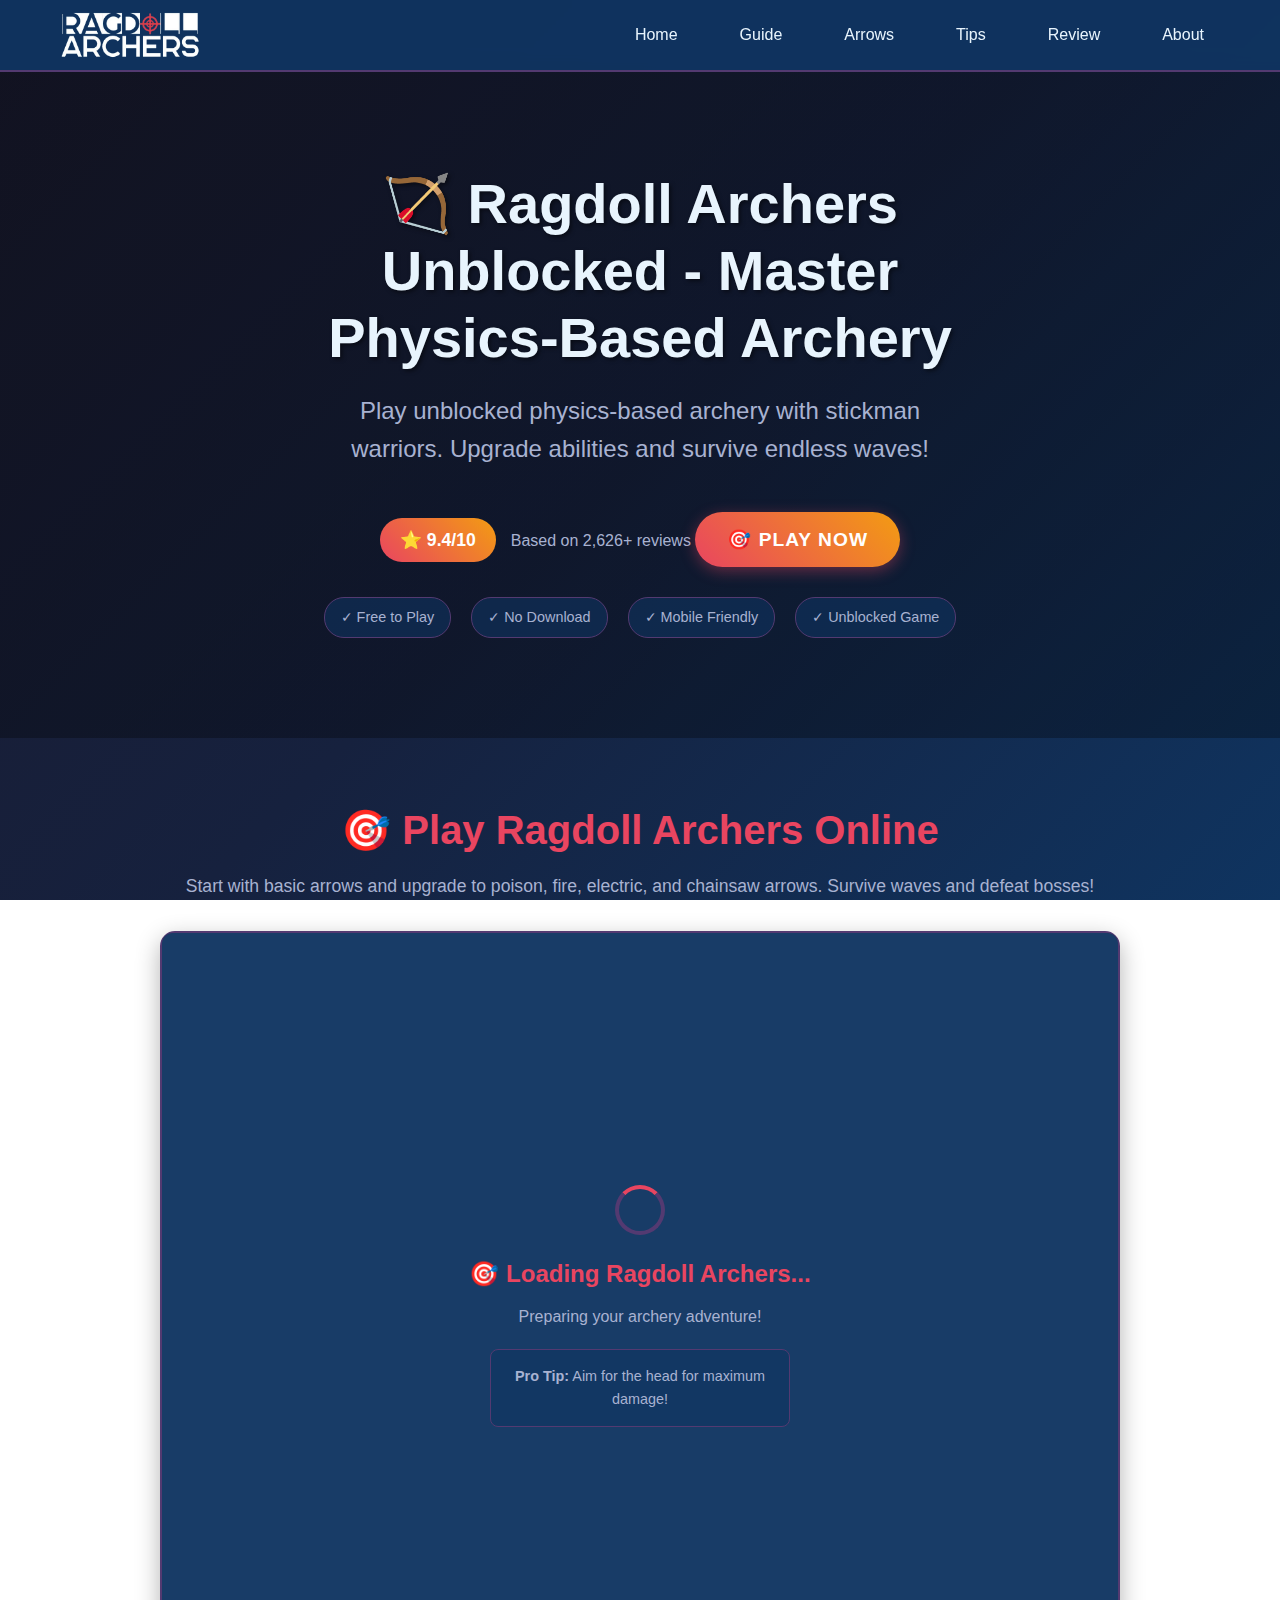
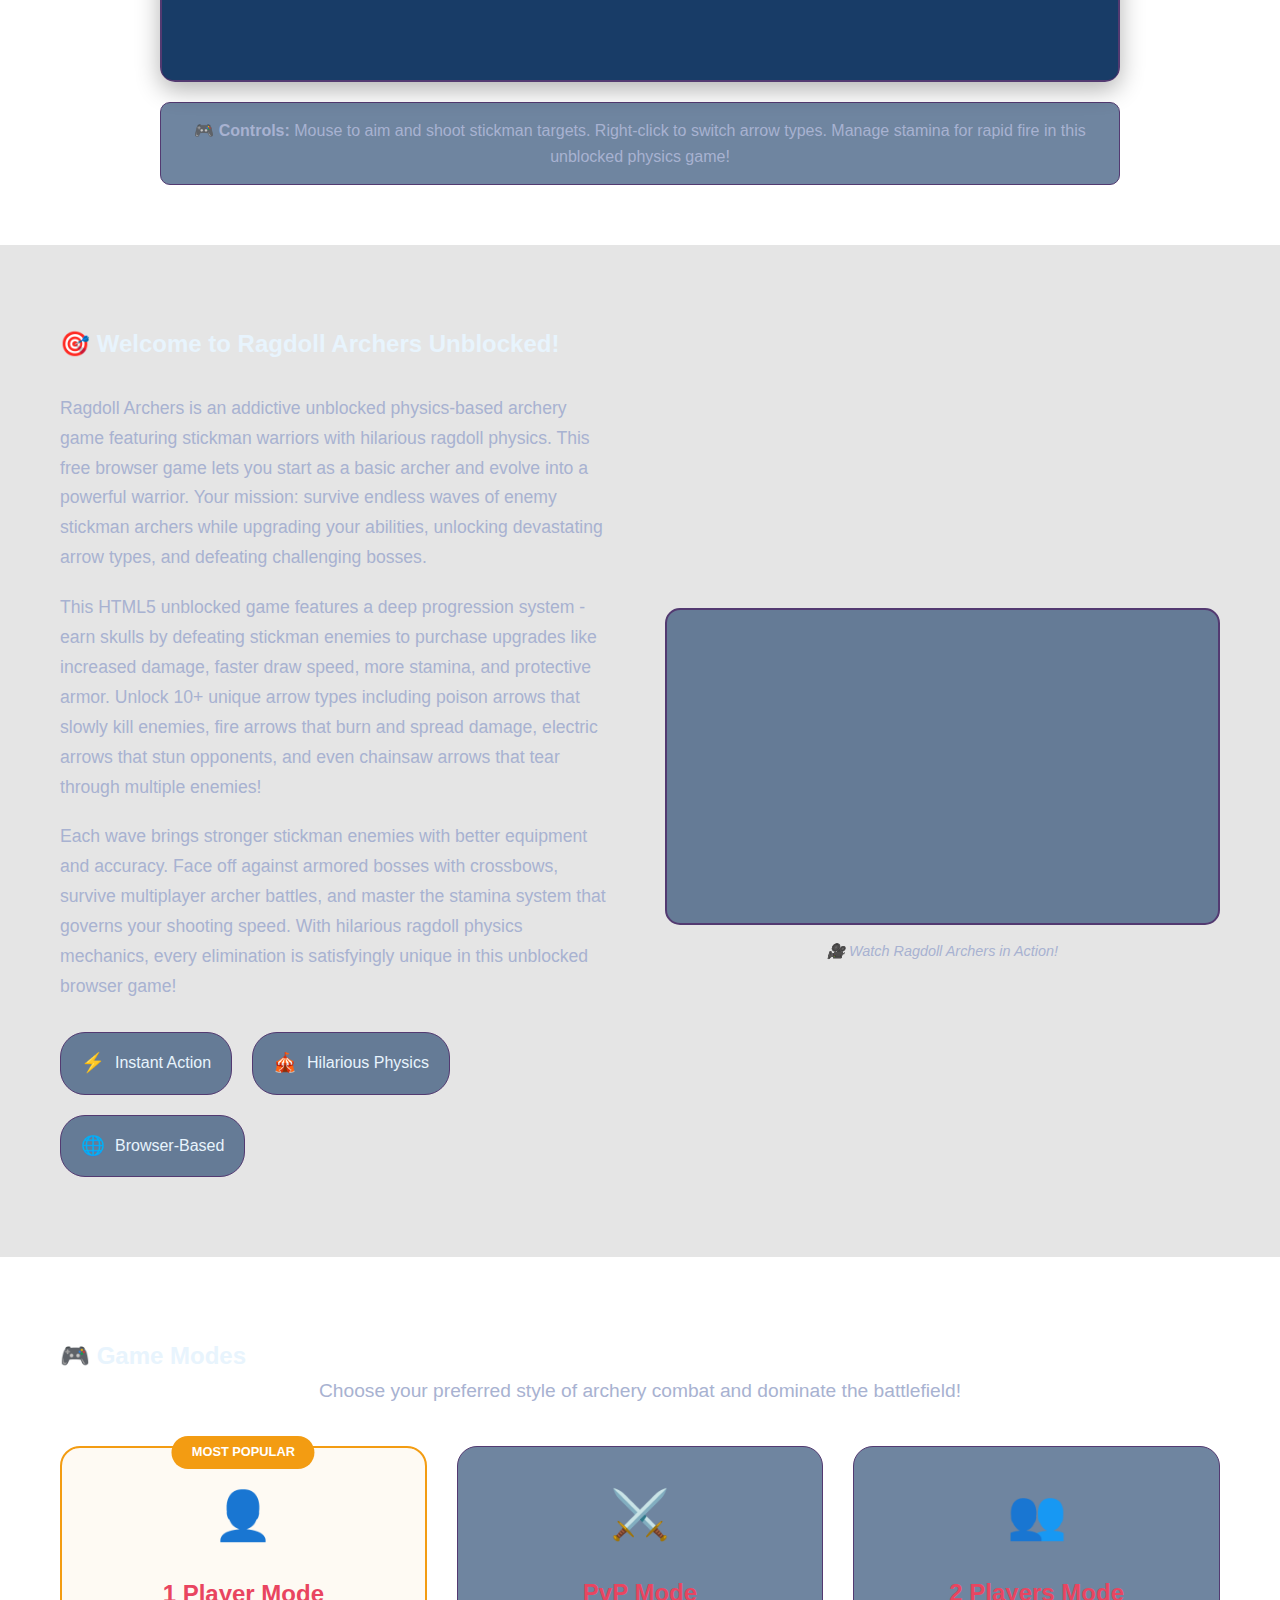
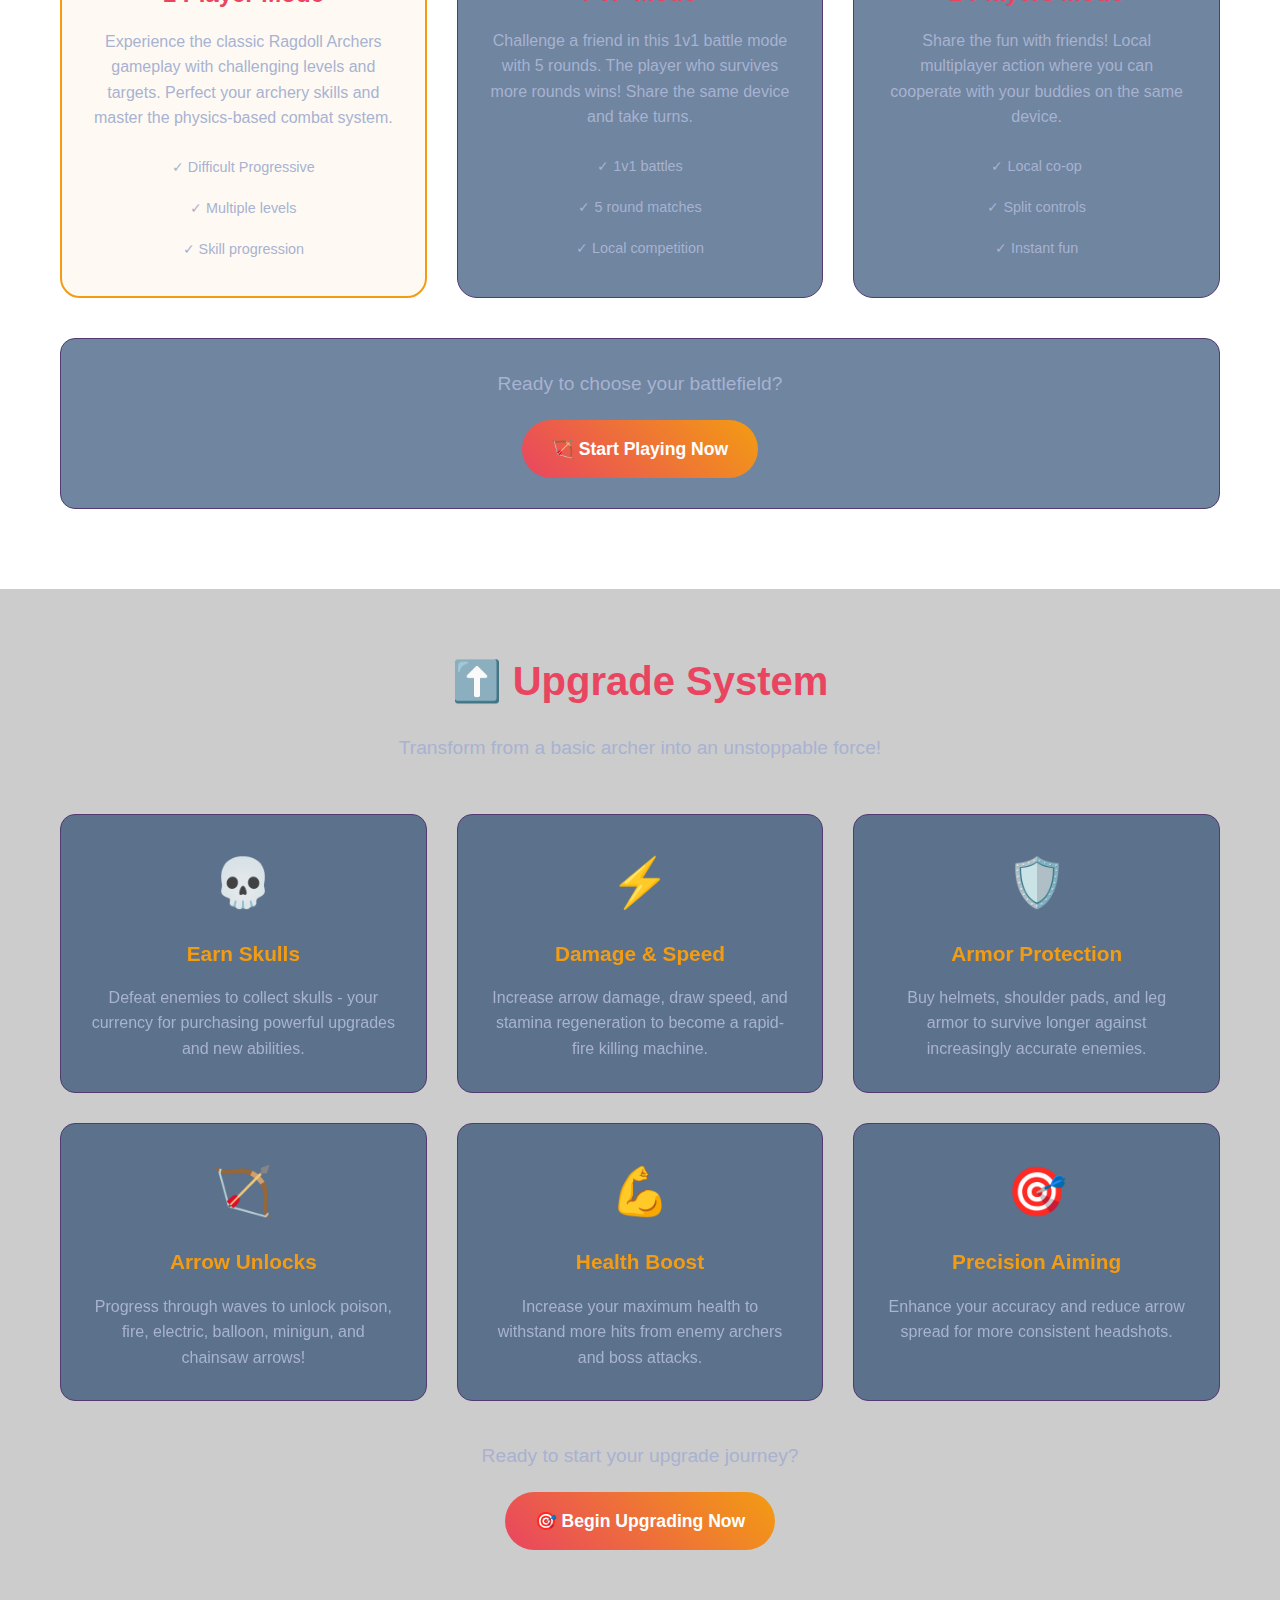
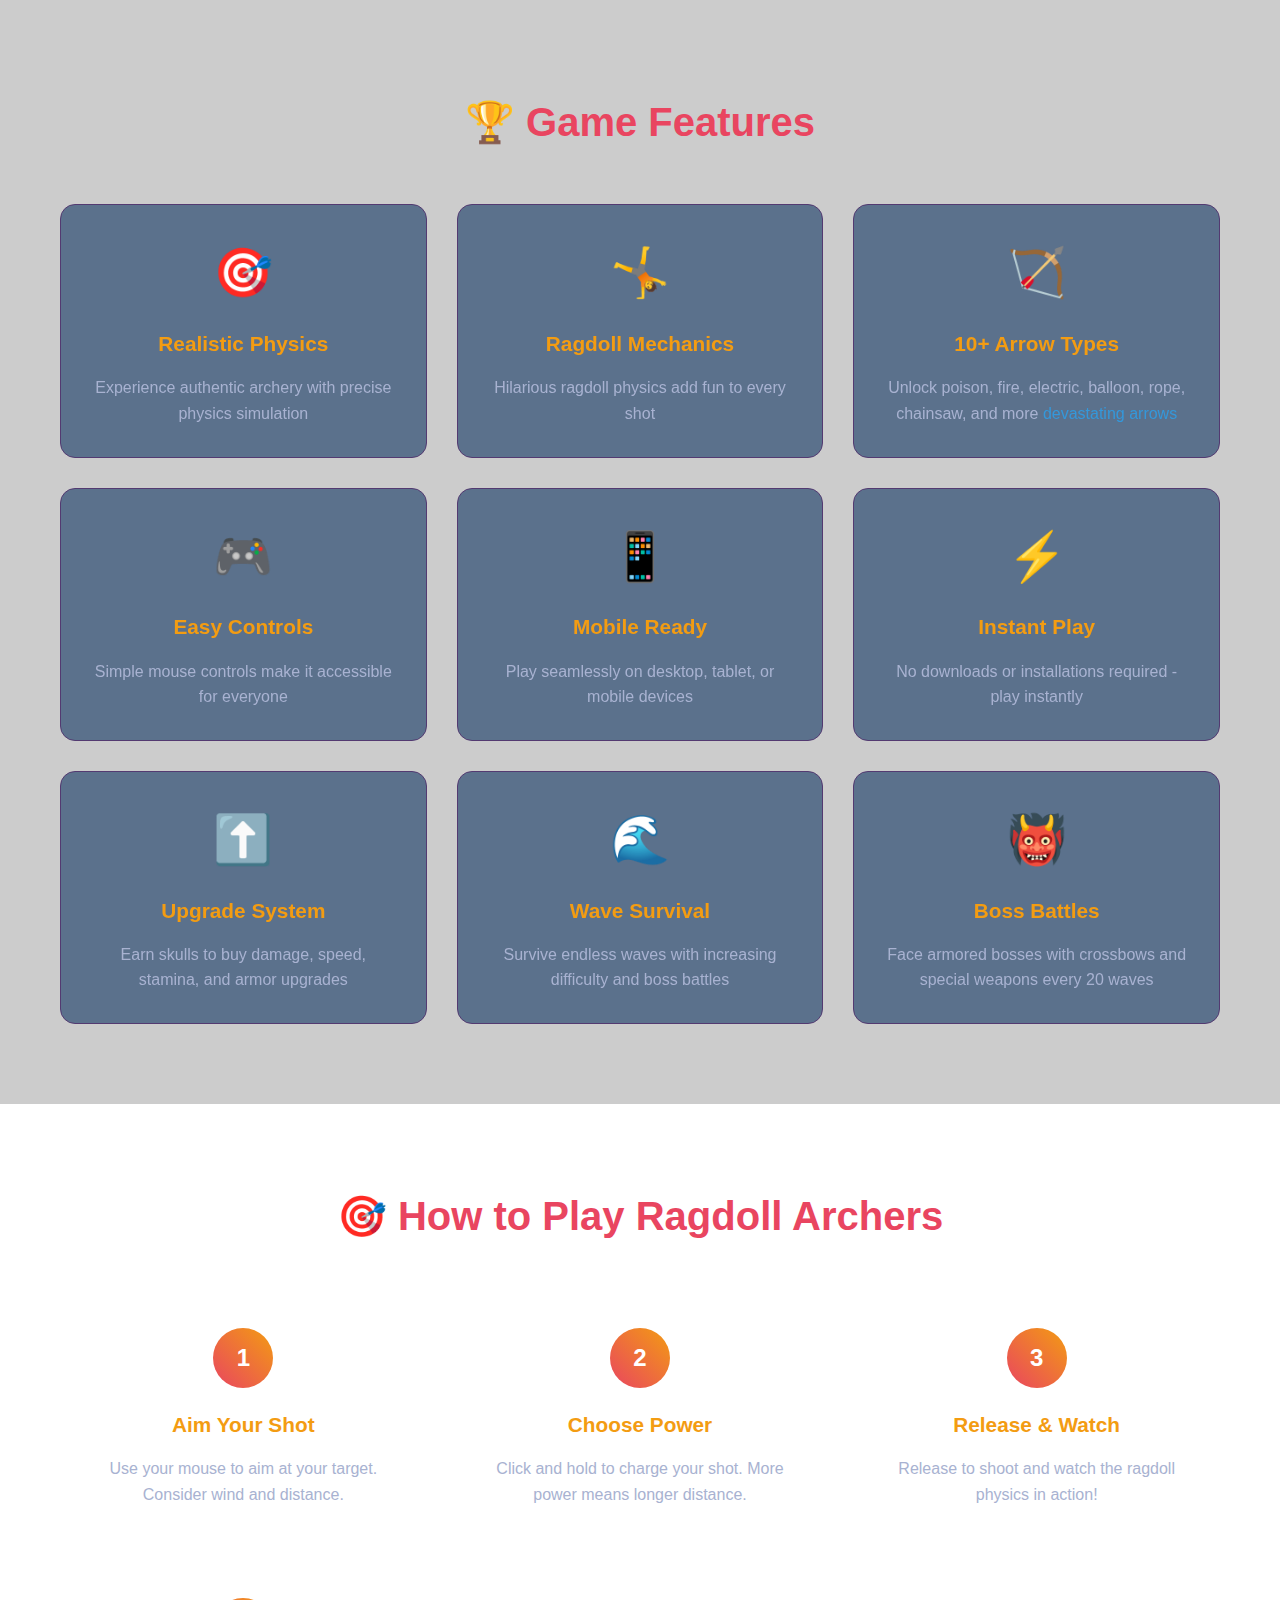
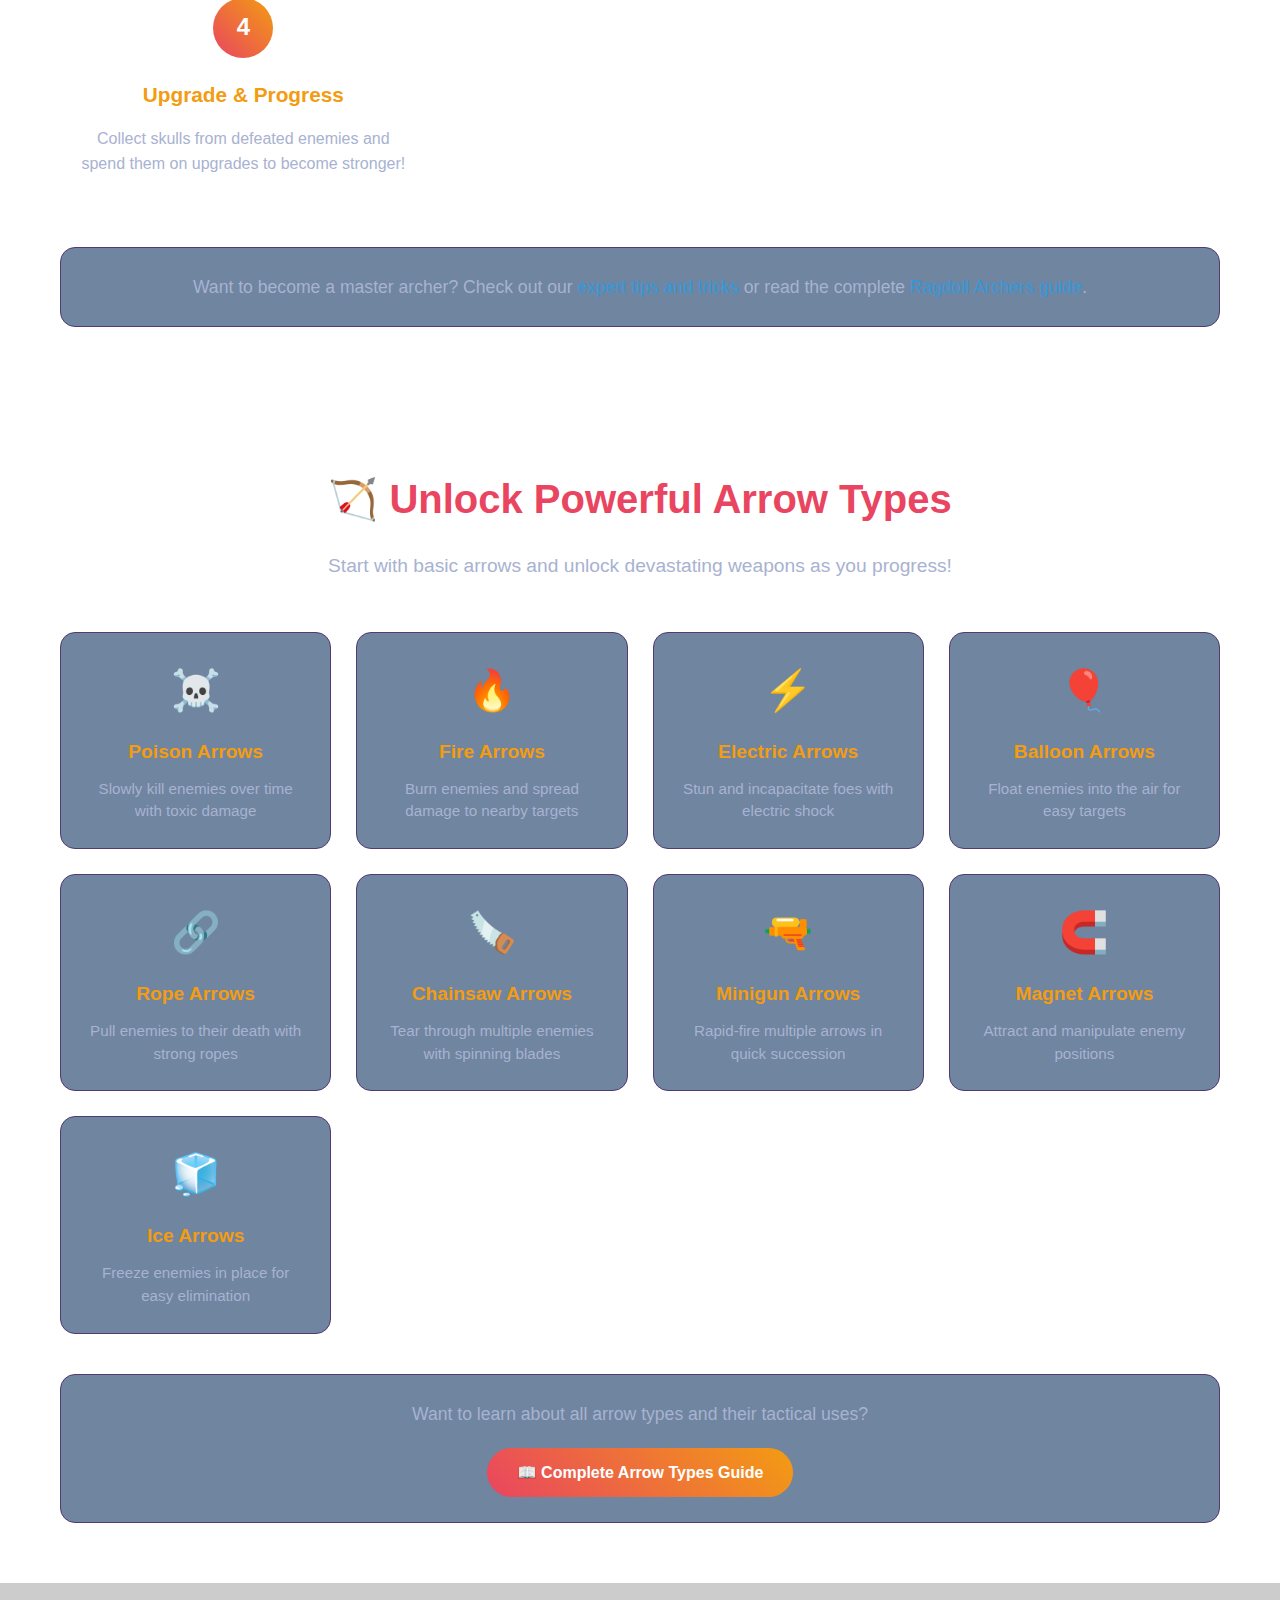
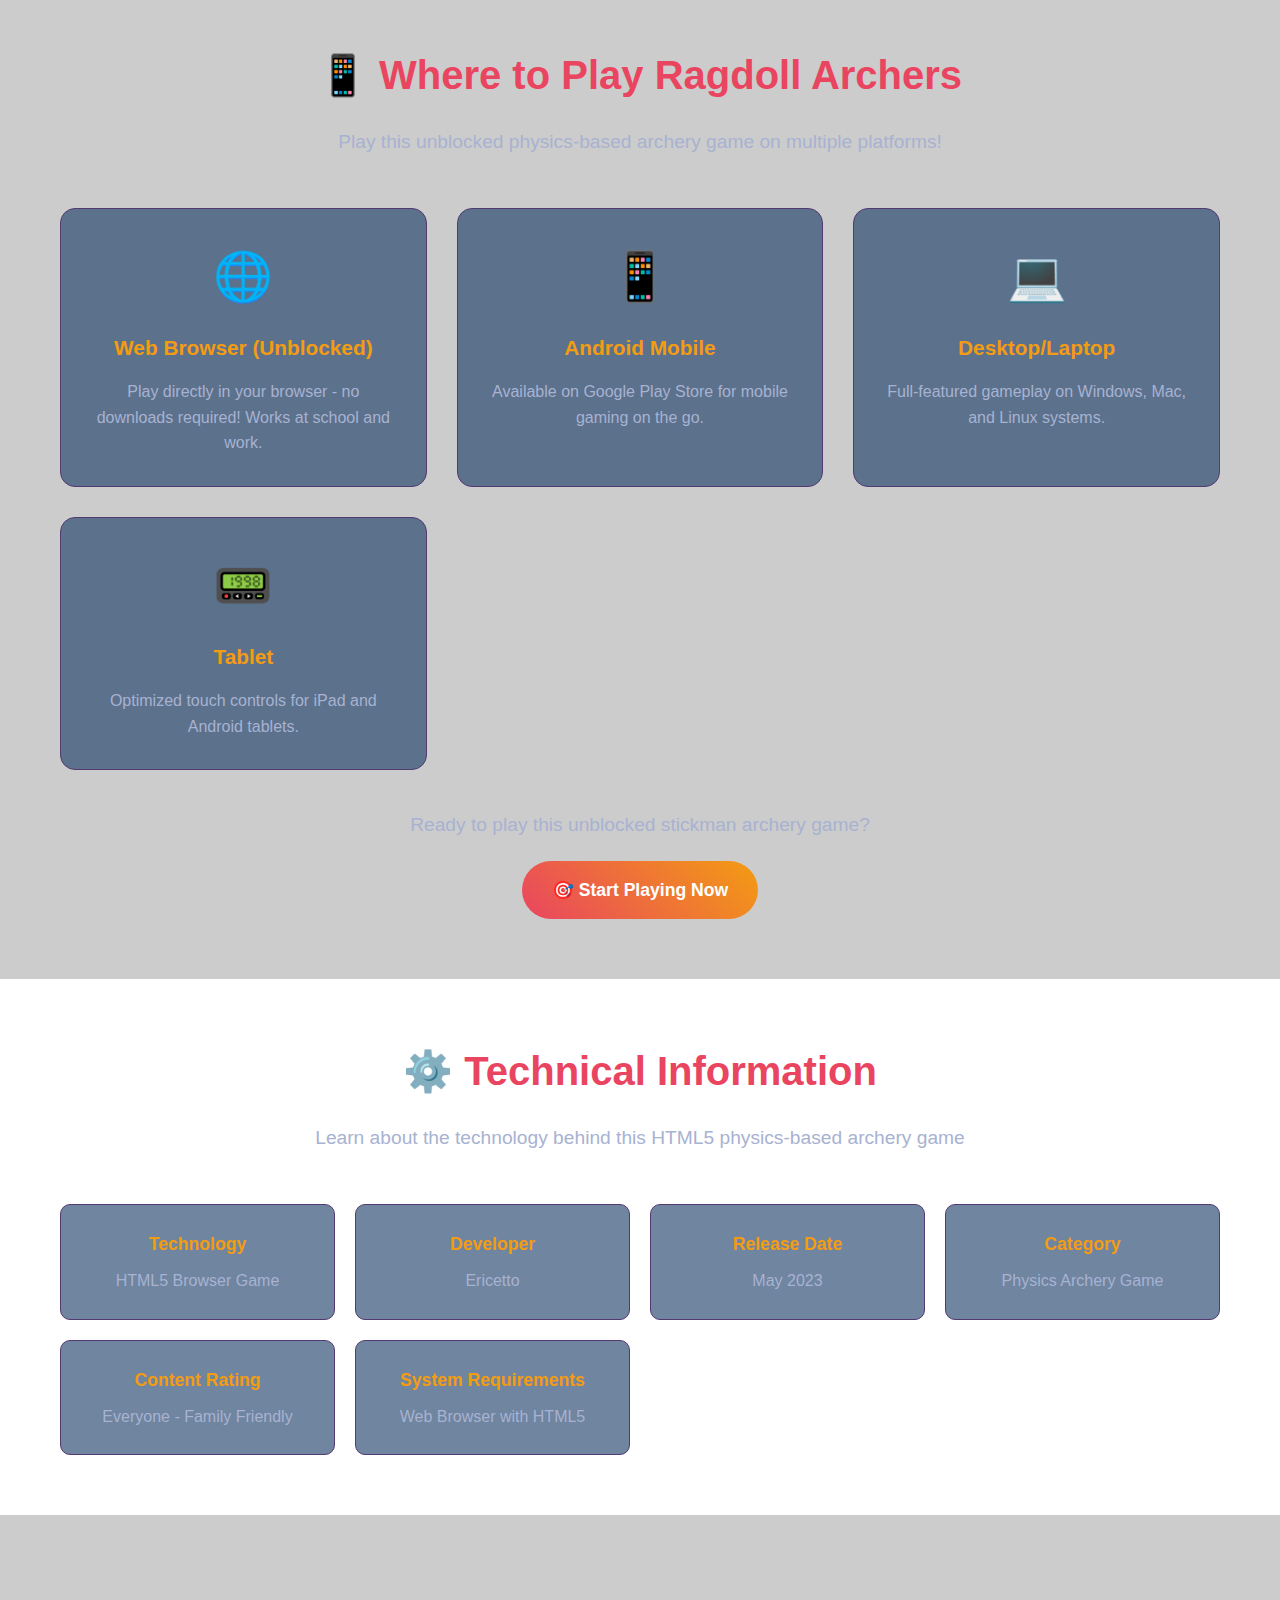
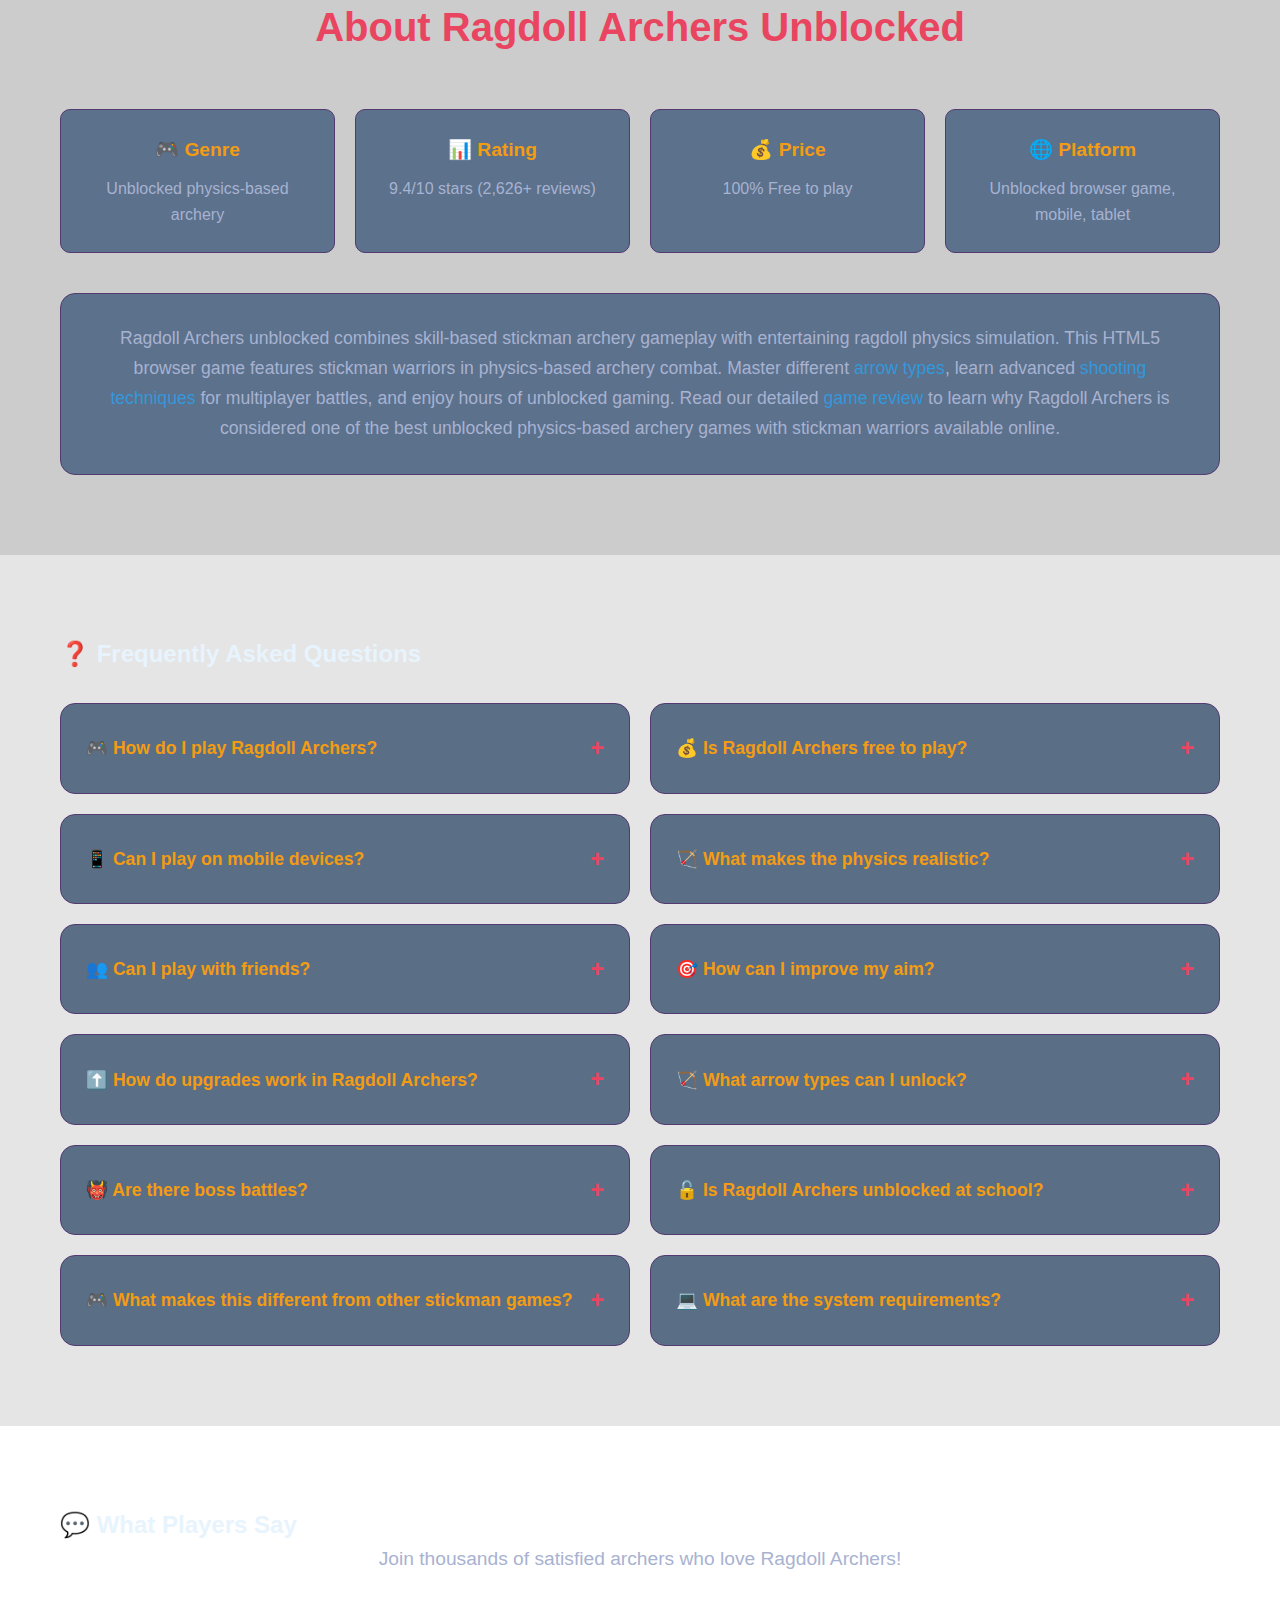
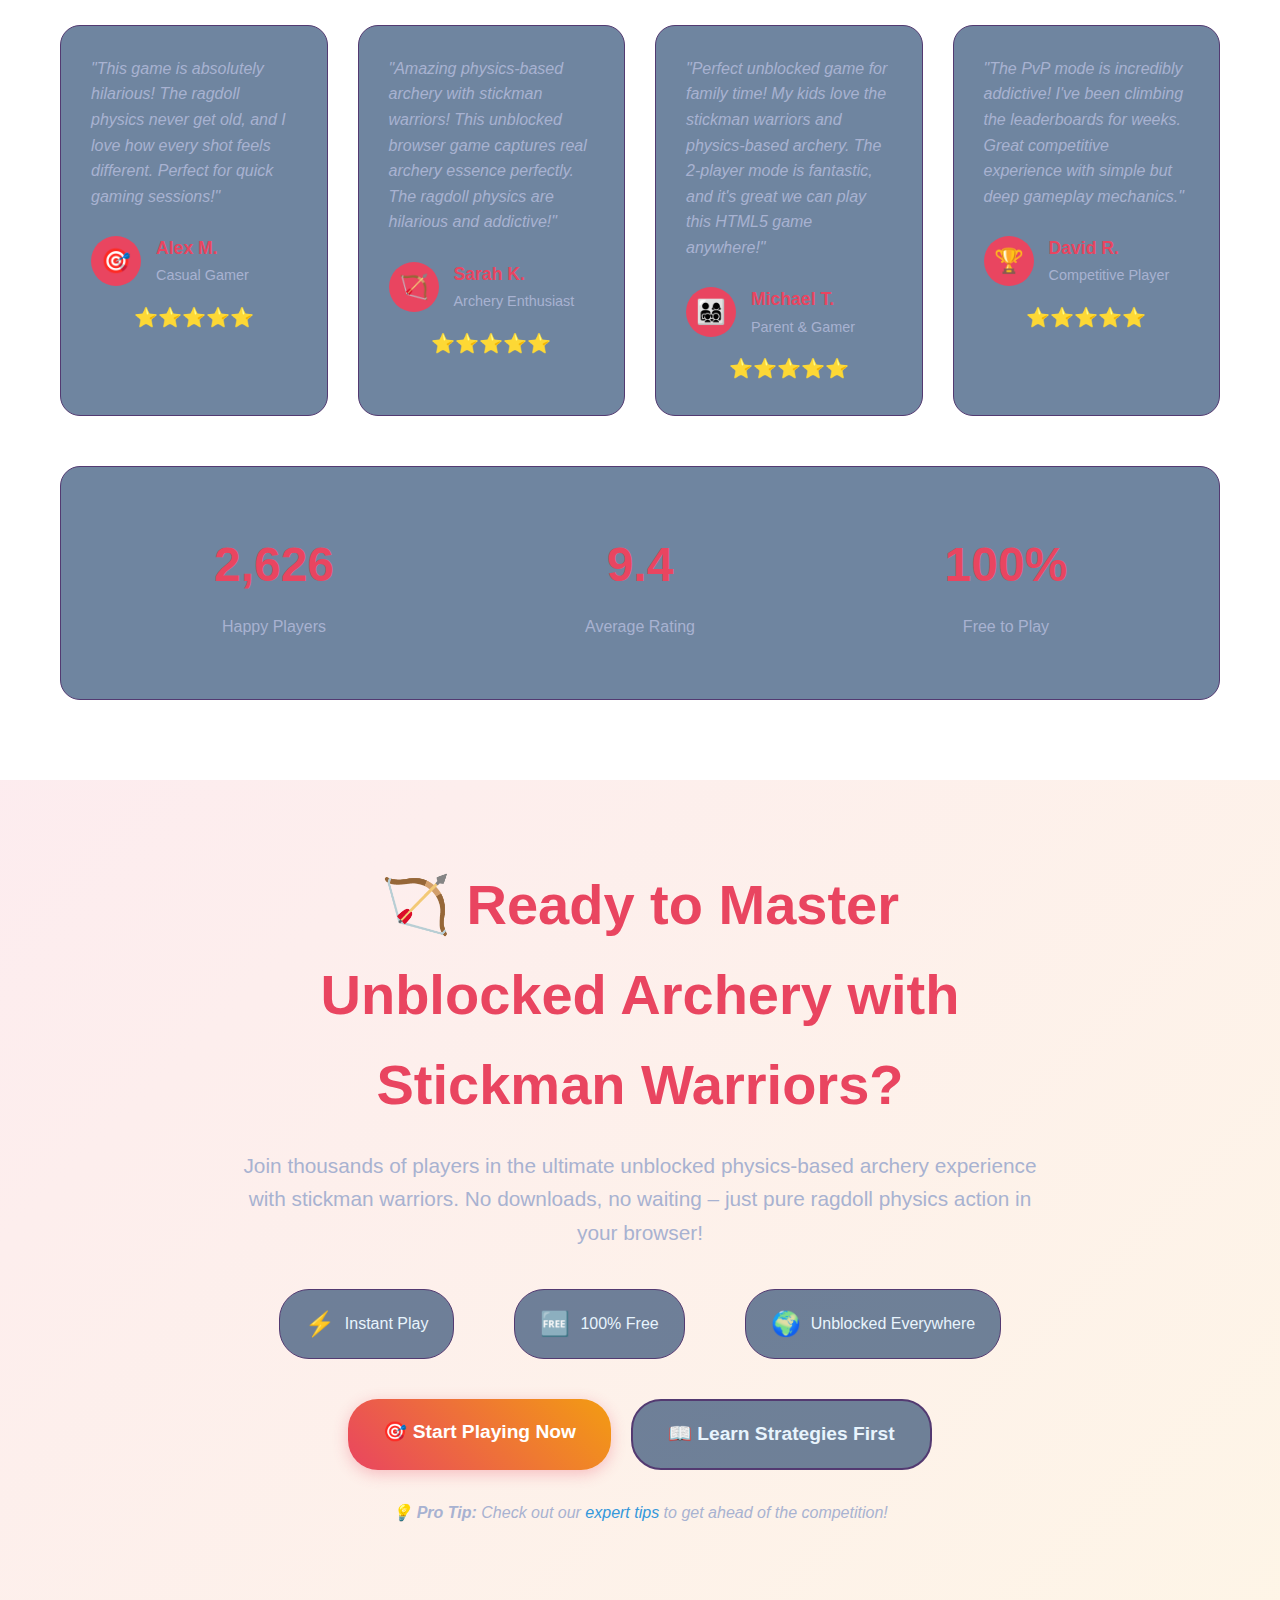
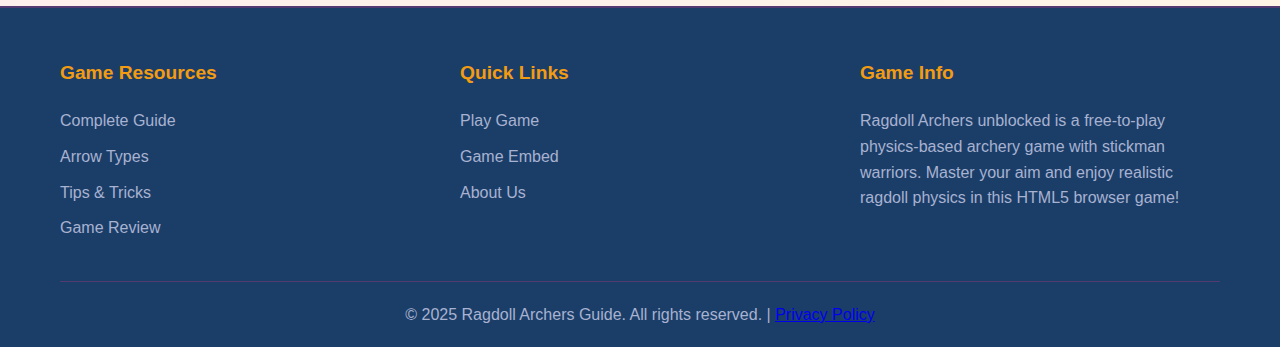
<file: index.html>
<!DOCTYPE html>
<html lang="en">
<head>
    <meta charset="UTF-8">
    <meta name="viewport" content="width=device-width, initial-scale=1.0">
    <title>Ragdoll Archers 🏹 Play Unblocked Physics Game Online Free</title>
    <meta name="description" content="Play Ragdoll Archers unblocked! Physics-based archery with stickman warriors. Upgrade abilities, unlock arrow types, multiplayer PvP & co-op. Free browser game, no download!">
    <meta name="keywords" content="ragdoll archers, ragdoll archers unblocked, physics-based archery, stickman warriors, browser game, HTML5 game, multiplayer bow game, ragdoll shooting game, stickman archery, unblocked physics games">
    
    <!-- SEO Tags -->
    <meta name="robots" content="index, follow">
    <meta name="author" content="Ragdoll Archers Guide">
    <meta name="language" content="English">
    <link rel="canonical" href="https://ragdoll-archers-website.pages.dev/">
    
    <!-- Open Graph Tags -->
    <meta property="og:title" content="Ragdoll Archers 🏹 Play Unblocked Physics Game Online Free">
    <meta property="og:description" content="Play Ragdoll Archers unblocked! Physics-based archery with stickman warriors. Upgrade abilities, unlock arrow types, multiplayer PvP & co-op. Free browser game, no download!">
    <meta property="og:type" content="website">
    <meta property="og:url" content="https://ragdoll-archers-website.pages.dev/">
    <meta property="og:image" content="https://ragdoll-archers-website.pages.dev/ragdoll-archers-logo.webp">
    <meta property="og:site_name" content="Ragdoll Archers">
    
    <!-- Twitter Cards -->
    <meta name="twitter:card" content="summary_large_image">
    <meta name="twitter:title" content="Ragdoll Archers 🏹 Play Unblocked Physics Game Online Free">
    <meta name="twitter:description" content="Play Ragdoll Archers unblocked! Physics-based archery with stickman warriors. Upgrade abilities, unlock arrow types, multiplayer PvP & co-op. Free browser game, no download!">
    <meta name="twitter:image" content="https://ragdoll-archers-website.pages.dev/ragdoll-archers-logo.webp">
    
    <!-- Performance Optimization -->
    <link rel="preconnect" href="https://fonts.googleapis.com">
    <link rel="dns-prefetch" href="https://bitlifeonline.github.io">
    
    <!-- PWA Support -->
    <link rel="manifest" href="manifest.json">
    <meta name="theme-color" content="#e94560">
    
    <!-- Favicon -->
    <link rel="icon" type="image/png" href="favicon.png">
    
    <!-- CSS Files -->
    <link rel="stylesheet" href="css/main.css">
    <link rel="stylesheet" href="css/responsive.css">
    
    <!-- Structured Data -->
    <script type="application/ld+json">
    {
      "@context": "https://schema.org",
      "@type": "VideoGame",
      "name": "Ragdoll Archers",
      "description": "Physics-based archery survival game with stickman warriors, upgrades, multiple arrow types, and boss battles",
      "genre": ["Action", "Archery", "Physics", "Strategy", "Survival", "Upgrade"],
      "gamePlatform": ["Web Browser", "HTML5", "Mobile", "Android", "iOS"],
      "operatingSystem": "Any",
      "applicationCategory": "Game",
      "offers": {
        "@type": "Offer",
        "price": "0",
        "priceCurrency": "USD"
      },
      "aggregateRating": {
        "@type": "AggregateRating",
        "ratingValue": "9.4",
        "bestRating": "10",
        "worstRating": "1",
        "ratingCount": "2626",
        "reviewCount": "847"
      },
      "gameItem": [
        {
          "@type": "Thing",
          "name": "Arrow Types",
          "description": "Poison, fire, electric, balloon, rope, chainsaw arrows"
        },
        {
          "@type": "Thing", 
          "name": "Upgrade System",
          "description": "Skull currency for damage, speed, armor upgrades"
        }
      ],
      "numberOfPlayers": "1-2",
      "systemRequirements": "Web Browser with HTML5 support",
      "applicationSubCategory": "Physics Archery Game",
      "contentRating": "Everyone",
      "author": {
        "@type": "Organization",
        "name": "Ericetto"
      },
      "datePublished": "2023-05-01",
      "inLanguage": "en"
    }
    </script>
</head>
<body>
    <header class="header">
        <nav class="nav">
            <div class="nav-container">
                <a href="index.html" class="logo">
                    <img src="ragdoll-archers-logo.webp" alt="Ragdoll Archers" style="height: 50px; width: auto;">
                </a>
                <ul class="nav-menu">
                    <li><a href="index.html">Home</a></li>
                    <li><a href="guide.html">Guide</a></li>
                    <li><a href="arrows.html">Arrows</a></li>
                    <li><a href="tips.html">Tips</a></li>
                    <li><a href="review.html">Review</a></li>
                    <li><a href="about.html">About</a></li>
                </ul>
                <div class="hamburger">
                    <span></span>
                    <span></span>
                    <span></span>
                </div>
            </div>
        </nav>
    </header>

    <main>
        <!-- Hero Section -->
        <section class="hero">
            <div class="hero-content">
                <h1>🏹 Ragdoll Archers Unblocked - Master Physics-Based Archery</h1>
                <p class="hero-subtitle">Play unblocked physics-based archery with stickman warriors. Upgrade abilities and survive endless waves!</p>
                <div class="hero-rating">
                    <span class="rating-badge">⭐ 9.4/10</span>
                    <span class="rating-text">Based on 2,626+ reviews</span>
                </div>
                <button onclick="scrollToGame()" class="cta-button">🎯 Play Now</button>
                <div class="hero-features">
                    <span class="feature-tag">✓ Free to Play</span>
                    <span class="feature-tag">✓ No Download</span>
                    <span class="feature-tag">✓ Mobile Friendly</span>
                    <span class="feature-tag">✓ Unblocked Game</span>
                </div>
            </div>
        </section>


        <!-- Game Container -->
        <section id="game" class="game-section">
            <div class="game-container">
                <h2>🎯 Play Ragdoll Archers Online</h2>
                <p>Start with basic arrows and upgrade to poison, fire, electric, and chainsaw arrows. Survive waves and defeat bosses!</p>
                <div class="game-wrapper">
                    <iframe 
                        src="https://bitlifeonline.github.io/ragdoll-archers/" 
                        title="Ragdoll Archers Game"
                        loading="lazy"
                        allowfullscreen>
                    </iframe>
                </div>
                <div class="game-controls">
                    <p><strong>🎮 Controls:</strong> Mouse to aim and shoot stickman targets. Right-click to switch arrow types. Manage stamina for rapid fire in this unblocked physics game!</p>
                </div>
            </div>
        </section>

        <!-- Game Introduction -->
        <section class="game-introduction">
            <div class="container">
                <h2>🎯 Welcome to Ragdoll Archers Unblocked!</h2>
                <div class="introduction-content">
                    <div class="introduction-text">
                        <p>Ragdoll Archers is an addictive unblocked physics-based archery game featuring stickman warriors with hilarious ragdoll physics. This free browser game lets you start as a basic archer and evolve into a powerful warrior. Your mission: survive endless waves of enemy stickman archers while upgrading your abilities, unlocking devastating arrow types, and defeating challenging bosses.</p>
                        
                        <p>This HTML5 unblocked game features a deep progression system - earn skulls by defeating stickman enemies to purchase upgrades like increased damage, faster draw speed, more stamina, and protective armor. Unlock 10+ unique arrow types including poison arrows that slowly kill enemies, fire arrows that burn and spread damage, electric arrows that stun opponents, and even chainsaw arrows that tear through multiple enemies!</p>
                        
                        <p>Each wave brings stronger stickman enemies with better equipment and accuracy. Face off against armored bosses with crossbows, survive multiplayer archer battles, and master the stamina system that governs your shooting speed. With hilarious ragdoll physics mechanics, every elimination is satisfyingly unique in this unblocked browser game!</p>
                        
                        <div class="introduction-highlights">
                            <div class="highlight-item">
                                <span class="highlight-icon">⚡</span>
                                <span>Instant Action</span>
                            </div>
                            <div class="highlight-item">
                                <span class="highlight-icon">🎪</span>
                                <span>Hilarious Physics</span>
                            </div>
                            <div class="highlight-item">
                                <span class="highlight-icon">🌐</span>
                                <span>Browser-Based</span>
                            </div>
                        </div>
                    </div>
                    
                    <div class="introduction-video">
                        <div class="video-wrapper">
                            <iframe 
                                src="https://www.youtube.com/embed/APl03PuxiXU" 
                                title="Ragdoll Archers Gameplay Video"
                                frameborder="0" 
                                allow="accelerometer; autoplay; clipboard-write; encrypted-media; gyroscope; picture-in-picture" 
                                allowfullscreen>
                            </iframe>
                        </div>
                        <p class="video-caption">🎥 Watch Ragdoll Archers in Action!</p>
                    </div>
                </div>
            </div>
        </section>

        <!-- Game Modes -->
        <section class="game-modes">
            <div class="container">
                <h2>🎮 Game Modes</h2>
                <p class="modes-intro">Choose your preferred style of archery combat and dominate the battlefield!</p>
                
                <div class="modes-grid">
                    <div class="mode-card featured">
                        <div class="mode-badge">Most Popular</div>
                        <div class="mode-icon">👤</div>
                        <h3>1 Player Mode</h3>
                        <p class="mode-description">Experience the classic Ragdoll Archers gameplay with challenging levels and targets. Perfect your archery skills and master the physics-based combat system.</p>
                        <div class="mode-features">
                            <span class="mode-feature">✓ Difficult Progressive</span>
                            <span class="mode-feature">✓ Multiple levels</span>
                            <span class="mode-feature">✓ Skill progression</span>
                        </div>
                    </div>
                    
                    <div class="mode-card">
                        <div class="mode-icon">⚔️</div>
                        <h3>PvP Mode</h3>
                        <p class="mode-description">Challenge a friend in this 1v1 battle mode with 5 rounds. The player who survives more rounds wins! Share the same device and take turns.</p>
                        <div class="mode-features">
                            <span class="mode-feature">✓ 1v1 battles</span>
                            <span class="mode-feature">✓ 5 round matches</span>
                            <span class="mode-feature">✓ Local competition</span>
                        </div>
                    </div>
                    
                    <div class="mode-card">
                        <div class="mode-icon">👥</div>
                        <h3>2 Players Mode</h3>
                        <p class="mode-description">Share the fun with friends! Local multiplayer action where you can cooperate with your buddies on the same device.</p>
                        <div class="mode-features">
                            <span class="mode-feature">✓ Local co-op</span>
                            <span class="mode-feature">✓ Split controls</span>
                            <span class="mode-feature">✓ Instant fun</span>
                        </div>
                    </div>
                </div>
                
                <div class="modes-cta">
                    <p>Ready to choose your battlefield?</p>
                    <a href="#game" class="modes-play-btn">🏹 Start Playing Now</a>
                </div>
            </div>
        </section>

        <!-- Upgrade System -->
        <section class="upgrade-system">
            <div class="container">
                <h2>⬆️ Upgrade System</h2>
                <p class="section-intro">Transform from a basic archer into an unstoppable force!</p>
                
                <div class="upgrades-grid">
                    <div class="upgrade-card">
                        <div class="upgrade-icon">💀</div>
                        <h3>Earn Skulls</h3>
                        <p>Defeat enemies to collect skulls - your currency for purchasing powerful upgrades and new abilities.</p>
                    </div>
                    
                    <div class="upgrade-card">
                        <div class="upgrade-icon">⚡</div>
                        <h3>Damage & Speed</h3>
                        <p>Increase arrow damage, draw speed, and stamina regeneration to become a rapid-fire killing machine.</p>
                    </div>
                    
                    <div class="upgrade-card">
                        <div class="upgrade-icon">🛡️</div>
                        <h3>Armor Protection</h3>
                        <p>Buy helmets, shoulder pads, and leg armor to survive longer against increasingly accurate enemies.</p>
                    </div>
                    
                    <div class="upgrade-card">
                        <div class="upgrade-icon">🏹</div>
                        <h3>Arrow Unlocks</h3>
                        <p>Progress through waves to unlock poison, fire, electric, balloon, minigun, and chainsaw arrows!</p>
                    </div>
                    
                    <div class="upgrade-card">
                        <div class="upgrade-icon">💪</div>
                        <h3>Health Boost</h3>
                        <p>Increase your maximum health to withstand more hits from enemy archers and boss attacks.</p>
                    </div>
                    
                    <div class="upgrade-card">
                        <div class="upgrade-icon">🎯</div>
                        <h3>Precision Aiming</h3>
                        <p>Enhance your accuracy and reduce arrow spread for more consistent headshots.</p>
                    </div>
                </div>
                
                <div class="upgrade-cta">
                    <p>Ready to start your upgrade journey?</p>
                    <a href="#game" class="upgrade-play-btn">🎯 Begin Upgrading Now</a>
                </div>
            </div>
        </section>

        <!-- Features Grid -->
        <section class="features">
            <div class="container">
                <h2>🏆 Game Features</h2>
                <div class="features-grid">
                    <div class="feature-card">
                        <div class="feature-icon">🎯</div>
                        <h3>Realistic Physics</h3>
                        <p>Experience authentic archery with precise physics simulation</p>
                    </div>
                    <div class="feature-card">
                        <div class="feature-icon">🤸</div>
                        <h3>Ragdoll Mechanics</h3>
                        <p>Hilarious ragdoll physics add fun to every shot</p>
                    </div>
                    <div class="feature-card">
                        <div class="feature-icon">🏹</div>
                        <h3>10+ Arrow Types</h3>
                        <p>Unlock poison, fire, electric, balloon, rope, chainsaw, and more <a href="arrows.html">devastating arrows</a></p>
                    </div>
                    <div class="feature-card">
                        <div class="feature-icon">🎮</div>
                        <h3>Easy Controls</h3>
                        <p>Simple mouse controls make it accessible for everyone</p>
                    </div>
                    <div class="feature-card">
                        <div class="feature-icon">📱</div>
                        <h3>Mobile Ready</h3>
                        <p>Play seamlessly on desktop, tablet, or mobile devices</p>
                    </div>
                    <div class="feature-card">
                        <div class="feature-icon">⚡</div>
                        <h3>Instant Play</h3>
                        <p>No downloads or installations required - play instantly</p>
                    </div>
                    <div class="feature-card">
                        <div class="feature-icon">⬆️</div>
                        <h3>Upgrade System</h3>
                        <p>Earn skulls to buy damage, speed, stamina, and armor upgrades</p>
                    </div>
                    <div class="feature-card">
                        <div class="feature-icon">🌊</div>
                        <h3>Wave Survival</h3>
                        <p>Survive endless waves with increasing difficulty and boss battles</p>
                    </div>
                    <div class="feature-card">
                        <div class="feature-icon">👹</div>
                        <h3>Boss Battles</h3>
                        <p>Face armored bosses with crossbows and special weapons every 20 waves</p>
                    </div>
                </div>
            </div>
        </section>

        <!-- How to Play -->
        <section class="how-to-play">
            <div class="container">
                <h2>🎯 How to Play Ragdoll Archers</h2>
                <div class="steps-grid">
                    <div class="step">
                        <div class="step-number">1</div>
                        <h3>Aim Your Shot</h3>
                        <p>Use your mouse to aim at your target. Consider wind and distance.</p>
                    </div>
                    <div class="step">
                        <div class="step-number">2</div>
                        <h3>Choose Power</h3>
                        <p>Click and hold to charge your shot. More power means longer distance.</p>
                    </div>
                    <div class="step">
                        <div class="step-number">3</div>
                        <h3>Release & Watch</h3>
                        <p>Release to shoot and watch the ragdoll physics in action!</p>
                    </div>
                    <div class="step">
                        <div class="step-number">4</div>
                        <h3>Upgrade & Progress</h3>
                        <p>Collect skulls from defeated enemies and spend them on upgrades to become stronger!</p>
                    </div>
                </div>
                <div class="tips-preview">
                    <p>Want to become a master archer? Check out our <a href="tips.html">expert tips and tricks</a> or read the complete <a href="guide.html">Ragdoll Archers guide</a>.</p>
                </div>
            </div>
        </section>

        <!-- Arrow Types Preview -->
        <section class="arrow-types-preview">
            <div class="container">
                <h2>🏹 Unlock Powerful Arrow Types</h2>
                <p class="section-intro">Start with basic arrows and unlock devastating weapons as you progress!</p>
                
                <div class="arrows-preview-grid">
                    <div class="arrow-preview">
                        <div class="arrow-icon">☠️</div>
                        <h3>Poison Arrows</h3>
                        <p>Slowly kill enemies over time with toxic damage</p>
                    </div>
                    
                    <div class="arrow-preview">
                        <div class="arrow-icon">🔥</div>
                        <h3>Fire Arrows</h3>
                        <p>Burn enemies and spread damage to nearby targets</p>
                    </div>
                    
                    <div class="arrow-preview">
                        <div class="arrow-icon">⚡</div>
                        <h3>Electric Arrows</h3>
                        <p>Stun and incapacitate foes with electric shock</p>
                    </div>
                    
                    <div class="arrow-preview">
                        <div class="arrow-icon">🎈</div>
                        <h3>Balloon Arrows</h3>
                        <p>Float enemies into the air for easy targets</p>
                    </div>
                    
                    <div class="arrow-preview">
                        <div class="arrow-icon">🔗</div>
                        <h3>Rope Arrows</h3>
                        <p>Pull enemies to their death with strong ropes</p>
                    </div>
                    
                    <div class="arrow-preview">
                        <div class="arrow-icon">🪚</div>
                        <h3>Chainsaw Arrows</h3>
                        <p>Tear through multiple enemies with spinning blades</p>
                    </div>
                    
                    <div class="arrow-preview">
                        <div class="arrow-icon">🔫</div>
                        <h3>Minigun Arrows</h3>
                        <p>Rapid-fire multiple arrows in quick succession</p>
                    </div>
                    
                    <div class="arrow-preview">
                        <div class="arrow-icon">🧲</div>
                        <h3>Magnet Arrows</h3>
                        <p>Attract and manipulate enemy positions</p>
                    </div>
                    
                    <div class="arrow-preview">
                        <div class="arrow-icon">🧊</div>
                        <h3>Ice Arrows</h3>
                        <p>Freeze enemies in place for easy elimination</p>
                    </div>
                </div>
                
                <div class="arrows-full-guide">
                    <p>Want to learn about all arrow types and their tactical uses?</p>
                    <a href="arrows.html" class="arrows-guide-btn">📖 Complete Arrow Types Guide</a>
                </div>
            </div>
        </section>

        <!-- Platform Availability -->
        <section class="platform-availability">
            <div class="container">
                <h2>📱 Where to Play Ragdoll Archers</h2>
                <p class="section-intro">Play this unblocked physics-based archery game on multiple platforms!</p>
                
                <div class="platforms-grid">
                    <div class="platform-card">
                        <div class="platform-icon">🌐</div>
                        <h3>Web Browser (Unblocked)</h3>
                        <p>Play directly in your browser - no downloads required! Works at school and work.</p>
                    </div>
                    
                    <div class="platform-card">
                        <div class="platform-icon">📱</div>
                        <h3>Android Mobile</h3>
                        <p>Available on Google Play Store for mobile gaming on the go.</p>
                    </div>
                    
                    <div class="platform-card">
                        <div class="platform-icon">💻</div>
                        <h3>Desktop/Laptop</h3>
                        <p>Full-featured gameplay on Windows, Mac, and Linux systems.</p>
                    </div>
                    
                    <div class="platform-card">
                        <div class="platform-icon">📟</div>
                        <h3>Tablet</h3>
                        <p>Optimized touch controls for iPad and Android tablets.</p>
                    </div>
                </div>
                
                <div class="platform-cta">
                    <p>Ready to play this unblocked stickman archery game?</p>
                    <a href="#game" class="platform-play-btn">🎯 Start Playing Now</a>
                </div>
            </div>
        </section>

        <!-- Technical Specifications -->
        <section class="technical-specs">
            <div class="container">
                <h2>⚙️ Technical Information</h2>
                <p class="section-intro">Learn about the technology behind this HTML5 physics-based archery game</p>
                
                <div class="tech-grid">
                    <div class="tech-card">
                        <div class="tech-label">Technology</div>
                        <div class="tech-value">HTML5 Browser Game</div>
                    </div>
                    
                    <div class="tech-card">
                        <div class="tech-label">Developer</div>
                        <div class="tech-value">Ericetto</div>
                    </div>
                    
                    <div class="tech-card">
                        <div class="tech-label">Release Date</div>
                        <div class="tech-value">May 2023</div>
                    </div>
                    
                    <div class="tech-card">
                        <div class="tech-label">Category</div>
                        <div class="tech-value">Physics Archery Game</div>
                    </div>
                    
                    <div class="tech-card">
                        <div class="tech-label">Content Rating</div>
                        <div class="tech-value">Everyone - Family Friendly</div>
                    </div>
                    
                    <div class="tech-card">
                        <div class="tech-label">System Requirements</div>
                        <div class="tech-value">Web Browser with HTML5</div>
                    </div>
                </div>
            </div>
        </section>

        <!-- Game Info -->
        <section class="game-info">
            <div class="container">
                <h2>About Ragdoll Archers Unblocked</h2>
                <div class="info-grid">
                    <div class="info-card">
                        <h3>🎮 Genre</h3>
                        <p>Unblocked physics-based archery</p>
                    </div>
                    <div class="info-card">
                        <h3>📊 Rating</h3>
                        <p>9.4/10 stars (2,626+ reviews)</p>
                    </div>
                    <div class="info-card">
                        <h3>💰 Price</h3>
                        <p>100% Free to play</p>
                    </div>
                    <div class="info-card">
                        <h3>🌐 Platform</h3>
                        <p>Unblocked browser game, mobile, tablet</p>
                    </div>
                </div>
                <p class="game-description">
                    Ragdoll Archers unblocked combines skill-based stickman archery gameplay with entertaining ragdoll physics simulation. 
                    This HTML5 browser game features stickman warriors in physics-based archery combat. Master different <a href="arrows.html">arrow types</a>, 
                    learn advanced <a href="tips.html">shooting techniques</a> for multiplayer battles, and enjoy hours of unblocked gaming. 
                    Read our detailed <a href="review.html">game review</a> to learn why Ragdoll Archers is considered one of the best 
                    unblocked physics-based archery games with stickman warriors available online.
                </p>
            </div>
        </section>

        <!-- FAQ Section -->
        <section class="faq-section">
            <div class="container">
                <h2>❓ Frequently Asked Questions</h2>
                <div class="faq-grid">
                    <div class="faq-item">
                        <div class="faq-question">
                            <h3>🎮 How do I play Ragdoll Archers?</h3>
                            <span class="faq-toggle">+</span>
                        </div>
                        <div class="faq-answer">
                            <p>Simply use your mouse to aim and click to shoot arrows. The game features intuitive controls - just point where you want to shoot and click to release your arrow. Master the physics to make perfect shots!</p>
                        </div>
                    </div>

                    <div class="faq-item">
                        <div class="faq-question">
                            <h3>💰 Is Ragdoll Archers free to play?</h3>
                            <span class="faq-toggle">+</span>
                        </div>
                        <div class="faq-answer">
                            <p>Yes! Ragdoll Archers is completely free to play. No downloads, no installations, no hidden fees. Just open your browser and start playing immediately.</p>
                        </div>
                    </div>

                    <div class="faq-item">
                        <div class="faq-question">
                            <h3>📱 Can I play on mobile devices?</h3>
                            <span class="faq-toggle">+</span>
                        </div>
                        <div class="faq-answer">
                            <p>Absolutely! Ragdoll Archers is fully optimized for mobile devices, tablets, and desktop computers. Play anywhere with a stable internet connection.</p>
                        </div>
                    </div>

                    <div class="faq-item">
                        <div class="faq-question">
                            <h3>🏹 What makes the physics realistic?</h3>
                            <span class="faq-toggle">+</span>
                        </div>
                        <div class="faq-answer">
                            <p>The game features advanced ragdoll physics that simulate realistic body movements, gravity effects, and arrow trajectories. Every shot creates unique and often hilarious results!</p>
                        </div>
                    </div>

                    <div class="faq-item">
                        <div class="faq-question">
                            <h3>👥 Can I play with friends?</h3>
                            <span class="faq-toggle">+</span>
                        </div>
                        <div class="faq-answer">
                            <p>Yes! Ragdoll Archers supports multiple game modes including 2-player local co-op and PvP battles. Challenge your friends or compete against players worldwide.</p>
                        </div>
                    </div>

                    <div class="faq-item">
                        <div class="faq-question">
                            <h3>🎯 How can I improve my aim?</h3>
                            <span class="faq-toggle">+</span>
                        </div>
                        <div class="faq-answer">
                            <p>Practice makes perfect! Check our <a href="tips.html">expert tips guide</a> for advanced techniques, or read our <a href="guide.html">complete strategy guide</a> to master every aspect of the game.</p>
                        </div>
                    </div>

                    <div class="faq-item">
                        <div class="faq-question">
                            <h3>⬆️ How do upgrades work in Ragdoll Archers?</h3>
                            <span class="faq-toggle">+</span>
                        </div>
                        <div class="faq-answer">
                            <p>Defeat enemies to earn skulls, which you can spend on upgrades like increased damage, faster draw speed, better stamina regeneration, and protective armor. Each upgrade makes you stronger for the challenging waves ahead!</p>
                        </div>
                    </div>

                    <div class="faq-item">
                        <div class="faq-question">
                            <h3>🏹 What arrow types can I unlock?</h3>
                            <span class="faq-toggle">+</span>
                        </div>
                        <div class="faq-answer">
                            <p>You can unlock 10+ arrow types including poison arrows (damage over time), fire arrows (burning effect), electric arrows (stunning), balloon arrows (floating enemies), rope arrows (pulling), minigun arrows (multi-shot), and chainsaw arrows (continuous damage). Check our <a href="arrows.html">complete arrow guide</a> for details!</p>
                        </div>
                    </div>

                    <div class="faq-item">
                        <div class="faq-question">
                            <h3>👹 Are there boss battles?</h3>
                            <span class="faq-toggle">+</span>
                        </div>
                        <div class="faq-answer">
                            <p>Yes! Every 20 waves you'll face challenging boss enemies with special armor, crossbows, and increased health. These boss battles test your upgraded skills and reward you with extra skulls for upgrades.</p>
                        </div>
                    </div>

                    <div class="faq-item">
                        <div class="faq-question">
                            <h3>🔓 Is Ragdoll Archers unblocked at school?</h3>
                            <span class="faq-toggle">+</span>
                        </div>
                        <div class="faq-answer">
                            <p>Yes! Ragdoll Archers is available as an unblocked game, making it accessible at schools and workplaces. This HTML5 browser game doesn't require any downloads and can be played directly in your web browser.</p>
                        </div>
                    </div>

                    <div class="faq-item">
                        <div class="faq-question">
                            <h3>🎮 What makes this different from other stickman games?</h3>
                            <span class="faq-toggle">+</span>
                        </div>
                        <div class="faq-answer">
                            <p>Ragdoll Archers features unique physics-based archery combat with stickman warriors. Unlike other stickman games, it combines realistic ragdoll physics, deep upgrade systems, and multiplayer modes in an unblocked browser game format.</p>
                        </div>
                    </div>

                    <div class="faq-item">
                        <div class="faq-question">
                            <h3>💻 What are the system requirements?</h3>
                            <span class="faq-toggle">+</span>
                        </div>
                        <div class="faq-answer">
                            <p>This unblocked HTML5 game only requires a modern web browser with HTML5 support. No additional downloads, plugins, or installations needed. Works on Windows, Mac, Linux, and mobile devices.</p>
                        </div>
                    </div>
                </div>
            </div>
        </section>

        <!-- Testimonials -->
        <section class="testimonials">
            <div class="container">
                <h2>💬 What Players Say</h2>
                <p class="testimonials-intro">Join thousands of satisfied archers who love Ragdoll Archers!</p>
                
                <div class="testimonials-grid">
                    <div class="testimonial-card">
                        <div class="testimonial-content">
                            <p>"This game is absolutely hilarious! The ragdoll physics never get old, and I love how every shot feels different. Perfect for quick gaming sessions!"</p>
                        </div>
                        <div class="testimonial-author">
                            <div class="author-avatar">🎯</div>
                            <div class="author-info">
                                <h4>Alex M.</h4>
                                <span>Casual Gamer</span>
                            </div>
                        </div>
                        <div class="testimonial-rating">⭐⭐⭐⭐⭐</div>
                    </div>

                    <div class="testimonial-card">
                        <div class="testimonial-content">
                            <p>"Amazing physics-based archery with stickman warriors! This unblocked browser game captures real archery essence perfectly. The ragdoll physics are hilarious and addictive!"</p>
                        </div>
                        <div class="testimonial-author">
                            <div class="author-avatar">🏹</div>
                            <div class="author-info">
                                <h4>Sarah K.</h4>
                                <span>Archery Enthusiast</span>
                            </div>
                        </div>
                        <div class="testimonial-rating">⭐⭐⭐⭐⭐</div>
                    </div>

                    <div class="testimonial-card">
                        <div class="testimonial-content">
                            <p>"Perfect unblocked game for family time! My kids love the stickman warriors and physics-based archery. The 2-player mode is fantastic, and it's great we can play this HTML5 game anywhere!"</p>
                        </div>
                        <div class="testimonial-author">
                            <div class="author-avatar">👨‍👩‍👧‍👦</div>
                            <div class="author-info">
                                <h4>Michael T.</h4>
                                <span>Parent & Gamer</span>
                            </div>
                        </div>
                        <div class="testimonial-rating">⭐⭐⭐⭐⭐</div>
                    </div>

                    <div class="testimonial-card">
                        <div class="testimonial-content">
                            <p>"The PvP mode is incredibly addictive! I've been climbing the leaderboards for weeks. Great competitive experience with simple but deep gameplay mechanics."</p>
                        </div>
                        <div class="testimonial-author">
                            <div class="author-avatar">🏆</div>
                            <div class="author-info">
                                <h4>David R.</h4>
                                <span>Competitive Player</span>
                            </div>
                        </div>
                        <div class="testimonial-rating">⭐⭐⭐⭐⭐</div>
                    </div>
                </div>

                <div class="testimonials-stats">
                    <div class="stat-item">
                        <div class="stat-number">2,626</div>
                        <div class="stat-label">Happy Players</div>
                    </div>
                    <div class="stat-item">
                        <div class="stat-number">9.4</div>
                        <div class="stat-label">Average Rating</div>
                    </div>
                    <div class="stat-item">
                        <div class="stat-number">100%</div>
                        <div class="stat-label">Free to Play</div>
                    </div>
                </div>
            </div>
        </section>

        <!-- Call to Action -->
        <section class="cta-section">
            <div class="container">
                <div class="cta-content">
                    <h2>🏹 Ready to Master Unblocked Archery with Stickman Warriors?</h2>
                    <p class="cta-description">Join thousands of players in the ultimate unblocked physics-based archery experience with stickman warriors. No downloads, no waiting – just pure ragdoll physics action in your browser!</p>
                    
                    <div class="cta-features">
                        <div class="cta-feature">
                            <span class="cta-icon">⚡</span>
                            <span>Instant Play</span>
                        </div>
                        <div class="cta-feature">
                            <span class="cta-icon">🆓</span>
                            <span>100% Free</span>
                        </div>
                        <div class="cta-feature">
                            <span class="cta-icon">🌍</span>
                            <span>Unblocked Everywhere</span>
                        </div>
                    </div>
                    
                    <div class="cta-buttons">
                        <a href="#game" class="cta-btn primary">🎯 Start Playing Now</a>
                        <a href="guide.html" class="cta-btn secondary">📖 Learn Strategies First</a>
                    </div>
                    
                    <p class="cta-note">💡 <strong>Pro Tip:</strong> Check out our <a href="tips.html">expert tips</a> to get ahead of the competition!</p>
                </div>
            </div>
        </section>
    </main>

    <footer class="footer">
        <div class="container">
            <div class="footer-content">
                <div class="footer-section">
                    <h3>Game Resources</h3>
                    <ul>
                        <li><a href="guide.html">Complete Guide</a></li>
                        <li><a href="arrows.html">Arrow Types</a></li>
                        <li><a href="tips.html">Tips & Tricks</a></li>
                        <li><a href="review.html">Game Review</a></li>
                    </ul>
                </div>
                <div class="footer-section">
                    <h3>Quick Links</h3>
                    <ul>
                        <li><a href="index.html">Play Game</a></li>
                        <li><a href="#game">Game Embed</a></li>
                        <li><a href="about.html">About Us</a></li>
                    </ul>
                </div>
                <div class="footer-section">
                    <h3>Game Info</h3>
                    <p>Ragdoll Archers unblocked is a free-to-play physics-based archery game with stickman warriors. Master your aim and enjoy realistic ragdoll physics in this HTML5 browser game!</p>
                </div>
            </div>
            <div class="footer-bottom">
                <p>&copy; 2025 Ragdoll Archers Guide. All rights reserved. | <a href="privacy-policy.html">Privacy Policy</a></p>
            </div>
        </div>
    </footer>

    <!-- JavaScript Files -->
    <script src="js/main.js"></script>
    <script src="js/game-loader.js"></script>
    <script src="js/analytics.js"></script>
</body>
</html>
</file>
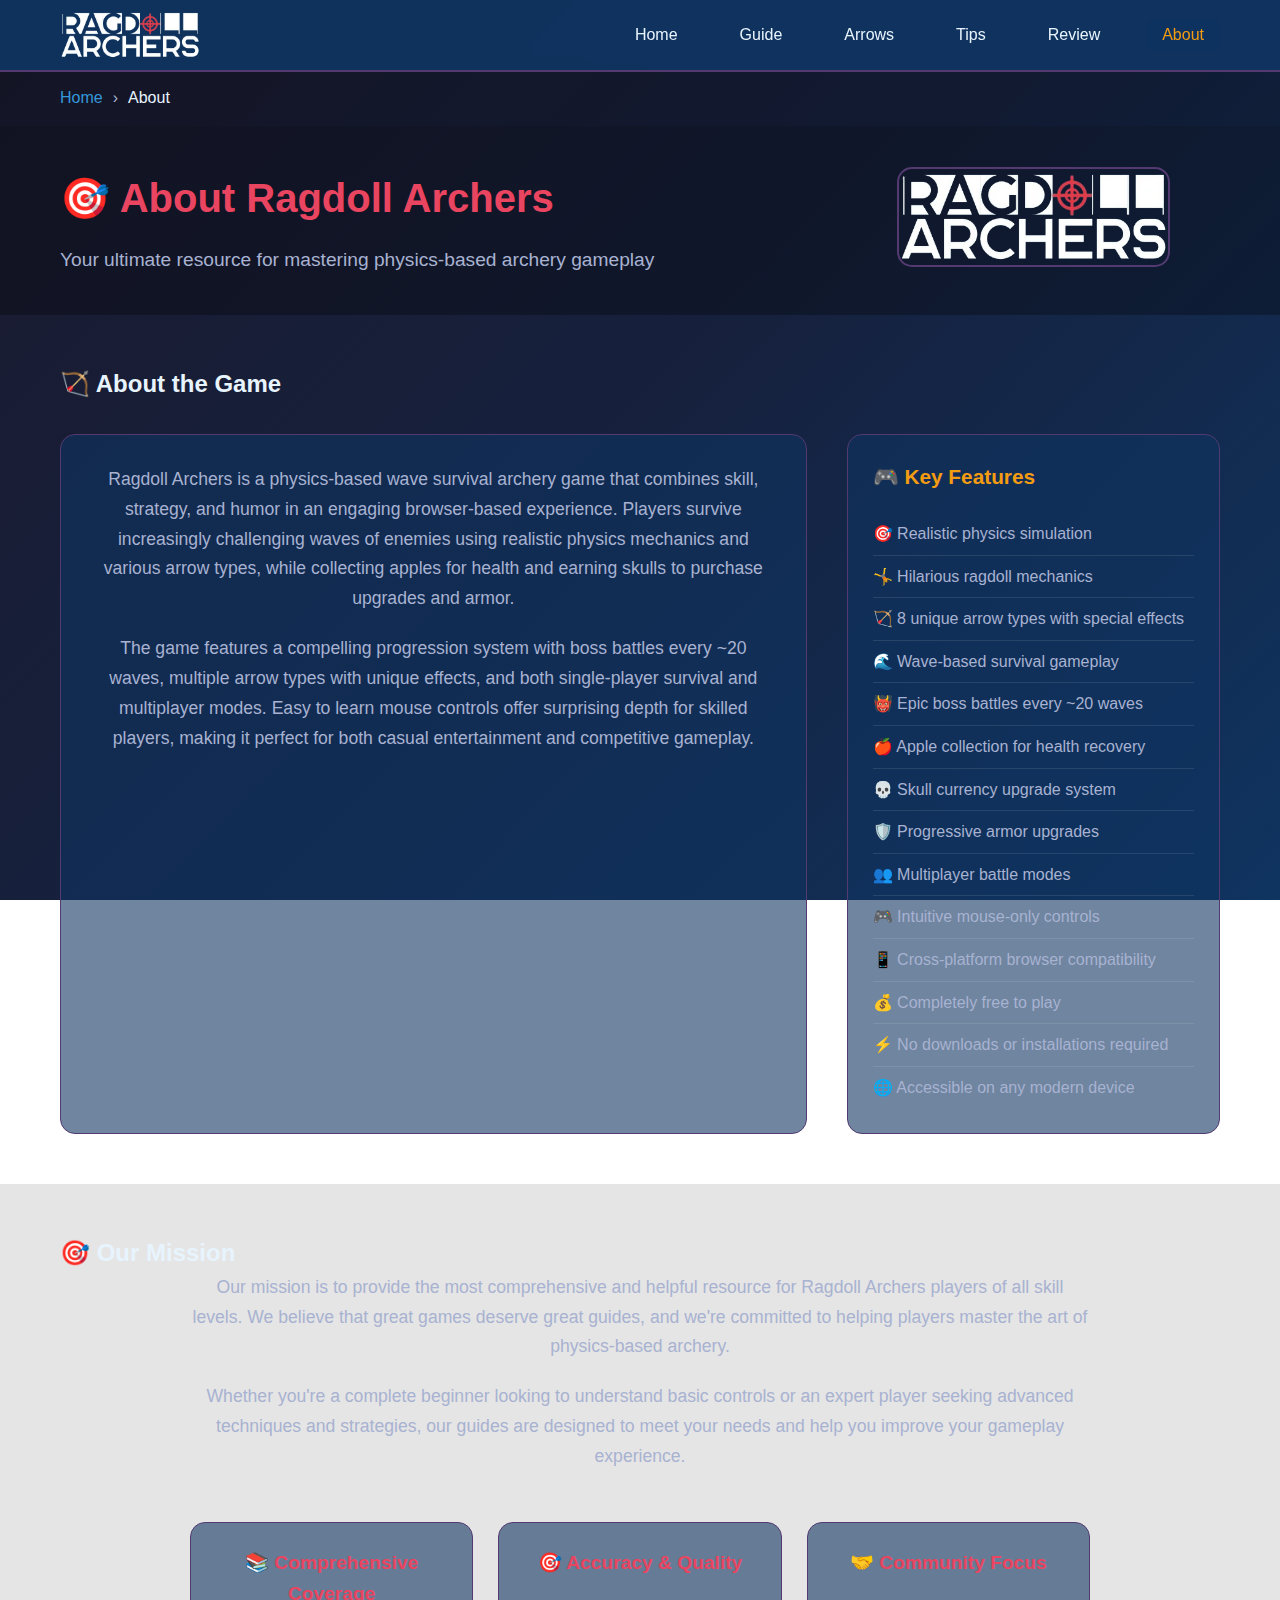
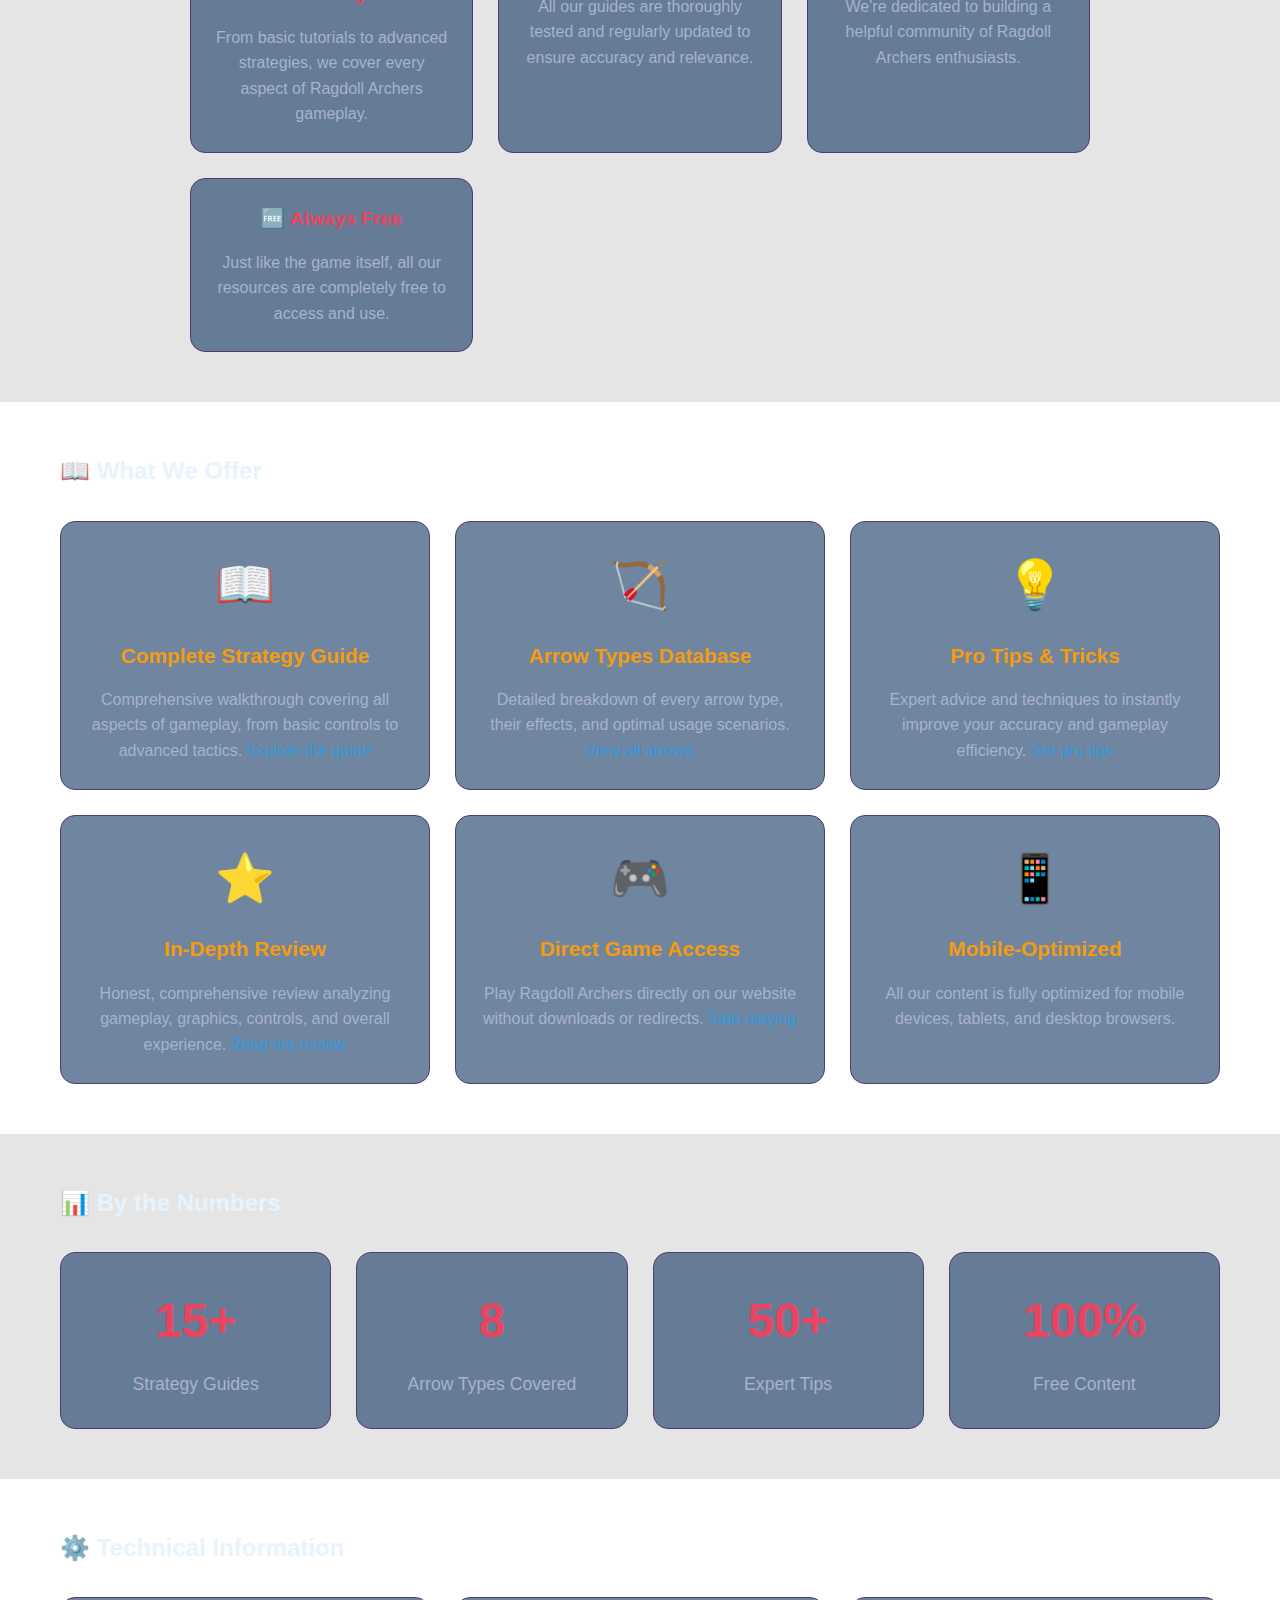
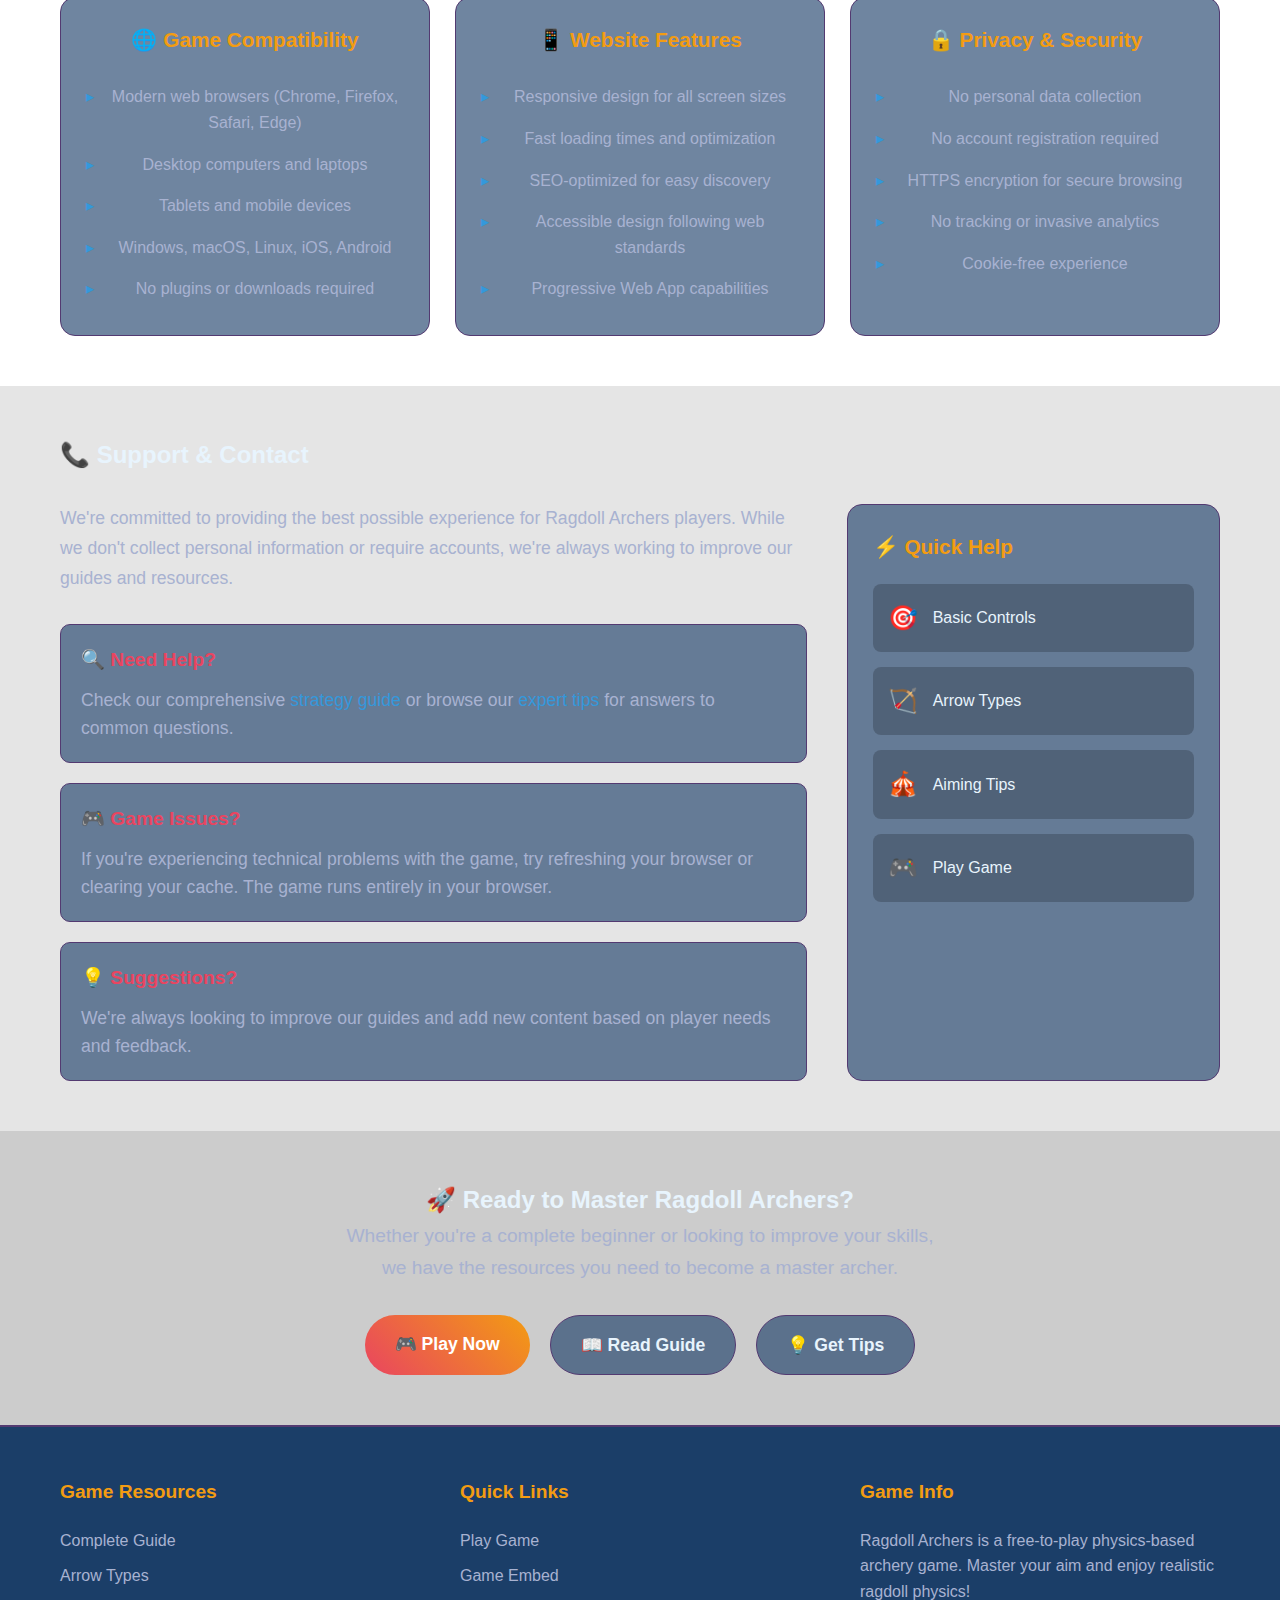
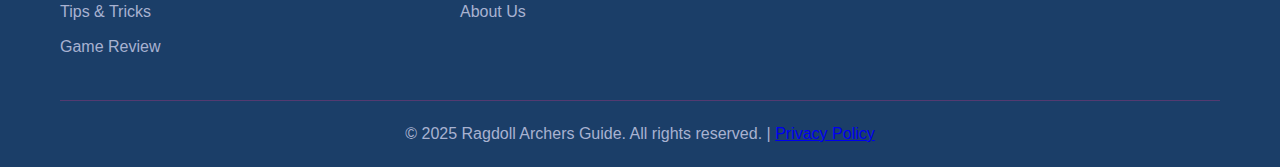
<file: about.html>
<!DOCTYPE html>
<html lang="en">
<head>
    <meta charset="UTF-8">
    <meta name="viewport" content="width=device-width, initial-scale=1.0">
    <title>About Ragdoll Archers - Game Information & Website Details</title>
    <meta name="description" content="Learn about Ragdoll Archers game, our comprehensive guide website, and resources for mastering physics-based archery gameplay.">
    <meta name="keywords" content="about ragdoll archers, game information, archery game guide website, physics game details">
    
    <!-- SEO Tags -->
    <meta name="robots" content="index, follow">
    <meta name="author" content="Ragdoll Archers Guide">
    <meta name="language" content="English">
    <link rel="canonical" href="https://ragdollarchers.app/about.html">
    
    <!-- Open Graph Tags -->
    <meta property="og:title" content="About Ragdoll Archers - Game Information & Website Details">
    <meta property="og:description" content="Learn about Ragdoll Archers game, our comprehensive guide website, and resources for mastering physics-based archery gameplay.">
    <meta property="og:type" content="website">
    <meta property="og:url" content="https://ragdollarchers.app/about.html">
    <meta property="og:image" content="https://ragdollarchers.app/ragdoll-archers-logo.webp">
    <meta property="og:site_name" content="Ragdoll Archers">
    
    <!-- Twitter Cards -->
    <meta name="twitter:card" content="summary_large_image">
    <meta name="twitter:title" content="About Ragdoll Archers - Game Information & Website Details">
    <meta name="twitter:description" content="Learn about Ragdoll Archers game, our comprehensive guide website, and resources for mastering physics-based archery gameplay.">
    <meta name="twitter:image" content="https://ragdollarchers.app/ragdoll-archers-logo.webp">
    
    <!-- Performance Optimization -->
    <link rel="preconnect" href="https://fonts.googleapis.com">
    <link rel="dns-prefetch" href="https://bitlifeonline.github.io">
    
    <!-- PWA Support -->
    <link rel="manifest" href="manifest.json">
    <meta name="theme-color" content="#e94560">
    
    <!-- Favicon -->
    <link rel="icon" type="image/png" href="favicon.png">
    
    <!-- CSS Files -->
    <link rel="stylesheet" href="css/main.css">
    <link rel="stylesheet" href="css/responsive.css">
</head>
<body>
    <header class="header">
        <nav class="nav">
            <div class="nav-container">
                <a href="index.html" class="logo">
                    <img src="ragdoll-archers-logo.webp" alt="Ragdoll Archers Logo" style="height: 50px; width: auto;">
                    
                </a>
                <ul class="nav-menu">
                    <li><a href="index.html">Home</a></li>
                    <li><a href="guide.html">Guide</a></li>
                    <li><a href="arrows.html">Arrows</a></li>
                    <li><a href="tips.html">Tips</a></li>
                    <li><a href="review.html">Review</a></li>
                    <li><a href="about.html" class="active">About</a></li>
                </ul>
                <div class="hamburger">
                    <span></span>
                    <span></span>
                    <span></span>
                </div>
            </div>
        </nav>
    </header>

    <main>
        <!-- Breadcrumb -->
        <nav aria-label="breadcrumb" class="breadcrumb">
            <div class="container">
                <ol class="breadcrumb-list">
                    <li><a href="index.html">Home</a></li>
                    <li aria-current="page">About</li>
                </ol>
            </div>
        </nav>

        <!-- About Hero -->
        <section class="about-hero">
            <div class="container">
                <div class="about-header">
                    <div class="about-content">
                        <h1>🎯 About Ragdoll Archers</h1>
                        <p class="about-subtitle">Your ultimate resource for mastering physics-based archery gameplay</p>
                    </div>
                    <div class="about-logo">
                        <img src="ragdoll-archers-logo.webp" alt="Ragdoll Archers Logo" width="auto" height="100">
                    </div>
                </div>
            </div>
        </section>

        <!-- Game Information -->
        <section class="game-info-section">
            <div class="container">
                <h2>🏹 About the Game</h2>
                <div class="game-details">
                    <div class="game-description">
                        <p>Ragdoll Archers is a physics-based wave survival archery game that combines skill, strategy, and humor in an engaging browser-based experience. Players survive increasingly challenging waves of enemies using realistic physics mechanics and various arrow types, while collecting apples for health and earning skulls to purchase upgrades and armor.</p>
                        
                        <p>The game features a compelling progression system with boss battles every ~20 waves, multiple arrow types with unique effects, and both single-player survival and multiplayer modes. Easy to learn mouse controls offer surprising depth for skilled players, making it perfect for both casual entertainment and competitive gameplay.</p>
                    </div>
                    
                    <div class="game-features">
                        <h3>🎮 Key Features</h3>
                        <ul class="features-list">
                            <li>🎯 Realistic physics simulation</li>
                            <li>🤸 Hilarious ragdoll mechanics</li>
                            <li>🏹 8 unique arrow types with special effects</li>
                            <li>🌊 Wave-based survival gameplay</li>
                            <li>👹 Epic boss battles every ~20 waves</li>
                            <li>🍎 Apple collection for health recovery</li>
                            <li>💀 Skull currency upgrade system</li>
                            <li>🛡️ Progressive armor upgrades</li>
                            <li>👥 Multiplayer battle modes</li>
                            <li>🎮 Intuitive mouse-only controls</li>
                            <li>📱 Cross-platform browser compatibility</li>
                            <li>💰 Completely free to play</li>
                            <li>⚡ No downloads or installations required</li>
                            <li>🌐 Accessible on any modern device</li>
                        </ul>
                    </div>
                </div>
            </div>
        </section>

        <!-- Website Mission -->
        <section class="mission-section">
            <div class="container">
                <h2>🎯 Our Mission</h2>
                <div class="mission-content">
                    <div class="mission-text">
                        <p>Our mission is to provide the most comprehensive and helpful resource for Ragdoll Archers players of all skill levels. We believe that great games deserve great guides, and we're committed to helping players master the art of physics-based archery.</p>
                        
                        <p>Whether you're a complete beginner looking to understand basic controls or an expert player seeking advanced techniques and strategies, our guides are designed to meet your needs and help you improve your gameplay experience.</p>
                    </div>
                    
                    <div class="mission-values">
                        <div class="value-item">
                            <h3>📚 Comprehensive Coverage</h3>
                            <p>From basic tutorials to advanced strategies, we cover every aspect of Ragdoll Archers gameplay.</p>
                        </div>
                        
                        <div class="value-item">
                            <h3>🎯 Accuracy & Quality</h3>
                            <p>All our guides are thoroughly tested and regularly updated to ensure accuracy and relevance.</p>
                        </div>
                        
                        <div class="value-item">
                            <h3>🤝 Community Focus</h3>
                            <p>We're dedicated to building a helpful community of Ragdoll Archers enthusiasts.</p>
                        </div>
                        
                        <div class="value-item">
                            <h3>🆓 Always Free</h3>
                            <p>Just like the game itself, all our resources are completely free to access and use.</p>
                        </div>
                    </div>
                </div>
            </div>
        </section>

        <!-- What We Offer -->
        <section class="offerings-section">
            <div class="container">
                <h2>📖 What We Offer</h2>
                <div class="offerings-grid">
                    <div class="offering-card">
                        <div class="offering-icon">📖</div>
                        <h3>Complete Strategy Guide</h3>
                        <p>Comprehensive walkthrough covering all aspects of gameplay, from basic controls to advanced tactics. <a href="guide.html">Explore the guide</a></p>
                    </div>
                    
                    <div class="offering-card">
                        <div class="offering-icon">🏹</div>
                        <h3>Arrow Types Database</h3>
                        <p>Detailed breakdown of every arrow type, their effects, and optimal usage scenarios. <a href="arrows.html">View all arrows</a></p>
                    </div>
                    
                    <div class="offering-card">
                        <div class="offering-icon">💡</div>
                        <h3>Pro Tips & Tricks</h3>
                        <p>Expert advice and techniques to instantly improve your accuracy and gameplay efficiency. <a href="tips.html">Get pro tips</a></p>
                    </div>
                    
                    <div class="offering-card">
                        <div class="offering-icon">⭐</div>
                        <h3>In-Depth Review</h3>
                        <p>Honest, comprehensive review analyzing gameplay, graphics, controls, and overall experience. <a href="review.html">Read the review</a></p>
                    </div>
                    
                    <div class="offering-card">
                        <div class="offering-icon">🎮</div>
                        <h3>Direct Game Access</h3>
                        <p>Play Ragdoll Archers directly on our website without downloads or redirects. <a href="index.html#game">Start playing</a></p>
                    </div>
                    
                    <div class="offering-card">
                        <div class="offering-icon">📱</div>
                        <h3>Mobile-Optimized</h3>
                        <p>All our content is fully optimized for mobile devices, tablets, and desktop browsers.</p>
                    </div>
                </div>
            </div>
        </section>

        <!-- Website Stats -->
        <section class="stats-section">
            <div class="container">
                <h2>📊 By the Numbers</h2>
                <div class="stats-grid">
                    <div class="stat-item">
                        <div class="stat-number">15+</div>
                        <div class="stat-label">Strategy Guides</div>
                    </div>
                    
                    <div class="stat-item">
                        <div class="stat-number">8</div>
                        <div class="stat-label">Arrow Types Covered</div>
                    </div>
                    
                    <div class="stat-item">
                        <div class="stat-number">50+</div>
                        <div class="stat-label">Expert Tips</div>
                    </div>
                    
                    <div class="stat-item">
                        <div class="stat-number">100%</div>
                        <div class="stat-label">Free Content</div>
                    </div>
                </div>
            </div>
        </section>

        <!-- Technical Details -->
        <section class="technical-section">
            <div class="container">
                <h2>⚙️ Technical Information</h2>
                <div class="tech-grid">
                    <div class="tech-card">
                        <h3>🌐 Game Compatibility</h3>
                        <ul>
                            <li>Modern web browsers (Chrome, Firefox, Safari, Edge)</li>
                            <li>Desktop computers and laptops</li>
                            <li>Tablets and mobile devices</li>
                            <li>Windows, macOS, Linux, iOS, Android</li>
                            <li>No plugins or downloads required</li>
                        </ul>
                    </div>
                    
                    <div class="tech-card">
                        <h3>📱 Website Features</h3>
                        <ul>
                            <li>Responsive design for all screen sizes</li>
                            <li>Fast loading times and optimization</li>
                            <li>SEO-optimized for easy discovery</li>
                            <li>Accessible design following web standards</li>
                            <li>Progressive Web App capabilities</li>
                        </ul>
                    </div>
                    
                    <div class="tech-card">
                        <h3>🔒 Privacy & Security</h3>
                        <ul>
                            <li>No personal data collection</li>
                            <li>No account registration required</li>
                            <li>HTTPS encryption for secure browsing</li>
                            <li>No tracking or invasive analytics</li>
                            <li>Cookie-free experience</li>
                        </ul>
                    </div>
                </div>
            </div>
        </section>

        <!-- Contact & Support -->
        <section class="contact-section">
            <div class="container">
                <h2>📞 Support & Contact</h2>
                <div class="contact-content">
                    <div class="contact-info">
                        <p>We're committed to providing the best possible experience for Ragdoll Archers players. While we don't collect personal information or require accounts, we're always working to improve our guides and resources.</p>
                        
                        <div class="support-options">
                            <div class="support-item">
                                <h3>🔍 Need Help?</h3>
                                <p>Check our comprehensive <a href="guide.html">strategy guide</a> or browse our <a href="tips.html">expert tips</a> for answers to common questions.</p>
                            </div>
                            
                            <div class="support-item">
                                <h3>🎮 Game Issues?</h3>
                                <p>If you're experiencing technical problems with the game, try refreshing your browser or clearing your cache. The game runs entirely in your browser.</p>
                            </div>
                            
                            <div class="support-item">
                                <h3>💡 Suggestions?</h3>
                                <p>We're always looking to improve our guides and add new content based on player needs and feedback.</p>
                            </div>
                        </div>
                    </div>
                    
                    <div class="quick-help">
                        <h3>⚡ Quick Help</h3>
                        <div class="help-links">
                            <a href="/guide.html#basics" class="help-link">
                                <span class="help-icon">🎯</span>
                                <span class="help-text">Basic Controls</span>
                            </a>
                            <a href="arrows.html" class="help-link">
                                <span class="help-icon">🏹</span>
                                <span class="help-text">Arrow Types</span>
                            </a>
                            <a href="/tips.html#aiming" class="help-link">
                                <span class="help-icon">🎪</span>
                                <span class="help-text">Aiming Tips</span>
                            </a>
                            <a href="index.html#game" class="help-link">
                                <span class="help-icon">🎮</span>
                                <span class="help-text">Play Game</span>
                            </a>
                        </div>
                    </div>
                </div>
            </div>
        </section>

        <!-- Get Started -->
        <section class="get-started-section">
            <div class="container">
                <h2>🚀 Ready to Master Ragdoll Archers?</h2>
                <div class="get-started-content">
                    <p>Whether you're a complete beginner or looking to improve your skills, we have the resources you need to become a master archer.</p>
                    
                    <div class="action-buttons">
                        <a href="index.html#game" class="action-btn primary">🎮 Play Now</a>
                        <a href="guide.html" class="action-btn secondary">📖 Read Guide</a>
                        <a href="tips.html" class="action-btn secondary">💡 Get Tips</a>
                    </div>
                </div>
            </div>
        </section>
    </main>

    <footer class="footer">
        <div class="container">
            <div class="footer-content">
                <div class="footer-section">
                    <h3>Game Resources</h3>
                    <ul>
                        <li><a href="guide.html">Complete Guide</a></li>
                        <li><a href="arrows.html">Arrow Types</a></li>
                        <li><a href="tips.html">Tips & Tricks</a></li>
                        <li><a href="review.html">Game Review</a></li>
                    </ul>
                </div>
                <div class="footer-section">
                    <h3>Quick Links</h3>
                    <ul>
                        <li><a href="index.html">Play Game</a></li>
                        <li><a href="index.html#game">Game Embed</a></li>
                        <li><a href="about.html">About Us</a></li>
                    </ul>
                </div>
                <div class="footer-section">
                    <h3>Game Info</h3>
                    <p>Ragdoll Archers is a free-to-play physics-based archery game. Master your aim and enjoy realistic ragdoll physics!</p>
                </div>
            </div>
            <div class="footer-bottom">
                <p>&copy; 2025 Ragdoll Archers Guide. All rights reserved. | <a href="privacy-policy.html">Privacy Policy</a></p>
            </div>
        </div>
    </footer>

    <!-- JavaScript Files -->
    <script src="js/main.js"></script>
    <script src="js/game-loader.js"></script>
    <script src="js/analytics.js"></script>

    <style>
        .about-hero {
            padding: 40px 0;
            background: linear-gradient(rgba(0,0,0,0.3), rgba(0,0,0,0.3));
        }
        
        .about-header {
            display: grid;
            grid-template-columns: 2fr 1fr;
            gap: 40px;
            align-items: center;
        }
        
        .about-header h1 {
            font-size: 2.5rem;
            color: var(--primary-color);
            margin-bottom: 15px;
        }
        
        .about-subtitle {
            font-size: 1.2rem;
            color: var(--text-secondary);
        }
        
        .about-logo {
            text-align: center;
        }
        
        .about-logo img {
            border-radius: 15px;
            border: 2px solid var(--border-color);
        }
        
        .game-info-section {
            padding: 50px 0;
        }
        
        .game-details {
            display: grid;
            grid-template-columns: 2fr 1fr;
            gap: 40px;
            margin-top: 30px;
        }
        
        .game-description p {
            color: var(--text-secondary);
            line-height: 1.7;
            margin-bottom: 20px;
            font-size: 1.1rem;
        }
        
        .game-features {
            background: var(--card-bg);
            padding: 25px;
            border-radius: 15px;
            border: 1px solid var(--border-color);
        }
        
        .game-features h3 {
            color: var(--secondary-color);
            margin-bottom: 20px;
            font-size: 1.3rem;
        }
        
        .features-list {
            list-style: none;
            padding: 0;
        }
        
        .features-list li {
            padding: 8px 0;
            color: var(--text-secondary);
            border-bottom: 1px solid rgba(255,255,255,0.1);
        }
        
        .features-list li:last-child {
            border-bottom: none;
        }
        
        .mission-section {
            padding: 50px 0;
            background: rgba(0,0,0,0.1);
        }
        
        .mission-content {
            max-width: 900px;
            margin: 0 auto;
        }
        
        .mission-text {
            text-align: center;
            margin-bottom: 50px;
        }
        
        .mission-text p {
            color: var(--text-secondary);
            line-height: 1.7;
            margin-bottom: 20px;
            font-size: 1.1rem;
        }
        
        .mission-values {
            display: grid;
            grid-template-columns: repeat(auto-fit, minmax(250px, 1fr));
            gap: 25px;
        }
        
        .value-item {
            background: var(--card-bg);
            padding: 25px;
            border-radius: 15px;
            border: 1px solid var(--border-color);
            text-align: center;
        }
        
        .value-item h3 {
            color: var(--primary-color);
            margin-bottom: 15px;
            font-size: 1.2rem;
        }
        
        .value-item p {
            color: var(--text-secondary);
            line-height: 1.6;
            margin: 0;
        }
        
        .offerings-section {
            padding: 50px 0;
        }
        
        .offerings-grid {
            display: grid;
            grid-template-columns: repeat(auto-fit, minmax(300px, 1fr));
            gap: 25px;
            margin-top: 30px;
        }
        
        .offering-card {
            background: var(--card-bg);
            padding: 25px;
            border-radius: 15px;
            border: 1px solid var(--border-color);
            text-align: center;
            transition: all 0.3s ease;
        }
        
        .offering-card:hover {
            transform: translateY(-5px);
            border-color: var(--border-accent);
        }
        
        .offering-icon {
            font-size: 3rem;
            margin-bottom: 15px;
            display: block;
        }
        
        .offering-card h3 {
            color: var(--secondary-color);
            margin-bottom: 15px;
            font-size: 1.3rem;
        }
        
        .offering-card p {
            color: var(--text-secondary);
            line-height: 1.6;
            margin: 0;
        }
        
        .offering-card a {
            color: var(--accent-color);
            text-decoration: none;
            font-weight: 500;
        }
        
        .offering-card a:hover {
            text-decoration: underline;
        }
        
        .stats-section {
            padding: 50px 0;
            background: rgba(0,0,0,0.1);
        }
        
        .stats-grid {
            display: grid;
            grid-template-columns: repeat(auto-fit, minmax(200px, 1fr));
            gap: 25px;
            margin-top: 30px;
        }
        
        .stat-item {
            background: var(--card-bg);
            padding: 30px;
            border-radius: 15px;
            border: 1px solid var(--border-color);
            text-align: center;
        }
        
        .stat-number {
            font-size: 3rem;
            font-weight: bold;
            color: var(--primary-color);
            display: block;
            margin-bottom: 10px;
        }
        
        .stat-label {
            color: var(--text-secondary);
            font-size: 1.1rem;
            font-weight: 500;
        }
        
        .technical-section {
            padding: 50px 0;
        }
        
        .tech-grid {
            display: grid;
            grid-template-columns: repeat(auto-fit, minmax(300px, 1fr));
            gap: 25px;
            margin-top: 30px;
        }
        
        .tech-card {
            background: var(--card-bg);
            padding: 25px;
            border-radius: 15px;
            border: 1px solid var(--border-color);
        }
        
        .tech-card h3 {
            color: var(--secondary-color);
            margin-bottom: 20px;
            font-size: 1.3rem;
        }
        
        .tech-card ul {
            list-style: none;
            padding: 0;
        }
        
        .tech-card li {
            padding: 8px 0;
            color: var(--text-secondary);
            position: relative;
            padding-left: 20px;
        }
        
        .tech-card li::before {
            content: "▸";
            color: var(--accent-color);
            position: absolute;
            left: 0;
        }
        
        .contact-section {
            padding: 50px 0;
            background: rgba(0,0,0,0.1);
        }
        
        .contact-content {
            display: grid;
            grid-template-columns: 2fr 1fr;
            gap: 40px;
            margin-top: 30px;
        }
        
        .contact-info p {
            color: var(--text-secondary);
            line-height: 1.7;
            margin-bottom: 30px;
            font-size: 1.1rem;
        }
        
        .support-options {
            display: grid;
            gap: 20px;
        }
        
        .support-item {
            background: var(--card-bg);
            padding: 20px;
            border-radius: 10px;
            border: 1px solid var(--border-color);
        }
        
        .support-item h3 {
            color: var(--primary-color);
            margin-bottom: 10px;
            font-size: 1.2rem;
        }
        
        .support-item p {
            color: var(--text-secondary);
            line-height: 1.6;
            margin: 0;
        }
        
        .support-item a {
            color: var(--accent-color);
            text-decoration: none;
            font-weight: 500;
        }
        
        .support-item a:hover {
            text-decoration: underline;
        }
        
        .quick-help {
            background: var(--card-bg);
            padding: 25px;
            border-radius: 15px;
            border: 1px solid var(--border-color);
        }
        
        .quick-help h3 {
            color: var(--secondary-color);
            margin-bottom: 20px;
            font-size: 1.3rem;
        }
        
        .help-links {
            display: grid;
            gap: 15px;
        }
        
        .help-link {
            display: flex;
            align-items: center;
            gap: 15px;
            padding: 15px;
            background: rgba(0,0,0,0.2);
            border-radius: 8px;
            text-decoration: none;
            color: var(--text-primary);
            transition: all 0.3s ease;
        }
        
        .help-link:hover {
            background: rgba(0,0,0,0.4);
            color: var(--accent-color);
        }
        
        .help-icon {
            font-size: 1.5rem;
        }
        
        .help-text {
            font-weight: 500;
        }
        
        .get-started-section {
            padding: 50px 0;
            background: rgba(0,0,0,0.2);
            text-align: center;
        }
        
        .get-started-content p {
            color: var(--text-secondary);
            font-size: 1.2rem;
            line-height: 1.7;
            margin-bottom: 30px;
            max-width: 600px;
            margin-left: auto;
            margin-right: auto;
        }
        
        .action-buttons {
            display: flex;
            justify-content: center;
            gap: 20px;
            flex-wrap: wrap;
        }
        
        .action-btn {
            padding: 15px 30px;
            border-radius: 30px;
            text-decoration: none;
            font-weight: bold;
            font-size: 1.1rem;
            transition: all 0.3s ease;
            display: inline-block;
        }
        
        .action-btn.primary {
            background: linear-gradient(45deg, var(--primary-color), var(--secondary-color));
            color: white;
        }
        
        .action-btn.primary:hover {
            transform: translateY(-2px);
            box-shadow: 0 8px 20px rgba(233, 69, 96, 0.4);
        }
        
        .action-btn.secondary {
            background: var(--card-bg);
            color: var(--text-primary);
            border: 1px solid var(--border-color);
        }
        
        .action-btn.secondary:hover {
            background: var(--accent-color);
            color: white;
            border-color: var(--accent-color);
        }

        .nav-menu .active {
            background: var(--card-bg);
            color: var(--secondary-color);
        }
        
        @media (max-width: 767px) {
            .about-header,
            .game-details,
            .contact-content {
                grid-template-columns: 1fr;
                gap: 25px;
            }
            
            .about-header h1 {
                font-size: 2rem;
            }
            
            .about-header {
                text-align: center;
            }
            
            .mission-values,
            .offerings-grid,
            .stats-grid,
            .tech-grid {
                grid-template-columns: 1fr;
            }
            
            .action-buttons {
                flex-direction: column;
                align-items: center;
            }
        }
    </style>
</body>
</html>
</file>
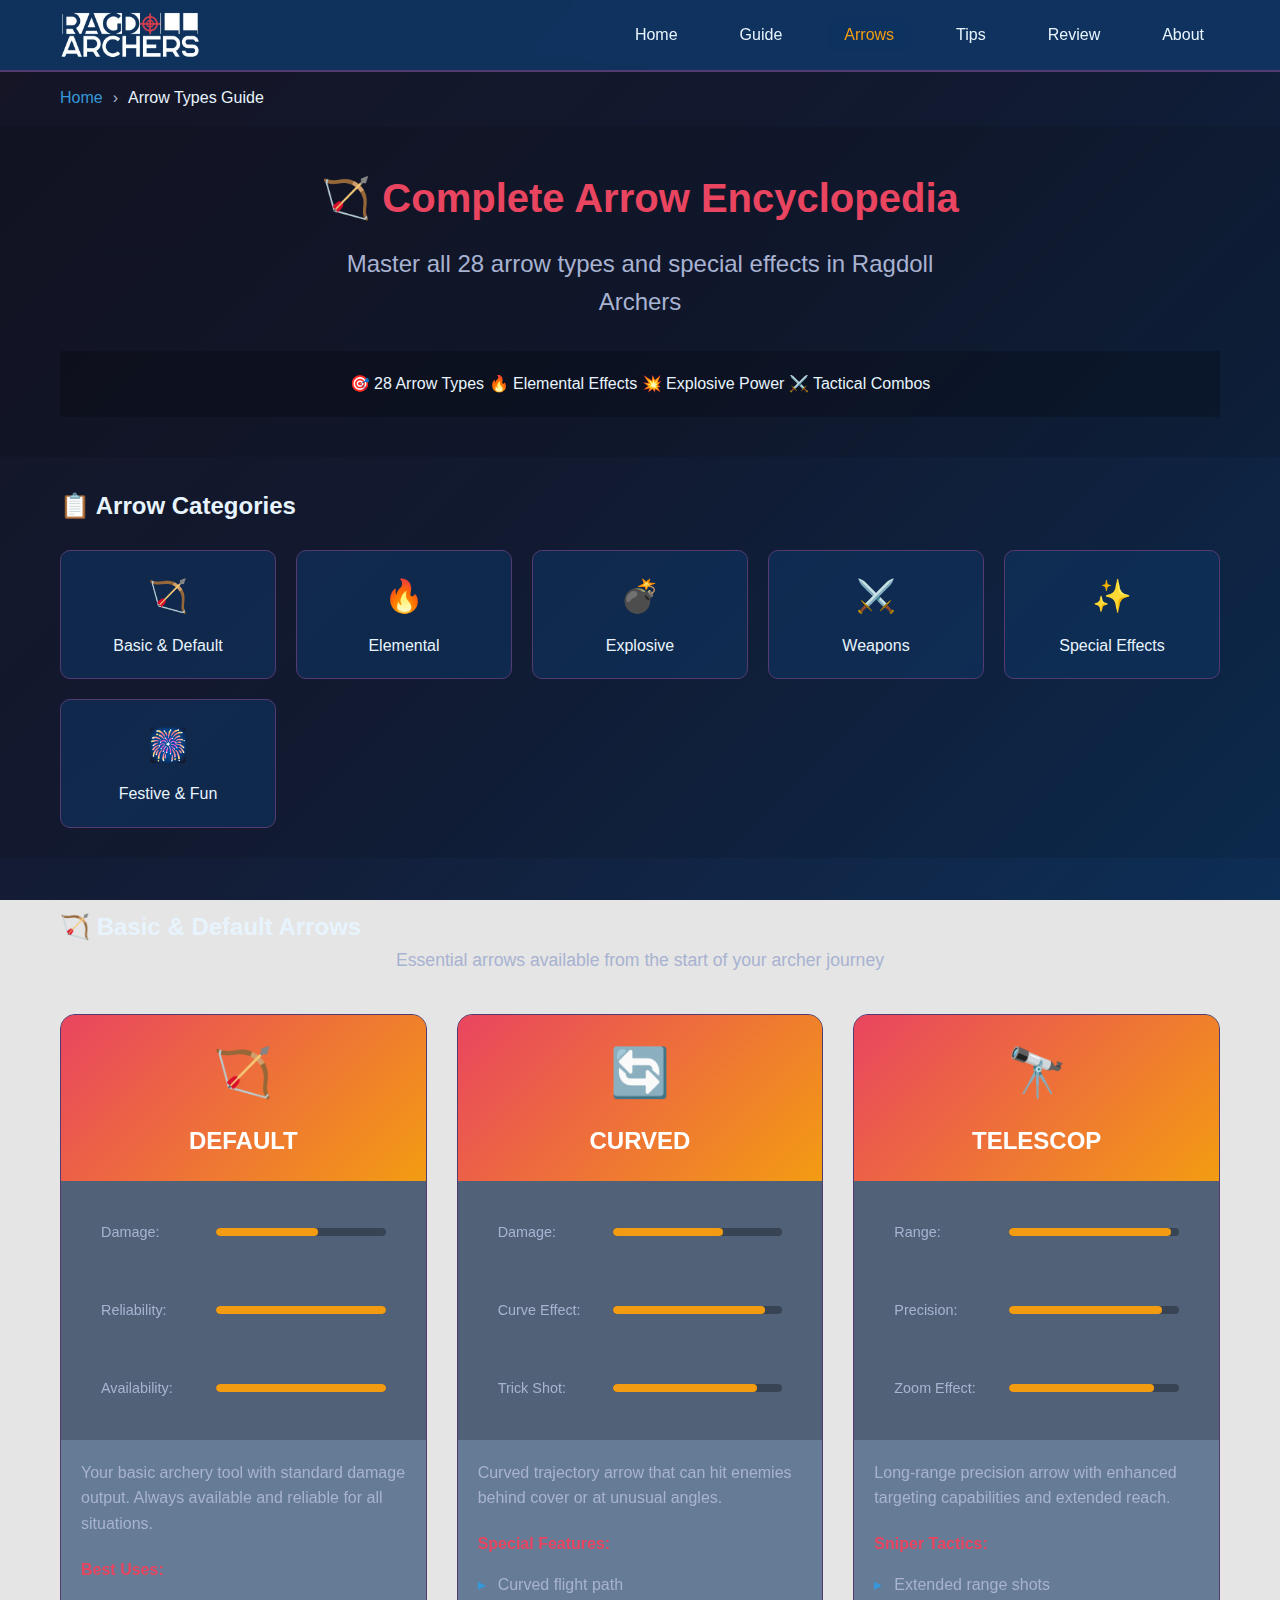
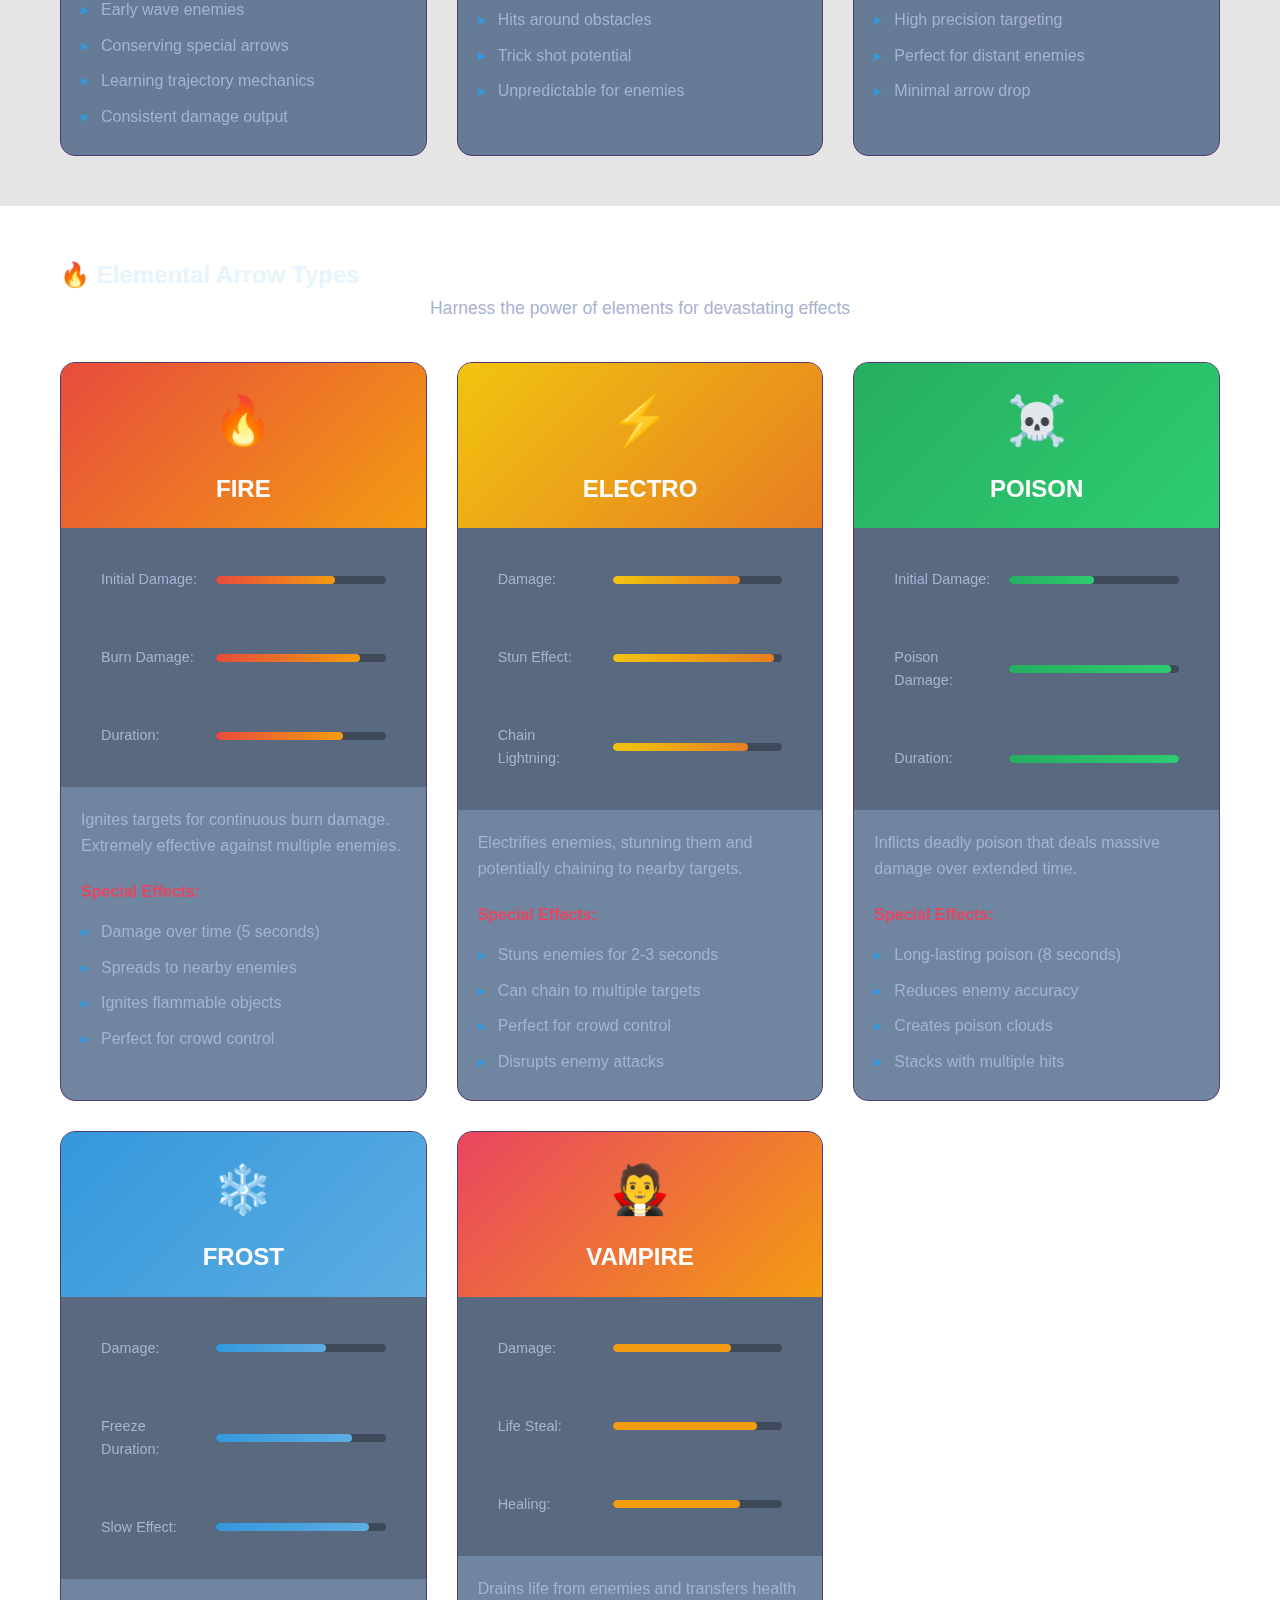
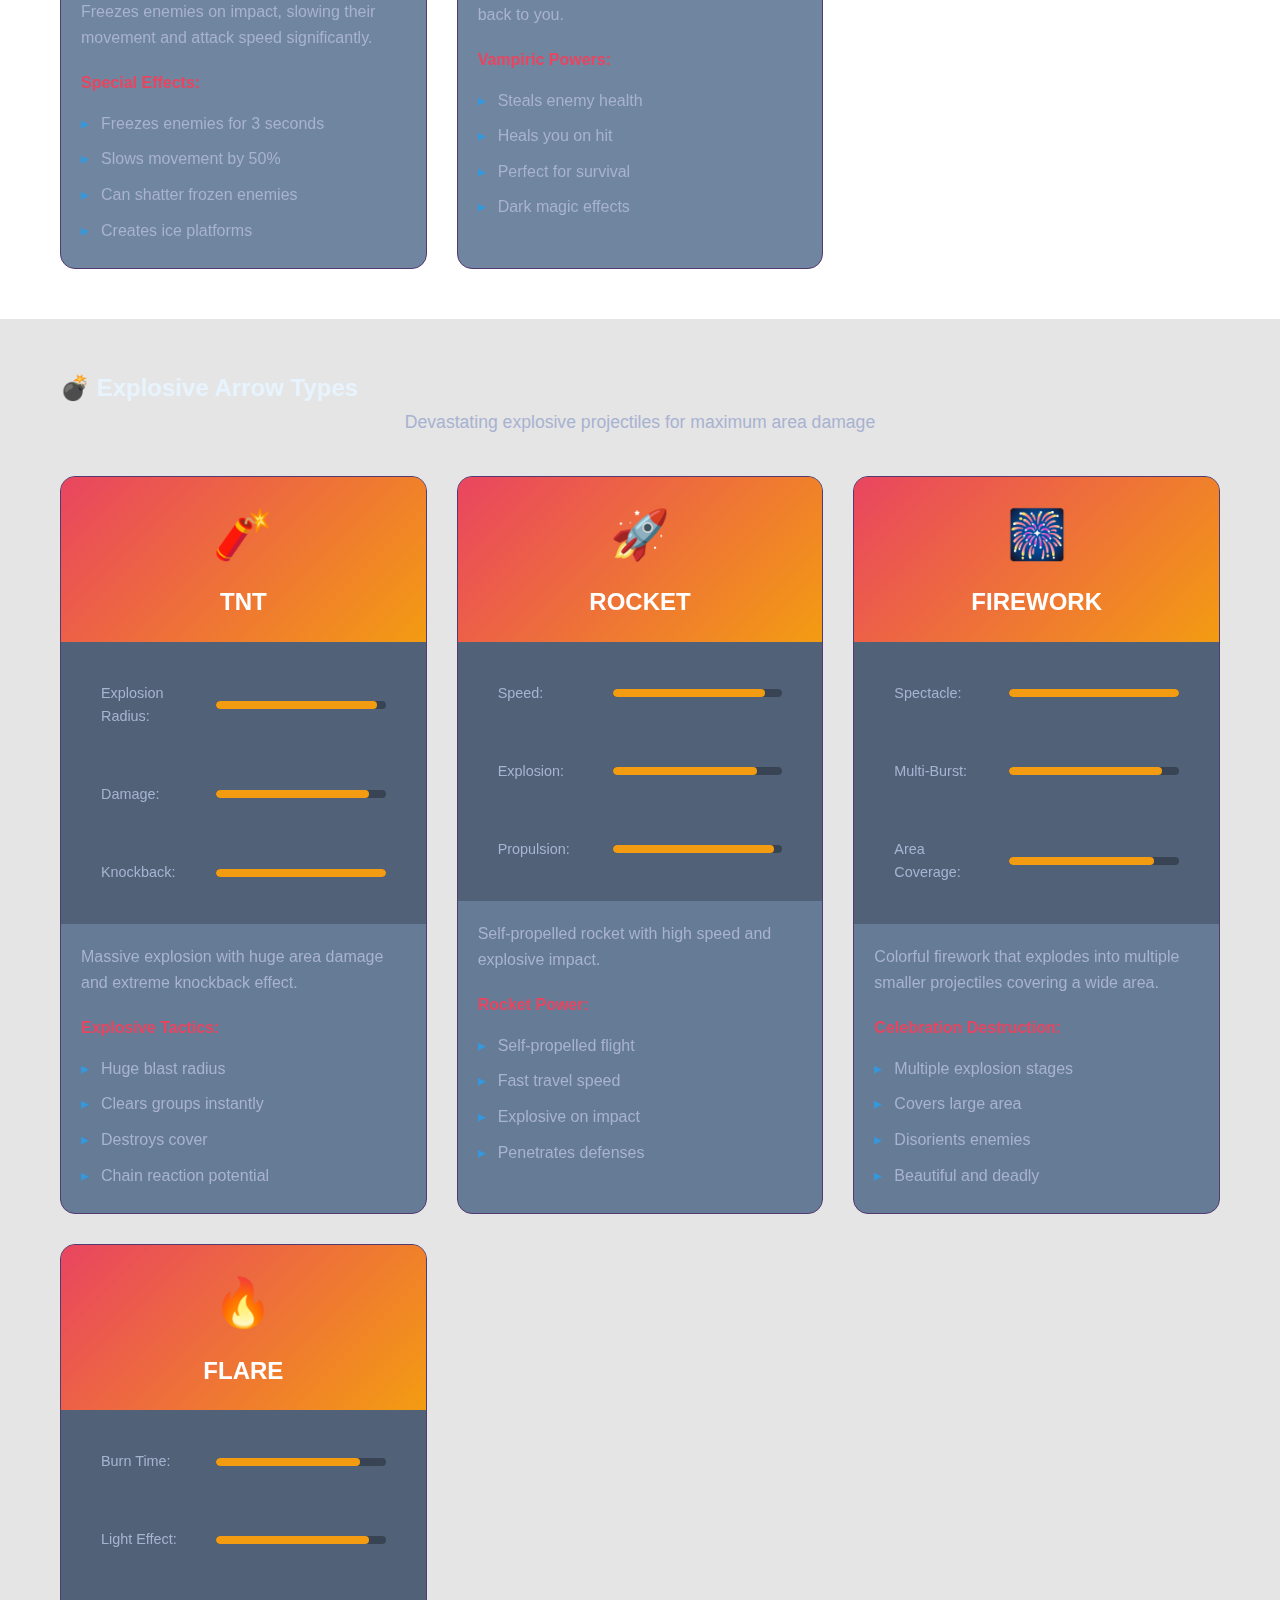
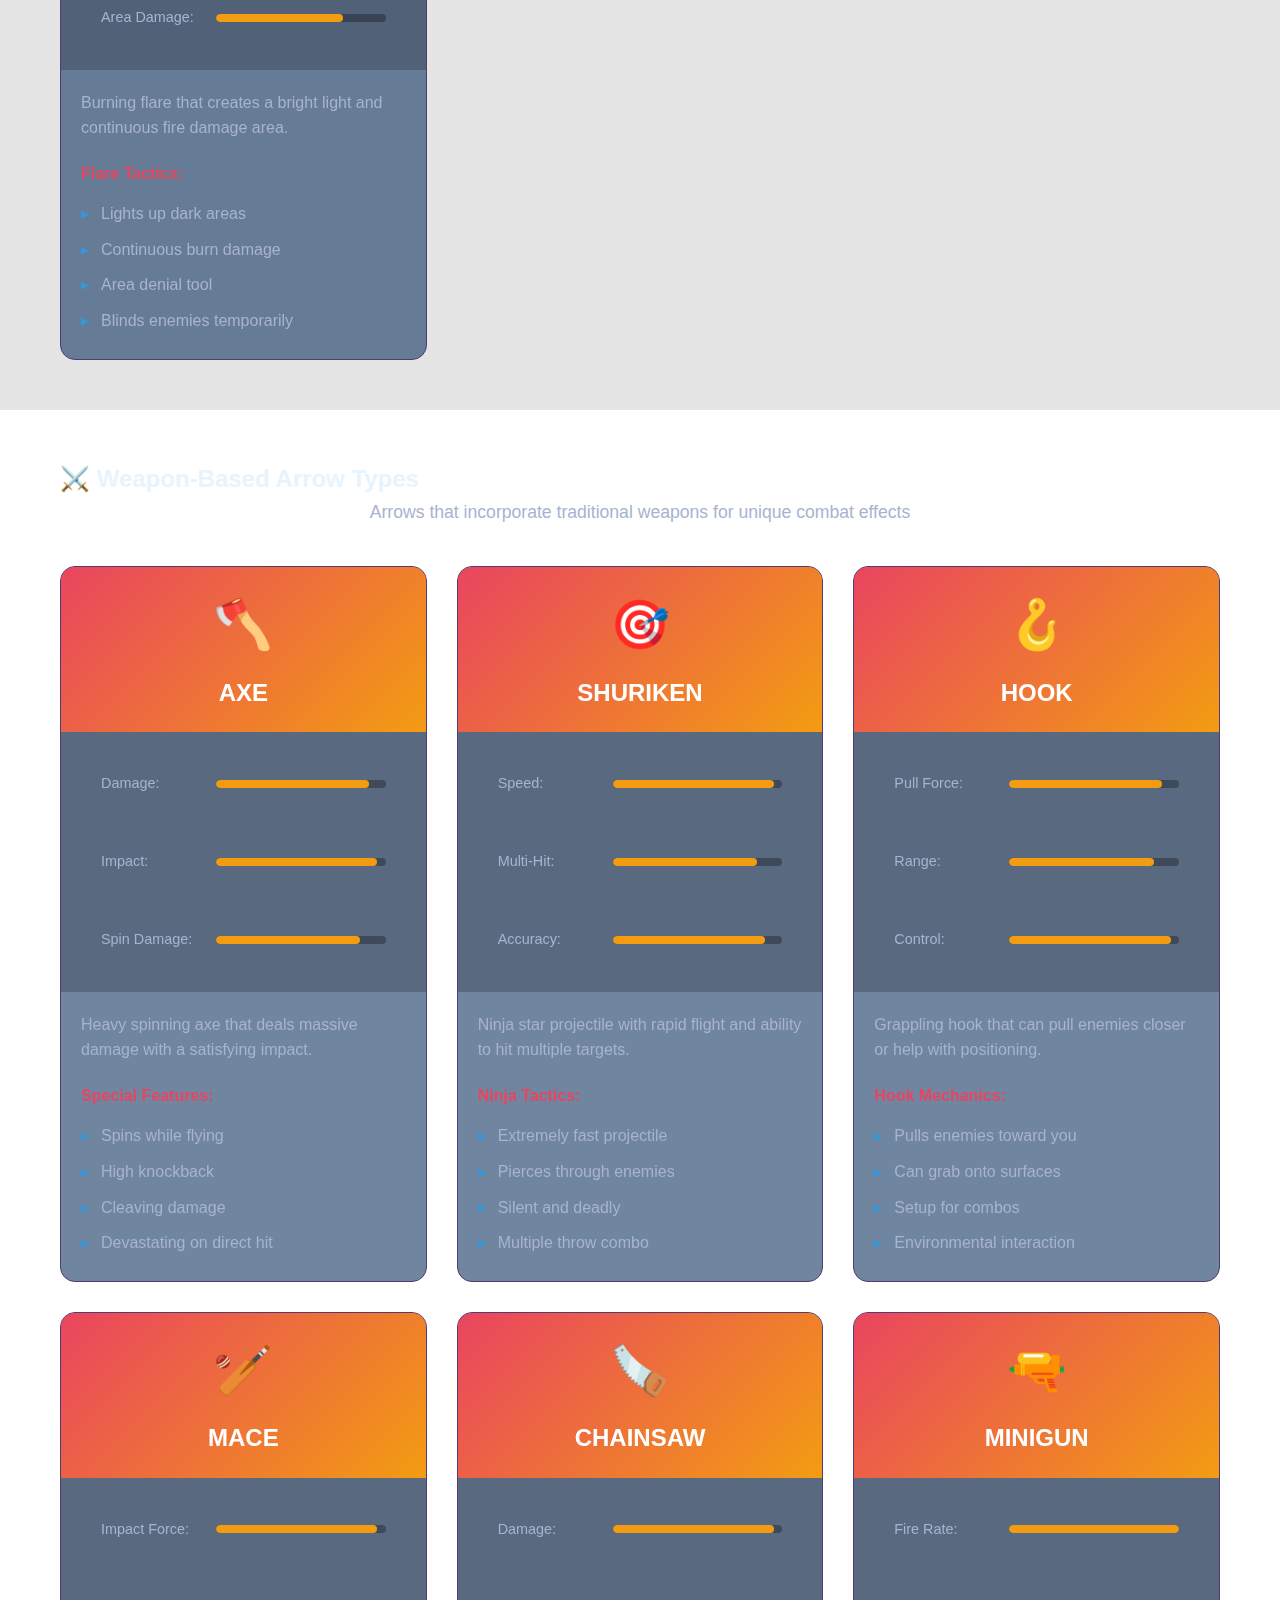
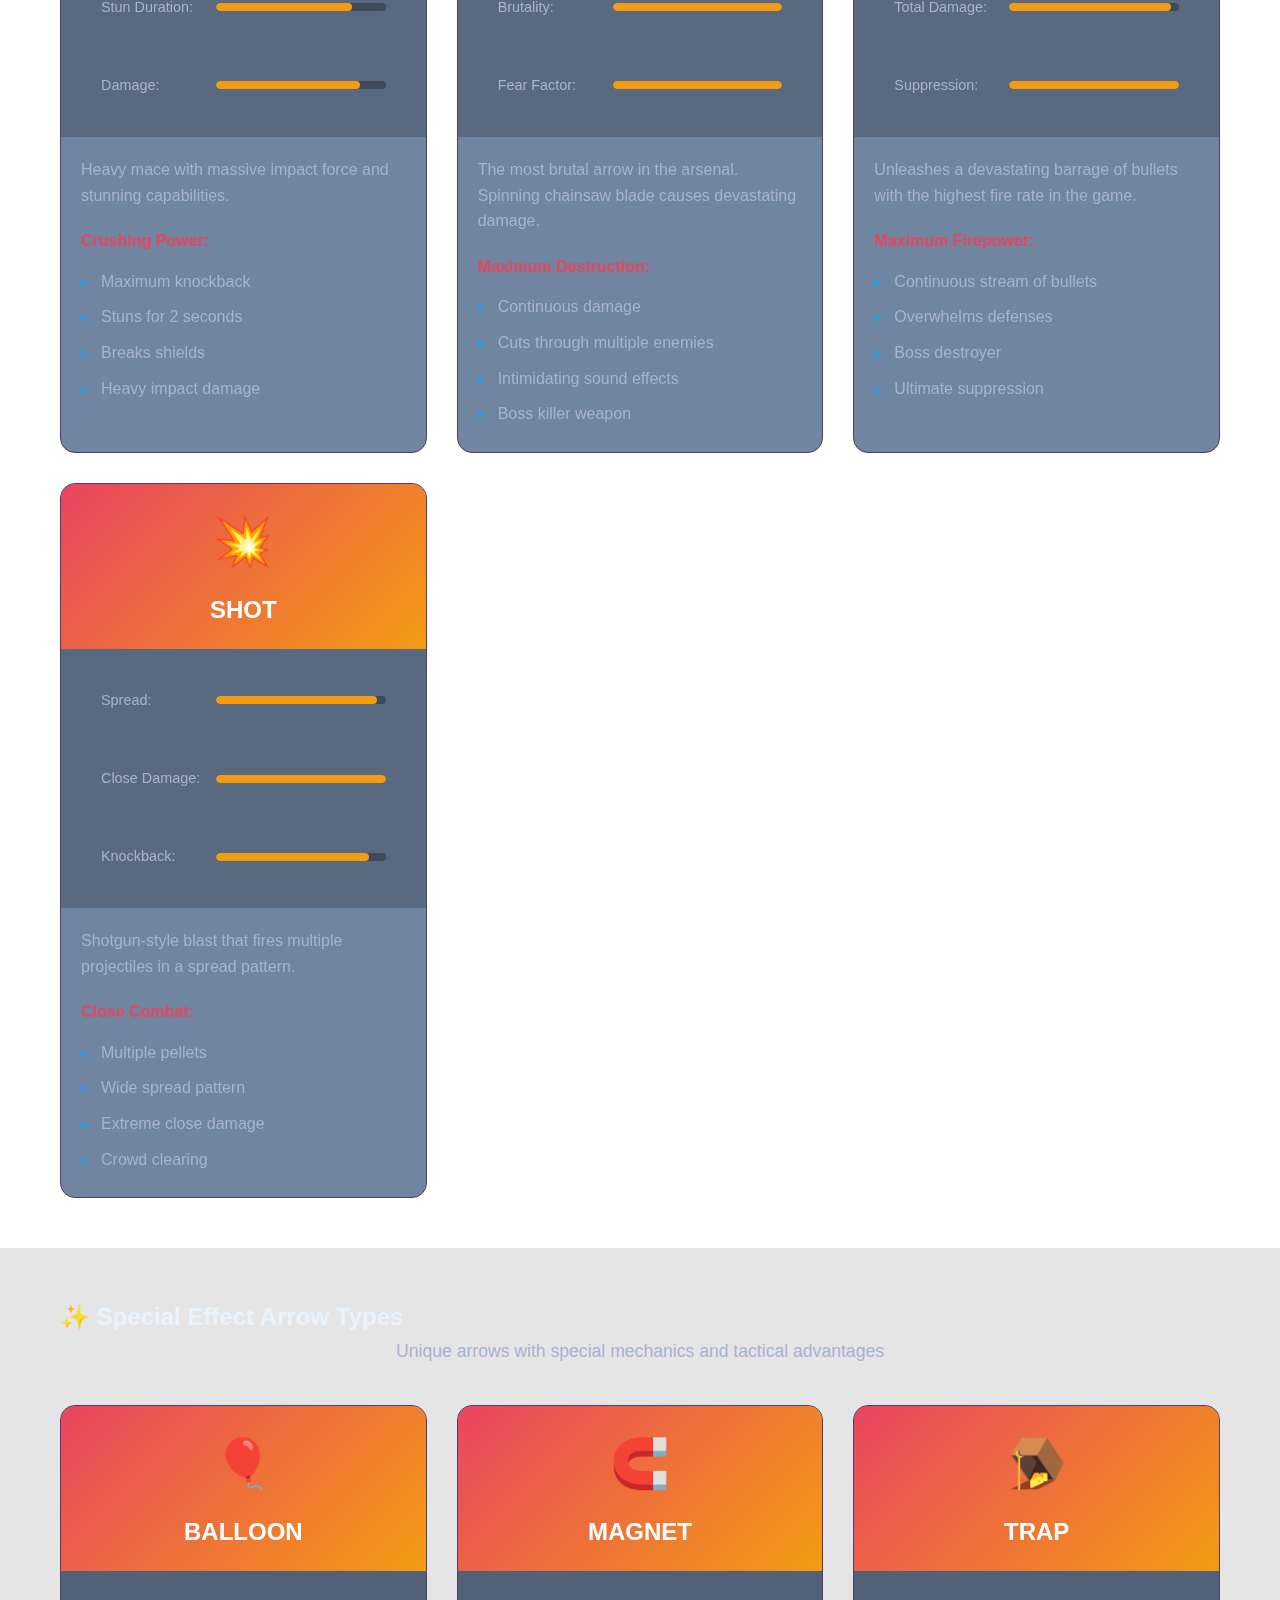
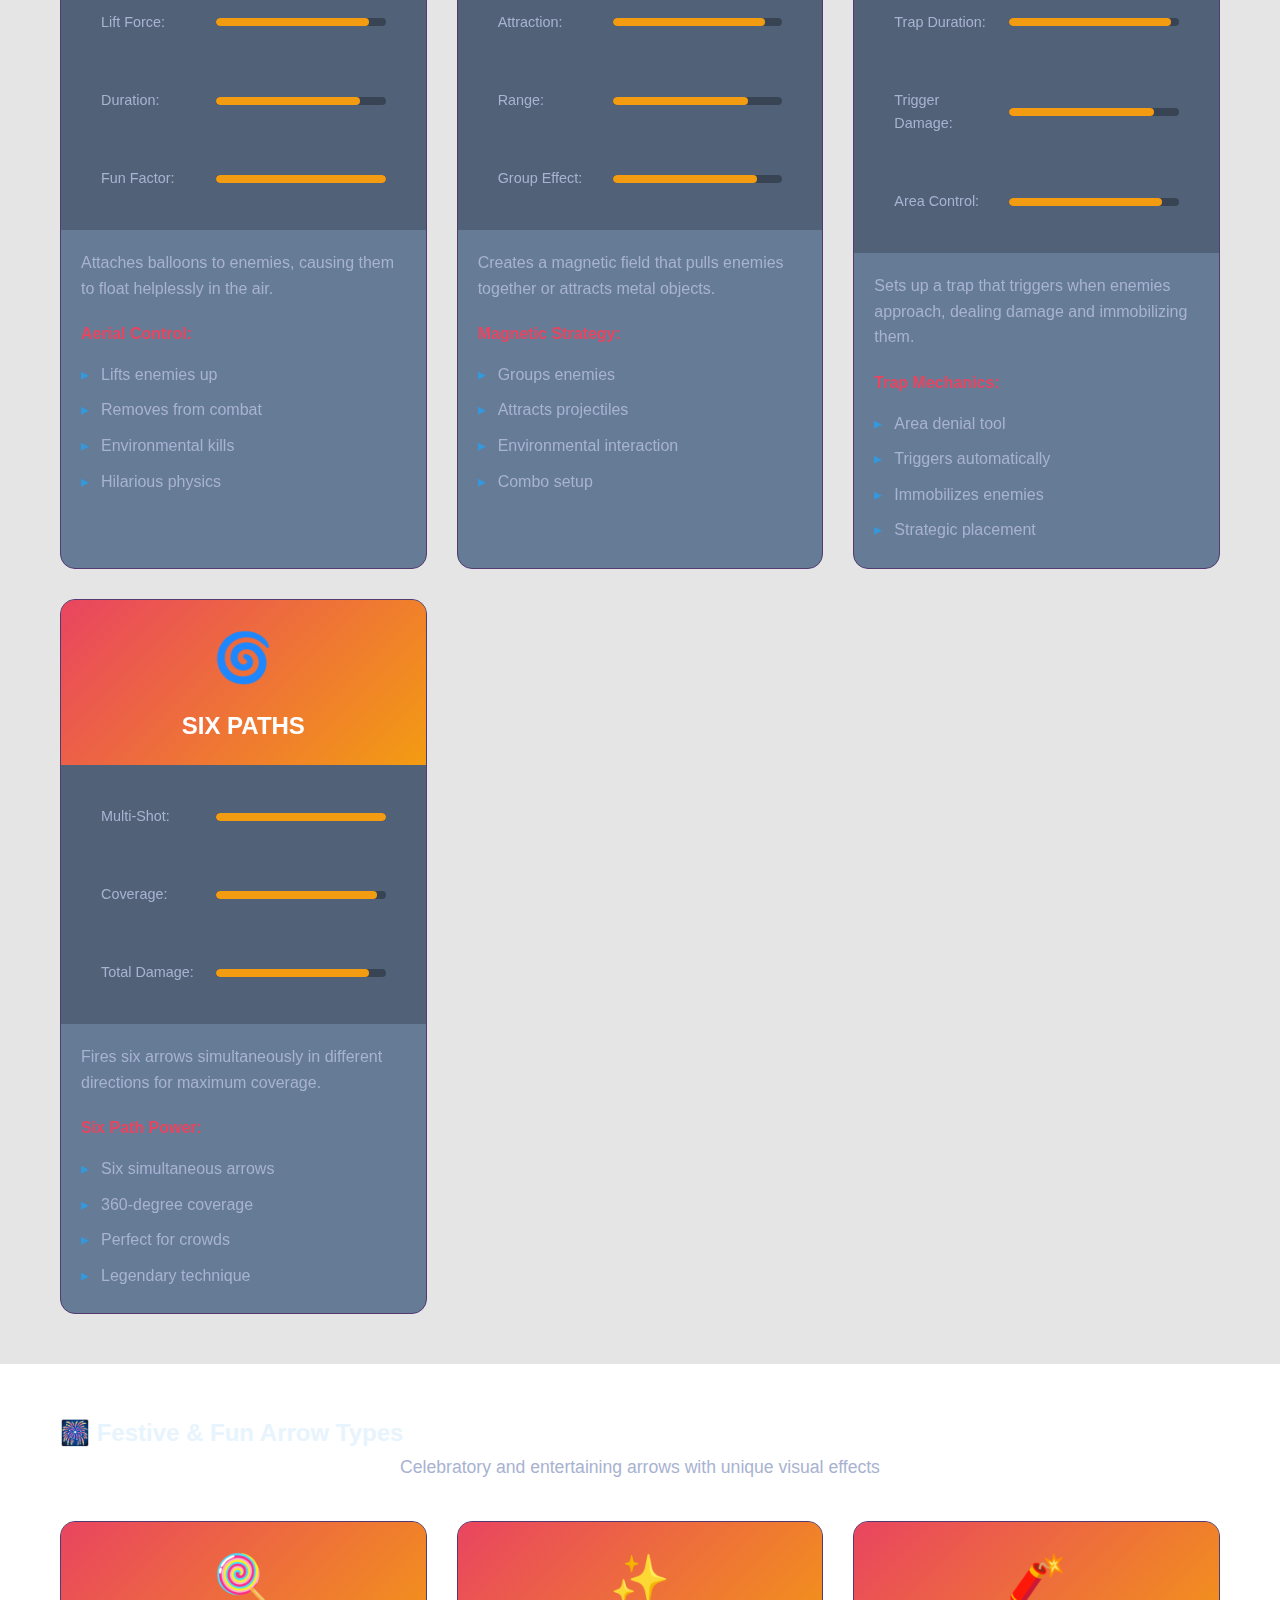
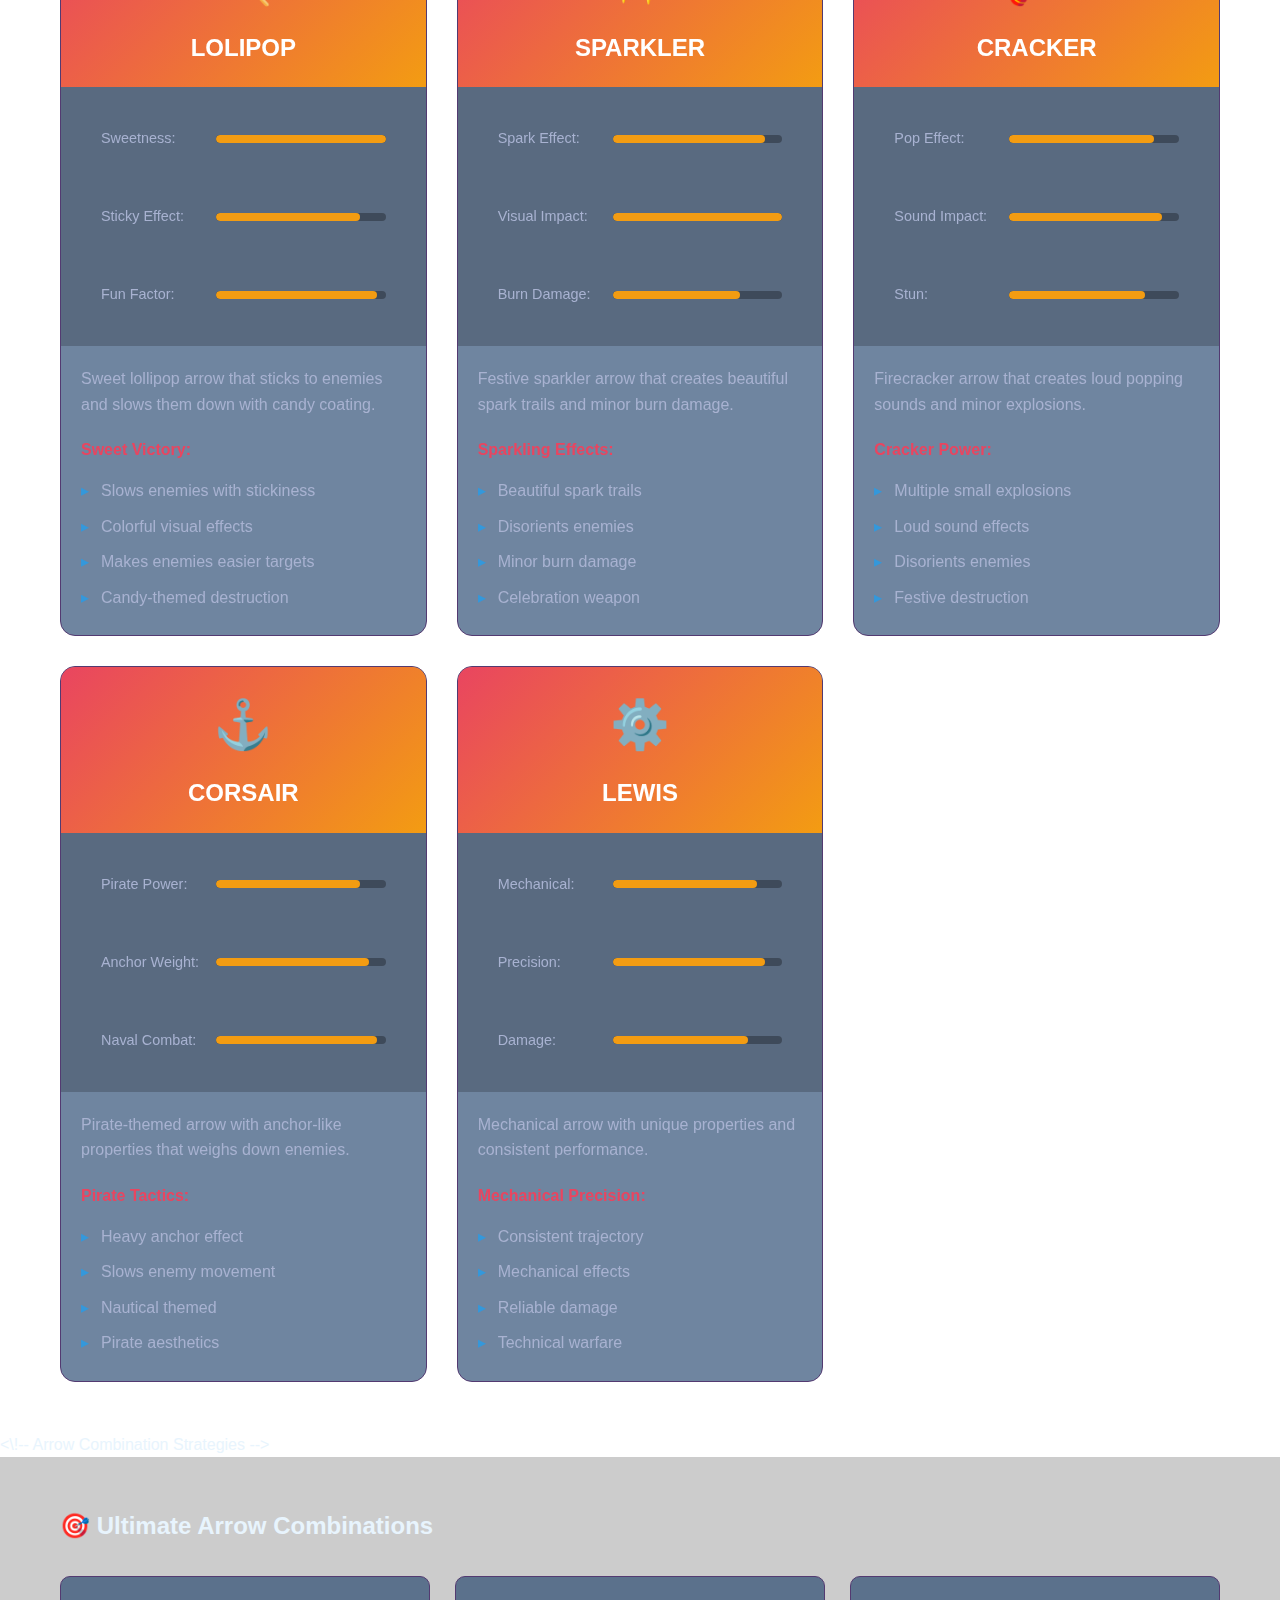
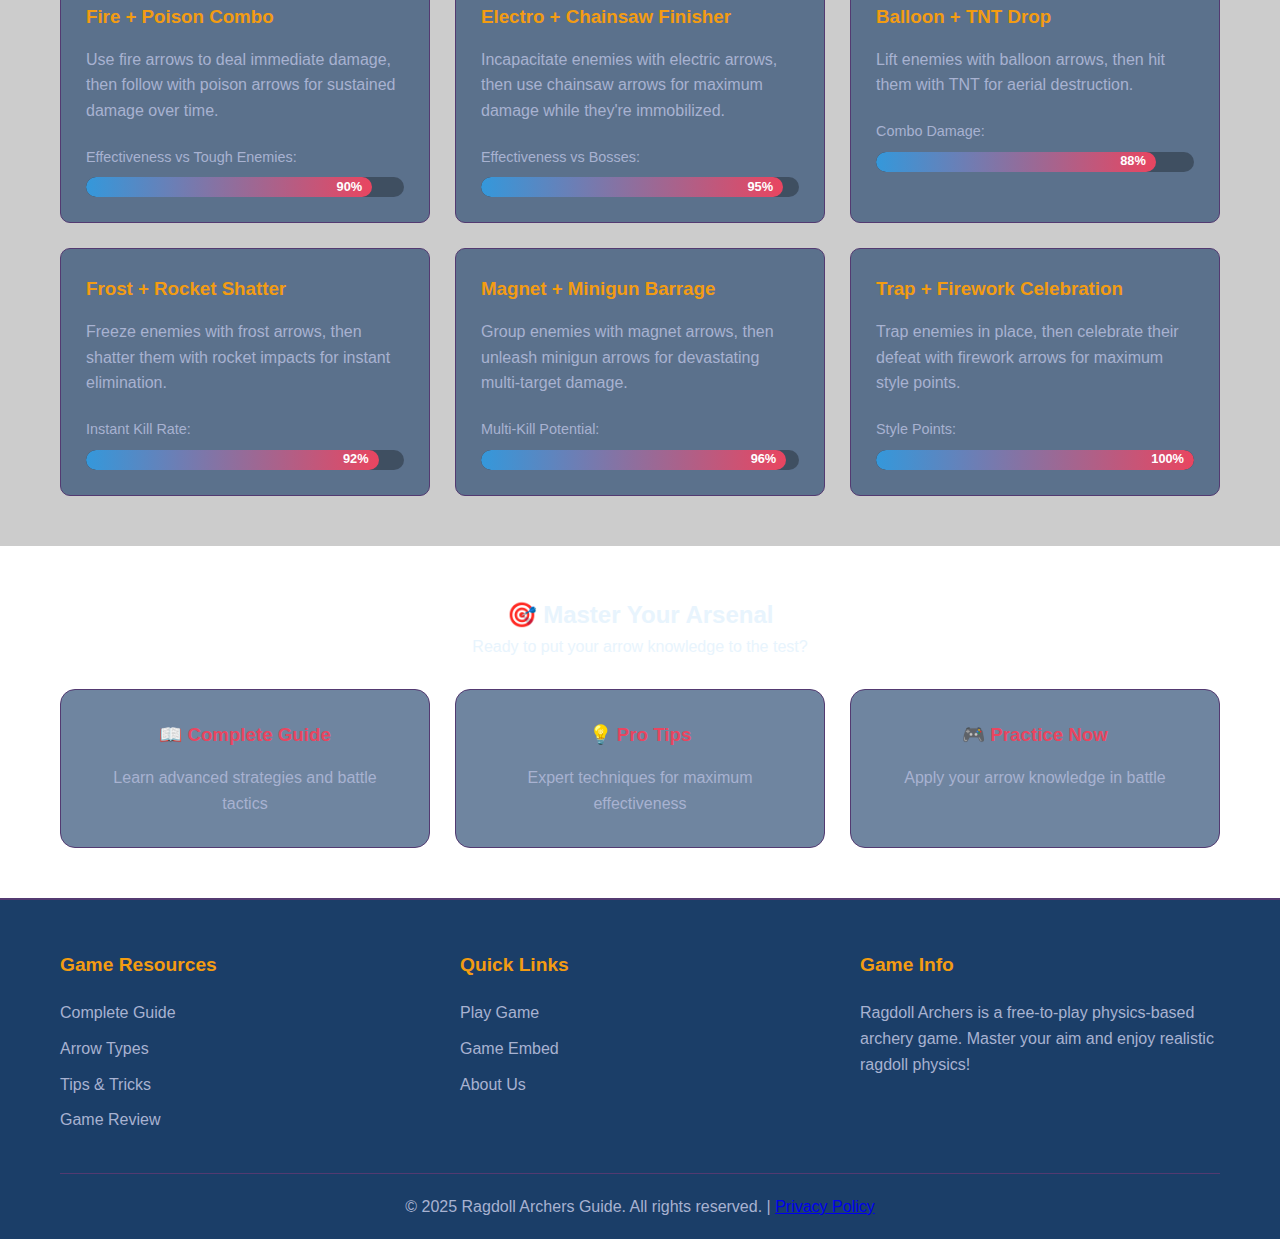
<file: arrows.html>
<!DOCTYPE html>
<html lang="en">
<head>
    <meta charset="UTF-8">
    <meta name="viewport" content="width=device-width, initial-scale=1.0">
    <title>Ragdoll Archers Complete Arrow Guide - All 28 Arrow Types & Effects</title>
    <meta name="description" content="Complete guide to all 28 Ragdoll Archers arrow types including basic, elemental, explosive, and special arrows. Master every weapon with detailed stats and strategies!">
    <meta name="keywords" content="ragdoll archers arrows, ragdoll archers weapons, all arrow types, 28 arrows guide, fire arrow, poison arrow, chainsaw arrow, minigun arrow, ragdoll archers wiki">
    
    <!-- SEO Tags -->
    <meta name="robots" content="index, follow">
    <meta name="author" content="Ragdoll Archers Guide">
    <meta name="language" content="English">
    <link rel="canonical" href="https://ragdoll-archers-website.pages.dev/arrows.html">
    
    <!-- Open Graph Tags -->
    <meta property="og:title" content="Ragdoll Archers Complete Arrow Guide - All 28 Arrow Types">
    <meta property="og:description" content="Complete guide to all 28 Ragdoll Archers arrow types including basic, elemental, explosive, and special arrows. Master every weapon!">
    <meta property="og:type" content="article">
    <meta property="og:url" content="https://ragdoll-archers-website.pages.dev/arrows.html">
    <meta property="og:image" content="https://ragdoll-archers-website.pages.dev/ragdoll-archers-logo.webp">
    <meta property="og:site_name" content="Ragdoll Archers">
    
    <!-- Twitter Cards -->
    <meta name="twitter:card" content="summary_large_image">
    <meta name="twitter:title" content="Ragdoll Archers Complete Arrow Guide - All 28 Arrow Types">
    <meta name="twitter:description" content="Complete guide to all 28 Ragdoll Archers arrow types including basic, elemental, explosive, and special arrows. Master every weapon!">
    <meta name="twitter:image" content="https://ragdoll-archers-website.pages.dev/ragdoll-archers-logo.webp">
    
    <!-- Performance Optimization -->
    <link rel="preconnect" href="https://fonts.googleapis.com">
    <link rel="dns-prefetch" href="https://bitlifeonline.github.io">
    
    <!-- PWA Support -->
    <link rel="manifest" href="manifest.json">
    <meta name="theme-color" content="#e94560">
    
    <!-- Favicon -->
    <link rel="icon" type="image/png" href="favicon.png">
    
    <!-- CSS Files -->
    <link rel="stylesheet" href="css/main.css">
    <link rel="stylesheet" href="css/responsive.css">
    
    <!-- Structured Data -->
    <script type="application/ld+json">
    {
      "@context": "https://schema.org",
      "@type": "Article",
      "headline": "Ragdoll Archers Complete Arrow Guide - All 28 Arrow Types & Effects",
      "description": "Complete guide to all 28 Ragdoll Archers arrow types including basic, elemental, explosive, and special effect arrows",
      "image": "https://ragdoll-archers-website.pages.dev/ragdoll-archers-logo.webp",
      "author": {
        "@type": "Organization",
        "name": "Ragdoll Archers Guide"
      },
      "publisher": {
        "@type": "Organization",
        "name": "Ragdoll Archers Guide"
      },
      "datePublished": "2024-08-09",
      "dateModified": "2024-08-09"
    }
    </script>
</head>
<body>
    <header class="header">
        <nav class="nav">
            <div class="nav-container">
                <a href="index.html" class="logo">
                    <img src="ragdoll-archers-logo.webp" alt="Ragdoll Archers Logo" style="height: 50px; width: auto;">
                    
                </a>
                <ul class="nav-menu">
                    <li><a href="index.html">Home</a></li>
                    <li><a href="guide.html">Guide</a></li>
                    <li><a href="arrows.html" class="active">Arrows</a></li>
                    <li><a href="tips.html">Tips</a></li>
                    <li><a href="review.html">Review</a></li>
                    <li><a href="about.html">About</a></li>
                </ul>
                <div class="hamburger">
                    <span></span>
                    <span></span>
                    <span></span>
                </div>
            </div>
        </nav>
    </header>

    <main>
        <!-- Breadcrumb -->
        <nav aria-label="breadcrumb" class="breadcrumb">
            <div class="container">
                <ol class="breadcrumb-list">
                    <li><a href="index.html">Home</a></li>
                    <li aria-current="page">Arrow Types Guide</li>
                </ol>
            </div>
        </nav>

        <!-- Hero Section -->
        <section class="arrows-hero">
            <div class="container">
                <h1>🏹 Complete Arrow Encyclopedia</h1>
                <p class="hero-subtitle">Master all 28 arrow types and special effects in Ragdoll Archers</p>
                <div class="arrow-stats">
                    <span class="stat">🎯 28 Arrow Types</span>
                    <span class="stat">🔥 Elemental Effects</span>
                    <span class="stat">💥 Explosive Power</span>
                    <span class="stat">⚔️ Tactical Combos</span>
                </div>
            </div>
        </section>

        <!-- Quick Navigation -->
        <section class="arrow-nav">
            <div class="container">
                <h2>📋 Arrow Categories</h2>
                <div class="nav-grid">
                    <a href="#basic" class="nav-item">
                        <div class="nav-icon">🏹</div>
                        <span>Basic & Default</span>
                    </a>
                    <a href="#elemental" class="nav-item">
                        <div class="nav-icon">🔥</div>
                        <span>Elemental</span>
                    </a>
                    <a href="#explosive" class="nav-item">
                        <div class="nav-icon">💣</div>
                        <span>Explosive</span>
                    </a>
                    <a href="#weapon" class="nav-item">
                        <div class="nav-icon">⚔️</div>
                        <span>Weapons</span>
                    </a>
                    <a href="#special" class="nav-item">
                        <div class="nav-icon">✨</div>
                        <span>Special Effects</span>
                    </a>
                    <a href="#festive" class="nav-item">
                        <div class="nav-icon">🎆</div>
                        <span>Festive & Fun</span>
                    </a>
                </div>
            </div>
        </section>

        <!-- Basic & Default Arrows -->
        <section id="basic" class="arrows-section">
            <div class="container">
                <h2>🏹 Basic & Default Arrows</h2>
                <p class="section-intro">Essential arrows available from the start of your archer journey</p>
                
                <div class="arrows-grid">
                    <div class="arrow-card">
                        <div class="arrow-header">
                            <div class="arrow-icon">🏹</div>
                            <h3>DEFAULT</h3>
                        </div>
                        <div class="arrow-stats">
                            <div class="stat-item">
                                <span class="stat-label">Damage:</span>
                                <div class="stat-bar">
                                    <div class="stat-fill" style="width: 60%"></div>
                                </div>
                            </div>
                            <div class="stat-item">
                                <span class="stat-label">Reliability:</span>
                                <div class="stat-bar">
                                    <div class="stat-fill" style="width: 100%"></div>
                                </div>
                            </div>
                            <div class="stat-item">
                                <span class="stat-label">Availability:</span>
                                <div class="stat-bar">
                                    <div class="stat-fill" style="width: 100%"></div>
                                </div>
                            </div>
                        </div>
                        <div class="arrow-description">
                            <p>Your basic archery tool with standard damage output. Always available and reliable for all situations.</p>
                            <div class="arrow-tips">
                                <h4>Best Uses:</h4>
                                <ul>
                                    <li>Early wave enemies</li>
                                    <li>Conserving special arrows</li>
                                    <li>Learning trajectory mechanics</li>
                                    <li>Consistent damage output</li>
                                </ul>
                            </div>
                        </div>
                    </div>

                    <div class="arrow-card">
                        <div class="arrow-header">
                            <div class="arrow-icon">🔄</div>
                            <h3>CURVED</h3>
                        </div>
                        <div class="arrow-stats">
                            <div class="stat-item">
                                <span class="stat-label">Damage:</span>
                                <div class="stat-bar">
                                    <div class="stat-fill" style="width: 65%"></div>
                                </div>
                            </div>
                            <div class="stat-item">
                                <span class="stat-label">Curve Effect:</span>
                                <div class="stat-bar">
                                    <div class="stat-fill" style="width: 90%"></div>
                                </div>
                            </div>
                            <div class="stat-item">
                                <span class="stat-label">Trick Shot:</span>
                                <div class="stat-bar">
                                    <div class="stat-fill" style="width: 85%"></div>
                                </div>
                            </div>
                        </div>
                        <div class="arrow-description">
                            <p>Curved trajectory arrow that can hit enemies behind cover or at unusual angles.</p>
                            <div class="arrow-tips">
                                <h4>Special Features:</h4>
                                <ul>
                                    <li>Curved flight path</li>
                                    <li>Hits around obstacles</li>
                                    <li>Trick shot potential</li>
                                    <li>Unpredictable for enemies</li>
                                </ul>
                            </div>
                        </div>
                    </div>

                    <div class="arrow-card">
                        <div class="arrow-header">
                            <div class="arrow-icon">🔭</div>
                            <h3>TELESCOP</h3>
                        </div>
                        <div class="arrow-stats">
                            <div class="stat-item">
                                <span class="stat-label">Range:</span>
                                <div class="stat-bar">
                                    <div class="stat-fill" style="width: 95%"></div>
                                </div>
                            </div>
                            <div class="stat-item">
                                <span class="stat-label">Precision:</span>
                                <div class="stat-bar">
                                    <div class="stat-fill" style="width: 90%"></div>
                                </div>
                            </div>
                            <div class="stat-item">
                                <span class="stat-label">Zoom Effect:</span>
                                <div class="stat-bar">
                                    <div class="stat-fill" style="width: 85%"></div>
                                </div>
                            </div>
                        </div>
                        <div class="arrow-description">
                            <p>Long-range precision arrow with enhanced targeting capabilities and extended reach.</p>
                            <div class="arrow-tips">
                                <h4>Sniper Tactics:</h4>
                                <ul>
                                    <li>Extended range shots</li>
                                    <li>High precision targeting</li>
                                    <li>Perfect for distant enemies</li>
                                    <li>Minimal arrow drop</li>
                                </ul>
                            </div>
                        </div>
                    </div>
                </div>
            </div>
        </section>

        <!-- Elemental Arrows -->
        <section id="elemental" class="arrows-section elemental-section">
            <div class="container">
                <h2>🔥 Elemental Arrow Types</h2>
                <p class="section-intro">Harness the power of elements for devastating effects</p>
                
                <div class="arrows-grid">
                    <div class="arrow-card fire-card">
                        <div class="arrow-header">
                            <div class="arrow-icon">🔥</div>
                            <h3>FIRE</h3>
                        </div>
                        <div class="arrow-stats">
                            <div class="stat-item">
                                <span class="stat-label">Initial Damage:</span>
                                <div class="stat-bar">
                                    <div class="stat-fill fire-fill" style="width: 70%"></div>
                                </div>
                            </div>
                            <div class="stat-item">
                                <span class="stat-label">Burn Damage:</span>
                                <div class="stat-bar">
                                    <div class="stat-fill fire-fill" style="width: 85%"></div>
                                </div>
                            </div>
                            <div class="stat-item">
                                <span class="stat-label">Duration:</span>
                                <div class="stat-bar">
                                    <div class="stat-fill fire-fill" style="width: 75%"></div>
                                </div>
                            </div>
                        </div>
                        <div class="arrow-description">
                            <p>Ignites targets for continuous burn damage. Extremely effective against multiple enemies.</p>
                            <div class="arrow-tips">
                                <h4>Special Effects:</h4>
                                <ul>
                                    <li>Damage over time (5 seconds)</li>
                                    <li>Spreads to nearby enemies</li>
                                    <li>Ignites flammable objects</li>
                                    <li>Perfect for crowd control</li>
                                </ul>
                            </div>
                        </div>
                    </div>

                    <div class="arrow-card lightning-card">
                        <div class="arrow-header">
                            <div class="arrow-icon">⚡</div>
                            <h3>ELECTRO</h3>
                        </div>
                        <div class="arrow-stats">
                            <div class="stat-item">
                                <span class="stat-label">Damage:</span>
                                <div class="stat-bar">
                                    <div class="stat-fill lightning-fill" style="width: 75%"></div>
                                </div>
                            </div>
                            <div class="stat-item">
                                <span class="stat-label">Stun Effect:</span>
                                <div class="stat-bar">
                                    <div class="stat-fill lightning-fill" style="width: 95%"></div>
                                </div>
                            </div>
                            <div class="stat-item">
                                <span class="stat-label">Chain Lightning:</span>
                                <div class="stat-bar">
                                    <div class="stat-fill lightning-fill" style="width: 80%"></div>
                                </div>
                            </div>
                        </div>
                        <div class="arrow-description">
                            <p>Electrifies enemies, stunning them and potentially chaining to nearby targets.</p>
                            <div class="arrow-tips">
                                <h4>Special Effects:</h4>
                                <ul>
                                    <li>Stuns enemies for 2-3 seconds</li>
                                    <li>Can chain to multiple targets</li>
                                    <li>Perfect for crowd control</li>
                                    <li>Disrupts enemy attacks</li>
                                </ul>
                            </div>
                        </div>
                    </div>

                    <div class="arrow-card poison-card">
                        <div class="arrow-header">
                            <div class="arrow-icon">☠️</div>
                            <h3>POISON</h3>
                        </div>
                        <div class="arrow-stats">
                            <div class="stat-item">
                                <span class="stat-label">Initial Damage:</span>
                                <div class="stat-bar">
                                    <div class="stat-fill poison-fill" style="width: 50%"></div>
                                </div>
                            </div>
                            <div class="stat-item">
                                <span class="stat-label">Poison Damage:</span>
                                <div class="stat-bar">
                                    <div class="stat-fill poison-fill" style="width: 95%"></div>
                                </div>
                            </div>
                            <div class="stat-item">
                                <span class="stat-label">Duration:</span>
                                <div class="stat-bar">
                                    <div class="stat-fill poison-fill" style="width: 100%"></div>
                                </div>
                            </div>
                        </div>
                        <div class="arrow-description">
                            <p>Inflicts deadly poison that deals massive damage over extended time.</p>
                            <div class="arrow-tips">
                                <h4>Special Effects:</h4>
                                <ul>
                                    <li>Long-lasting poison (8 seconds)</li>
                                    <li>Reduces enemy accuracy</li>
                                    <li>Creates poison clouds</li>
                                    <li>Stacks with multiple hits</li>
                                </ul>
                            </div>
                        </div>
                    </div>

                    <div class="arrow-card ice-card">
                        <div class="arrow-header">
                            <div class="arrow-icon">❄️</div>
                            <h3>FROST</h3>
                        </div>
                        <div class="arrow-stats">
                            <div class="stat-item">
                                <span class="stat-label">Damage:</span>
                                <div class="stat-bar">
                                    <div class="stat-fill ice-fill" style="width: 65%"></div>
                                </div>
                            </div>
                            <div class="stat-item">
                                <span class="stat-label">Freeze Duration:</span>
                                <div class="stat-bar">
                                    <div class="stat-fill ice-fill" style="width: 80%"></div>
                                </div>
                            </div>
                            <div class="stat-item">
                                <span class="stat-label">Slow Effect:</span>
                                <div class="stat-bar">
                                    <div class="stat-fill ice-fill" style="width: 90%"></div>
                                </div>
                            </div>
                        </div>
                        <div class="arrow-description">
                            <p>Freezes enemies on impact, slowing their movement and attack speed significantly.</p>
                            <div class="arrow-tips">
                                <h4>Special Effects:</h4>
                                <ul>
                                    <li>Freezes enemies for 3 seconds</li>
                                    <li>Slows movement by 50%</li>
                                    <li>Can shatter frozen enemies</li>
                                    <li>Creates ice platforms</li>
                                </ul>
                            </div>
                        </div>
                    </div>

                    <div class="arrow-card">
                        <div class="arrow-header">
                            <div class="arrow-icon">🧛</div>
                            <h3>VAMPIRE</h3>
                        </div>
                        <div class="arrow-stats">
                            <div class="stat-item">
                                <span class="stat-label">Damage:</span>
                                <div class="stat-bar">
                                    <div class="stat-fill" style="width: 70%"></div>
                                </div>
                            </div>
                            <div class="stat-item">
                                <span class="stat-label">Life Steal:</span>
                                <div class="stat-bar">
                                    <div class="stat-fill" style="width: 85%"></div>
                                </div>
                            </div>
                            <div class="stat-item">
                                <span class="stat-label">Healing:</span>
                                <div class="stat-bar">
                                    <div class="stat-fill" style="width: 75%"></div>
                                </div>
                            </div>
                        </div>
                        <div class="arrow-description">
                            <p>Drains life from enemies and transfers health back to you.</p>
                            <div class="arrow-tips">
                                <h4>Vampiric Powers:</h4>
                                <ul>
                                    <li>Steals enemy health</li>
                                    <li>Heals you on hit</li>
                                    <li>Perfect for survival</li>
                                    <li>Dark magic effects</li>
                                </ul>
                            </div>
                        </div>
                    </div>
                </div>
            </div>
        </section>

        <!-- Explosive Arrows -->
        <section id="explosive" class="arrows-section explosive-section">
            <div class="container">
                <h2>💣 Explosive Arrow Types</h2>
                <p class="section-intro">Devastating explosive projectiles for maximum area damage</p>
                
                <div class="arrows-grid">
                    <div class="arrow-card">
                        <div class="arrow-header">
                            <div class="arrow-icon">🧨</div>
                            <h3>TNT</h3>
                        </div>
                        <div class="arrow-stats">
                            <div class="stat-item">
                                <span class="stat-label">Explosion Radius:</span>
                                <div class="stat-bar">
                                    <div class="stat-fill" style="width: 95%"></div>
                                </div>
                            </div>
                            <div class="stat-item">
                                <span class="stat-label">Damage:</span>
                                <div class="stat-bar">
                                    <div class="stat-fill" style="width: 90%"></div>
                                </div>
                            </div>
                            <div class="stat-item">
                                <span class="stat-label">Knockback:</span>
                                <div class="stat-bar">
                                    <div class="stat-fill" style="width: 100%"></div>
                                </div>
                            </div>
                        </div>
                        <div class="arrow-description">
                            <p>Massive explosion with huge area damage and extreme knockback effect.</p>
                            <div class="arrow-tips">
                                <h4>Explosive Tactics:</h4>
                                <ul>
                                    <li>Huge blast radius</li>
                                    <li>Clears groups instantly</li>
                                    <li>Destroys cover</li>
                                    <li>Chain reaction potential</li>
                                </ul>
                            </div>
                        </div>
                    </div>

                    <div class="arrow-card">
                        <div class="arrow-header">
                            <div class="arrow-icon">🚀</div>
                            <h3>ROCKET</h3>
                        </div>
                        <div class="arrow-stats">
                            <div class="stat-item">
                                <span class="stat-label">Speed:</span>
                                <div class="stat-bar">
                                    <div class="stat-fill" style="width: 90%"></div>
                                </div>
                            </div>
                            <div class="stat-item">
                                <span class="stat-label">Explosion:</span>
                                <div class="stat-bar">
                                    <div class="stat-fill" style="width: 85%"></div>
                                </div>
                            </div>
                            <div class="stat-item">
                                <span class="stat-label">Propulsion:</span>
                                <div class="stat-bar">
                                    <div class="stat-fill" style="width: 95%"></div>
                                </div>
                            </div>
                        </div>
                        <div class="arrow-description">
                            <p>Self-propelled rocket with high speed and explosive impact.</p>
                            <div class="arrow-tips">
                                <h4>Rocket Power:</h4>
                                <ul>
                                    <li>Self-propelled flight</li>
                                    <li>Fast travel speed</li>
                                    <li>Explosive on impact</li>
                                    <li>Penetrates defenses</li>
                                </ul>
                            </div>
                        </div>
                    </div>

                    <div class="arrow-card">
                        <div class="arrow-header">
                            <div class="arrow-icon">🎆</div>
                            <h3>FIREWORK</h3>
                        </div>
                        <div class="arrow-stats">
                            <div class="stat-item">
                                <span class="stat-label">Spectacle:</span>
                                <div class="stat-bar">
                                    <div class="stat-fill" style="width: 100%"></div>
                                </div>
                            </div>
                            <div class="stat-item">
                                <span class="stat-label">Multi-Burst:</span>
                                <div class="stat-bar">
                                    <div class="stat-fill" style="width: 90%"></div>
                                </div>
                            </div>
                            <div class="stat-item">
                                <span class="stat-label">Area Coverage:</span>
                                <div class="stat-bar">
                                    <div class="stat-fill" style="width: 85%"></div>
                                </div>
                            </div>
                        </div>
                        <div class="arrow-description">
                            <p>Colorful firework that explodes into multiple smaller projectiles covering a wide area.</p>
                            <div class="arrow-tips">
                                <h4>Celebration Destruction:</h4>
                                <ul>
                                    <li>Multiple explosion stages</li>
                                    <li>Covers large area</li>
                                    <li>Disorients enemies</li>
                                    <li>Beautiful and deadly</li>
                                </ul>
                            </div>
                        </div>
                    </div>

                    <div class="arrow-card">
                        <div class="arrow-header">
                            <div class="arrow-icon">🔥</div>
                            <h3>FLARE</h3>
                        </div>
                        <div class="arrow-stats">
                            <div class="stat-item">
                                <span class="stat-label">Burn Time:</span>
                                <div class="stat-bar">
                                    <div class="stat-fill" style="width: 85%"></div>
                                </div>
                            </div>
                            <div class="stat-item">
                                <span class="stat-label">Light Effect:</span>
                                <div class="stat-bar">
                                    <div class="stat-fill" style="width: 90%"></div>
                                </div>
                            </div>
                            <div class="stat-item">
                                <span class="stat-label">Area Damage:</span>
                                <div class="stat-bar">
                                    <div class="stat-fill" style="width: 75%"></div>
                                </div>
                            </div>
                        </div>
                        <div class="arrow-description">
                            <p>Burning flare that creates a bright light and continuous fire damage area.</p>
                            <div class="arrow-tips">
                                <h4>Flare Tactics:</h4>
                                <ul>
                                    <li>Lights up dark areas</li>
                                    <li>Continuous burn damage</li>
                                    <li>Area denial tool</li>
                                    <li>Blinds enemies temporarily</li>
                                </ul>
                            </div>
                        </div>
                    </div>
                </div>
            </div>
        </section>

        <!-- Weapon-Based Arrows -->
        <section id="weapon" class="arrows-section">
            <div class="container">
                <h2>⚔️ Weapon-Based Arrow Types</h2>
                <p class="section-intro">Arrows that incorporate traditional weapons for unique combat effects</p>
                
                <div class="arrows-grid">
                    <div class="arrow-card">
                        <div class="arrow-header">
                            <div class="arrow-icon">🪓</div>
                            <h3>AXE</h3>
                        </div>
                        <div class="arrow-stats">
                            <div class="stat-item">
                                <span class="stat-label">Damage:</span>
                                <div class="stat-bar">
                                    <div class="stat-fill" style="width: 90%"></div>
                                </div>
                            </div>
                            <div class="stat-item">
                                <span class="stat-label">Impact:</span>
                                <div class="stat-bar">
                                    <div class="stat-fill" style="width: 95%"></div>
                                </div>
                            </div>
                            <div class="stat-item">
                                <span class="stat-label">Spin Damage:</span>
                                <div class="stat-bar">
                                    <div class="stat-fill" style="width: 85%"></div>
                                </div>
                            </div>
                        </div>
                        <div class="arrow-description">
                            <p>Heavy spinning axe that deals massive damage with a satisfying impact.</p>
                            <div class="arrow-tips">
                                <h4>Special Features:</h4>
                                <ul>
                                    <li>Spins while flying</li>
                                    <li>High knockback</li>
                                    <li>Cleaving damage</li>
                                    <li>Devastating on direct hit</li>
                                </ul>
                            </div>
                        </div>
                    </div>

                    <div class="arrow-card">
                        <div class="arrow-header">
                            <div class="arrow-icon">🎯</div>
                            <h3>SHURIKEN</h3>
                        </div>
                        <div class="arrow-stats">
                            <div class="stat-item">
                                <span class="stat-label">Speed:</span>
                                <div class="stat-bar">
                                    <div class="stat-fill" style="width: 95%"></div>
                                </div>
                            </div>
                            <div class="stat-item">
                                <span class="stat-label">Multi-Hit:</span>
                                <div class="stat-bar">
                                    <div class="stat-fill" style="width: 85%"></div>
                                </div>
                            </div>
                            <div class="stat-item">
                                <span class="stat-label">Accuracy:</span>
                                <div class="stat-bar">
                                    <div class="stat-fill" style="width: 90%"></div>
                                </div>
                            </div>
                        </div>
                        <div class="arrow-description">
                            <p>Ninja star projectile with rapid flight and ability to hit multiple targets.</p>
                            <div class="arrow-tips">
                                <h4>Ninja Tactics:</h4>
                                <ul>
                                    <li>Extremely fast projectile</li>
                                    <li>Pierces through enemies</li>
                                    <li>Silent and deadly</li>
                                    <li>Multiple throw combo</li>
                                </ul>
                            </div>
                        </div>
                    </div>

                    <div class="arrow-card">
                        <div class="arrow-header">
                            <div class="arrow-icon">🪝</div>
                            <h3>HOOK</h3>
                        </div>
                        <div class="arrow-stats">
                            <div class="stat-item">
                                <span class="stat-label">Pull Force:</span>
                                <div class="stat-bar">
                                    <div class="stat-fill" style="width: 90%"></div>
                                </div>
                            </div>
                            <div class="stat-item">
                                <span class="stat-label">Range:</span>
                                <div class="stat-bar">
                                    <div class="stat-fill" style="width: 85%"></div>
                                </div>
                            </div>
                            <div class="stat-item">
                                <span class="stat-label">Control:</span>
                                <div class="stat-bar">
                                    <div class="stat-fill" style="width: 95%"></div>
                                </div>
                            </div>
                        </div>
                        <div class="arrow-description">
                            <p>Grappling hook that can pull enemies closer or help with positioning.</p>
                            <div class="arrow-tips">
                                <h4>Hook Mechanics:</h4>
                                <ul>
                                    <li>Pulls enemies toward you</li>
                                    <li>Can grab onto surfaces</li>
                                    <li>Setup for combos</li>
                                    <li>Environmental interaction</li>
                                </ul>
                            </div>
                        </div>
                    </div>

                    <div class="arrow-card">
                        <div class="arrow-header">
                            <div class="arrow-icon">🏏</div>
                            <h3>MACE</h3>
                        </div>
                        <div class="arrow-stats">
                            <div class="stat-item">
                                <span class="stat-label">Impact Force:</span>
                                <div class="stat-bar">
                                    <div class="stat-fill" style="width: 95%"></div>
                                </div>
                            </div>
                            <div class="stat-item">
                                <span class="stat-label">Stun Duration:</span>
                                <div class="stat-bar">
                                    <div class="stat-fill" style="width: 80%"></div>
                                </div>
                            </div>
                            <div class="stat-item">
                                <span class="stat-label">Damage:</span>
                                <div class="stat-bar">
                                    <div class="stat-fill" style="width: 85%"></div>
                                </div>
                            </div>
                        </div>
                        <div class="arrow-description">
                            <p>Heavy mace with massive impact force and stunning capabilities.</p>
                            <div class="arrow-tips">
                                <h4>Crushing Power:</h4>
                                <ul>
                                    <li>Maximum knockback</li>
                                    <li>Stuns for 2 seconds</li>
                                    <li>Breaks shields</li>
                                    <li>Heavy impact damage</li>
                                </ul>
                            </div>
                        </div>
                    </div>

                    <div class="arrow-card">
                        <div class="arrow-header">
                            <div class="arrow-icon">🪚</div>
                            <h3>CHAINSAW</h3>
                        </div>
                        <div class="arrow-stats">
                            <div class="stat-item">
                                <span class="stat-label">Damage:</span>
                                <div class="stat-bar">
                                    <div class="stat-fill" style="width: 95%"></div>
                                </div>
                            </div>
                            <div class="stat-item">
                                <span class="stat-label">Brutality:</span>
                                <div class="stat-bar">
                                    <div class="stat-fill" style="width: 100%"></div>
                                </div>
                            </div>
                            <div class="stat-item">
                                <span class="stat-label">Fear Factor:</span>
                                <div class="stat-bar">
                                    <div class="stat-fill" style="width: 100%"></div>
                                </div>
                            </div>
                        </div>
                        <div class="arrow-description">
                            <p>The most brutal arrow in the arsenal. Spinning chainsaw blade causes devastating damage.</p>
                            <div class="arrow-tips">
                                <h4>Maximum Destruction:</h4>
                                <ul>
                                    <li>Continuous damage</li>
                                    <li>Cuts through multiple enemies</li>
                                    <li>Intimidating sound effects</li>
                                    <li>Boss killer weapon</li>
                                </ul>
                            </div>
                        </div>
                    </div>

                    <div class="arrow-card">
                        <div class="arrow-header">
                            <div class="arrow-icon">🔫</div>
                            <h3>MINIGUN</h3>
                        </div>
                        <div class="arrow-stats">
                            <div class="stat-item">
                                <span class="stat-label">Fire Rate:</span>
                                <div class="stat-bar">
                                    <div class="stat-fill" style="width: 100%"></div>
                                </div>
                            </div>
                            <div class="stat-item">
                                <span class="stat-label">Total Damage:</span>
                                <div class="stat-bar">
                                    <div class="stat-fill" style="width: 95%"></div>
                                </div>
                            </div>
                            <div class="stat-item">
                                <span class="stat-label">Suppression:</span>
                                <div class="stat-bar">
                                    <div class="stat-fill" style="width: 100%"></div>
                                </div>
                            </div>
                        </div>
                        <div class="arrow-description">
                            <p>Unleashes a devastating barrage of bullets with the highest fire rate in the game.</p>
                            <div class="arrow-tips">
                                <h4>Maximum Firepower:</h4>
                                <ul>
                                    <li>Continuous stream of bullets</li>
                                    <li>Overwhelms defenses</li>
                                    <li>Boss destroyer</li>
                                    <li>Ultimate suppression</li>
                                </ul>
                            </div>
                        </div>
                    </div>

                    <div class="arrow-card">
                        <div class="arrow-header">
                            <div class="arrow-icon">💥</div>
                            <h3>SHOT</h3>
                        </div>
                        <div class="arrow-stats">
                            <div class="stat-item">
                                <span class="stat-label">Spread:</span>
                                <div class="stat-bar">
                                    <div class="stat-fill" style="width: 95%"></div>
                                </div>
                            </div>
                            <div class="stat-item">
                                <span class="stat-label">Close Damage:</span>
                                <div class="stat-bar">
                                    <div class="stat-fill" style="width: 100%"></div>
                                </div>
                            </div>
                            <div class="stat-item">
                                <span class="stat-label">Knockback:</span>
                                <div class="stat-bar">
                                    <div class="stat-fill" style="width: 90%"></div>
                                </div>
                            </div>
                        </div>
                        <div class="arrow-description">
                            <p>Shotgun-style blast that fires multiple projectiles in a spread pattern.</p>
                            <div class="arrow-tips">
                                <h4>Close Combat:</h4>
                                <ul>
                                    <li>Multiple pellets</li>
                                    <li>Wide spread pattern</li>
                                    <li>Extreme close damage</li>
                                    <li>Crowd clearing</li>
                                </ul>
                            </div>
                        </div>
                    </div>
                </div>
            </div>
        </section>

        <!-- Special Effect Arrows -->
        <section id="special" class="arrows-section special-section">
            <div class="container">
                <h2>✨ Special Effect Arrow Types</h2>
                <p class="section-intro">Unique arrows with special mechanics and tactical advantages</p>
                
                <div class="arrows-grid">
                    <div class="arrow-card">
                        <div class="arrow-header">
                            <div class="arrow-icon">🎈</div>
                            <h3>BALLOON</h3>
                        </div>
                        <div class="arrow-stats">
                            <div class="stat-item">
                                <span class="stat-label">Lift Force:</span>
                                <div class="stat-bar">
                                    <div class="stat-fill" style="width: 90%"></div>
                                </div>
                            </div>
                            <div class="stat-item">
                                <span class="stat-label">Duration:</span>
                                <div class="stat-bar">
                                    <div class="stat-fill" style="width: 85%"></div>
                                </div>
                            </div>
                            <div class="stat-item">
                                <span class="stat-label">Fun Factor:</span>
                                <div class="stat-bar">
                                    <div class="stat-fill" style="width: 100%"></div>
                                </div>
                            </div>
                        </div>
                        <div class="arrow-description">
                            <p>Attaches balloons to enemies, causing them to float helplessly in the air.</p>
                            <div class="arrow-tips">
                                <h4>Aerial Control:</h4>
                                <ul>
                                    <li>Lifts enemies up</li>
                                    <li>Removes from combat</li>
                                    <li>Environmental kills</li>
                                    <li>Hilarious physics</li>
                                </ul>
                            </div>
                        </div>
                    </div>

                    <div class="arrow-card">
                        <div class="arrow-header">
                            <div class="arrow-icon">🧲</div>
                            <h3>MAGNET</h3>
                        </div>
                        <div class="arrow-stats">
                            <div class="stat-item">
                                <span class="stat-label">Attraction:</span>
                                <div class="stat-bar">
                                    <div class="stat-fill" style="width: 90%"></div>
                                </div>
                            </div>
                            <div class="stat-item">
                                <span class="stat-label">Range:</span>
                                <div class="stat-bar">
                                    <div class="stat-fill" style="width: 80%"></div>
                                </div>
                            </div>
                            <div class="stat-item">
                                <span class="stat-label">Group Effect:</span>
                                <div class="stat-bar">
                                    <div class="stat-fill" style="width: 85%"></div>
                                </div>
                            </div>
                        </div>
                        <div class="arrow-description">
                            <p>Creates a magnetic field that pulls enemies together or attracts metal objects.</p>
                            <div class="arrow-tips">
                                <h4>Magnetic Strategy:</h4>
                                <ul>
                                    <li>Groups enemies</li>
                                    <li>Attracts projectiles</li>
                                    <li>Environmental interaction</li>
                                    <li>Combo setup</li>
                                </ul>
                            </div>
                        </div>
                    </div>

                    <div class="arrow-card">
                        <div class="arrow-header">
                            <div class="arrow-icon">🪤</div>
                            <h3>TRAP</h3>
                        </div>
                        <div class="arrow-stats">
                            <div class="stat-item">
                                <span class="stat-label">Trap Duration:</span>
                                <div class="stat-bar">
                                    <div class="stat-fill" style="width: 95%"></div>
                                </div>
                            </div>
                            <div class="stat-item">
                                <span class="stat-label">Trigger Damage:</span>
                                <div class="stat-bar">
                                    <div class="stat-fill" style="width: 85%"></div>
                                </div>
                            </div>
                            <div class="stat-item">
                                <span class="stat-label">Area Control:</span>
                                <div class="stat-bar">
                                    <div class="stat-fill" style="width: 90%"></div>
                                </div>
                            </div>
                        </div>
                        <div class="arrow-description">
                            <p>Sets up a trap that triggers when enemies approach, dealing damage and immobilizing them.</p>
                            <div class="arrow-tips">
                                <h4>Trap Mechanics:</h4>
                                <ul>
                                    <li>Area denial tool</li>
                                    <li>Triggers automatically</li>
                                    <li>Immobilizes enemies</li>
                                    <li>Strategic placement</li>
                                </ul>
                            </div>
                        </div>
                    </div>

                    <div class="arrow-card">
                        <div class="arrow-header">
                            <div class="arrow-icon">🌀</div>
                            <h3>SIX PATHS</h3>
                        </div>
                        <div class="arrow-stats">
                            <div class="stat-item">
                                <span class="stat-label">Multi-Shot:</span>
                                <div class="stat-bar">
                                    <div class="stat-fill" style="width: 100%"></div>
                                </div>
                            </div>
                            <div class="stat-item">
                                <span class="stat-label">Coverage:</span>
                                <div class="stat-bar">
                                    <div class="stat-fill" style="width: 95%"></div>
                                </div>
                            </div>
                            <div class="stat-item">
                                <span class="stat-label">Total Damage:</span>
                                <div class="stat-bar">
                                    <div class="stat-fill" style="width: 90%"></div>
                                </div>
                            </div>
                        </div>
                        <div class="arrow-description">
                            <p>Fires six arrows simultaneously in different directions for maximum coverage.</p>
                            <div class="arrow-tips">
                                <h4>Six Path Power:</h4>
                                <ul>
                                    <li>Six simultaneous arrows</li>
                                    <li>360-degree coverage</li>
                                    <li>Perfect for crowds</li>
                                    <li>Legendary technique</li>
                                </ul>
                            </div>
                        </div>
                    </div>
                </div>
            </div>
        </section>

        <!-- Festive & Fun Arrows -->
        <section id="festive" class="arrows-section">
            <div class="container">
                <h2>🎆 Festive & Fun Arrow Types</h2>
                <p class="section-intro">Celebratory and entertaining arrows with unique visual effects</p>
                
                <div class="arrows-grid">
                    <div class="arrow-card">
                        <div class="arrow-header">
                            <div class="arrow-icon">🍭</div>
                            <h3>LOLIPOP</h3>
                        </div>
                        <div class="arrow-stats">
                            <div class="stat-item">
                                <span class="stat-label">Sweetness:</span>
                                <div class="stat-bar">
                                    <div class="stat-fill" style="width: 100%"></div>
                                </div>
                            </div>
                            <div class="stat-item">
                                <span class="stat-label">Sticky Effect:</span>
                                <div class="stat-bar">
                                    <div class="stat-fill" style="width: 85%"></div>
                                </div>
                            </div>
                            <div class="stat-item">
                                <span class="stat-label">Fun Factor:</span>
                                <div class="stat-bar">
                                    <div class="stat-fill" style="width: 95%"></div>
                                </div>
                            </div>
                        </div>
                        <div class="arrow-description">
                            <p>Sweet lollipop arrow that sticks to enemies and slows them down with candy coating.</p>
                            <div class="arrow-tips">
                                <h4>Sweet Victory:</h4>
                                <ul>
                                    <li>Slows enemies with stickiness</li>
                                    <li>Colorful visual effects</li>
                                    <li>Makes enemies easier targets</li>
                                    <li>Candy-themed destruction</li>
                                </ul>
                            </div>
                        </div>
                    </div>

                    <div class="arrow-card">
                        <div class="arrow-header">
                            <div class="arrow-icon">✨</div>
                            <h3>SPARKLER</h3>
                        </div>
                        <div class="arrow-stats">
                            <div class="stat-item">
                                <span class="stat-label">Spark Effect:</span>
                                <div class="stat-bar">
                                    <div class="stat-fill" style="width: 90%"></div>
                                </div>
                            </div>
                            <div class="stat-item">
                                <span class="stat-label">Visual Impact:</span>
                                <div class="stat-bar">
                                    <div class="stat-fill" style="width: 100%"></div>
                                </div>
                            </div>
                            <div class="stat-item">
                                <span class="stat-label">Burn Damage:</span>
                                <div class="stat-bar">
                                    <div class="stat-fill" style="width: 75%"></div>
                                </div>
                            </div>
                        </div>
                        <div class="arrow-description">
                            <p>Festive sparkler arrow that creates beautiful spark trails and minor burn damage.</p>
                            <div class="arrow-tips">
                                <h4>Sparkling Effects:</h4>
                                <ul>
                                    <li>Beautiful spark trails</li>
                                    <li>Disorients enemies</li>
                                    <li>Minor burn damage</li>
                                    <li>Celebration weapon</li>
                                </ul>
                            </div>
                        </div>
                    </div>

                    <div class="arrow-card">
                        <div class="arrow-header">
                            <div class="arrow-icon">🧨</div>
                            <h3>CRACKER</h3>
                        </div>
                        <div class="arrow-stats">
                            <div class="stat-item">
                                <span class="stat-label">Pop Effect:</span>
                                <div class="stat-bar">
                                    <div class="stat-fill" style="width: 85%"></div>
                                </div>
                            </div>
                            <div class="stat-item">
                                <span class="stat-label">Sound Impact:</span>
                                <div class="stat-bar">
                                    <div class="stat-fill" style="width: 90%"></div>
                                </div>
                            </div>
                            <div class="stat-item">
                                <span class="stat-label">Stun:</span>
                                <div class="stat-bar">
                                    <div class="stat-fill" style="width: 80%"></div>
                                </div>
                            </div>
                        </div>
                        <div class="arrow-description">
                            <p>Firecracker arrow that creates loud popping sounds and minor explosions.</p>
                            <div class="arrow-tips">
                                <h4>Cracker Power:</h4>
                                <ul>
                                    <li>Multiple small explosions</li>
                                    <li>Loud sound effects</li>
                                    <li>Disorients enemies</li>
                                    <li>Festive destruction</li>
                                </ul>
                            </div>
                        </div>
                    </div>

                    <div class="arrow-card">
                        <div class="arrow-header">
                            <div class="arrow-icon">⚓</div>
                            <h3>CORSAIR</h3>
                        </div>
                        <div class="arrow-stats">
                            <div class="stat-item">
                                <span class="stat-label">Pirate Power:</span>
                                <div class="stat-bar">
                                    <div class="stat-fill" style="width: 85%"></div>
                                </div>
                            </div>
                            <div class="stat-item">
                                <span class="stat-label">Anchor Weight:</span>
                                <div class="stat-bar">
                                    <div class="stat-fill" style="width: 90%"></div>
                                </div>
                            </div>
                            <div class="stat-item">
                                <span class="stat-label">Naval Combat:</span>
                                <div class="stat-bar">
                                    <div class="stat-fill" style="width: 95%"></div>
                                </div>
                            </div>
                        </div>
                        <div class="arrow-description">
                            <p>Pirate-themed arrow with anchor-like properties that weighs down enemies.</p>
                            <div class="arrow-tips">
                                <h4>Pirate Tactics:</h4>
                                <ul>
                                    <li>Heavy anchor effect</li>
                                    <li>Slows enemy movement</li>
                                    <li>Nautical themed</li>
                                    <li>Pirate aesthetics</li>
                                </ul>
                            </div>
                        </div>
                    </div>

                    <div class="arrow-card">
                        <div class="arrow-header">
                            <div class="arrow-icon">⚙️</div>
                            <h3>LEWIS</h3>
                        </div>
                        <div class="arrow-stats">
                            <div class="stat-item">
                                <span class="stat-label">Mechanical:</span>
                                <div class="stat-bar">
                                    <div class="stat-fill" style="width: 85%"></div>
                                </div>
                            </div>
                            <div class="stat-item">
                                <span class="stat-label">Precision:</span>
                                <div class="stat-bar">
                                    <div class="stat-fill" style="width: 90%"></div>
                                </div>
                            </div>
                            <div class="stat-item">
                                <span class="stat-label">Damage:</span>
                                <div class="stat-bar">
                                    <div class="stat-fill" style="width: 80%"></div>
                                </div>
                            </div>
                        </div>
                        <div class="arrow-description">
                            <p>Mechanical arrow with unique properties and consistent performance.</p>
                            <div class="arrow-tips">
                                <h4>Mechanical Precision:</h4>
                                <ul>
                                    <li>Consistent trajectory</li>
                                    <li>Mechanical effects</li>
                                    <li>Reliable damage</li>
                                    <li>Technical warfare</li>
                                </ul>
                            </div>
                        </div>
                    </div>
                </div>
            </div>
        </section>

        <\!-- Arrow Combination Strategies -->
        <section class="combinations-section">
            <div class="container">
                <h2>🎯 Ultimate Arrow Combinations</h2>
                <div class="combo-grid">
                    <div class="combo-card">
                        <h3>Fire + Poison Combo</h3>
                        <p class="combo-desc">Use fire arrows to deal immediate damage, then follow with poison arrows for sustained damage over time.</p>
                        <div class="combo-effectiveness">
                            <span class="effectiveness-label">Effectiveness vs Tough Enemies:</span>
                            <div class="effectiveness-bar">
                                <div class="effectiveness-fill" style="width: 90%">90%</div>
                            </div>
                        </div>
                    </div>
                    
                    <div class="combo-card">
                        <h3>Electro + Chainsaw Finisher</h3>
                        <p class="combo-desc">Incapacitate enemies with electric arrows, then use chainsaw arrows for maximum damage while they're immobilized.</p>
                        <div class="combo-effectiveness">
                            <span class="effectiveness-label">Effectiveness vs Bosses:</span>
                            <div class="effectiveness-bar">
                                <div class="effectiveness-fill" style="width: 95%">95%</div>
                            </div>
                        </div>
                    </div>
                    
                    <div class="combo-card">
                        <h3>Balloon + TNT Drop</h3>
                        <p class="combo-desc">Lift enemies with balloon arrows, then hit them with TNT for aerial destruction.</p>
                        <div class="combo-effectiveness">
                            <span class="effectiveness-label">Combo Damage:</span>
                            <div class="effectiveness-bar">
                                <div class="effectiveness-fill" style="width: 88%">88%</div>
                            </div>
                        </div>
                    </div>
                    
                    <div class="combo-card">
                        <h3>Frost + Rocket Shatter</h3>
                        <p class="combo-desc">Freeze enemies with frost arrows, then shatter them with rocket impacts for instant elimination.</p>
                        <div class="combo-effectiveness">
                            <span class="effectiveness-label">Instant Kill Rate:</span>
                            <div class="effectiveness-bar">
                                <div class="effectiveness-fill" style="width: 92%">92%</div>
                            </div>
                        </div>
                    </div>
                    
                    <div class="combo-card">
                        <h3>Magnet + Minigun Barrage</h3>
                        <p class="combo-desc">Group enemies with magnet arrows, then unleash minigun arrows for devastating multi-target damage.</p>
                        <div class="combo-effectiveness">
                            <span class="effectiveness-label">Multi-Kill Potential:</span>
                            <div class="effectiveness-bar">
                                <div class="effectiveness-fill" style="width: 96%">96%</div>
                            </div>
                        </div>
                    </div>
                    
                    <div class="combo-card">
                        <h3>Trap + Firework Celebration</h3>
                        <p class="combo-desc">Trap enemies in place, then celebrate their defeat with firework arrows for maximum style points.</p>
                        <div class="combo-effectiveness">
                            <span class="effectiveness-label">Style Points:</span>
                            <div class="effectiveness-bar">
                                <div class="effectiveness-fill" style="width: 100%">100%</div>
                            </div>
                        </div>
                    </div>
                </div>
            </div>
        </section>
        
        <!-- Related Links -->
        <section class="related-arrows">
            <div class="container">
                <h2>🎯 Master Your Arsenal</h2>
                <p>Ready to put your arrow knowledge to the test?</p>
                <div class="related-grid">
                    <a href="guide.html" class="related-card">
                        <h3>📖 Complete Guide</h3>
                        <p>Learn advanced strategies and battle tactics</p>
                    </a>
                    <a href="tips.html" class="related-card">
                        <h3>💡 Pro Tips</h3>
                        <p>Expert techniques for maximum effectiveness</p>
                    </a>
                    <a href="index.html#game" class="related-card">
                        <h3>🎮 Practice Now</h3>
                        <p>Apply your arrow knowledge in battle</p>
                    </a>
                </div>
            </div>
        </section>
    </main>

    <footer class="footer">
        <div class="container">
            <div class="footer-content">
                <div class="footer-section">
                    <h3>Game Resources</h3>
                    <ul>
                        <li><a href="guide.html">Complete Guide</a></li>
                        <li><a href="arrows.html">Arrow Types</a></li>
                        <li><a href="tips.html">Tips & Tricks</a></li>
                        <li><a href="review.html">Game Review</a></li>
                    </ul>
                </div>
                <div class="footer-section">
                    <h3>Quick Links</h3>
                    <ul>
                        <li><a href="index.html">Play Game</a></li>
                        <li><a href="index.html#game">Game Embed</a></li>
                        <li><a href="about.html">About Us</a></li>
                    </ul>
                </div>
                <div class="footer-section">
                    <h3>Game Info</h3>
                    <p>Ragdoll Archers is a free-to-play physics-based archery game. Master your aim and enjoy realistic ragdoll physics!</p>
                </div>
            </div>
            <div class="footer-bottom">
                <p>&copy; 2025 Ragdoll Archers Guide. All rights reserved. | <a href="privacy-policy.html">Privacy Policy</a></p>
            </div>
        </div>
    </footer>

    <!-- JavaScript Files -->
    <script src="js/main.js"></script>
    <script src="js/game-loader.js"></script>
    <script src="js/analytics.js"></script>

    <!-- Arrow Page Specific Styles -->
    <style>
        .arrows-hero {
            padding: 40px 0;
            text-align: center;
            background: linear-gradient(rgba(0,0,0,0.3), rgba(0,0,0,0.3));
        }
        
        .arrows-hero h1 {
            font-size: 2.5rem;
            color: var(--primary-color);
            margin-bottom: 15px;
        }
        
        .arrow-nav {
            padding: 30px 0;
            background: rgba(0,0,0,0.2);
        }
        
        .nav-grid {
            display: grid;
            grid-template-columns: repeat(auto-fit, minmax(200px, 1fr));
            gap: 20px;
            margin-top: 25px;
        }
        
        .nav-item {
            background: var(--card-bg);
            padding: 20px;
            border-radius: 10px;
            border: 1px solid var(--border-color);
            text-decoration: none;
            color: var(--text-primary);
            text-align: center;
            transition: all 0.3s ease;
        }
        
        .nav-item:hover {
            transform: translateY(-3px);
            border-color: var(--border-accent);
        }
        
        .nav-icon {
            font-size: 2rem;
            margin-bottom: 10px;
            display: block;
        }
        
        .arrows-section {
            padding: 50px 0;
        }
        
        .arrows-section:nth-child(even) {
            background: rgba(0,0,0,0.1);
        }
        
        .section-intro {
            text-align: center;
            color: var(--text-secondary);
            font-size: 1.1rem;
            margin-bottom: 40px;
        }
        
        .arrows-grid {
            display: grid;
            grid-template-columns: repeat(auto-fit, minmax(350px, 1fr));
            gap: 30px;
            margin-top: 30px;
        }
        
        .arrow-card {
            background: var(--card-bg);
            border-radius: 15px;
            border: 1px solid var(--border-color);
            overflow: hidden;
            transition: all 0.3s ease;
            backdrop-filter: blur(5px);
        }
        
        .arrow-card:hover {
            transform: translateY(-5px);
            border-color: var(--border-accent);
            box-shadow: 0 10px 25px rgba(0,0,0,0.3);
        }
        
        .arrow-header {
            background: linear-gradient(135deg, var(--primary-color), var(--secondary-color));
            padding: 20px;
            text-align: center;
            color: white;
        }
        
        .arrow-icon {
            font-size: 3rem;
            margin-bottom: 10px;
            display: block;
        }
        
        .arrow-header h3 {
            margin: 0;
            font-size: 1.5rem;
        }
        
        .arrow-stats {
            padding: 20px;
            background: rgba(0,0,0,0.2);
        }
        
        .stat-item {
            display: flex;
            align-items: center;
            margin-bottom: 15px;
        }
        
        .stat-item:last-child {
            margin-bottom: 0;
        }
        
        .stat-label {
            width: 100px;
            font-size: 0.9rem;
            color: var(--text-secondary);
        }
        
        .stat-bar {
            flex: 1;
            height: 8px;
            background: rgba(0,0,0,0.3);
            border-radius: 4px;
            overflow: hidden;
            margin-left: 15px;
        }
        
        .stat-fill {
            height: 100%;
            background: var(--secondary-color);
            border-radius: 4px;
            transition: width 0.3s ease;
        }
        
        .arrow-description {
            padding: 20px;
        }
        
        .arrow-description p {
            color: var(--text-secondary);
            line-height: 1.6;
            margin-bottom: 20px;
        }
        
        .arrow-tips h4 {
            color: var(--primary-color);
            margin-bottom: 10px;
            font-size: 1rem;
        }
        
        .arrow-tips ul {
            list-style: none;
            padding: 0;
        }
        
        .arrow-tips li {
            padding: 5px 0;
            color: var(--text-secondary);
            position: relative;
            padding-left: 20px;
        }
        
        .arrow-tips li::before {
            content: "▸";
            color: var(--accent-color);
            position: absolute;
            left: 0;
        }
        
        /* Elemental Card Variants */
        .fire-card .arrow-header {
            background: linear-gradient(135deg, #e74c3c, #f39c12);
        }
        
        .fire-fill {
            background: linear-gradient(90deg, #e74c3c, #f39c12);
        }
        
        .lightning-card .arrow-header {
            background: linear-gradient(135deg, #f1c40f, #e67e22);
        }
        
        .lightning-fill {
            background: linear-gradient(90deg, #f1c40f, #e67e22);
        }
        
        .poison-card .arrow-header {
            background: linear-gradient(135deg, #27ae60, #2ecc71);
        }
        
        .poison-fill {
            background: linear-gradient(90deg, #27ae60, #2ecc71);
        }
        
        .ice-card .arrow-header {
            background: linear-gradient(135deg, #3498db, #5dade2);
        }
        
        .ice-fill {
            background: linear-gradient(90deg, #3498db, #5dade2);
        }
        
        /* Section Styling Variants */
        .explosive-section {
            background: rgba(0,0,0,0.2);
        }
        
        .special-section {
            background: rgba(0,0,0,0.1);
        }
        
        .legacy-section {
            background: rgba(0,0,0,0.15);
        }
        
        .subsection-title {
            color: var(--secondary-color);
            margin: 40px 0 20px;
            font-size: 1.5rem;
            text-align: center;
        }
        
        .legacy-card .arrow-header {
            background: linear-gradient(135deg, #7f8c8d, #95a5a6);
        }
        
        .fanmade-card {
            opacity: 0.9;
        }
        
        .fanmade-card .arrow-header {
            background: linear-gradient(135deg, #9b59b6, #8e44ad);
        }
        
        .legendary-card .arrow-header {
            background: linear-gradient(135deg, #ffd700, #ffb347, #ffd700);
            animation: legendary-glow 2s ease-in-out infinite alternate;
        }
        
        .legendary-fill {
            background: linear-gradient(90deg, #ffd700, #ffb347, #ffd700);
            animation: legendary-fill 2s ease-in-out infinite alternate;
        }
        
        @keyframes legendary-glow {
            from { box-shadow: 0 0 10px rgba(255, 215, 0, 0.3); }
            to { box-shadow: 0 0 20px rgba(255, 215, 0, 0.6); }
        }
        
        @keyframes legendary-fill {
            from { opacity: 0.8; }
            to { opacity: 1; }
        }
        
        /* Combinations Section */
        .combinations-section {
            padding: 50px 0;
            background: rgba(0,0,0,0.2);
        }
        
        .combo-grid {
            display: grid;
            grid-template-columns: repeat(auto-fit, minmax(300px, 1fr));
            gap: 25px;
            margin-top: 30px;
        }
        
        .combo-card {
            background: var(--card-bg);
            padding: 25px;
            border-radius: 10px;
            border: 1px solid var(--border-color);
        }
        
        .combo-card h3 {
            color: var(--secondary-color);
            margin-bottom: 15px;
        }
        
        .combo-desc {
            color: var(--text-secondary);
            margin-bottom: 20px;
            line-height: 1.6;
        }
        
        .effectiveness-label {
            font-size: 0.9rem;
            color: var(--text-secondary);
        }
        
        .effectiveness-bar {
            height: 20px;
            background: rgba(0,0,0,0.3);
            border-radius: 10px;
            overflow: hidden;
            margin-top: 8px;
            position: relative;
        }
        
        .effectiveness-fill {
            height: 100%;
            background: linear-gradient(90deg, var(--accent-color), var(--primary-color));
            border-radius: 10px;
            display: flex;
            align-items: center;
            justify-content: flex-end;
            padding-right: 10px;
            color: white;
            font-weight: bold;
            font-size: 0.8rem;
        }
        
        .related-arrows {
            padding: 50px 0;
            text-align: center;
        }
        
        .related-grid {
            display: grid;
            grid-template-columns: repeat(auto-fit, minmax(250px, 1fr));
            gap: 25px;
            margin-top: 30px;
        }
        
        .related-card {
            background: var(--card-bg);
            padding: 30px;
            border-radius: 15px;
            border: 1px solid var(--border-color);
            text-decoration: none;
            color: var(--text-primary);
            transition: all 0.3s ease;
        }
        
        .related-card:hover {
            transform: translateY(-5px);
            border-color: var(--border-accent);
        }
        
        .related-card h3 {
            color: var(--primary-color);
            margin-bottom: 15px;
        }
        
        .related-card p {
            color: var(--text-secondary);
            margin: 0;
        }

        .nav-menu .active {
            background: var(--card-bg);
            color: var(--secondary-color);
        }
        
        @media (max-width: 767px) {
            .arrows-hero h1 {
                font-size: 2rem;
            }
            
            .arrows-grid {
                grid-template-columns: 1fr;
            }
            
            .combo-grid,
            .related-grid {
                grid-template-columns: 1fr;
            }
        }
    </style>
</body>
</html>
</file>
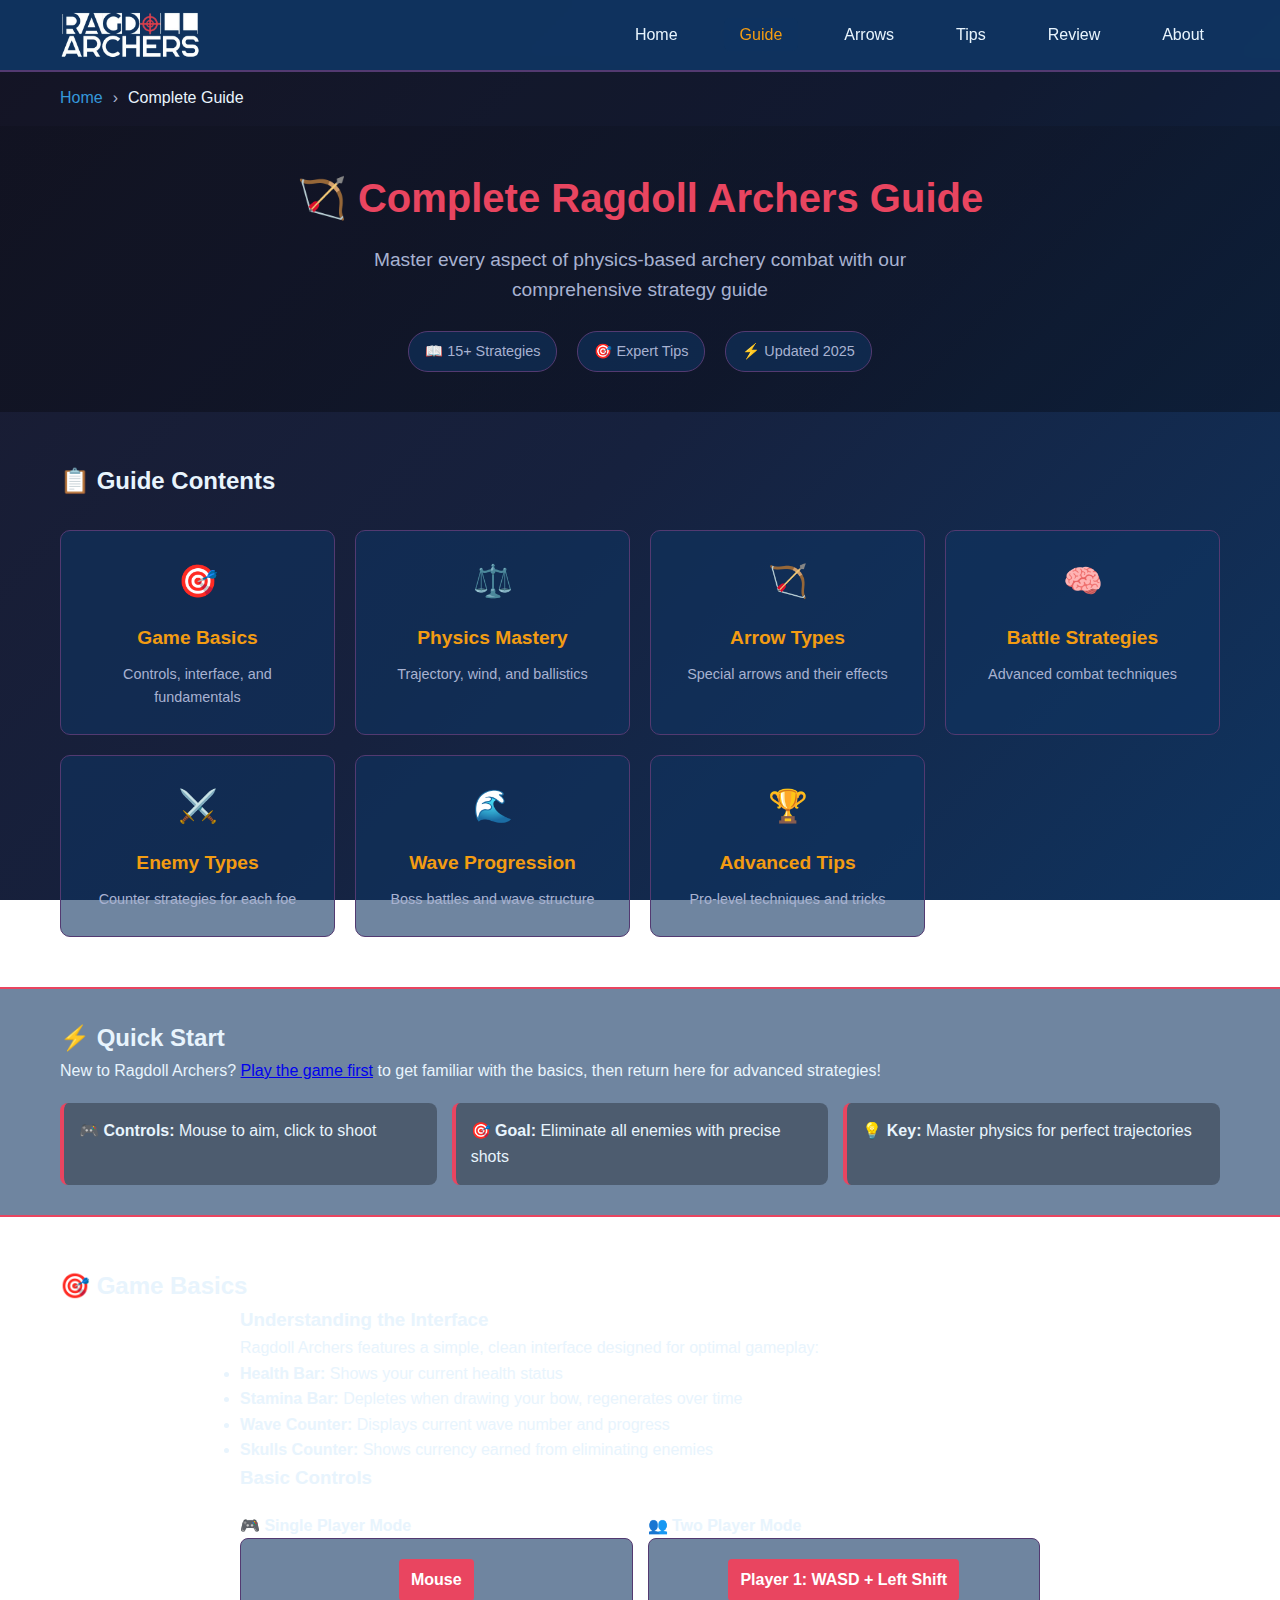
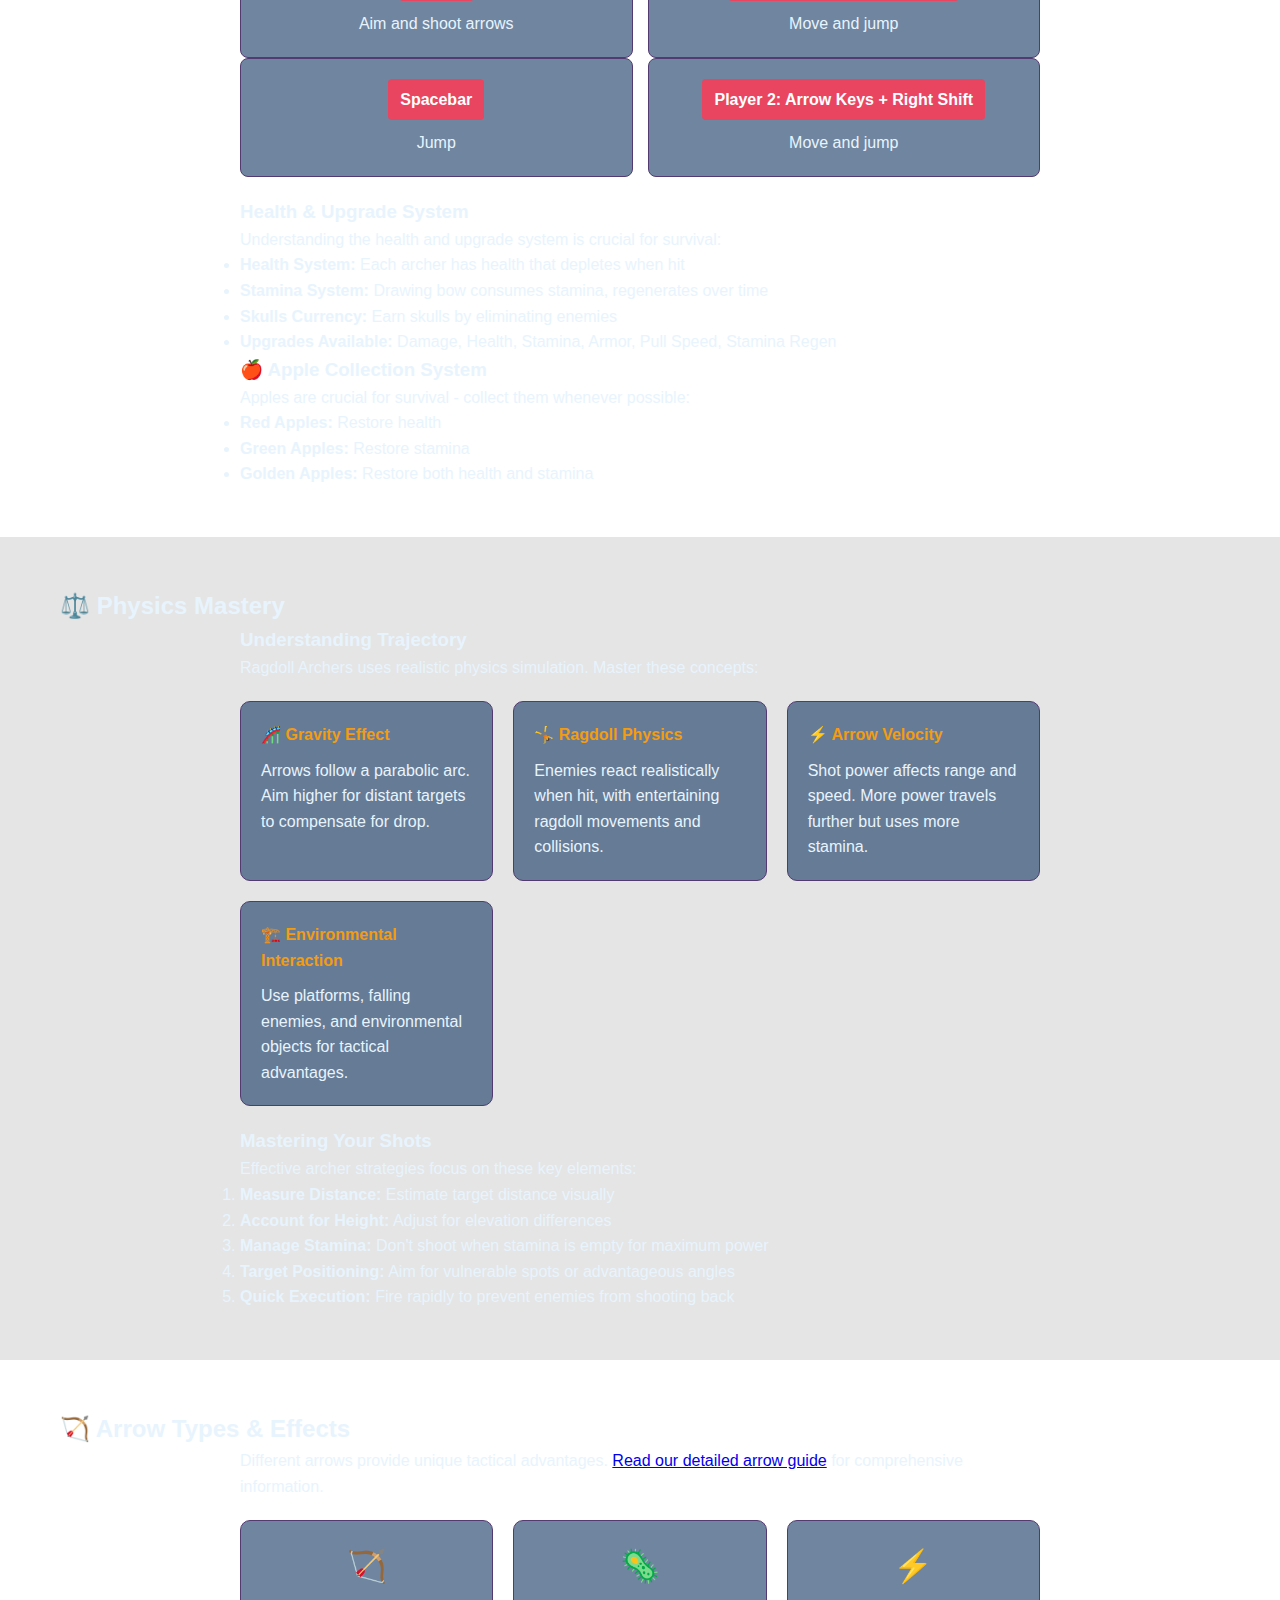
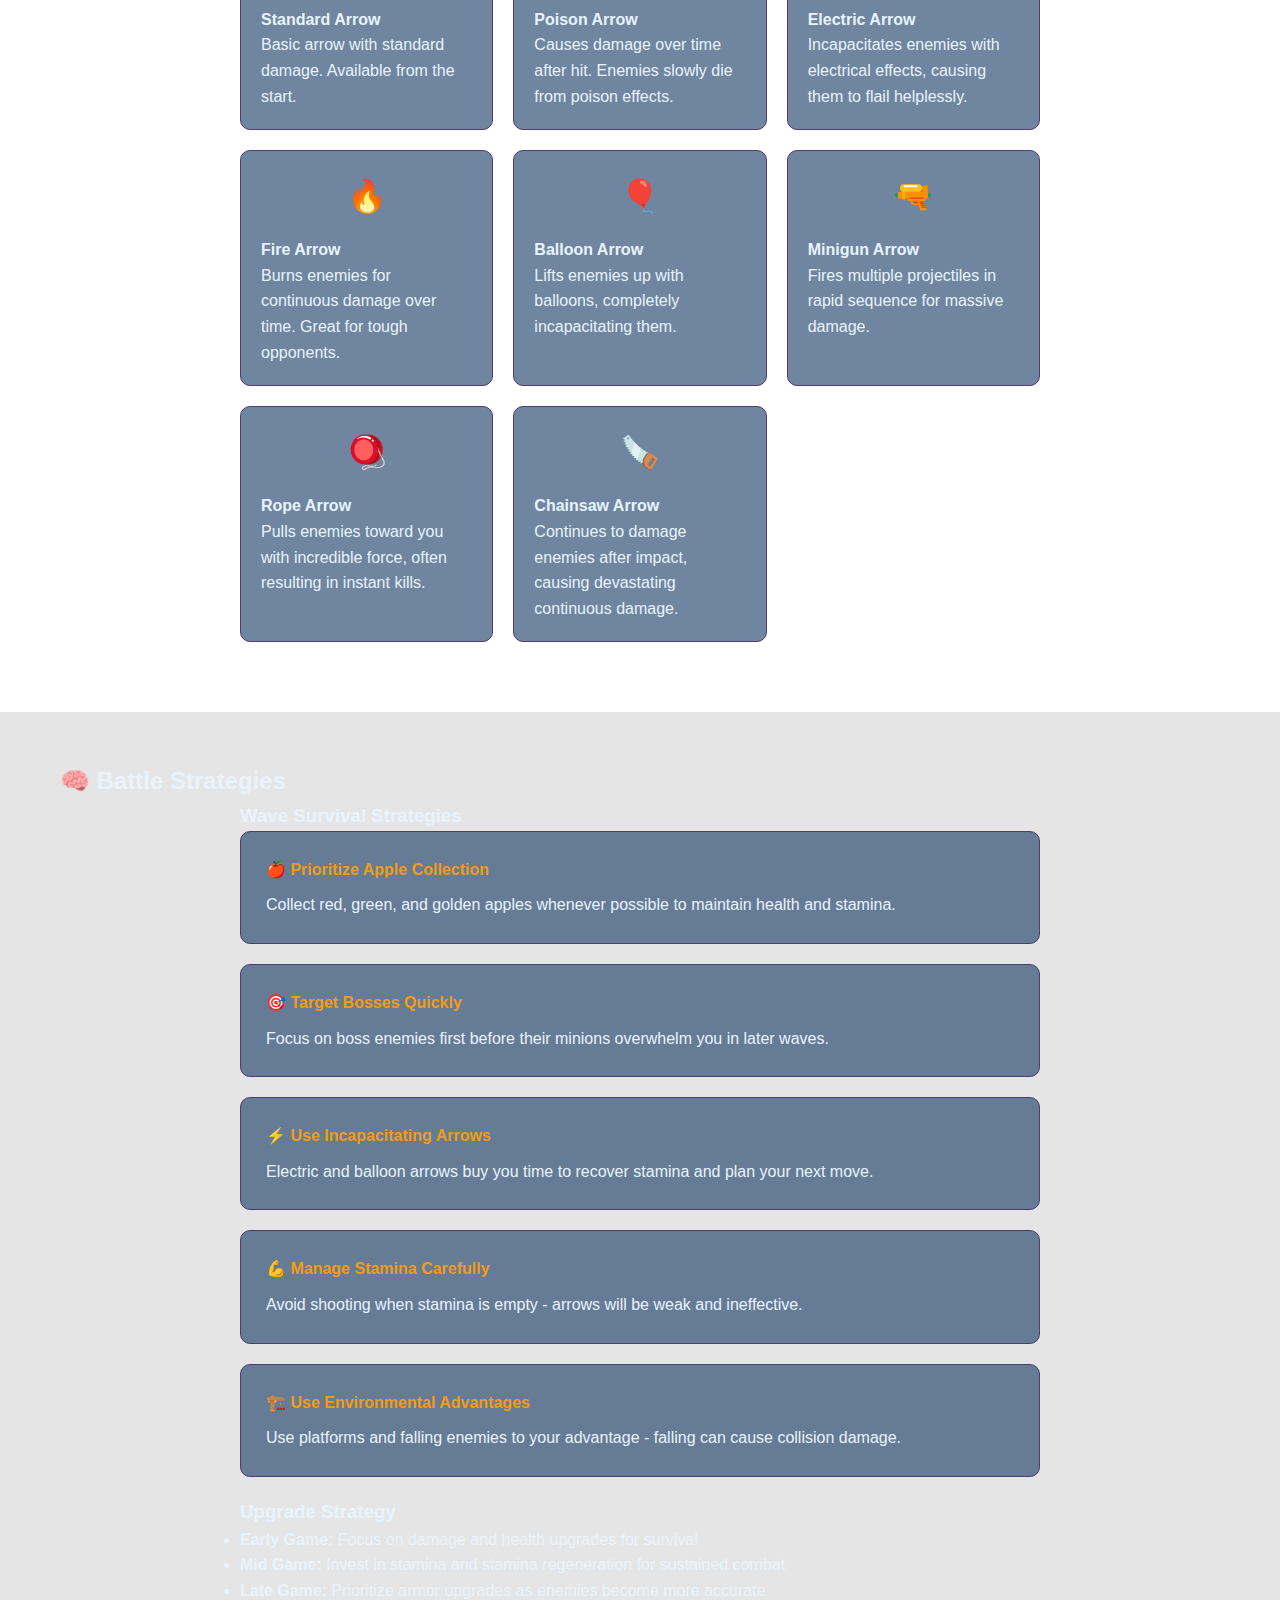
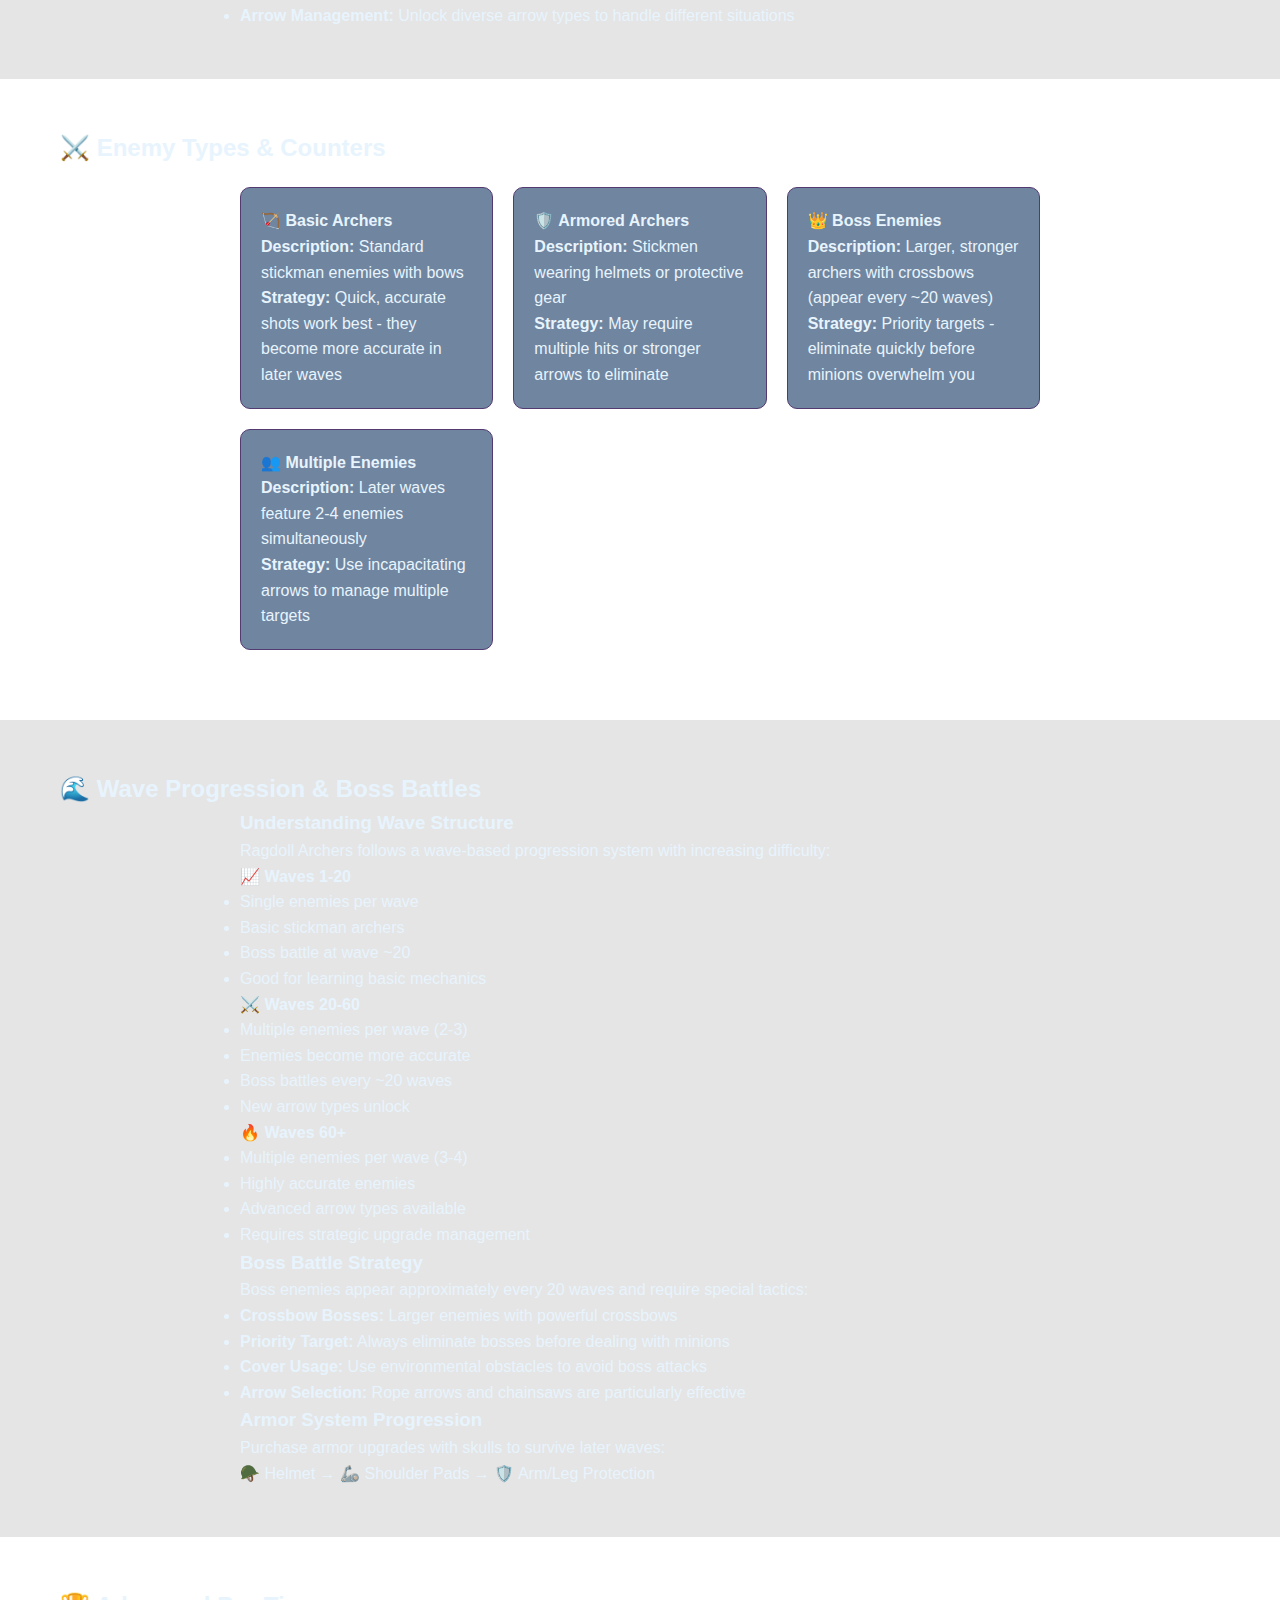
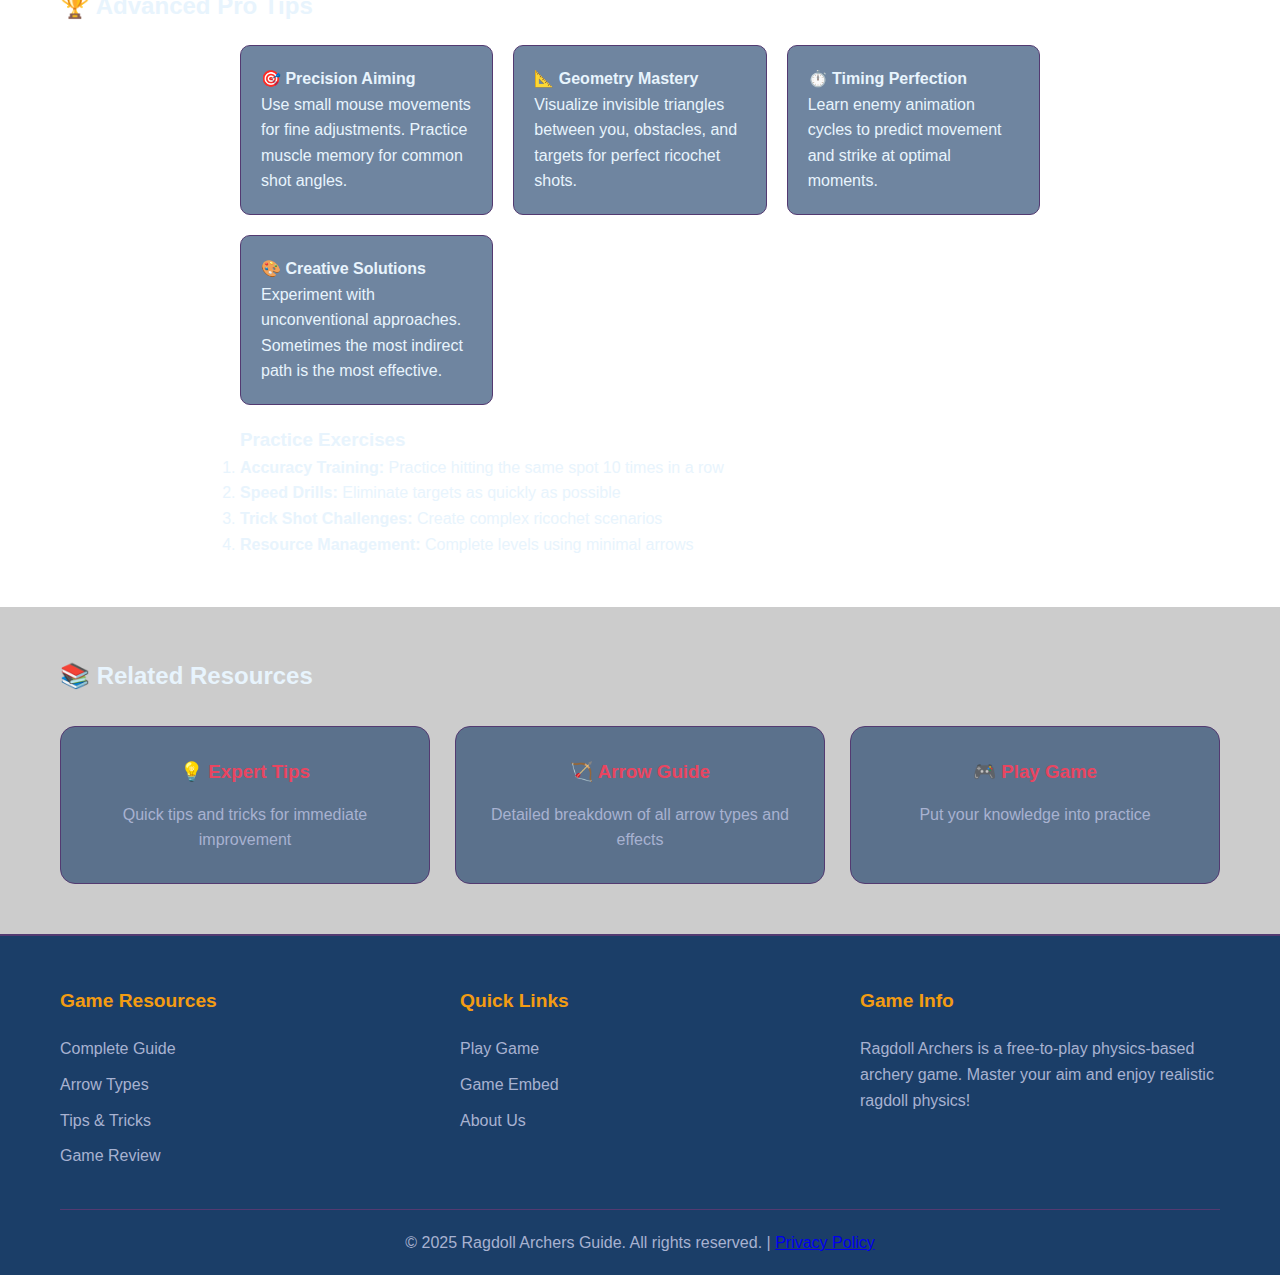
<file: guide.html>
<!DOCTYPE html>
<html lang="en">
<head>
    <meta charset="UTF-8">
    <meta name="viewport" content="width=device-width, initial-scale=1.0">
    <title>Ragdoll Archers Complete Guide - Master Every Battle Strategy</title>
    <meta name="description" content="Complete Ragdoll Archers guide with advanced tips, arrow strategies, and boss battle tactics. Become a master archer with our expert walkthrough!">
    <meta name="keywords" content="ragdoll archers guide, ragdoll archers walkthrough, ragdoll archers strategy, archery game guide, physics game tips">
    
    <!-- SEO Tags -->
    <meta name="robots" content="index, follow">
    <meta name="author" content="Ragdoll Archers Guide">
    <meta name="language" content="English">
    <link rel="canonical" href="https://ragdollarchers.app/guide.html">
    
    <!-- Open Graph Tags -->
    <meta property="og:title" content="Ragdoll Archers Complete Guide - Master Every Battle Strategy">
    <meta property="og:description" content="Complete Ragdoll Archers guide with advanced tips, arrow strategies, and boss battle tactics. Become a master archer with our expert walkthrough!">
    <meta property="og:type" content="article">
    <meta property="og:url" content="https://ragdollarchers.app/guide.html">
    <meta property="og:image" content="https://ragdollarchers.app/ragdoll-archers-logo.webp">
    <meta property="og:site_name" content="Ragdoll Archers">
    
    <!-- Twitter Cards -->
    <meta name="twitter:card" content="summary_large_image">
    <meta name="twitter:title" content="Ragdoll Archers Complete Guide - Master Every Battle Strategy">
    <meta name="twitter:description" content="Complete Ragdoll Archers guide with advanced tips, arrow strategies, and boss battle tactics. Become a master archer with our expert walkthrough!">
    <meta name="twitter:image" content="https://ragdollarchers.app/ragdoll-archers-logo.webp">
    
    <!-- Performance Optimization -->
    <link rel="preconnect" href="https://fonts.googleapis.com">
    <link rel="dns-prefetch" href="https://bitlifeonline.github.io">
    
    <!-- PWA Support -->
    <link rel="manifest" href="manifest.json">
    <meta name="theme-color" content="#e94560">
    
    <!-- Favicon -->
    <link rel="icon" type="image/png" href="favicon.png">
    
    <!-- CSS Files -->
    <link rel="stylesheet" href="css/main.css">
    <link rel="stylesheet" href="css/responsive.css">
    
    <!-- Structured Data -->
    <script type="application/ld+json">
    {
      "@context": "https://schema.org",
      "@type": "HowTo",
      "name": "How to Master Ragdoll Archers",
      "description": "Complete guide to becoming a Ragdoll Archers expert",
      "image": "https://ragdoll-archers-website.pages.dev/ragdoll-archers-logo.webp",
      "totalTime": "PT30M",
      "estimatedCost": {
        "@type": "MonetaryAmount",
        "currency": "USD",
        "value": "0"
      },
      "step": [
        {
          "@type": "HowToStep",
          "name": "Master Basic Controls",
          "text": "Learn mouse aiming and shooting mechanics for precise shots"
        },
        {
          "@type": "HowToStep", 
          "name": "Understand Arrow Types",
          "text": "Each arrow has unique properties and effects - learn when to use each type"
        },
        {
          "@type": "HowToStep",
          "name": "Practice Physics",
          "text": "Master trajectory calculation and wind compensation for accurate shots"
        },
        {
          "@type": "HowToStep",
          "name": "Learn Battle Strategies",
          "text": "Develop tactics for different enemy types and battle scenarios"
        }
      ]
    }
    </script>
</head>
<body>
    <header class="header">
        <nav class="nav">
            <div class="nav-container">
                <a href="index.html" class="logo">
                    <img src="ragdoll-archers-logo.webp" alt="Ragdoll Archers Logo" style="height: 50px; width: auto;">
                    
                </a>
                <ul class="nav-menu">
                    <li><a href="index.html">Home</a></li>
                    <li><a href="guide.html" class="active">Guide</a></li>
                    <li><a href="arrows.html">Arrows</a></li>
                    <li><a href="tips.html">Tips</a></li>
                    <li><a href="review.html">Review</a></li>
                    <li><a href="about.html">About</a></li>
                </ul>
                <div class="hamburger">
                    <span></span>
                    <span></span>
                    <span></span>
                </div>
            </div>
        </nav>
    </header>

    <main>
        <!-- Breadcrumb -->
        <nav aria-label="breadcrumb" class="breadcrumb">
            <div class="container">
                <ol class="breadcrumb-list">
                    <li><a href="index.html">Home</a></li>
                    <li aria-current="page">Complete Guide</li>
                </ol>
            </div>
        </nav>

        <!-- Hero Section -->
        <section class="guide-hero">
            <div class="container">
                <h1>🏹 Complete Ragdoll Archers Guide</h1>
                <p class="hero-subtitle">Master every aspect of physics-based archery combat with our comprehensive strategy guide</p>
                <div class="guide-stats">
                    <span class="stat">📖 15+ Strategies</span>
                    <span class="stat">🎯 Expert Tips</span>
                    <span class="stat">⚡ Updated 2025</span>
                </div>
            </div>
        </section>

        <!-- Table of Contents -->
        <section class="table-of-contents">
            <div class="container">
                <h2>📋 Guide Contents</h2>
                <div class="toc-grid">
                    <a href="#basics" class="toc-item">
                        <div class="toc-icon">🎯</div>
                        <h3>Game Basics</h3>
                        <p>Controls, interface, and fundamentals</p>
                    </a>
                    <a href="#physics" class="toc-item">
                        <div class="toc-icon">⚖️</div>
                        <h3>Physics Mastery</h3>
                        <p>Trajectory, wind, and ballistics</p>
                    </a>
                    <a href="#arrows" class="toc-item">
                        <div class="toc-icon">🏹</div>
                        <h3>Arrow Types</h3>
                        <p>Special arrows and their effects</p>
                    </a>
                    <a href="#strategies" class="toc-item">
                        <div class="toc-icon">🧠</div>
                        <h3>Battle Strategies</h3>
                        <p>Advanced combat techniques</p>
                    </a>
                    <a href="#enemies" class="toc-item">
                        <div class="toc-icon">⚔️</div>
                        <h3>Enemy Types</h3>
                        <p>Counter strategies for each foe</p>
                    </a>
                    <a href="#waves" class="toc-item">
                        <div class="toc-icon">🌊</div>
                        <h3>Wave Progression</h3>
                        <p>Boss battles and wave structure</p>
                    </a>
                    <a href="#advanced" class="toc-item">
                        <div class="toc-icon">🏆</div>
                        <h3>Advanced Tips</h3>
                        <p>Pro-level techniques and tricks</p>
                    </a>
                </div>
            </div>
        </section>

        <!-- Quick Start -->
        <section class="quick-start">
            <div class="container">
                <div class="quick-start-content">
                    <h2>⚡ Quick Start</h2>
                    <p>New to Ragdoll Archers? <a href="index.html#game">Play the game first</a> to get familiar with the basics, then return here for advanced strategies!</p>
                    <div class="quick-tips">
                        <div class="tip">
                            <strong>🎮 Controls:</strong> Mouse to aim, click to shoot
                        </div>
                        <div class="tip">
                            <strong>🎯 Goal:</strong> Eliminate all enemies with precise shots
                        </div>
                        <div class="tip">
                            <strong>💡 Key:</strong> Master physics for perfect trajectories
                        </div>
                    </div>
                </div>
            </div>
        </section>

        <!-- Game Basics -->
        <section id="basics" class="guide-section">
            <div class="container">
                <h2>🎯 Game Basics</h2>
                
                <div class="guide-content">
                    <h3>Understanding the Interface</h3>
                    <p>Ragdoll Archers features a simple, clean interface designed for optimal gameplay:</p>
                    <ul>
                        <li><strong>Health Bar:</strong> Shows your current health status</li>
                        <li><strong>Stamina Bar:</strong> Depletes when drawing your bow, regenerates over time</li>
                        <li><strong>Wave Counter:</strong> Displays current wave number and progress</li>
                        <li><strong>Skulls Counter:</strong> Shows currency earned from eliminating enemies</li>
                    </ul>

                    <h3>Basic Controls</h3>
                    <div class="controls-grid">
                        <div class="control-section">
                            <h4>🎮 Single Player Mode</h4>
                            <div class="control-item">
                                <div class="control-key">Mouse</div>
                                <div class="control-desc">Aim and shoot arrows</div>
                            </div>
                            <div class="control-item">
                                <div class="control-key">Spacebar</div>
                                <div class="control-desc">Jump</div>
                            </div>
                        </div>
                        <div class="control-section">
                            <h4>👥 Two Player Mode</h4>
                            <div class="control-item">
                                <div class="control-key">Player 1: WASD + Left Shift</div>
                                <div class="control-desc">Move and jump</div>
                            </div>
                            <div class="control-item">
                                <div class="control-key">Player 2: Arrow Keys + Right Shift</div>
                                <div class="control-desc">Move and jump</div>
                            </div>
                        </div>
                    </div>

                    <h3>Health & Upgrade System</h3>
                    <p>Understanding the health and upgrade system is crucial for survival:</p>
                    <ul>
                        <li><strong>Health System:</strong> Each archer has health that depletes when hit</li>
                        <li><strong>Stamina System:</strong> Drawing bow consumes stamina, regenerates over time</li>
                        <li><strong>Skulls Currency:</strong> Earn skulls by eliminating enemies</li>
                        <li><strong>Upgrades Available:</strong> Damage, Health, Stamina, Armor, Pull Speed, Stamina Regen</li>
                    </ul>
                    
                    <h3>🍎 Apple Collection System</h3>
                    <p>Apples are crucial for survival - collect them whenever possible:</p>
                    <ul>
                        <li><strong>Red Apples:</strong> Restore health</li>
                        <li><strong>Green Apples:</strong> Restore stamina</li>
                        <li><strong>Golden Apples:</strong> Restore both health and stamina</li>
                    </ul>
                </div>
            </div>
        </section>

        <!-- Physics Mastery -->
        <section id="physics" class="guide-section">
            <div class="container">
                <h2>⚖️ Physics Mastery</h2>
                
                <div class="guide-content">
                    <h3>Understanding Trajectory</h3>
                    <p>Ragdoll Archers uses realistic physics simulation. Master these concepts:</p>
                    
                    <div class="physics-concepts">
                        <div class="concept">
                            <h4>🎢 Gravity Effect</h4>
                            <p>Arrows follow a parabolic arc. Aim higher for distant targets to compensate for drop.</p>
                        </div>
                        <div class="concept">
                            <h4>🤸 Ragdoll Physics</h4>
                            <p>Enemies react realistically when hit, with entertaining ragdoll movements and collisions.</p>
                        </div>
                        <div class="concept">
                            <h4>⚡ Arrow Velocity</h4>
                            <p>Shot power affects range and speed. More power travels further but uses more stamina.</p>
                        </div>
                        <div class="concept">
                            <h4>🏗️ Environmental Interaction</h4>
                            <p>Use platforms, falling enemies, and environmental objects for tactical advantages.</p>
                        </div>
                    </div>

                    <h3>Mastering Your Shots</h3>
                    <p>Effective archer strategies focus on these key elements:</p>
                    <ol>
                        <li><strong>Measure Distance:</strong> Estimate target distance visually</li>
                        <li><strong>Account for Height:</strong> Adjust for elevation differences</li>
                        <li><strong>Manage Stamina:</strong> Don't shoot when stamina is empty for maximum power</li>
                        <li><strong>Target Positioning:</strong> Aim for vulnerable spots or advantageous angles</li>
                        <li><strong>Quick Execution:</strong> Fire rapidly to prevent enemies from shooting back</li>
                    </ol>
                </div>
            </div>
        </section>

        <!-- Arrow Types -->
        <section id="arrows" class="guide-section">
            <div class="container">
                <h2>🏹 Arrow Types & Effects</h2>
                
                <div class="guide-content">
                    <p>Different arrows provide unique tactical advantages. <a href="arrows.html">Read our detailed arrow guide</a> for comprehensive information.</p>
                    
                    <div class="arrow-types-grid">
                        <div class="arrow-type">
                            <div class="arrow-icon">🏹</div>
                            <h4>Standard Arrow</h4>
                            <p>Basic arrow with standard damage. Available from the start.</p>
                        </div>
                        <div class="arrow-type">
                            <div class="arrow-icon">🦠</div>
                            <h4>Poison Arrow</h4>
                            <p>Causes damage over time after hit. Enemies slowly die from poison effects.</p>
                        </div>
                        <div class="arrow-type">
                            <div class="arrow-icon">⚡</div>
                            <h4>Electric Arrow</h4>
                            <p>Incapacitates enemies with electrical effects, causing them to flail helplessly.</p>
                        </div>
                        <div class="arrow-type">
                            <div class="arrow-icon">🔥</div>
                            <h4>Fire Arrow</h4>
                            <p>Burns enemies for continuous damage over time. Great for tough opponents.</p>
                        </div>
                        <div class="arrow-type">
                            <div class="arrow-icon">🎈</div>
                            <h4>Balloon Arrow</h4>
                            <p>Lifts enemies up with balloons, completely incapacitating them.</p>
                        </div>
                        <div class="arrow-type">
                            <div class="arrow-icon">🔫</div>
                            <h4>Minigun Arrow</h4>
                            <p>Fires multiple projectiles in rapid sequence for massive damage.</p>
                        </div>
                        <div class="arrow-type">
                            <div class="arrow-icon">🪀</div>
                            <h4>Rope Arrow</h4>
                            <p>Pulls enemies toward you with incredible force, often resulting in instant kills.</p>
                        </div>
                        <div class="arrow-type">
                            <div class="arrow-icon">🪚</div>
                            <h4>Chainsaw Arrow</h4>
                            <p>Continues to damage enemies after impact, causing devastating continuous damage.</p>
                        </div>
                    </div>
                </div>
            </div>
        </section>

        <!-- Battle Strategies -->
        <section id="strategies" class="guide-section">
            <div class="container">
                <h2>🧠 Battle Strategies</h2>
                
                <div class="guide-content">
                    <h3>Wave Survival Strategies</h3>
                    
                    <div class="strategy-list">
                        <div class="strategy-item">
                            <h4>🍎 Prioritize Apple Collection</h4>
                            <p>Collect red, green, and golden apples whenever possible to maintain health and stamina.</p>
                        </div>
                        
                        <div class="strategy-item">
                            <h4>🎯 Target Bosses Quickly</h4>
                            <p>Focus on boss enemies first before their minions overwhelm you in later waves.</p>
                        </div>
                        
                        <div class="strategy-item">
                            <h4>⚡ Use Incapacitating Arrows</h4>
                            <p>Electric and balloon arrows buy you time to recover stamina and plan your next move.</p>
                        </div>
                        
                        <div class="strategy-item">
                            <h4>💪 Manage Stamina Carefully</h4>
                            <p>Avoid shooting when stamina is empty - arrows will be weak and ineffective.</p>
                        </div>
                        
                        <div class="strategy-item">
                            <h4>🏗️ Use Environmental Advantages</h4>
                            <p>Use platforms and falling enemies to your advantage - falling can cause collision damage.</p>
                        </div>
                    </div>

                    <h3>Upgrade Strategy</h3>
                    <ul>
                        <li><strong>Early Game:</strong> Focus on damage and health upgrades for survival</li>
                        <li><strong>Mid Game:</strong> Invest in stamina and stamina regeneration for sustained combat</li>
                        <li><strong>Late Game:</strong> Prioritize armor upgrades as enemies become more accurate</li>
                        <li><strong>Arrow Management:</strong> Unlock diverse arrow types to handle different situations</li>
                    </ul>
                </div>
            </div>
        </section>

        <!-- Enemy Types -->
        <section id="enemies" class="guide-section">
            <div class="container">
                <h2>⚔️ Enemy Types & Counters</h2>
                
                <div class="guide-content">
                    <div class="enemy-types-grid">
                        <div class="enemy-type">
                            <h4>🏹 Basic Archers</h4>
                            <p><strong>Description:</strong> Standard stickman enemies with bows</p>
                            <p><strong>Strategy:</strong> Quick, accurate shots work best - they become more accurate in later waves</p>
                        </div>
                        
                        <div class="enemy-type">
                            <h4>🛡️ Armored Archers</h4>
                            <p><strong>Description:</strong> Stickmen wearing helmets or protective gear</p>
                            <p><strong>Strategy:</strong> May require multiple hits or stronger arrows to eliminate</p>
                        </div>
                        
                        <div class="enemy-type">
                            <h4>👑 Boss Enemies</h4>
                            <p><strong>Description:</strong> Larger, stronger archers with crossbows (appear every ~20 waves)</p>
                            <p><strong>Strategy:</strong> Priority targets - eliminate quickly before minions overwhelm you</p>
                        </div>
                        
                        <div class="enemy-type">
                            <h4>👥 Multiple Enemies</h4>
                            <p><strong>Description:</strong> Later waves feature 2-4 enemies simultaneously</p>
                            <p><strong>Strategy:</strong> Use incapacitating arrows to manage multiple targets</p>
                        </div>
                    </div>
                </div>
            </div>
        </section>

        <!-- Wave Progression -->
        <section id="waves" class="guide-section">
            <div class="container">
                <h2>🌊 Wave Progression & Boss Battles</h2>
                
                <div class="guide-content">
                    <h3>Understanding Wave Structure</h3>
                    <p>Ragdoll Archers follows a wave-based progression system with increasing difficulty:</p>
                    
                    <div class="wave-progression">
                        <div class="wave-stage">
                            <h4>📈 Waves 1-20</h4>
                            <ul>
                                <li>Single enemies per wave</li>
                                <li>Basic stickman archers</li>
                                <li>Boss battle at wave ~20</li>
                                <li>Good for learning basic mechanics</li>
                            </ul>
                        </div>
                        
                        <div class="wave-stage">
                            <h4>⚔️ Waves 20-60</h4>
                            <ul>
                                <li>Multiple enemies per wave (2-3)</li>
                                <li>Enemies become more accurate</li>
                                <li>Boss battles every ~20 waves</li>
                                <li>New arrow types unlock</li>
                            </ul>
                        </div>
                        
                        <div class="wave-stage">
                            <h4>🔥 Waves 60+</h4>
                            <ul>
                                <li>Multiple enemies per wave (3-4)</li>
                                <li>Highly accurate enemies</li>
                                <li>Advanced arrow types available</li>
                                <li>Requires strategic upgrade management</li>
                            </ul>
                        </div>
                    </div>

                    <h3>Boss Battle Strategy</h3>
                    <p>Boss enemies appear approximately every 20 waves and require special tactics:</p>
                    <ul>
                        <li><strong>Crossbow Bosses:</strong> Larger enemies with powerful crossbows</li>
                        <li><strong>Priority Target:</strong> Always eliminate bosses before dealing with minions</li>
                        <li><strong>Cover Usage:</strong> Use environmental obstacles to avoid boss attacks</li>
                        <li><strong>Arrow Selection:</strong> Rope arrows and chainsaws are particularly effective</li>
                    </ul>
                    
                    <h3>Armor System Progression</h3>
                    <p>Purchase armor upgrades with skulls to survive later waves:</p>
                    <div class="armor-progression">
                        <span class="armor-stage">🪖 Helmet</span> → 
                        <span class="armor-stage">🦾 Shoulder Pads</span> → 
                        <span class="armor-stage">🛡️ Arm/Leg Protection</span>
                    </div>
                </div>
            </div>
        </section>

        <!-- Advanced Tips -->
        <section id="advanced" class="guide-section">
            <div class="container">
                <h2>🏆 Advanced Pro Tips</h2>
                
                <div class="guide-content">
                    <div class="pro-tips-grid">
                        <div class="pro-tip">
                            <h4>🎯 Precision Aiming</h4>
                            <p>Use small mouse movements for fine adjustments. Practice muscle memory for common shot angles.</p>
                        </div>
                        
                        <div class="pro-tip">
                            <h4>📐 Geometry Mastery</h4>
                            <p>Visualize invisible triangles between you, obstacles, and targets for perfect ricochet shots.</p>
                        </div>
                        
                        <div class="pro-tip">
                            <h4>⏱️ Timing Perfection</h4>
                            <p>Learn enemy animation cycles to predict movement and strike at optimal moments.</p>
                        </div>
                        
                        <div class="pro-tip">
                            <h4>🎨 Creative Solutions</h4>
                            <p>Experiment with unconventional approaches. Sometimes the most indirect path is the most effective.</p>
                        </div>
                    </div>

                    <h3>Practice Exercises</h3>
                    <ol>
                        <li><strong>Accuracy Training:</strong> Practice hitting the same spot 10 times in a row</li>
                        <li><strong>Speed Drills:</strong> Eliminate targets as quickly as possible</li>
                        <li><strong>Trick Shot Challenges:</strong> Create complex ricochet scenarios</li>
                        <li><strong>Resource Management:</strong> Complete levels using minimal arrows</li>
                    </ol>
                </div>
            </div>
        </section>

        <!-- Related Resources -->
        <section class="related-resources">
            <div class="container">
                <h2>📚 Related Resources</h2>
                <div class="resources-grid">
                    <a href="tips.html" class="resource-card">
                        <h3>💡 Expert Tips</h3>
                        <p>Quick tips and tricks for immediate improvement</p>
                    </a>
                    <a href="arrows.html" class="resource-card">
                        <h3>🏹 Arrow Guide</h3>
                        <p>Detailed breakdown of all arrow types and effects</p>
                    </a>
                    <a href="index.html#game" class="resource-card">
                        <h3>🎮 Play Game</h3>
                        <p>Put your knowledge into practice</p>
                    </a>
                </div>
            </div>
        </section>
    </main>

    <footer class="footer">
        <div class="container">
            <div class="footer-content">
                <div class="footer-section">
                    <h3>Game Resources</h3>
                    <ul>
                        <li><a href="guide.html">Complete Guide</a></li>
                        <li><a href="arrows.html">Arrow Types</a></li>
                        <li><a href="tips.html">Tips & Tricks</a></li>
                        <li><a href="review.html">Game Review</a></li>
                    </ul>
                </div>
                <div class="footer-section">
                    <h3>Quick Links</h3>
                    <ul>
                        <li><a href="index.html">Play Game</a></li>
                        <li><a href="index.html#game">Game Embed</a></li>
                        <li><a href="about.html">About Us</a></li>
                    </ul>
                </div>
                <div class="footer-section">
                    <h3>Game Info</h3>
                    <p>Ragdoll Archers is a free-to-play physics-based archery game. Master your aim and enjoy realistic ragdoll physics!</p>
                </div>
            </div>
            <div class="footer-bottom">
                <p>&copy; 2025 Ragdoll Archers Guide. All rights reserved. | <a href="privacy-policy.html">Privacy Policy</a></p>
            </div>
        </div>
    </footer>

    <!-- JavaScript Files -->
    <script src="js/main.js"></script>
    <script src="js/game-loader.js"></script>
    <script src="js/analytics.js"></script>

    <!-- Additional Guide Page Styles -->
    <style>
        .guide-hero {
            padding: 40px 0;
            text-align: center;
            background: linear-gradient(rgba(0,0,0,0.3), rgba(0,0,0,0.3));
        }
        
        .guide-hero h1 {
            font-size: 2.5rem;
            color: var(--primary-color);
            margin-bottom: 15px;
        }
        
        .hero-subtitle {
            font-size: 1.2rem;
            color: var(--text-secondary);
            margin-bottom: 25px;
        }
        
        .guide-stats {
            display: flex;
            justify-content: center;
            gap: 20px;
            flex-wrap: wrap;
        }
        
        .stat {
            background: var(--card-bg);
            padding: 8px 16px;
            border-radius: 20px;
            border: 1px solid var(--border-color);
            font-size: 0.9rem;
            color: var(--text-secondary);
        }
        
        
        .table-of-contents {
            padding: 50px 0;
        }
        
        .toc-grid {
            display: grid;
            grid-template-columns: repeat(auto-fit, minmax(250px, 1fr));
            gap: 20px;
            margin-top: 30px;
        }
        
        .toc-item {
            background: var(--card-bg);
            padding: 25px;
            border-radius: 10px;
            border: 1px solid var(--border-color);
            text-decoration: none;
            color: var(--text-primary);
            transition: all 0.3s ease;
            text-align: center;
        }
        
        .toc-item:hover {
            transform: translateY(-3px);
            border-color: var(--border-accent);
        }
        
        .toc-icon {
            font-size: 2rem;
            margin-bottom: 15px;
        }
        
        .toc-item h3 {
            color: var(--secondary-color);
            margin-bottom: 10px;
            font-size: 1.2rem;
        }
        
        .toc-item p {
            color: var(--text-secondary);
            margin: 0;
            font-size: 0.9rem;
        }
        
        .guide-section {
            padding: 50px 0;
        }
        
        .guide-section:nth-child(even) {
            background: rgba(0,0,0,0.1);
        }
        
        .guide-content {
            max-width: 800px;
            margin: 0 auto;
        }
        
        .quick-start {
            background: var(--card-bg);
            padding: 30px 0;
            border-top: 2px solid var(--border-accent);
            border-bottom: 2px solid var(--border-accent);
        }
        
        .quick-tips {
            display: grid;
            grid-template-columns: repeat(auto-fit, minmax(250px, 1fr));
            gap: 15px;
            margin-top: 20px;
        }
        
        .tip {
            background: rgba(0,0,0,0.3);
            padding: 15px;
            border-radius: 8px;
            border-left: 4px solid var(--primary-color);
        }
        
        .controls-grid {
            display: grid;
            grid-template-columns: repeat(auto-fit, minmax(200px, 1fr));
            gap: 15px;
            margin: 20px 0;
        }
        
        .control-item {
            background: var(--card-bg);
            padding: 20px;
            border-radius: 8px;
            border: 1px solid var(--border-color);
            text-align: center;
        }
        
        .control-key {
            background: var(--primary-color);
            color: white;
            padding: 8px 12px;
            border-radius: 4px;
            font-weight: bold;
            margin-bottom: 10px;
            display: inline-block;
        }
        
        .physics-concepts {
            display: grid;
            grid-template-columns: repeat(auto-fit, minmax(250px, 1fr));
            gap: 20px;
            margin: 20px 0;
        }
        
        .concept {
            background: var(--card-bg);
            padding: 20px;
            border-radius: 10px;
            border: 1px solid var(--border-color);
        }
        
        .concept h4 {
            color: var(--secondary-color);
            margin-bottom: 10px;
        }
        
        .arrow-types-grid, 
        .enemy-types-grid,
        .pro-tips-grid {
            display: grid;
            grid-template-columns: repeat(auto-fit, minmax(250px, 1fr));
            gap: 20px;
            margin: 20px 0;
        }
        
        .arrow-type,
        .enemy-type,
        .pro-tip {
            background: var(--card-bg);
            padding: 20px;
            border-radius: 10px;
            border: 1px solid var(--border-color);
        }
        
        .arrow-icon {
            font-size: 2rem;
            text-align: center;
            margin-bottom: 15px;
        }
        
        .strategy-item {
            background: var(--card-bg);
            padding: 25px;
            border-radius: 10px;
            border: 1px solid var(--border-color);
            margin-bottom: 20px;
        }
        
        .strategy-item h4 {
            color: var(--secondary-color);
            margin-bottom: 10px;
        }
        
        .related-resources {
            padding: 50px 0;
            background: rgba(0,0,0,0.2);
        }
        
        .resources-grid {
            display: grid;
            grid-template-columns: repeat(auto-fit, minmax(250px, 1fr));
            gap: 25px;
            margin-top: 30px;
        }
        
        .resource-card {
            background: var(--card-bg);
            padding: 30px;
            border-radius: 15px;
            border: 1px solid var(--border-color);
            text-decoration: none;
            color: var(--text-primary);
            transition: all 0.3s ease;
            text-align: center;
        }
        
        .resource-card:hover {
            transform: translateY(-5px);
            border-color: var(--border-accent);
        }
        
        .resource-card h3 {
            color: var(--primary-color);
            margin-bottom: 15px;
        }
        
        .resource-card p {
            color: var(--text-secondary);
            margin: 0;
        }

        .nav-menu .active {
            background: var(--card-bg);
            color: var(--secondary-color);
        }
        
        @media (max-width: 767px) {
            .guide-hero h1 {
                font-size: 2rem;
            }
            
            .guide-stats {
                flex-direction: column;
                align-items: center;
            }
            
            .toc-grid,
            .controls-grid,
            .physics-concepts,
            .arrow-types-grid,
            .enemy-types-grid,
            .pro-tips-grid {
                grid-template-columns: 1fr;
            }
        }
    </style>
</body>
</html>
</file>
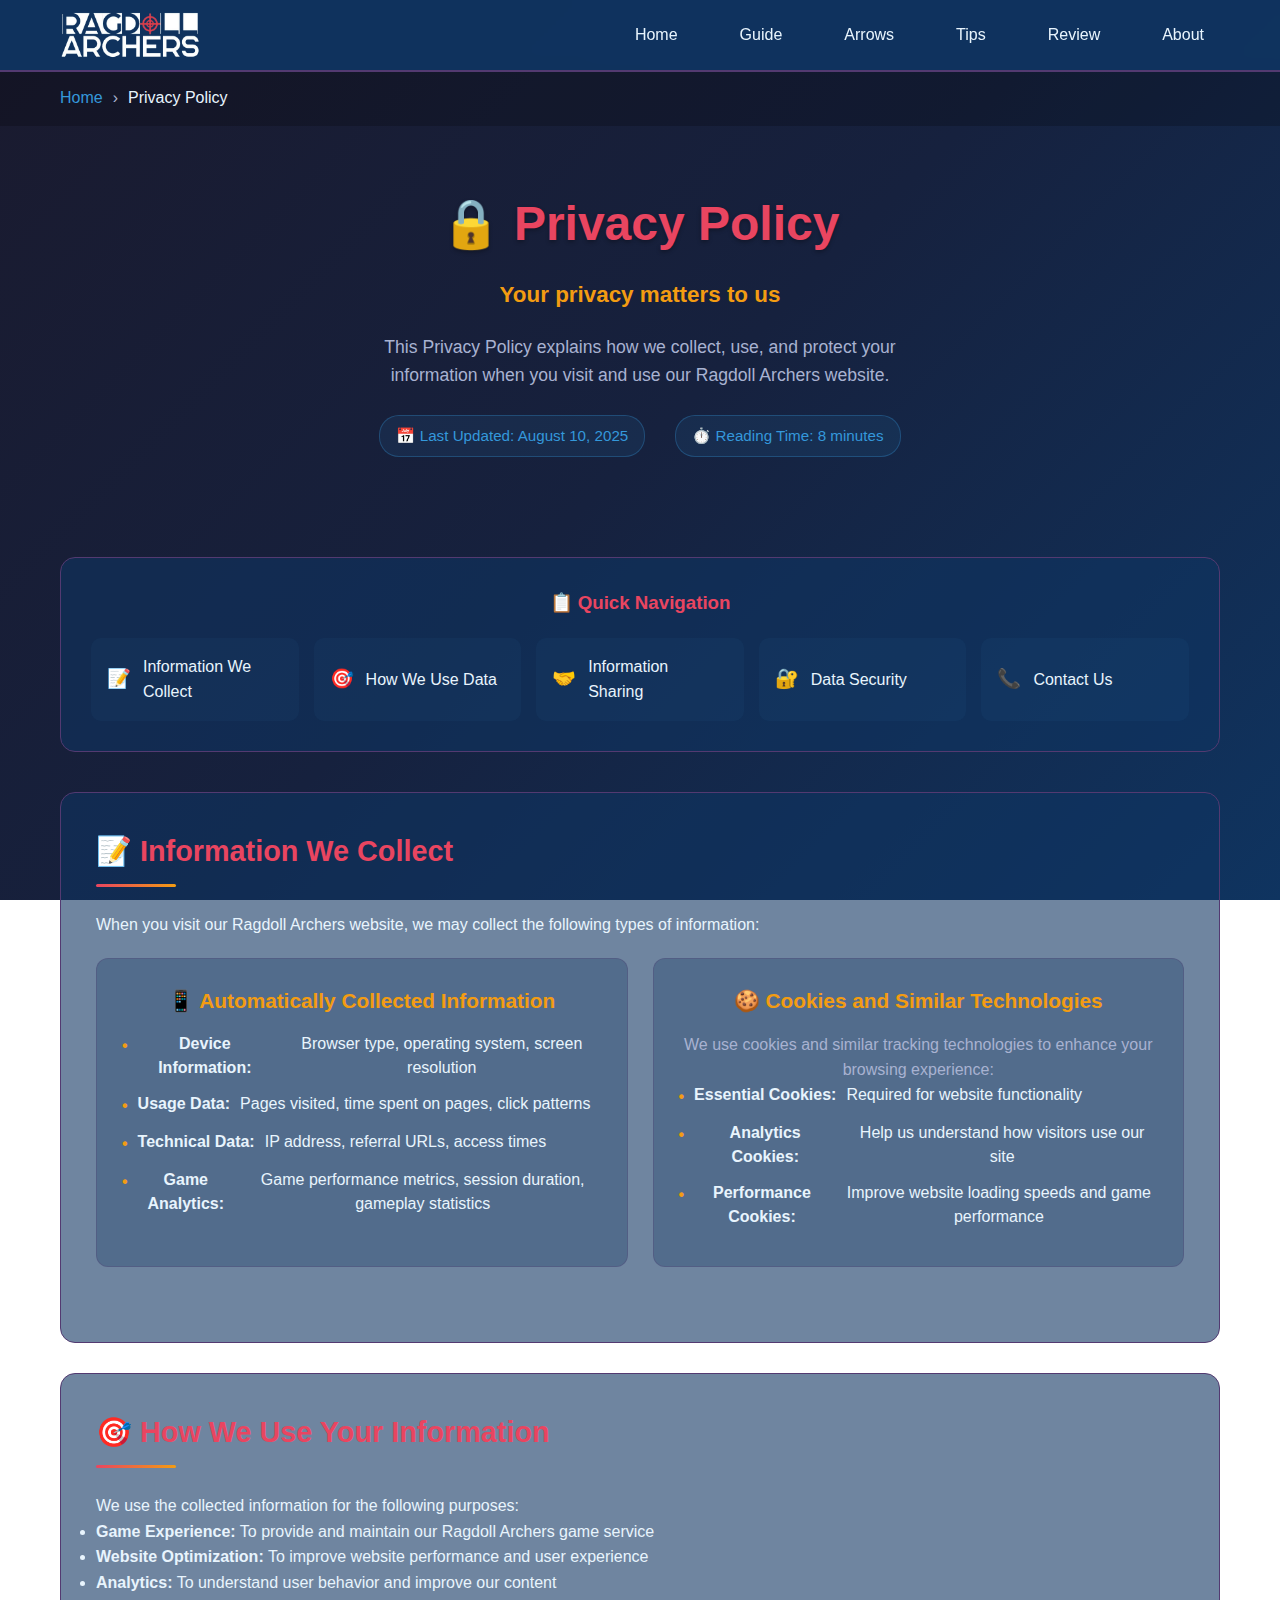
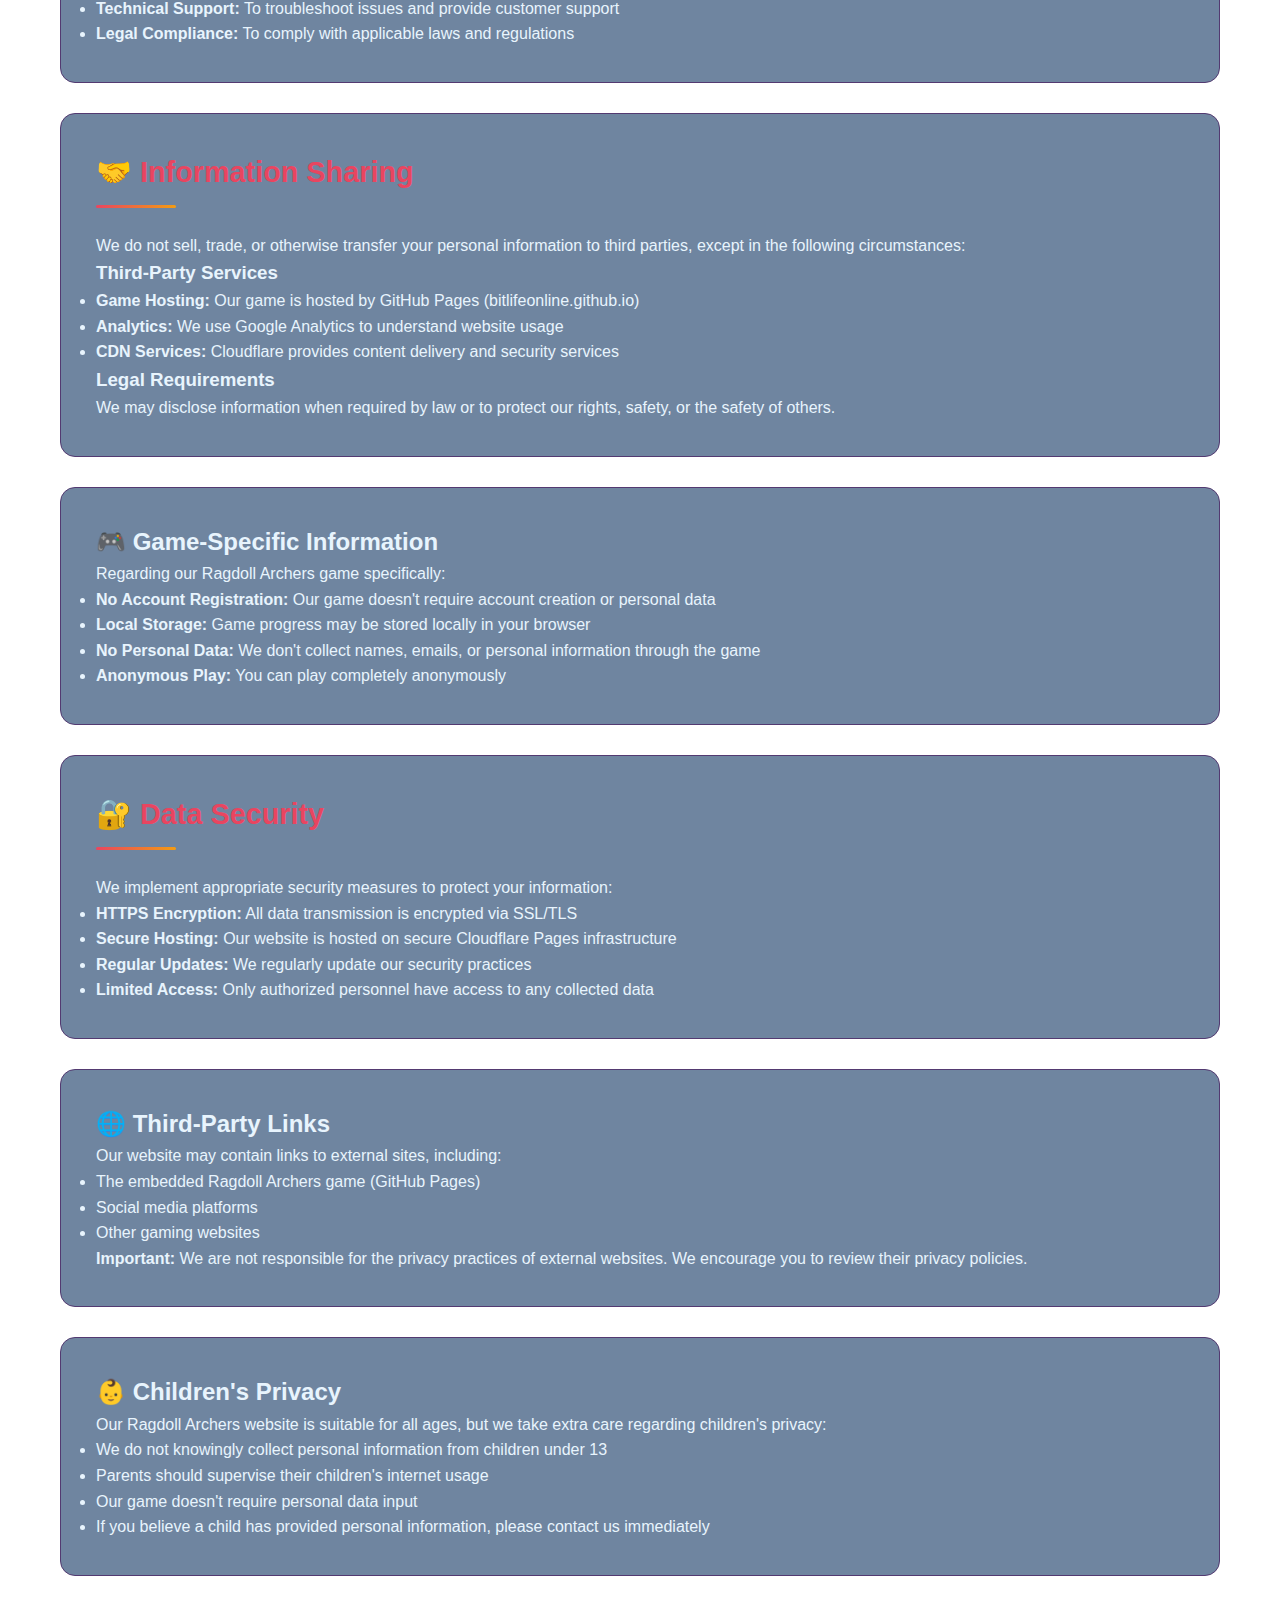
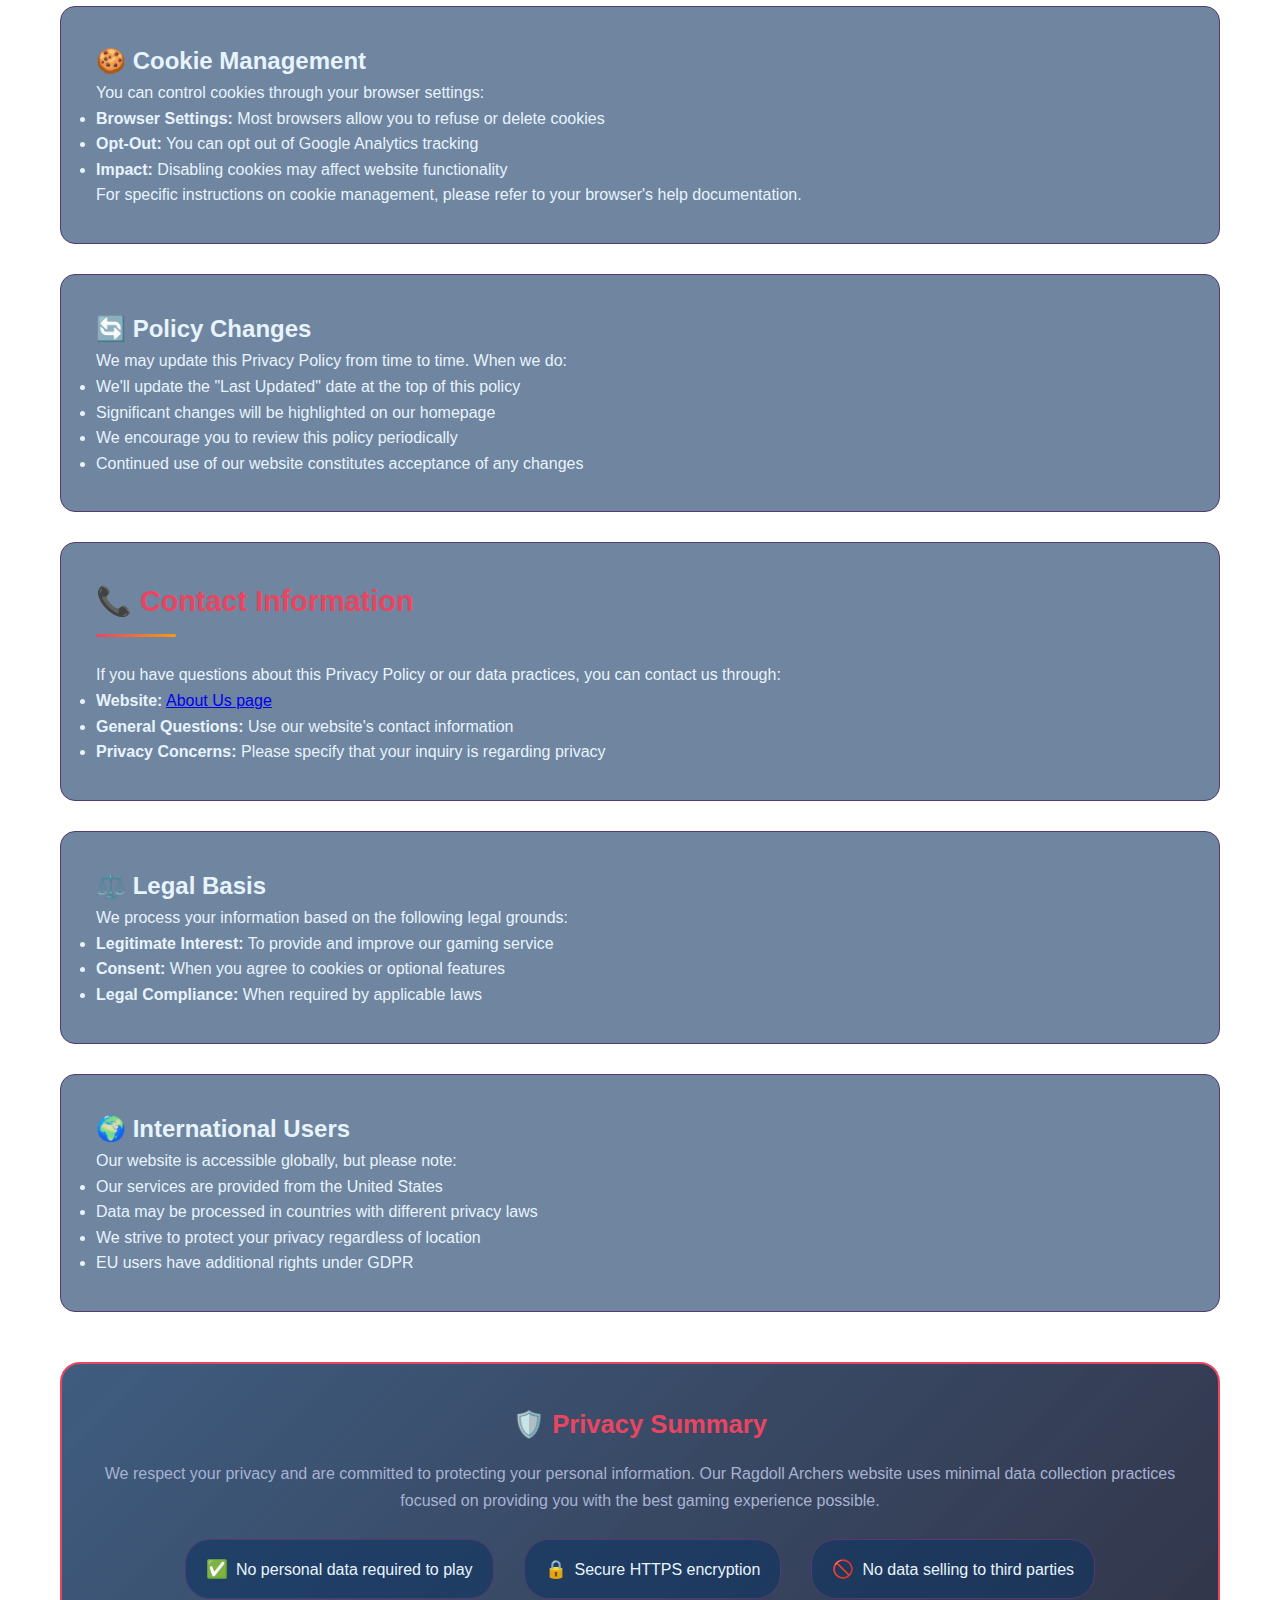
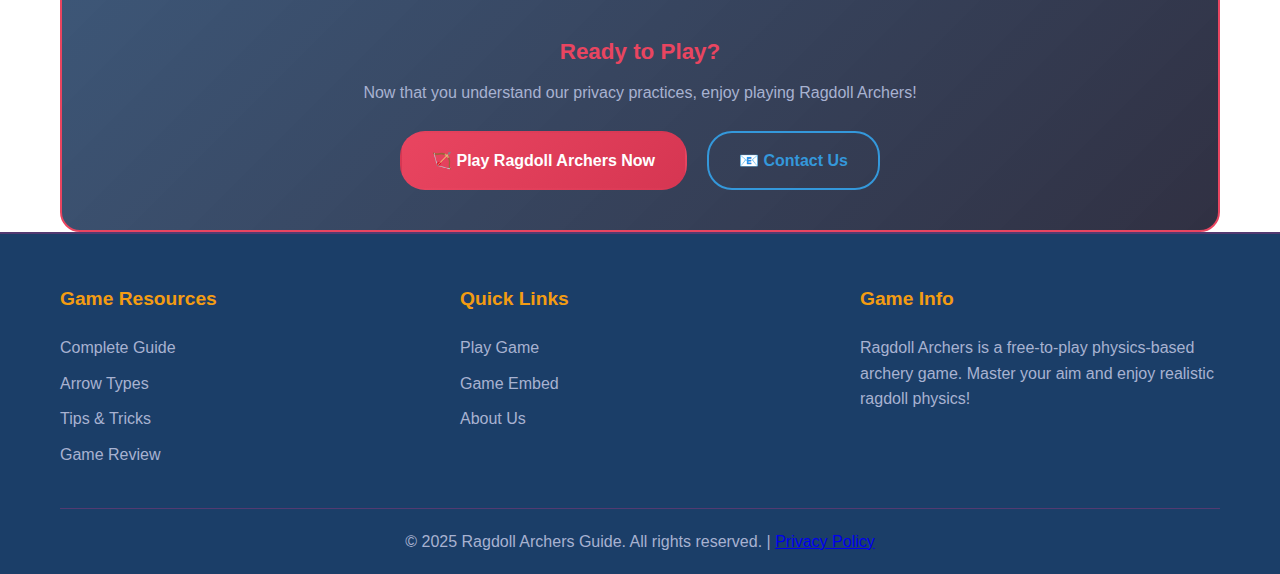
<file: privacy-policy.html>
<!DOCTYPE html>
<html lang="en">
<head>
    <meta charset="UTF-8">
    <meta name="viewport" content="width=device-width, initial-scale=1.0">
    <title>Privacy Policy | Ragdoll Archers</title>
    <meta name="description" content="Privacy Policy for Ragdoll Archers website. Learn how we collect, use, and protect your personal information when you play our online archery game.">
    <meta name="keywords" content="privacy policy, ragdoll archers, data protection, privacy">
    
    <!-- SEO Tags -->
    <meta name="robots" content="index, follow">
    <meta name="author" content="Ragdoll Archers Guide">
    <meta name="language" content="English">
    <link rel="canonical" href="https://ragdollarchers.app/privacy-policy.html">
    
    <!-- Open Graph Tags -->
    <meta property="og:title" content="Privacy Policy | Ragdoll Archers">
    <meta property="og:description" content="Privacy Policy for Ragdoll Archers website. Learn how we collect, use, and protect your personal information.">
    <meta property="og:type" content="website">
    <meta property="og:url" content="https://ragdollarchers.app/privacy-policy.html">
    <meta property="og:site_name" content="Ragdoll Archers">
    
    <!-- Twitter Cards -->
    <meta name="twitter:card" content="summary">
    <meta name="twitter:title" content="Privacy Policy | Ragdoll Archers">
    <meta name="twitter:description" content="Privacy Policy for Ragdoll Archers website. Learn how we collect, use, and protect your personal information.">
    
    <!-- Performance Optimization -->
    <link rel="preconnect" href="https://fonts.googleapis.com">
    
    <!-- PWA Support -->
    <link rel="manifest" href="manifest.json">
    <meta name="theme-color" content="#e94560">
    
    <!-- Favicon -->
    <link rel="icon" type="image/png" href="favicon.png">
    
    <!-- CSS Files -->
    <link rel="stylesheet" href="css/main.css">
    <link rel="stylesheet" href="css/responsive.css">
</head>
<body>
    <header class="header">
        <nav class="nav">
            <div class="nav-container">
                <a href="index.html" class="logo">
                    <img src="ragdoll-archers-logo.webp" alt="Ragdoll Archers" style="height: 50px; width: auto;">
                </a>
                <ul class="nav-menu">
                    <li><a href="index.html">Home</a></li>
                    <li><a href="guide.html">Guide</a></li>
                    <li><a href="arrows.html">Arrows</a></li>
                    <li><a href="tips.html">Tips</a></li>
                    <li><a href="review.html">Review</a></li>
                    <li><a href="about.html">About</a></li>
                </ul>
                <div class="hamburger">
                    <span></span>
                    <span></span>
                    <span></span>
                </div>
            </div>
        </nav>
    </header>

    <main>
        <!-- Breadcrumb -->
        <nav aria-label="breadcrumb" class="breadcrumb">
            <div class="container">
                <ol class="breadcrumb-list">
                    <li><a href="index.html">Home</a></li>
                    <li aria-current="page">Privacy Policy</li>
                </ol>
            </div>
        </nav>

        <!-- Privacy Policy Content -->
        <section class="privacy-policy">
            <div class="container">
                <div class="policy-hero">
                    <div class="policy-hero-content">
                        <h1>🔒 Privacy Policy</h1>
                        <p class="policy-subtitle">Your privacy matters to us</p>
                        <p class="policy-intro">This Privacy Policy explains how we collect, use, and protect your information when you visit and use our Ragdoll Archers website.</p>
                        <div class="policy-meta">
                            <span class="last-updated">📅 Last Updated: August 10, 2025</span>
                            <span class="reading-time">⏱️ Reading Time: 8 minutes</span>
                        </div>
                    </div>
                </div>

                <div class="policy-navigation">
                    <h3>📋 Quick Navigation</h3>
                    <div class="policy-nav-grid">
                        <a href="#information-collection" class="nav-item">
                            <span class="nav-icon">📝</span>
                            <span>Information We Collect</span>
                        </a>
                        <a href="#information-usage" class="nav-item">
                            <span class="nav-icon">🎯</span>
                            <span>How We Use Data</span>
                        </a>
                        <a href="#information-sharing" class="nav-item">
                            <span class="nav-icon">🤝</span>
                            <span>Information Sharing</span>
                        </a>
                        <a href="#data-security" class="nav-item">
                            <span class="nav-icon">🔐</span>
                            <span>Data Security</span>
                        </a>
                        <a href="#contact-info" class="nav-item">
                            <span class="nav-icon">📞</span>
                            <span>Contact Us</span>
                        </a>
                    </div>
                </div>

                <div class="policy-content">
                    <section class="policy-section" id="information-collection">
                        <div class="section-header">
                            <h2>📝 Information We Collect</h2>
                            <div class="section-divider"></div>
                        </div>
                        <p>When you visit our Ragdoll Archers website, we may collect the following types of information:</p>
                        
                        <div class="info-grid">
                            <div class="info-card">
                                <h3>📱 Automatically Collected Information</h3>
                                <ul class="info-list">
                                    <li><span class="list-icon">•</span><strong>Device Information:</strong> Browser type, operating system, screen resolution</li>
                                    <li><span class="list-icon">•</span><strong>Usage Data:</strong> Pages visited, time spent on pages, click patterns</li>
                                    <li><span class="list-icon">•</span><strong>Technical Data:</strong> IP address, referral URLs, access times</li>
                                    <li><span class="list-icon">•</span><strong>Game Analytics:</strong> Game performance metrics, session duration, gameplay statistics</li>
                                </ul>
                            </div>

                            <div class="info-card">
                                <h3>🍪 Cookies and Similar Technologies</h3>
                                <p>We use cookies and similar tracking technologies to enhance your browsing experience:</p>
                                <ul class="info-list">
                                    <li><span class="list-icon">•</span><strong>Essential Cookies:</strong> Required for website functionality</li>
                                    <li><span class="list-icon">•</span><strong>Analytics Cookies:</strong> Help us understand how visitors use our site</li>
                                    <li><span class="list-icon">•</span><strong>Performance Cookies:</strong> Improve website loading speeds and game performance</li>
                                </ul>
                            </div>
                        </div>
                    </section>

                    <section class="policy-section" id="information-usage">
                        <div class="section-header">
                            <h2>🎯 How We Use Your Information</h2>
                            <div class="section-divider"></div>
                        </div>
                        <p>We use the collected information for the following purposes:</p>
                        <ul>
                            <li><strong>Game Experience:</strong> To provide and maintain our Ragdoll Archers game service</li>
                            <li><strong>Website Optimization:</strong> To improve website performance and user experience</li>
                            <li><strong>Analytics:</strong> To understand user behavior and improve our content</li>
                            <li><strong>Technical Support:</strong> To troubleshoot issues and provide customer support</li>
                            <li><strong>Legal Compliance:</strong> To comply with applicable laws and regulations</li>
                        </ul>
                    </section>

                    <section class="policy-section" id="information-sharing">
                        <div class="section-header">
                            <h2>🤝 Information Sharing</h2>
                            <div class="section-divider"></div>
                        </div>
                        <p>We do not sell, trade, or otherwise transfer your personal information to third parties, except in the following circumstances:</p>
                        
                        <h3>Third-Party Services</h3>
                        <ul>
                            <li><strong>Game Hosting:</strong> Our game is hosted by GitHub Pages (bitlifeonline.github.io)</li>
                            <li><strong>Analytics:</strong> We use Google Analytics to understand website usage</li>
                            <li><strong>CDN Services:</strong> Cloudflare provides content delivery and security services</li>
                        </ul>

                        <h3>Legal Requirements</h3>
                        <p>We may disclose information when required by law or to protect our rights, safety, or the safety of others.</p>
                    </section>

                    <section class="policy-section">
                        <h2>🎮 Game-Specific Information</h2>
                        <p>Regarding our Ragdoll Archers game specifically:</p>
                        <ul>
                            <li><strong>No Account Registration:</strong> Our game doesn't require account creation or personal data</li>
                            <li><strong>Local Storage:</strong> Game progress may be stored locally in your browser</li>
                            <li><strong>No Personal Data:</strong> We don't collect names, emails, or personal information through the game</li>
                            <li><strong>Anonymous Play:</strong> You can play completely anonymously</li>
                        </ul>
                    </section>

                    <section class="policy-section" id="data-security">
                        <div class="section-header">
                            <h2>🔐 Data Security</h2>
                            <div class="section-divider"></div>
                        </div>
                        <p>We implement appropriate security measures to protect your information:</p>
                        <ul>
                            <li><strong>HTTPS Encryption:</strong> All data transmission is encrypted via SSL/TLS</li>
                            <li><strong>Secure Hosting:</strong> Our website is hosted on secure Cloudflare Pages infrastructure</li>
                            <li><strong>Regular Updates:</strong> We regularly update our security practices</li>
                            <li><strong>Limited Access:</strong> Only authorized personnel have access to any collected data</li>
                        </ul>
                    </section>

                    <section class="policy-section">
                        <h2>🌐 Third-Party Links</h2>
                        <p>Our website may contain links to external sites, including:</p>
                        <ul>
                            <li>The embedded Ragdoll Archers game (GitHub Pages)</li>
                            <li>Social media platforms</li>
                            <li>Other gaming websites</li>
                        </ul>
                        <p><strong>Important:</strong> We are not responsible for the privacy practices of external websites. We encourage you to review their privacy policies.</p>
                    </section>

                    <section class="policy-section">
                        <h2>👶 Children's Privacy</h2>
                        <p>Our Ragdoll Archers website is suitable for all ages, but we take extra care regarding children's privacy:</p>
                        <ul>
                            <li>We do not knowingly collect personal information from children under 13</li>
                            <li>Parents should supervise their children's internet usage</li>
                            <li>Our game doesn't require personal data input</li>
                            <li>If you believe a child has provided personal information, please contact us immediately</li>
                        </ul>
                    </section>

                    <section class="policy-section">
                        <h2>🍪 Cookie Management</h2>
                        <p>You can control cookies through your browser settings:</p>
                        <ul>
                            <li><strong>Browser Settings:</strong> Most browsers allow you to refuse or delete cookies</li>
                            <li><strong>Opt-Out:</strong> You can opt out of Google Analytics tracking</li>
                            <li><strong>Impact:</strong> Disabling cookies may affect website functionality</li>
                        </ul>
                        <p>For specific instructions on cookie management, please refer to your browser's help documentation.</p>
                    </section>

                    <section class="policy-section">
                        <h2>🔄 Policy Changes</h2>
                        <p>We may update this Privacy Policy from time to time. When we do:</p>
                        <ul>
                            <li>We'll update the "Last Updated" date at the top of this policy</li>
                            <li>Significant changes will be highlighted on our homepage</li>
                            <li>We encourage you to review this policy periodically</li>
                            <li>Continued use of our website constitutes acceptance of any changes</li>
                        </ul>
                    </section>

                    <section class="policy-section" id="contact-info">
                        <div class="section-header">
                            <h2>📞 Contact Information</h2>
                            <div class="section-divider"></div>
                        </div>
                        <p>If you have questions about this Privacy Policy or our data practices, you can contact us through:</p>
                        <ul>
                            <li><strong>Website:</strong> <a href="about.html">About Us page</a></li>
                            <li><strong>General Questions:</strong> Use our website's contact information</li>
                            <li><strong>Privacy Concerns:</strong> Please specify that your inquiry is regarding privacy</li>
                        </ul>
                    </section>

                    <section class="policy-section">
                        <h2>⚖️ Legal Basis</h2>
                        <p>We process your information based on the following legal grounds:</p>
                        <ul>
                            <li><strong>Legitimate Interest:</strong> To provide and improve our gaming service</li>
                            <li><strong>Consent:</strong> When you agree to cookies or optional features</li>
                            <li><strong>Legal Compliance:</strong> When required by applicable laws</li>
                        </ul>
                    </section>

                    <section class="policy-section">
                        <h2>🌍 International Users</h2>
                        <p>Our website is accessible globally, but please note:</p>
                        <ul>
                            <li>Our services are provided from the United States</li>
                            <li>Data may be processed in countries with different privacy laws</li>
                            <li>We strive to protect your privacy regardless of location</li>
                            <li>EU users have additional rights under GDPR</li>
                        </ul>
                    </section>
                </div>

                <div class="policy-summary">
                    <div class="summary-card">
                        <div class="summary-header">
                            <h3>🛡️ Privacy Summary</h3>
                        </div>
                        <div class="summary-content">
                            <p>We respect your privacy and are committed to protecting your personal information. Our Ragdoll Archers website uses minimal data collection practices focused on providing you with the best gaming experience possible.</p>
                            
                            <div class="privacy-highlights">
                                <div class="highlight-item">
                                    <span class="highlight-icon">✅</span>
                                    <span>No personal data required to play</span>
                                </div>
                                <div class="highlight-item">
                                    <span class="highlight-icon">🔒</span>
                                    <span>Secure HTTPS encryption</span>
                                </div>
                                <div class="highlight-item">
                                    <span class="highlight-icon">🚫</span>
                                    <span>No data selling to third parties</span>
                                </div>
                            </div>
                        </div>
                    </div>
                    
                    <div class="policy-actions">
                        <h4>Ready to Play?</h4>
                        <p>Now that you understand our privacy practices, enjoy playing Ragdoll Archers!</p>
                        <div class="action-buttons">
                            <a href="index.html#game" class="action-btn primary">🏹 Play Ragdoll Archers Now</a>
                            <a href="about.html" class="action-btn secondary">📧 Contact Us</a>
                        </div>
                    </div>
                </div>
            </div>
        </section>
    </main>

    <footer class="footer">
        <div class="container">
            <div class="footer-content">
                <div class="footer-section">
                    <h3>Game Resources</h3>
                    <ul>
                        <li><a href="guide.html">Complete Guide</a></li>
                        <li><a href="arrows.html">Arrow Types</a></li>
                        <li><a href="tips.html">Tips & Tricks</a></li>
                        <li><a href="review.html">Game Review</a></li>
                    </ul>
                </div>
                <div class="footer-section">
                    <h3>Quick Links</h3>
                    <ul>
                        <li><a href="index.html">Play Game</a></li>
                        <li><a href="#game">Game Embed</a></li>
                        <li><a href="about.html">About Us</a></li>
                    </ul>
                </div>
                <div class="footer-section">
                    <h3>Game Info</h3>
                    <p>Ragdoll Archers is a free-to-play physics-based archery game. Master your aim and enjoy realistic ragdoll physics!</p>
                </div>
            </div>
            <div class="footer-bottom">
                <p>&copy; 2025 Ragdoll Archers Guide. All rights reserved. | <a href="privacy-policy.html">Privacy Policy</a></p>
            </div>
        </div>
    </footer>

    <!-- JavaScript Files -->
    <script src="js/main.js"></script>
    <script src="js/analytics.js"></script>

    <!-- Privacy Policy Specific Styles -->
    <style>
        .policy-hero {
            background: linear-gradient(135deg, var(--primary-bg), rgba(15, 52, 96, 0.95));
            padding: 60px 0;
            text-align: center;
            margin-bottom: 40px;
            border-radius: 0 0 30px 30px;
        }
        
        .policy-hero-content h1 {
            font-size: 3rem;
            color: var(--primary-color);
            margin-bottom: 15px;
            text-shadow: 0 2px 4px rgba(0,0,0,0.3);
        }
        
        .policy-subtitle {
            font-size: 1.4rem;
            color: var(--secondary-color);
            font-weight: 600;
            margin-bottom: 20px;
        }
        
        .policy-intro {
            font-size: 1.1rem;
            color: var(--text-secondary);
            max-width: 600px;
            margin: 0 auto 25px;
            line-height: 1.6;
        }
        
        .policy-meta {
            display: flex;
            justify-content: center;
            gap: 30px;
            flex-wrap: wrap;
        }
        
        .policy-meta span {
            background: rgba(52, 152, 219, 0.1);
            padding: 8px 16px;
            border-radius: 20px;
            color: var(--accent-color);
            font-size: 0.95rem;
            border: 1px solid rgba(52, 152, 219, 0.3);
        }
        
        .policy-navigation {
            background: var(--card-bg);
            border-radius: 15px;
            padding: 30px;
            margin-bottom: 40px;
            border: 1px solid var(--border-color);
        }
        
        .policy-navigation h3 {
            color: var(--primary-color);
            margin-bottom: 20px;
            text-align: center;
        }
        
        .policy-nav-grid {
            display: grid;
            grid-template-columns: repeat(auto-fit, minmax(200px, 1fr));
            gap: 15px;
        }
        
        .nav-item {
            display: flex;
            align-items: center;
            gap: 12px;
            padding: 15px;
            background: rgba(52, 152, 219, 0.05);
            border-radius: 10px;
            text-decoration: none;
            color: var(--text-primary);
            transition: all 0.3s ease;
            border: 1px solid transparent;
        }
        
        .nav-item:hover {
            background: rgba(52, 152, 219, 0.15);
            border-color: var(--accent-color);
            transform: translateY(-2px);
        }
        
        .nav-icon {
            font-size: 1.2rem;
        }
        
        .policy-section {
            background: var(--card-bg);
            border-radius: 15px;
            padding: 35px;
            margin-bottom: 30px;
            border: 1px solid var(--border-color);
        }
        
        .section-header {
            margin-bottom: 25px;
        }
        
        .section-header h2 {
            color: var(--primary-color);
            font-size: 1.8rem;
            margin-bottom: 10px;
        }
        
        .section-divider {
            height: 3px;
            background: linear-gradient(90deg, var(--primary-color), var(--secondary-color));
            border-radius: 2px;
            width: 80px;
        }
        
        .info-grid {
            display: grid;
            grid-template-columns: repeat(auto-fit, minmax(400px, 1fr));
            gap: 25px;
            margin-top: 20px;
        }
        
        .info-card {
            background: rgba(15, 52, 96, 0.3);
            padding: 25px;
            border-radius: 12px;
            border: 1px solid rgba(83, 58, 113, 0.3);
        }
        
        .info-card h3 {
            color: var(--secondary-color);
            margin-bottom: 15px;
            font-size: 1.3rem;
        }
        
        .info-list {
            list-style: none;
            padding: 0;
        }
        
        .info-list li {
            display: flex;
            align-items: flex-start;
            gap: 10px;
            margin-bottom: 12px;
            line-height: 1.5;
        }
        
        .list-icon {
            color: var(--secondary-color);
            font-weight: bold;
            margin-top: 2px;
        }
        
        .policy-summary {
            background: linear-gradient(135deg, rgba(15, 52, 96, 0.8), rgba(26, 26, 46, 0.9));
            border-radius: 20px;
            padding: 40px;
            margin-top: 50px;
            border: 2px solid var(--border-accent);
        }
        
        .summary-card {
            margin-bottom: 35px;
        }
        
        .summary-header h3 {
            color: var(--primary-color);
            font-size: 1.6rem;
            margin-bottom: 15px;
            text-align: center;
        }
        
        .summary-content p {
            color: var(--text-secondary);
            line-height: 1.7;
            margin-bottom: 25px;
            text-align: center;
        }
        
        .privacy-highlights {
            display: flex;
            justify-content: center;
            gap: 30px;
            flex-wrap: wrap;
        }
        
        .highlight-item {
            display: flex;
            align-items: center;
            gap: 8px;
            color: var(--text-primary);
            font-weight: 500;
        }
        
        .highlight-icon {
            font-size: 1.1rem;
        }
        
        .policy-actions {
            text-align: center;
        }
        
        .policy-actions h4 {
            color: var(--primary-color);
            font-size: 1.4rem;
            margin-bottom: 10px;
        }
        
        .policy-actions p {
            color: var(--text-secondary);
            margin-bottom: 25px;
        }
        
        .action-buttons {
            display: flex;
            gap: 20px;
            justify-content: center;
            flex-wrap: wrap;
        }
        
        .action-btn {
            padding: 15px 30px;
            border-radius: 25px;
            text-decoration: none;
            font-weight: 600;
            transition: all 0.3s ease;
            display: inline-flex;
            align-items: center;
            gap: 8px;
        }
        
        .action-btn.primary {
            background: linear-gradient(135deg, var(--primary-color), #d63652);
            color: white;
            border: 2px solid transparent;
        }
        
        .action-btn.primary:hover {
            transform: translateY(-3px);
            box-shadow: 0 8px 25px rgba(233, 69, 96, 0.3);
        }
        
        .action-btn.secondary {
            background: transparent;
            color: var(--accent-color);
            border: 2px solid var(--accent-color);
        }
        
        .action-btn.secondary:hover {
            background: var(--accent-color);
            color: white;
            transform: translateY(-3px);
        }
        
        @media (max-width: 768px) {
            .policy-hero-content h1 {
                font-size: 2.2rem;
            }
            
            .policy-meta {
                flex-direction: column;
                align-items: center;
                gap: 15px;
            }
            
            .policy-nav-grid {
                grid-template-columns: 1fr;
            }
            
            .info-grid {
                grid-template-columns: 1fr;
            }
            
            .privacy-highlights {
                flex-direction: column;
                align-items: center;
                gap: 15px;
            }
            
            .action-buttons {
                flex-direction: column;
                align-items: center;
            }
        }
    </style>
</body>
</html>
</file>
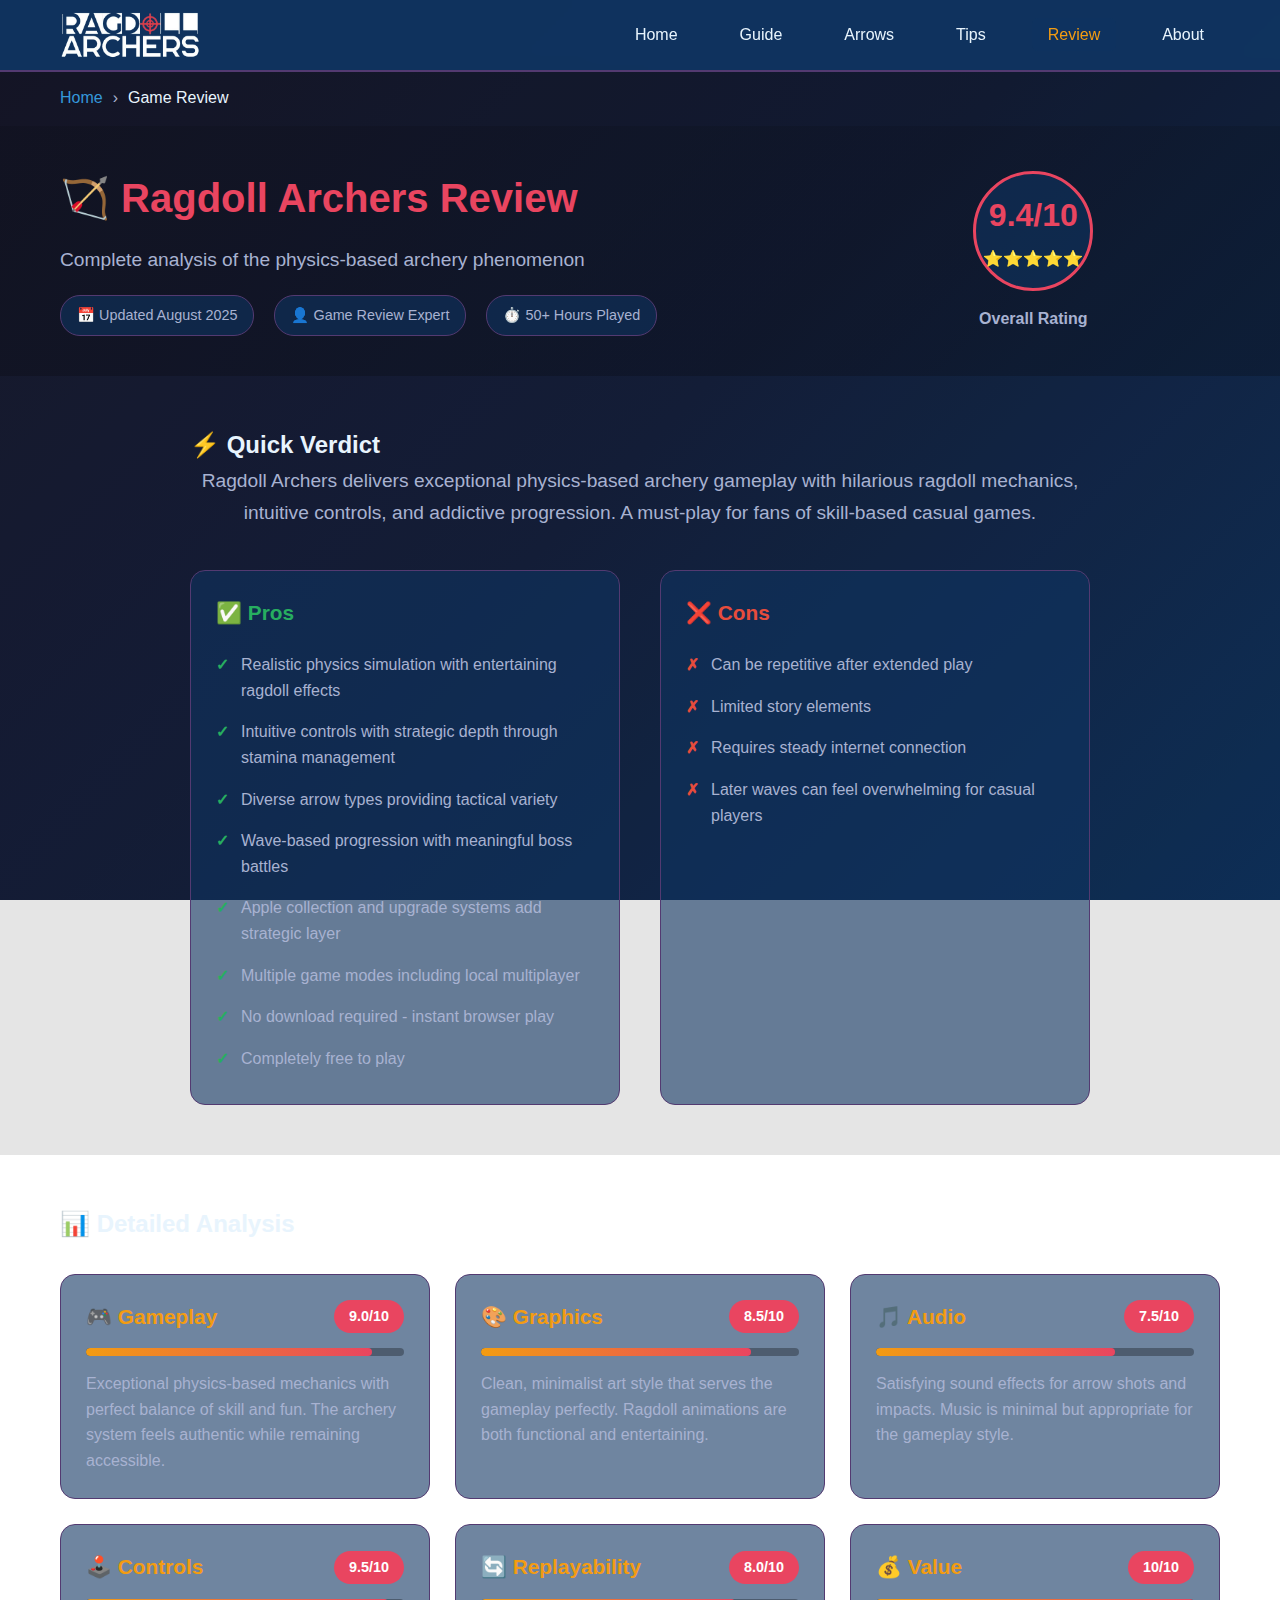
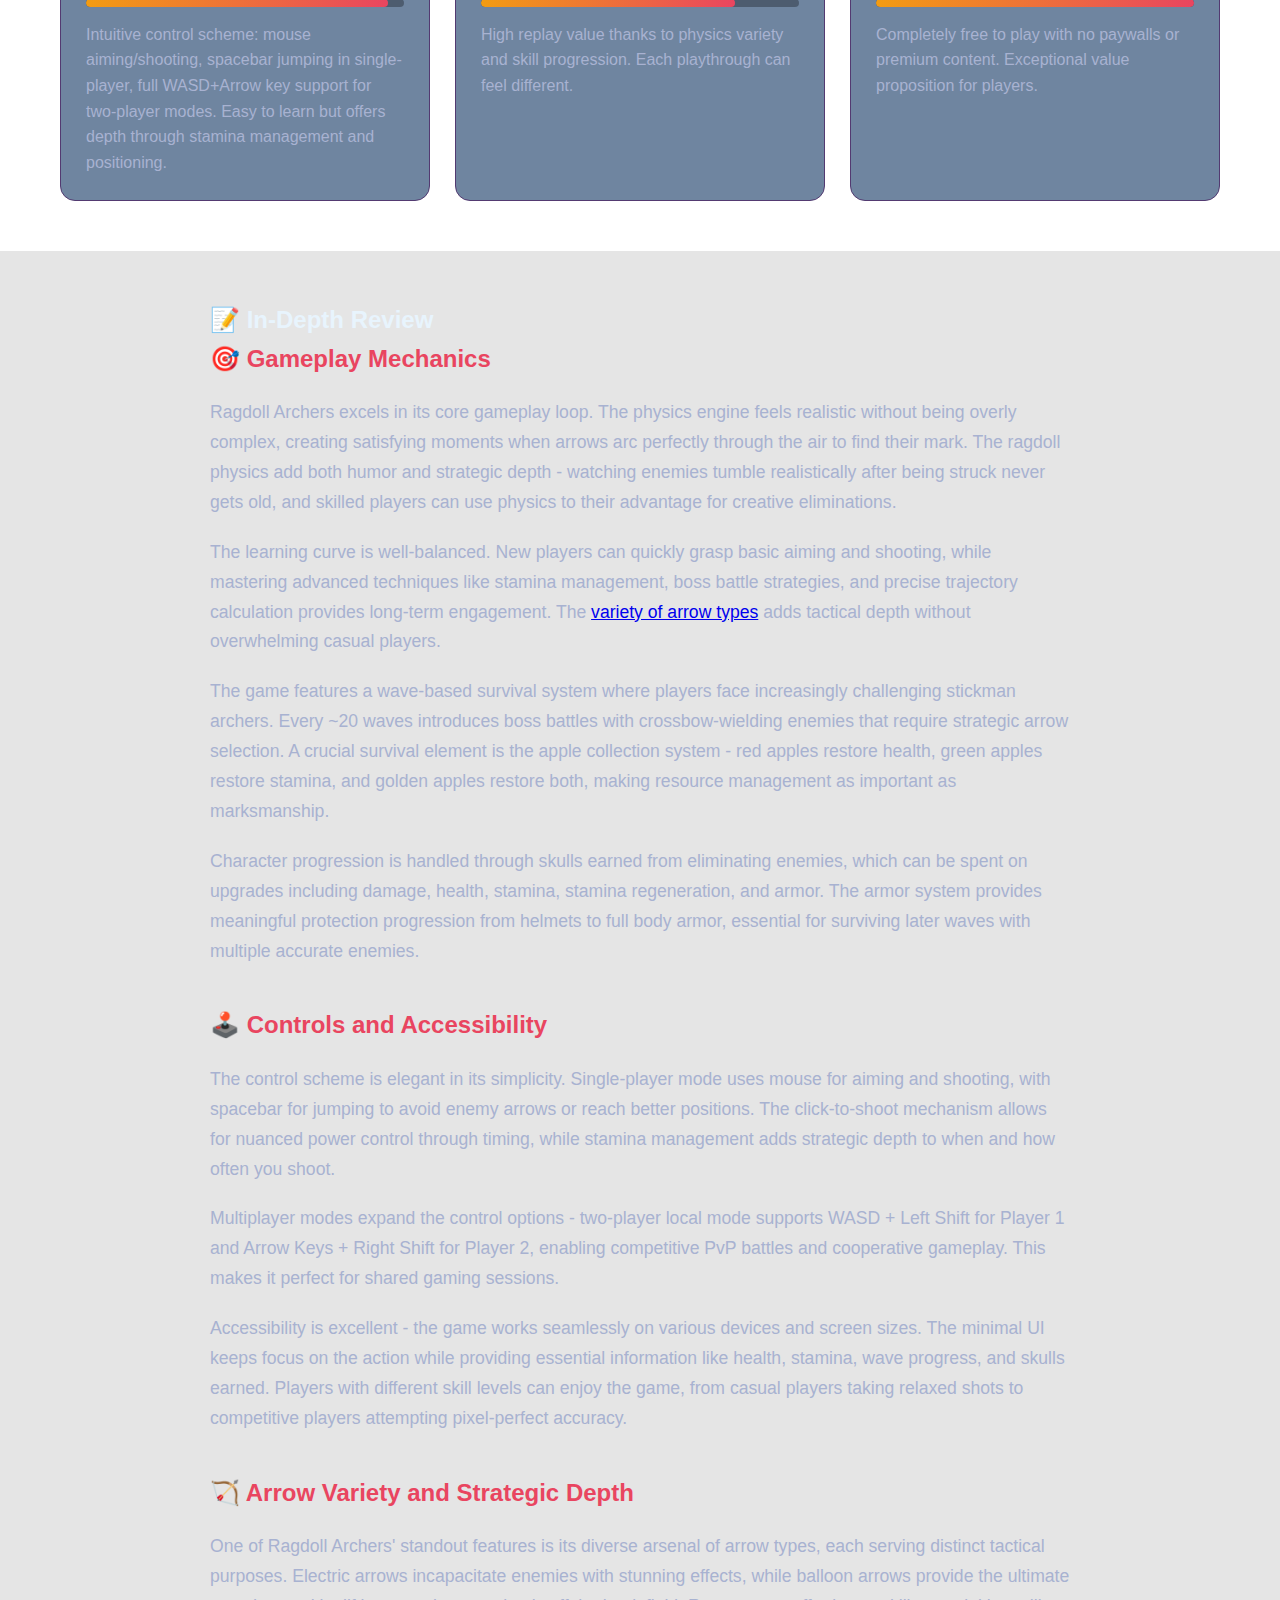
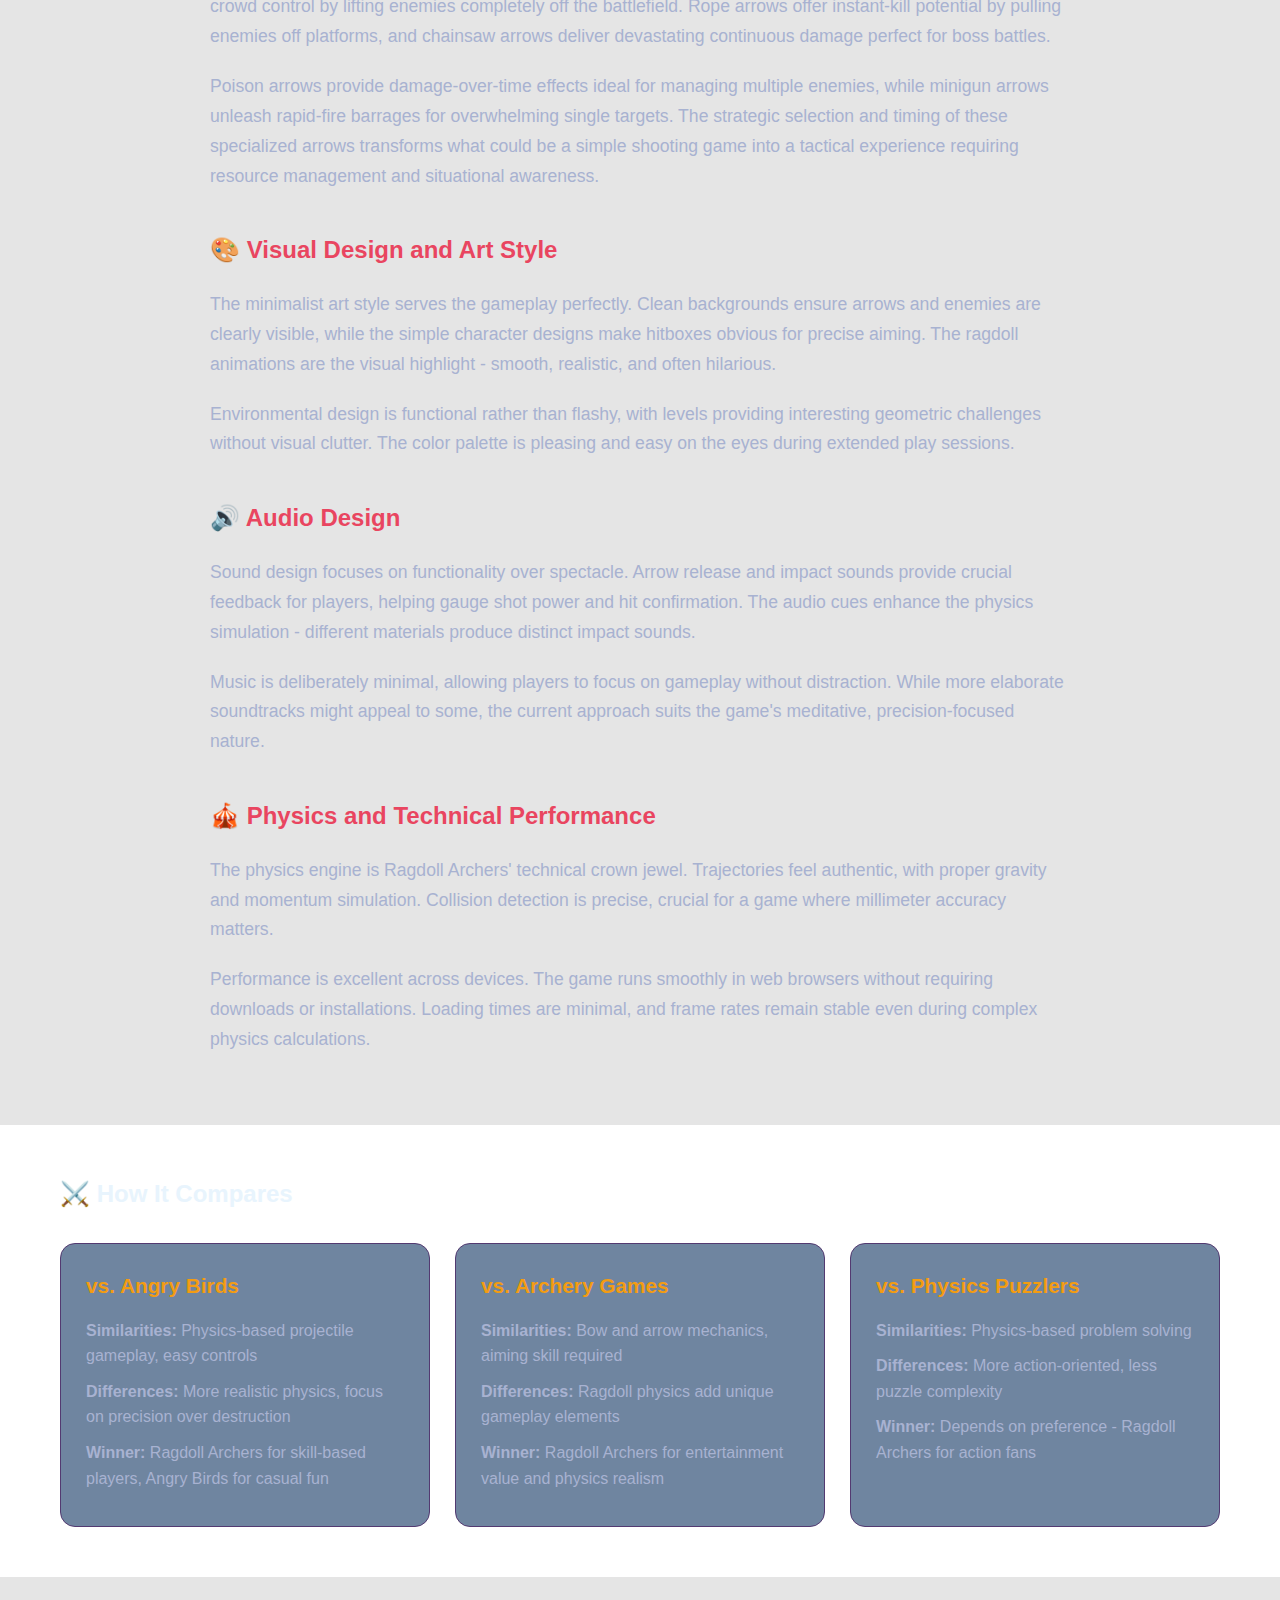
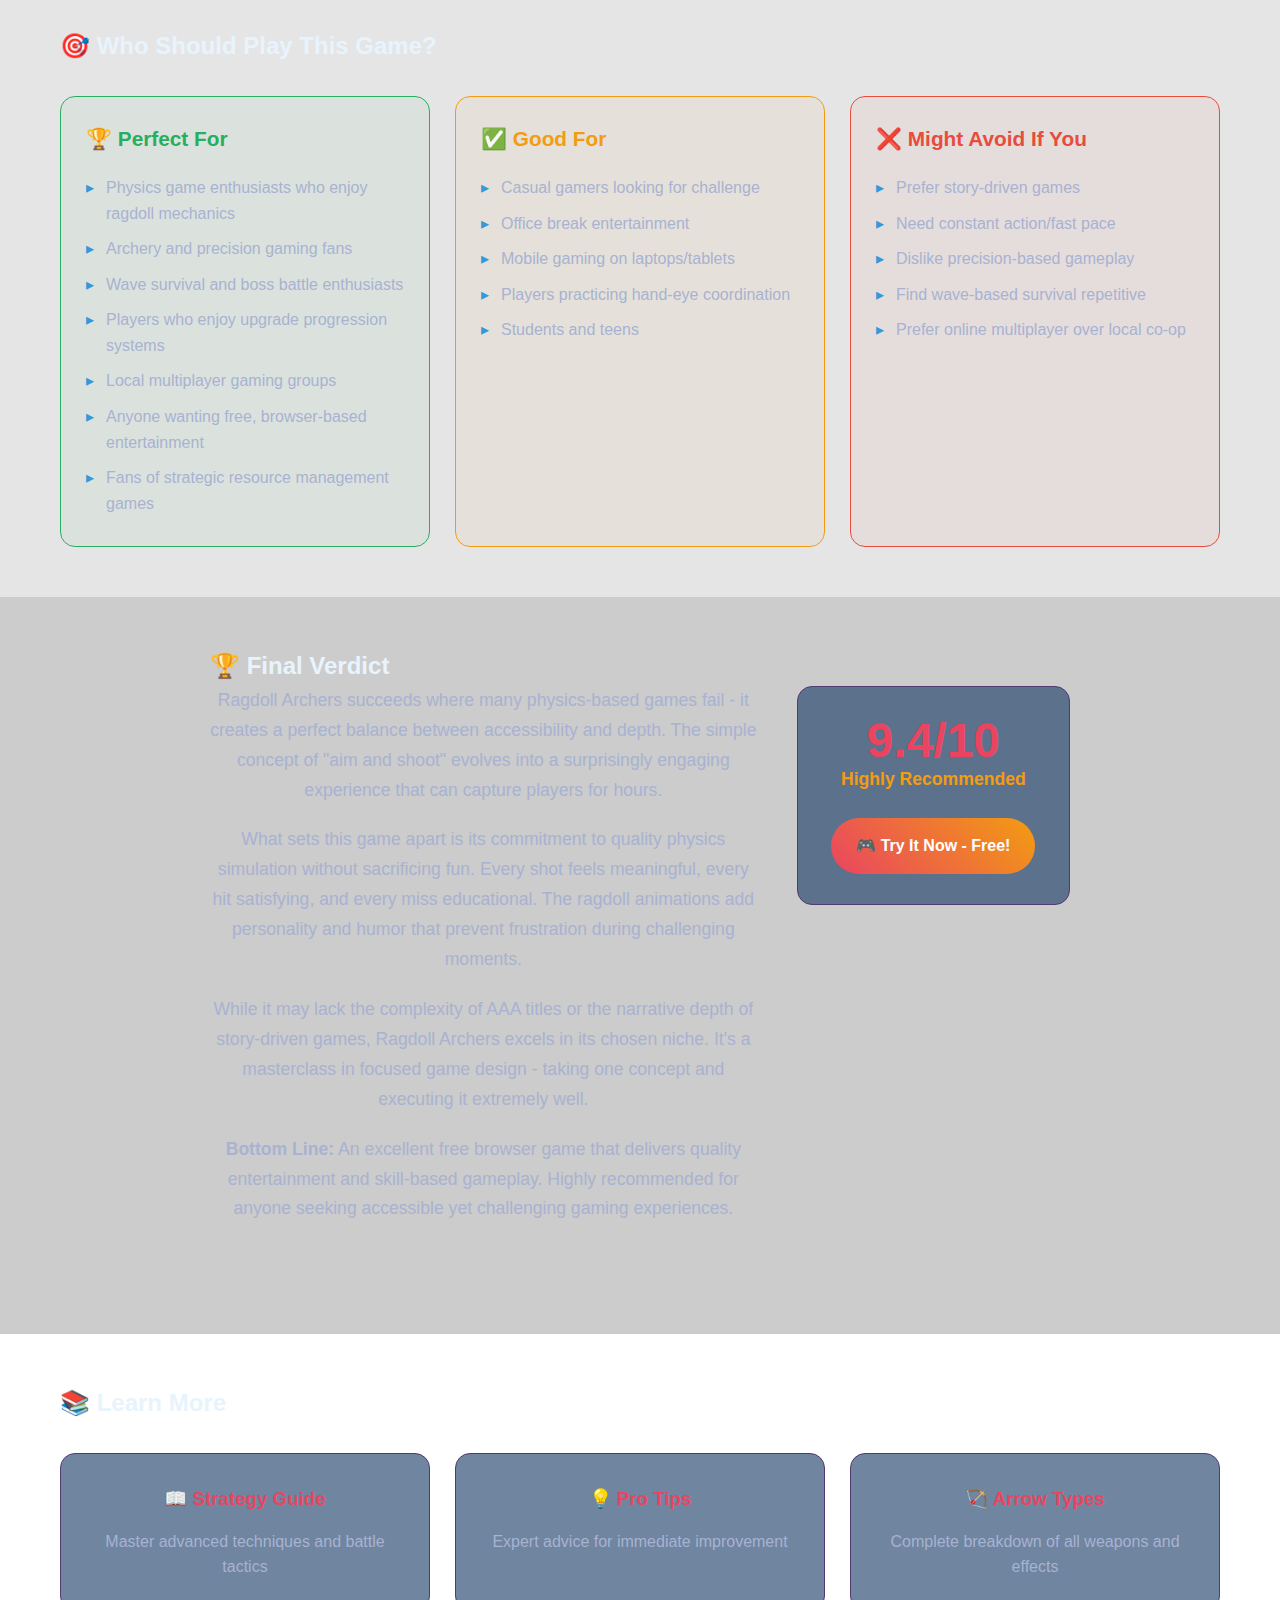
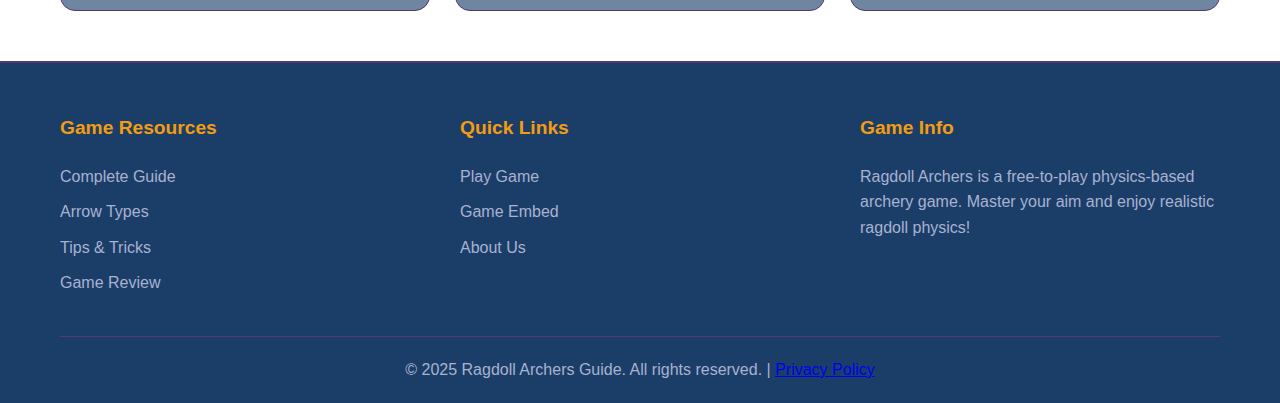
<file: review.html>
<!DOCTYPE html>
<html lang="en">
<head>
    <meta charset="UTF-8">
    <meta name="viewport" content="width=device-width, initial-scale=1.0">
    <title>Ragdoll Archers Review - In-Depth Game Analysis & Rating</title>
    <meta name="description" content="Comprehensive Ragdoll Archers review covering gameplay, graphics, controls, and overall experience. Is it worth playing in 2025?">
    <meta name="keywords" content="ragdoll archers review, ragdoll archers rating, game review, physics archery game review">
    
    <!-- SEO Tags -->
    <meta name="robots" content="index, follow">
    <meta name="author" content="Ragdoll Archers Guide">
    <meta name="language" content="English">
    <link rel="canonical" href="https://ragdoll-archers-website.pages.dev/review.html">
    
    <!-- Open Graph Tags -->
    <meta property="og:title" content="Ragdoll Archers Review - In-Depth Game Analysis & Rating">
    <meta property="og:description" content="Comprehensive Ragdoll Archers review covering gameplay, graphics, controls, and overall experience. Is it worth playing in 2025?">
    <meta property="og:type" content="article">
    <meta property="og:url" content="https://ragdoll-archers-website.pages.dev/review.html">
    <meta property="og:image" content="https://ragdoll-archers-website.pages.dev/ragdoll-archers-logo.webp">
    <meta property="og:site_name" content="Ragdoll Archers">
    
    <!-- Twitter Cards -->
    <meta name="twitter:card" content="summary_large_image">
    <meta name="twitter:title" content="Ragdoll Archers Review - In-Depth Game Analysis & Rating">
    <meta name="twitter:description" content="Comprehensive Ragdoll Archers review covering gameplay, graphics, controls, and overall experience. Is it worth playing in 2025?">
    <meta name="twitter:image" content="https://ragdoll-archers-website.pages.dev/ragdoll-archers-logo.webp">
    
    <!-- Performance Optimization -->
    <link rel="preconnect" href="https://fonts.googleapis.com">
    <link rel="dns-prefetch" href="https://bitlifeonline.github.io">
    
    <!-- PWA Support -->
    <link rel="manifest" href="manifest.json">
    <meta name="theme-color" content="#e94560">
    
    <!-- Favicon -->
    <link rel="icon" type="image/png" href="favicon.png">
    
    <!-- CSS Files -->
    <link rel="stylesheet" href="css/main.css">
    <link rel="stylesheet" href="css/responsive.css">
</head>
<body>
    <header class="header">
        <nav class="nav">
            <div class="nav-container">
                <a href="index.html" class="logo">
                    <img src="ragdoll-archers-logo.webp" alt="Ragdoll Archers Logo" style="height: 50px; width: auto;">
                    
                </a>
                <ul class="nav-menu">
                    <li><a href="index.html">Home</a></li>
                    <li><a href="guide.html">Guide</a></li>
                    <li><a href="arrows.html">Arrows</a></li>
                    <li><a href="tips.html">Tips</a></li>
                    <li><a href="review.html" class="active">Review</a></li>
                    <li><a href="about.html">About</a></li>
                </ul>
                <div class="hamburger">
                    <span></span>
                    <span></span>
                    <span></span>
                </div>
            </div>
        </nav>
    </header>

    <main>
        <!-- Breadcrumb -->
        <nav aria-label="breadcrumb" class="breadcrumb">
            <div class="container">
                <ol class="breadcrumb-list">
                    <li><a href="index.html">Home</a></li>
                    <li aria-current="page">Game Review</li>
                </ol>
            </div>
        </nav>

        <!-- Review Header -->
        <section class="review-hero">
            <div class="container">
                <div class="review-header">
                    <div class="review-info">
                        <h1>🏹 Ragdoll Archers Review</h1>
                        <p class="review-subtitle">Complete analysis of the physics-based archery phenomenon</p>
                        <div class="review-meta">
                            <span class="review-date">📅 Updated August 2025</span>
                            <span class="review-author">👤 Game Review Expert</span>
                            <span class="review-playtime">⏱️ 50+ Hours Played</span>
                        </div>
                    </div>
                    <div class="overall-rating">
                        <div class="rating-circle">
                            <div class="rating-number">9.4/10</div>
                            <div class="rating-stars">⭐⭐⭐⭐⭐</div>
                        </div>
                        <p class="rating-label">Overall Rating</p>
                    </div>
                </div>
            </div>
        </section>

        <!-- Quick Verdict -->
        <section class="quick-verdict">
            <div class="container">
                <div class="verdict-content">
                    <h2>⚡ Quick Verdict</h2>
                    <p class="verdict-text">Ragdoll Archers delivers exceptional physics-based archery gameplay with hilarious ragdoll mechanics, intuitive controls, and addictive progression. A must-play for fans of skill-based casual games.</p>
                    <div class="verdict-pros-cons">
                        <div class="pros">
                            <h3>✅ Pros</h3>
                            <ul>
                                <li>Realistic physics simulation with entertaining ragdoll effects</li>
                                <li>Intuitive controls with strategic depth through stamina management</li>
                                <li>Diverse arrow types providing tactical variety</li>
                                <li>Wave-based progression with meaningful boss battles</li>
                                <li>Apple collection and upgrade systems add strategic layer</li>
                                <li>Multiple game modes including local multiplayer</li>
                                <li>No download required - instant browser play</li>
                                <li>Completely free to play</li>
                            </ul>
                        </div>
                        <div class="cons">
                            <h3>❌ Cons</h3>
                            <ul>
                                <li>Can be repetitive after extended play</li>
                                <li>Limited story elements</li>
                                <li>Requires steady internet connection</li>
                                <li>Later waves can feel overwhelming for casual players</li>
                            </ul>
                        </div>
                    </div>
                </div>
            </div>
        </section>

        <!-- Detailed Ratings -->
        <section class="detailed-ratings">
            <div class="container">
                <h2>📊 Detailed Analysis</h2>
                <div class="ratings-grid">
                    <div class="rating-category">
                        <div class="category-header">
                            <h3>🎮 Gameplay</h3>
                            <div class="score">9.0/10</div>
                        </div>
                        <div class="rating-bar">
                            <div class="rating-fill" style="width: 90%"></div>
                        </div>
                        <p>Exceptional physics-based mechanics with perfect balance of skill and fun. The archery system feels authentic while remaining accessible.</p>
                    </div>

                    <div class="rating-category">
                        <div class="category-header">
                            <h3>🎨 Graphics</h3>
                            <div class="score">8.5/10</div>
                        </div>
                        <div class="rating-bar">
                            <div class="rating-fill" style="width: 85%"></div>
                        </div>
                        <p>Clean, minimalist art style that serves the gameplay perfectly. Ragdoll animations are both functional and entertaining.</p>
                    </div>

                    <div class="rating-category">
                        <div class="category-header">
                            <h3>🎵 Audio</h3>
                            <div class="score">7.5/10</div>
                        </div>
                        <div class="rating-bar">
                            <div class="rating-fill" style="width: 75%"></div>
                        </div>
                        <p>Satisfying sound effects for arrow shots and impacts. Music is minimal but appropriate for the gameplay style.</p>
                    </div>

                    <div class="rating-category">
                        <div class="category-header">
                            <h3>🕹️ Controls</h3>
                            <div class="score">9.5/10</div>
                        </div>
                        <div class="rating-bar">
                            <div class="rating-fill" style="width: 95%"></div>
                        </div>
                        <p>Intuitive control scheme: mouse aiming/shooting, spacebar jumping in single-player, full WASD+Arrow key support for two-player modes. Easy to learn but offers depth through stamina management and positioning.</p>
                    </div>

                    <div class="rating-category">
                        <div class="category-header">
                            <h3>🔄 Replayability</h3>
                            <div class="score">8.0/10</div>
                        </div>
                        <div class="rating-bar">
                            <div class="rating-fill" style="width: 80%"></div>
                        </div>
                        <p>High replay value thanks to physics variety and skill progression. Each playthrough can feel different.</p>
                    </div>

                    <div class="rating-category">
                        <div class="category-header">
                            <h3>💰 Value</h3>
                            <div class="score">10/10</div>
                        </div>
                        <div class="rating-bar">
                            <div class="rating-fill" style="width: 100%"></div>
                        </div>
                        <p>Completely free to play with no paywalls or premium content. Exceptional value proposition for players.</p>
                    </div>
                </div>
            </div>
        </section>

        <!-- In-Depth Review -->
        <section class="detailed-review">
            <div class="container">
                <h2>📝 In-Depth Review</h2>
                
                <div class="review-section">
                    <h3>🎯 Gameplay Mechanics</h3>
                    <p>Ragdoll Archers excels in its core gameplay loop. The physics engine feels realistic without being overly complex, creating satisfying moments when arrows arc perfectly through the air to find their mark. The ragdoll physics add both humor and strategic depth - watching enemies tumble realistically after being struck never gets old, and skilled players can use physics to their advantage for creative eliminations.</p>
                    
                    <p>The learning curve is well-balanced. New players can quickly grasp basic aiming and shooting, while mastering advanced techniques like stamina management, boss battle strategies, and precise trajectory calculation provides long-term engagement. The <a href="arrows.html">variety of arrow types</a> adds tactical depth without overwhelming casual players.</p>
                    
                    <p>The game features a wave-based survival system where players face increasingly challenging stickman archers. Every ~20 waves introduces boss battles with crossbow-wielding enemies that require strategic arrow selection. A crucial survival element is the apple collection system - red apples restore health, green apples restore stamina, and golden apples restore both, making resource management as important as marksmanship.</p>
                    
                    <p>Character progression is handled through skulls earned from eliminating enemies, which can be spent on upgrades including damage, health, stamina, stamina regeneration, and armor. The armor system provides meaningful protection progression from helmets to full body armor, essential for surviving later waves with multiple accurate enemies.</p>
                </div>

                <div class="review-section">
                    <h3>🕹️ Controls and Accessibility</h3>
                    <p>The control scheme is elegant in its simplicity. Single-player mode uses mouse for aiming and shooting, with spacebar for jumping to avoid enemy arrows or reach better positions. The click-to-shoot mechanism allows for nuanced power control through timing, while stamina management adds strategic depth to when and how often you shoot.</p>
                    
                    <p>Multiplayer modes expand the control options - two-player local mode supports WASD + Left Shift for Player 1 and Arrow Keys + Right Shift for Player 2, enabling competitive PvP battles and cooperative gameplay. This makes it perfect for shared gaming sessions.</p>
                    
                    <p>Accessibility is excellent - the game works seamlessly on various devices and screen sizes. The minimal UI keeps focus on the action while providing essential information like health, stamina, wave progress, and skulls earned. Players with different skill levels can enjoy the game, from casual players taking relaxed shots to competitive players attempting pixel-perfect accuracy.</p>
                </div>

                <div class="review-section">
                    <h3>🏹 Arrow Variety and Strategic Depth</h3>
                    <p>One of Ragdoll Archers' standout features is its diverse arsenal of arrow types, each serving distinct tactical purposes. Electric arrows incapacitate enemies with stunning effects, while balloon arrows provide the ultimate crowd control by lifting enemies completely off the battlefield. Rope arrows offer instant-kill potential by pulling enemies off platforms, and chainsaw arrows deliver devastating continuous damage perfect for boss battles.</p>
                    
                    <p>Poison arrows provide damage-over-time effects ideal for managing multiple enemies, while minigun arrows unleash rapid-fire barrages for overwhelming single targets. The strategic selection and timing of these specialized arrows transforms what could be a simple shooting game into a tactical experience requiring resource management and situational awareness.</p>
                </div>

                <div class="review-section">
                    <h3>🎨 Visual Design and Art Style</h3>
                    <p>The minimalist art style serves the gameplay perfectly. Clean backgrounds ensure arrows and enemies are clearly visible, while the simple character designs make hitboxes obvious for precise aiming. The ragdoll animations are the visual highlight - smooth, realistic, and often hilarious.</p>
                    
                    <p>Environmental design is functional rather than flashy, with levels providing interesting geometric challenges without visual clutter. The color palette is pleasing and easy on the eyes during extended play sessions.</p>
                </div>

                <div class="review-section">
                    <h3>🔊 Audio Design</h3>
                    <p>Sound design focuses on functionality over spectacle. Arrow release and impact sounds provide crucial feedback for players, helping gauge shot power and hit confirmation. The audio cues enhance the physics simulation - different materials produce distinct impact sounds.</p>
                    
                    <p>Music is deliberately minimal, allowing players to focus on gameplay without distraction. While more elaborate soundtracks might appeal to some, the current approach suits the game's meditative, precision-focused nature.</p>
                </div>

                <div class="review-section">
                    <h3>🎪 Physics and Technical Performance</h3>
                    <p>The physics engine is Ragdoll Archers' technical crown jewel. Trajectories feel authentic, with proper gravity and momentum simulation. Collision detection is precise, crucial for a game where millimeter accuracy matters.</p>
                    
                    <p>Performance is excellent across devices. The game runs smoothly in web browsers without requiring downloads or installations. Loading times are minimal, and frame rates remain stable even during complex physics calculations.</p>
                </div>
            </div>
        </section>

        <!-- Comparison -->
        <section class="game-comparison">
            <div class="container">
                <h2>⚔️ How It Compares</h2>
                <div class="comparison-grid">
                    <div class="comparison-item">
                        <h3>vs. Angry Birds</h3>
                        <p><strong>Similarities:</strong> Physics-based projectile gameplay, easy controls</p>
                        <p><strong>Differences:</strong> More realistic physics, focus on precision over destruction</p>
                        <p><strong>Winner:</strong> Ragdoll Archers for skill-based players, Angry Birds for casual fun</p>
                    </div>
                    
                    <div class="comparison-item">
                        <h3>vs. Archery Games</h3>
                        <p><strong>Similarities:</strong> Bow and arrow mechanics, aiming skill required</p>
                        <p><strong>Differences:</strong> Ragdoll physics add unique gameplay elements</p>
                        <p><strong>Winner:</strong> Ragdoll Archers for entertainment value and physics realism</p>
                    </div>
                    
                    <div class="comparison-item">
                        <h3>vs. Physics Puzzlers</h3>
                        <p><strong>Similarities:</strong> Physics-based problem solving</p>
                        <p><strong>Differences:</strong> More action-oriented, less puzzle complexity</p>
                        <p><strong>Winner:</strong> Depends on preference - Ragdoll Archers for action fans</p>
                    </div>
                </div>
            </div>
        </section>

        <!-- Target Audience -->
        <section class="target-audience">
            <div class="container">
                <h2>🎯 Who Should Play This Game?</h2>
                <div class="audience-grid">
                    <div class="audience-card perfect">
                        <h3>🏆 Perfect For</h3>
                        <ul>
                            <li>Physics game enthusiasts who enjoy ragdoll mechanics</li>
                            <li>Archery and precision gaming fans</li>
                            <li>Wave survival and boss battle enthusiasts</li>
                            <li>Players who enjoy upgrade progression systems</li>
                            <li>Local multiplayer gaming groups</li>
                            <li>Anyone wanting free, browser-based entertainment</li>
                            <li>Fans of strategic resource management games</li>
                        </ul>
                    </div>
                    
                    <div class="audience-card good">
                        <h3>✅ Good For</h3>
                        <ul>
                            <li>Casual gamers looking for challenge</li>
                            <li>Office break entertainment</li>
                            <li>Mobile gaming on laptops/tablets</li>
                            <li>Players practicing hand-eye coordination</li>
                            <li>Students and teens</li>
                        </ul>
                    </div>
                    
                    <div class="audience-card avoid">
                        <h3>❌ Might Avoid If You</h3>
                        <ul>
                            <li>Prefer story-driven games</li>
                            <li>Need constant action/fast pace</li>
                            <li>Dislike precision-based gameplay</li>
                            <li>Find wave-based survival repetitive</li>
                            <li>Prefer online multiplayer over local co-op</li>
                        </ul>
                    </div>
                </div>
            </div>
        </section>

        <!-- Final Verdict -->
        <section class="final-verdict">
            <div class="container">
                <h2>🏆 Final Verdict</h2>
                <div class="verdict-content">
                    <div class="verdict-text">
                        <p>Ragdoll Archers succeeds where many physics-based games fail - it creates a perfect balance between accessibility and depth. The simple concept of "aim and shoot" evolves into a surprisingly engaging experience that can capture players for hours.</p>
                        
                        <p>What sets this game apart is its commitment to quality physics simulation without sacrificing fun. Every shot feels meaningful, every hit satisfying, and every miss educational. The ragdoll animations add personality and humor that prevent frustration during challenging moments.</p>
                        
                        <p>While it may lack the complexity of AAA titles or the narrative depth of story-driven games, Ragdoll Archers excels in its chosen niche. It's a masterclass in focused game design - taking one concept and executing it extremely well.</p>
                        
                        <p><strong>Bottom Line:</strong> An excellent free browser game that delivers quality entertainment and skill-based gameplay. Highly recommended for anyone seeking accessible yet challenging gaming experiences.</p>
                    </div>
                    
                    <div class="recommendation">
                        <div class="rec-score">
                            <span class="score-number">9.4/10</span>
                            <span class="score-label">Highly Recommended</span>
                        </div>
                        <a href="index.html#game" class="play-now-btn">🎮 Try It Now - Free!</a>
                    </div>
                </div>
            </div>
        </section>

        <!-- Related Content -->
        <section class="related-review">
            <div class="container">
                <h2>📚 Learn More</h2>
                <div class="related-grid">
                    <a href="guide.html" class="related-card">
                        <h3>📖 Strategy Guide</h3>
                        <p>Master advanced techniques and battle tactics</p>
                    </a>
                    <a href="tips.html" class="related-card">
                        <h3>💡 Pro Tips</h3>
                        <p>Expert advice for immediate improvement</p>
                    </a>
                    <a href="arrows.html" class="related-card">
                        <h3>🏹 Arrow Types</h3>
                        <p>Complete breakdown of all weapons and effects</p>
                    </a>
                </div>
            </div>
        </section>
    </main>

    <footer class="footer">
        <div class="container">
            <div class="footer-content">
                <div class="footer-section">
                    <h3>Game Resources</h3>
                    <ul>
                        <li><a href="guide.html">Complete Guide</a></li>
                        <li><a href="arrows.html">Arrow Types</a></li>
                        <li><a href="tips.html">Tips & Tricks</a></li>
                        <li><a href="review.html">Game Review</a></li>
                    </ul>
                </div>
                <div class="footer-section">
                    <h3>Quick Links</h3>
                    <ul>
                        <li><a href="index.html">Play Game</a></li>
                        <li><a href="index.html#game">Game Embed</a></li>
                        <li><a href="about.html">About Us</a></li>
                    </ul>
                </div>
                <div class="footer-section">
                    <h3>Game Info</h3>
                    <p>Ragdoll Archers is a free-to-play physics-based archery game. Master your aim and enjoy realistic ragdoll physics!</p>
                </div>
            </div>
            <div class="footer-bottom">
                <p>&copy; 2025 Ragdoll Archers Guide. All rights reserved. | <a href="privacy-policy.html">Privacy Policy</a></p>
            </div>
        </div>
    </footer>

    <!-- JavaScript Files -->
    <script src="js/main.js"></script>
    <script src="js/game-loader.js"></script>
    <script src="js/analytics.js"></script>

    <style>
        .review-hero {
            padding: 40px 0;
            background: linear-gradient(rgba(0,0,0,0.3), rgba(0,0,0,0.3));
        }
        
        .review-header {
            display: grid;
            grid-template-columns: 2fr 1fr;
            gap: 40px;
            align-items: center;
        }
        
        .review-header h1 {
            font-size: 2.5rem;
            color: var(--primary-color);
            margin-bottom: 15px;
        }
        
        .review-subtitle {
            font-size: 1.2rem;
            color: var(--text-secondary);
            margin-bottom: 20px;
        }
        
        .review-meta {
            display: flex;
            gap: 20px;
            flex-wrap: wrap;
        }
        
        .review-meta span {
            background: var(--card-bg);
            padding: 8px 16px;
            border-radius: 20px;
            border: 1px solid var(--border-color);
            font-size: 0.9rem;
            color: var(--text-secondary);
        }
        
        .overall-rating {
            text-align: center;
        }
        
        .rating-circle {
            background: var(--card-bg);
            border: 3px solid var(--primary-color);
            border-radius: 50%;
            width: 120px;
            height: 120px;
            display: flex;
            flex-direction: column;
            align-items: center;
            justify-content: center;
            margin: 0 auto 15px;
        }
        
        .rating-number {
            font-size: 2rem;
            font-weight: bold;
            color: var(--primary-color);
        }
        
        .rating-stars {
            font-size: 1rem;
            margin-top: 5px;
        }
        
        .rating-label {
            color: var(--text-secondary);
            font-weight: bold;
            margin: 0;
        }
        
        .quick-verdict {
            padding: 50px 0;
            background: rgba(0,0,0,0.1);
        }
        
        .verdict-content {
            max-width: 900px;
            margin: 0 auto;
        }
        
        .verdict-text {
            font-size: 1.2rem;
            color: var(--text-secondary);
            text-align: center;
            line-height: 1.7;
            margin-bottom: 40px;
        }
        
        .verdict-pros-cons {
            display: grid;
            grid-template-columns: 1fr 1fr;
            gap: 40px;
        }
        
        .pros, .cons {
            background: var(--card-bg);
            padding: 25px;
            border-radius: 15px;
            border: 1px solid var(--border-color);
        }
        
        .pros h3 {
            color: #27ae60;
            margin-bottom: 15px;
            font-size: 1.3rem;
        }
        
        .cons h3 {
            color: #e74c3c;
            margin-bottom: 15px;
            font-size: 1.3rem;
        }
        
        .pros ul, .cons ul {
            list-style: none;
            padding: 0;
        }
        
        .pros li, .cons li {
            padding: 8px 0;
            color: var(--text-secondary);
            position: relative;
            padding-left: 25px;
        }
        
        .pros li::before {
            content: "✓";
            color: #27ae60;
            font-weight: bold;
            position: absolute;
            left: 0;
        }
        
        .cons li::before {
            content: "✗";
            color: #e74c3c;
            font-weight: bold;
            position: absolute;
            left: 0;
        }
        
        .detailed-ratings {
            padding: 50px 0;
        }
        
        .ratings-grid {
            display: grid;
            grid-template-columns: repeat(auto-fit, minmax(300px, 1fr));
            gap: 25px;
            margin-top: 30px;
        }
        
        .rating-category {
            background: var(--card-bg);
            padding: 25px;
            border-radius: 15px;
            border: 1px solid var(--border-color);
        }
        
        .category-header {
            display: flex;
            justify-content: space-between;
            align-items: center;
            margin-bottom: 15px;
        }
        
        .category-header h3 {
            color: var(--secondary-color);
            margin: 0;
            font-size: 1.3rem;
        }
        
        .score {
            background: var(--primary-color);
            color: white;
            padding: 5px 15px;
            border-radius: 20px;
            font-weight: bold;
            font-size: 0.9rem;
        }
        
        .rating-bar {
            height: 8px;
            background: rgba(0,0,0,0.3);
            border-radius: 4px;
            overflow: hidden;
            margin-bottom: 15px;
        }
        
        .rating-fill {
            height: 100%;
            background: linear-gradient(90deg, var(--secondary-color), var(--primary-color));
            border-radius: 4px;
        }
        
        .rating-category p {
            color: var(--text-secondary);
            line-height: 1.6;
            margin: 0;
        }
        
        .detailed-review {
            padding: 50px 0;
            background: rgba(0,0,0,0.1);
        }
        
        .detailed-review .container {
            max-width: 900px;
        }
        
        .review-section {
            margin-bottom: 40px;
        }
        
        .review-section h3 {
            color: var(--primary-color);
            margin-bottom: 20px;
            font-size: 1.5rem;
        }
        
        .review-section p {
            color: var(--text-secondary);
            line-height: 1.7;
            margin-bottom: 20px;
            font-size: 1.1rem;
        }
        
        .review-section:last-child {
            margin-bottom: 0;
        }
        
        .game-comparison {
            padding: 50px 0;
        }
        
        .comparison-grid {
            display: grid;
            grid-template-columns: repeat(auto-fit, minmax(300px, 1fr));
            gap: 25px;
            margin-top: 30px;
        }
        
        .comparison-item {
            background: var(--card-bg);
            padding: 25px;
            border-radius: 15px;
            border: 1px solid var(--border-color);
        }
        
        .comparison-item h3 {
            color: var(--secondary-color);
            margin-bottom: 15px;
            font-size: 1.3rem;
        }
        
        .comparison-item p {
            color: var(--text-secondary);
            line-height: 1.6;
            margin-bottom: 10px;
        }
        
        .target-audience {
            padding: 50px 0;
            background: rgba(0,0,0,0.1);
        }
        
        .audience-grid {
            display: grid;
            grid-template-columns: repeat(auto-fit, minmax(300px, 1fr));
            gap: 25px;
            margin-top: 30px;
        }
        
        .audience-card {
            background: var(--card-bg);
            padding: 25px;
            border-radius: 15px;
            border: 1px solid var(--border-color);
        }
        
        .audience-card.perfect {
            border-color: #27ae60;
            background: rgba(39, 174, 96, 0.05);
        }
        
        .audience-card.good {
            border-color: var(--secondary-color);
            background: rgba(243, 156, 18, 0.05);
        }
        
        .audience-card.avoid {
            border-color: #e74c3c;
            background: rgba(231, 76, 60, 0.05);
        }
        
        .audience-card h3 {
            margin-bottom: 15px;
            font-size: 1.3rem;
        }
        
        .audience-card.perfect h3 { color: #27ae60; }
        .audience-card.good h3 { color: var(--secondary-color); }
        .audience-card.avoid h3 { color: #e74c3c; }
        
        .audience-card ul {
            list-style: none;
            padding: 0;
        }
        
        .audience-card li {
            padding: 5px 0;
            color: var(--text-secondary);
            position: relative;
            padding-left: 20px;
        }
        
        .audience-card li::before {
            content: "▸";
            color: var(--accent-color);
            position: absolute;
            left: 0;
        }
        
        .final-verdict {
            padding: 50px 0;
            background: rgba(0,0,0,0.2);
        }
        
        .final-verdict .container {
            max-width: 900px;
        }
        
        .final-verdict .verdict-content {
            display: grid;
            grid-template-columns: 2fr 1fr;
            gap: 40px;
            align-items: start;
        }
        
        .final-verdict .verdict-text p {
            color: var(--text-secondary);
            line-height: 1.7;
            margin-bottom: 20px;
            font-size: 1.1rem;
        }
        
        .recommendation {
            background: var(--card-bg);
            padding: 30px;
            border-radius: 15px;
            border: 1px solid var(--border-color);
            text-align: center;
        }
        
        .rec-score {
            margin-bottom: 25px;
        }
        
        .score-number {
            display: block;
            font-size: 3rem;
            font-weight: bold;
            color: var(--primary-color);
            line-height: 1;
        }
        
        .score-label {
            color: var(--secondary-color);
            font-weight: bold;
            font-size: 1.1rem;
        }
        
        .play-now-btn {
            background: linear-gradient(45deg, var(--primary-color), var(--secondary-color));
            color: white;
            text-decoration: none;
            padding: 15px 25px;
            border-radius: 30px;
            font-weight: bold;
            display: inline-block;
            transition: all 0.3s ease;
        }
        
        .play-now-btn:hover {
            transform: translateY(-2px);
            box-shadow: 0 8px 20px rgba(233, 69, 96, 0.4);
        }
        
        .related-review {
            padding: 50px 0;
        }
        
        .related-grid {
            display: grid;
            grid-template-columns: repeat(auto-fit, minmax(250px, 1fr));
            gap: 25px;
            margin-top: 30px;
        }
        
        .related-card {
            background: var(--card-bg);
            padding: 30px;
            border-radius: 15px;
            border: 1px solid var(--border-color);
            text-decoration: none;
            color: var(--text-primary);
            text-align: center;
            transition: all 0.3s ease;
        }
        
        .related-card:hover {
            transform: translateY(-5px);
            border-color: var(--border-accent);
        }
        
        .related-card h3 {
            color: var(--primary-color);
            margin-bottom: 15px;
        }
        
        .related-card p {
            color: var(--text-secondary);
            margin: 0;
        }

        .nav-menu .active {
            background: var(--card-bg);
            color: var(--secondary-color);
        }
        
        @media (max-width: 767px) {
            .review-header {
                grid-template-columns: 1fr;
                text-align: center;
                gap: 25px;
            }
            
            .review-header h1 {
                font-size: 2rem;
            }
            
            .review-meta {
                justify-content: center;
            }
            
            .verdict-pros-cons {
                grid-template-columns: 1fr;
                gap: 25px;
            }
            
            .final-verdict .verdict-content {
                grid-template-columns: 1fr;
                gap: 25px;
            }
        }
    </style>
</body>
</html>
</file>
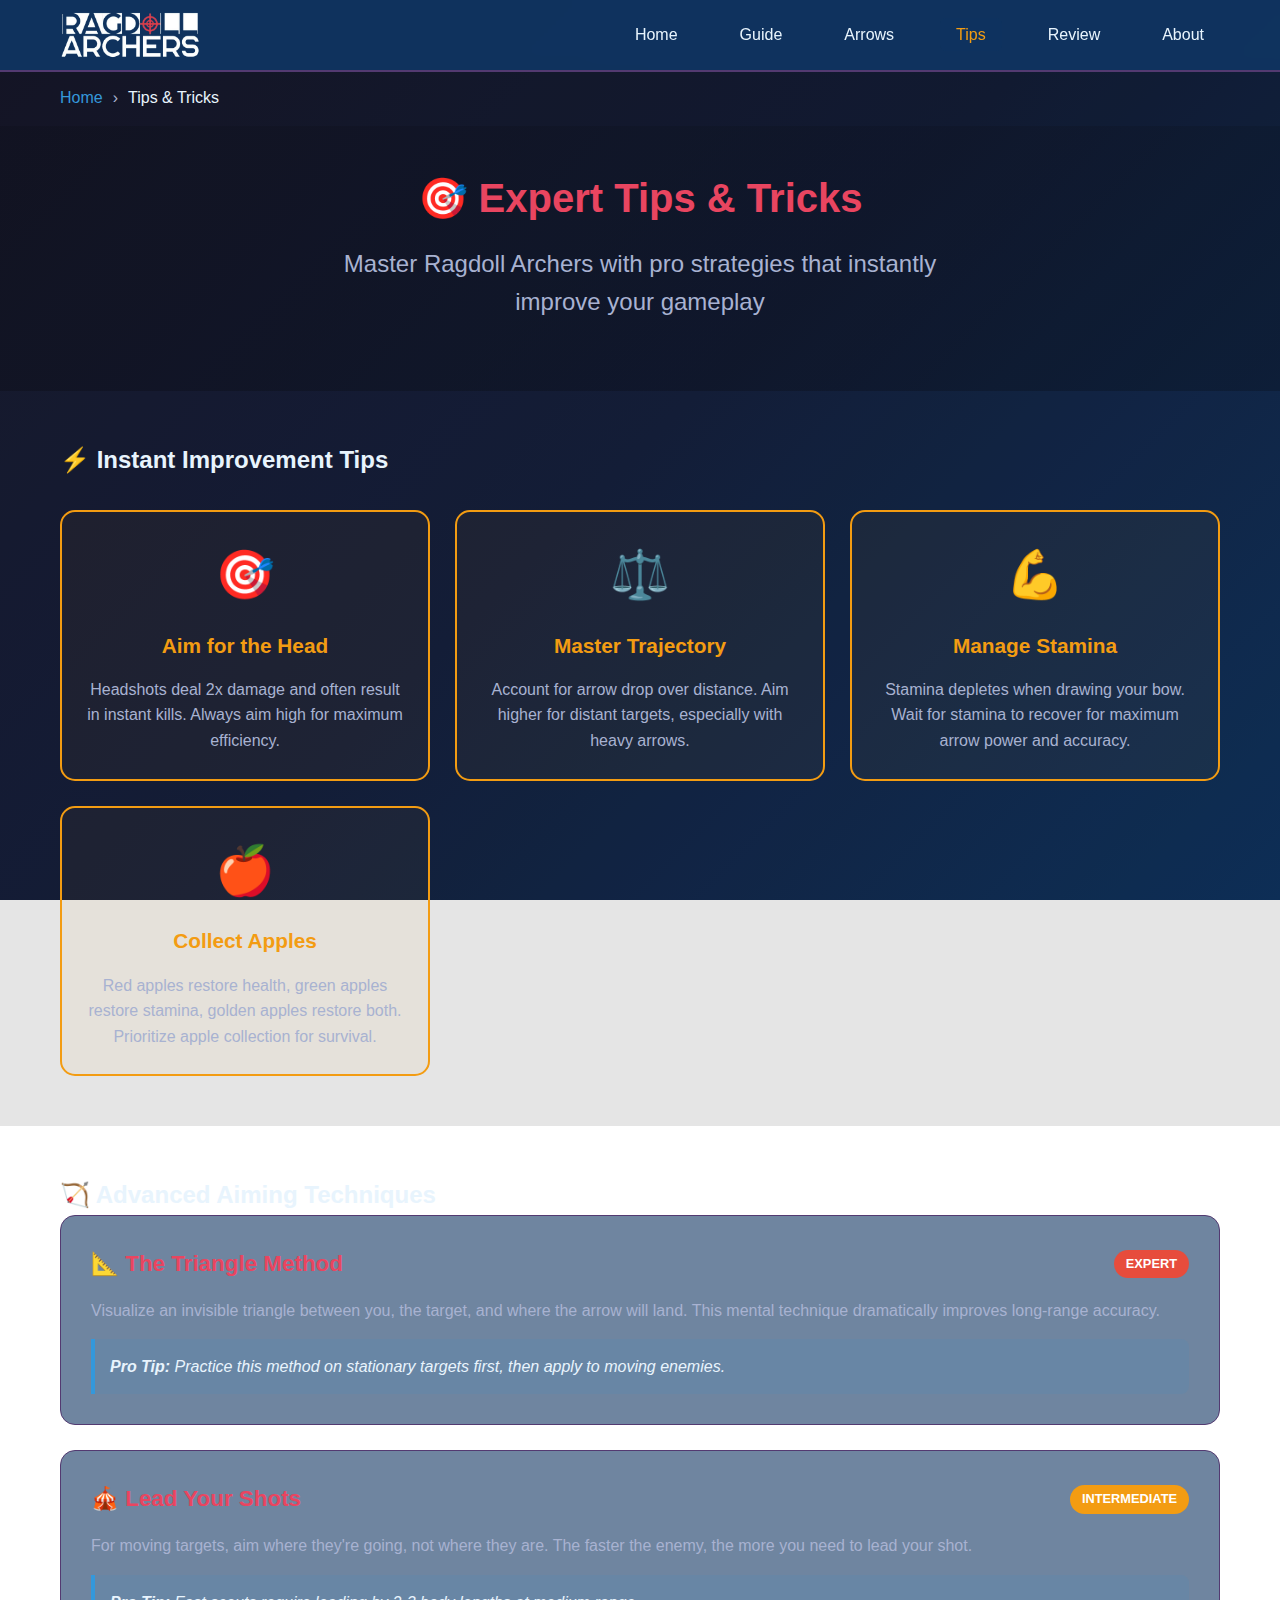
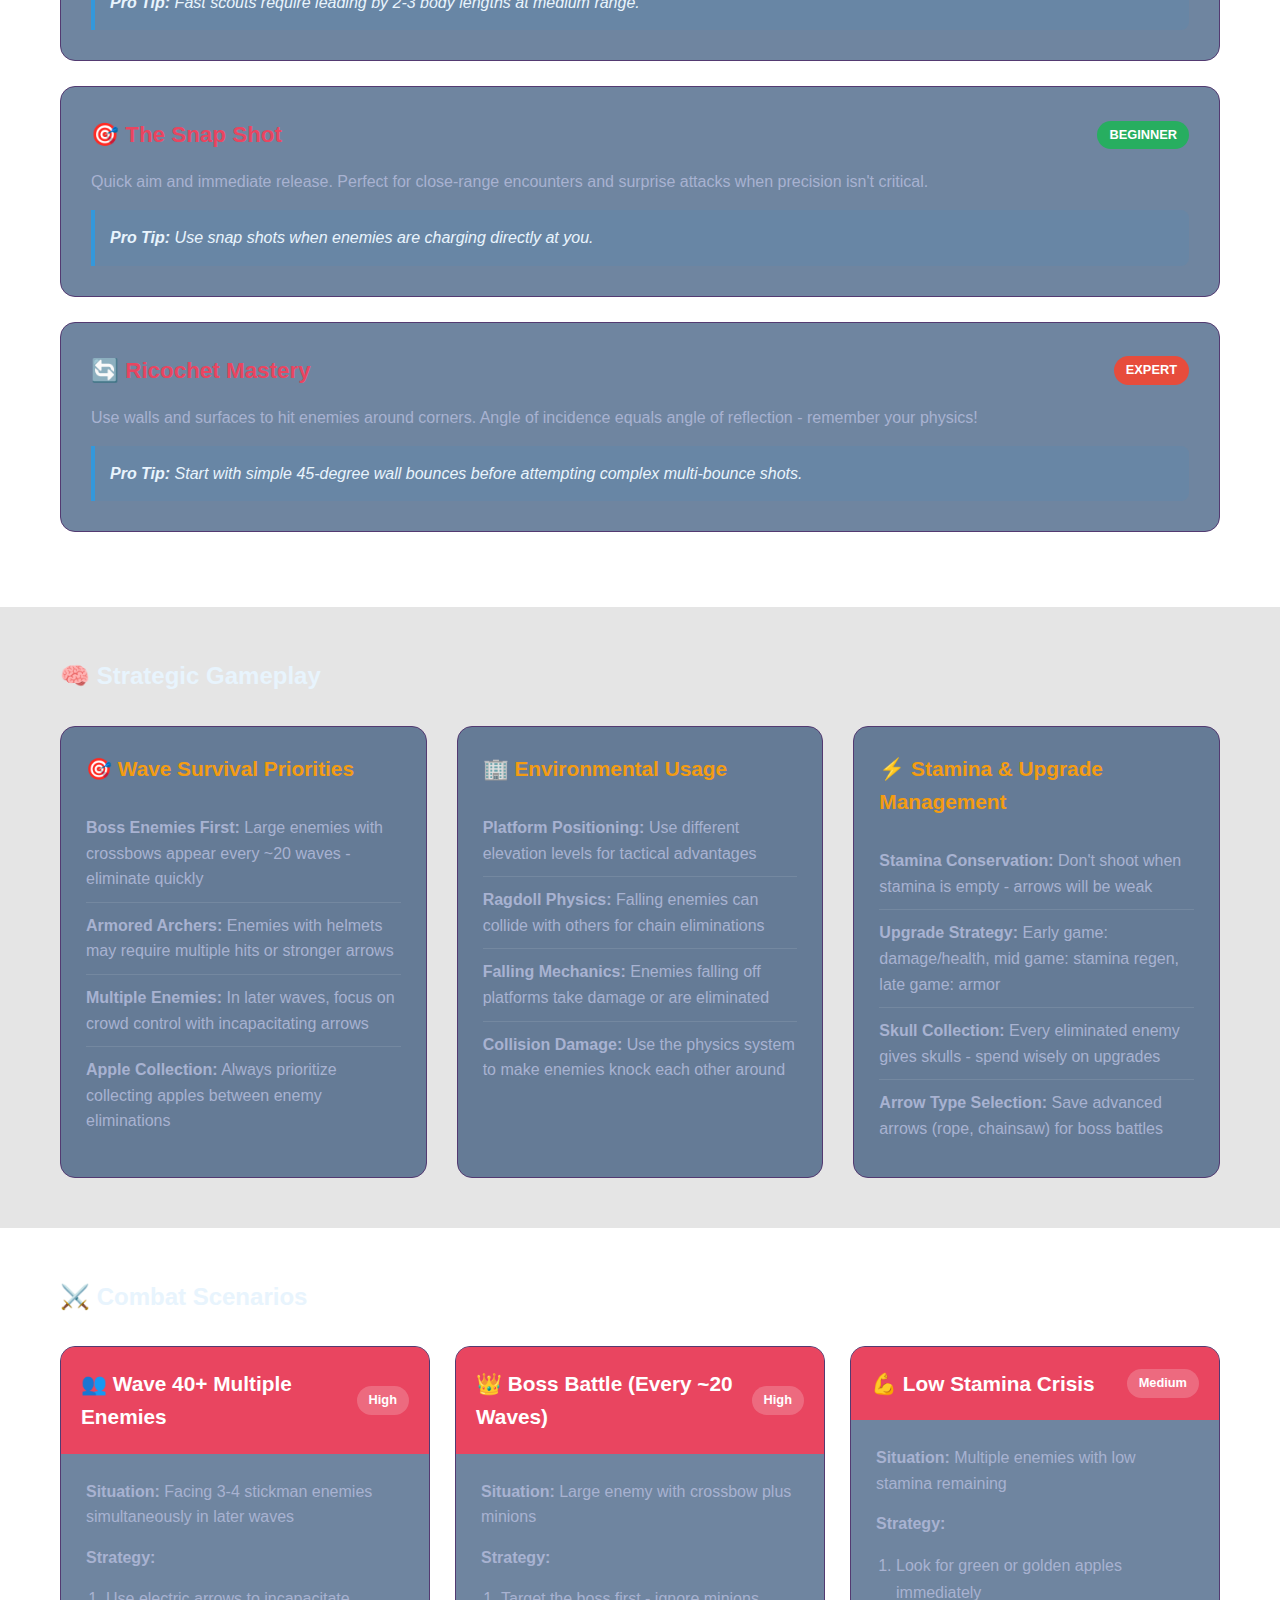
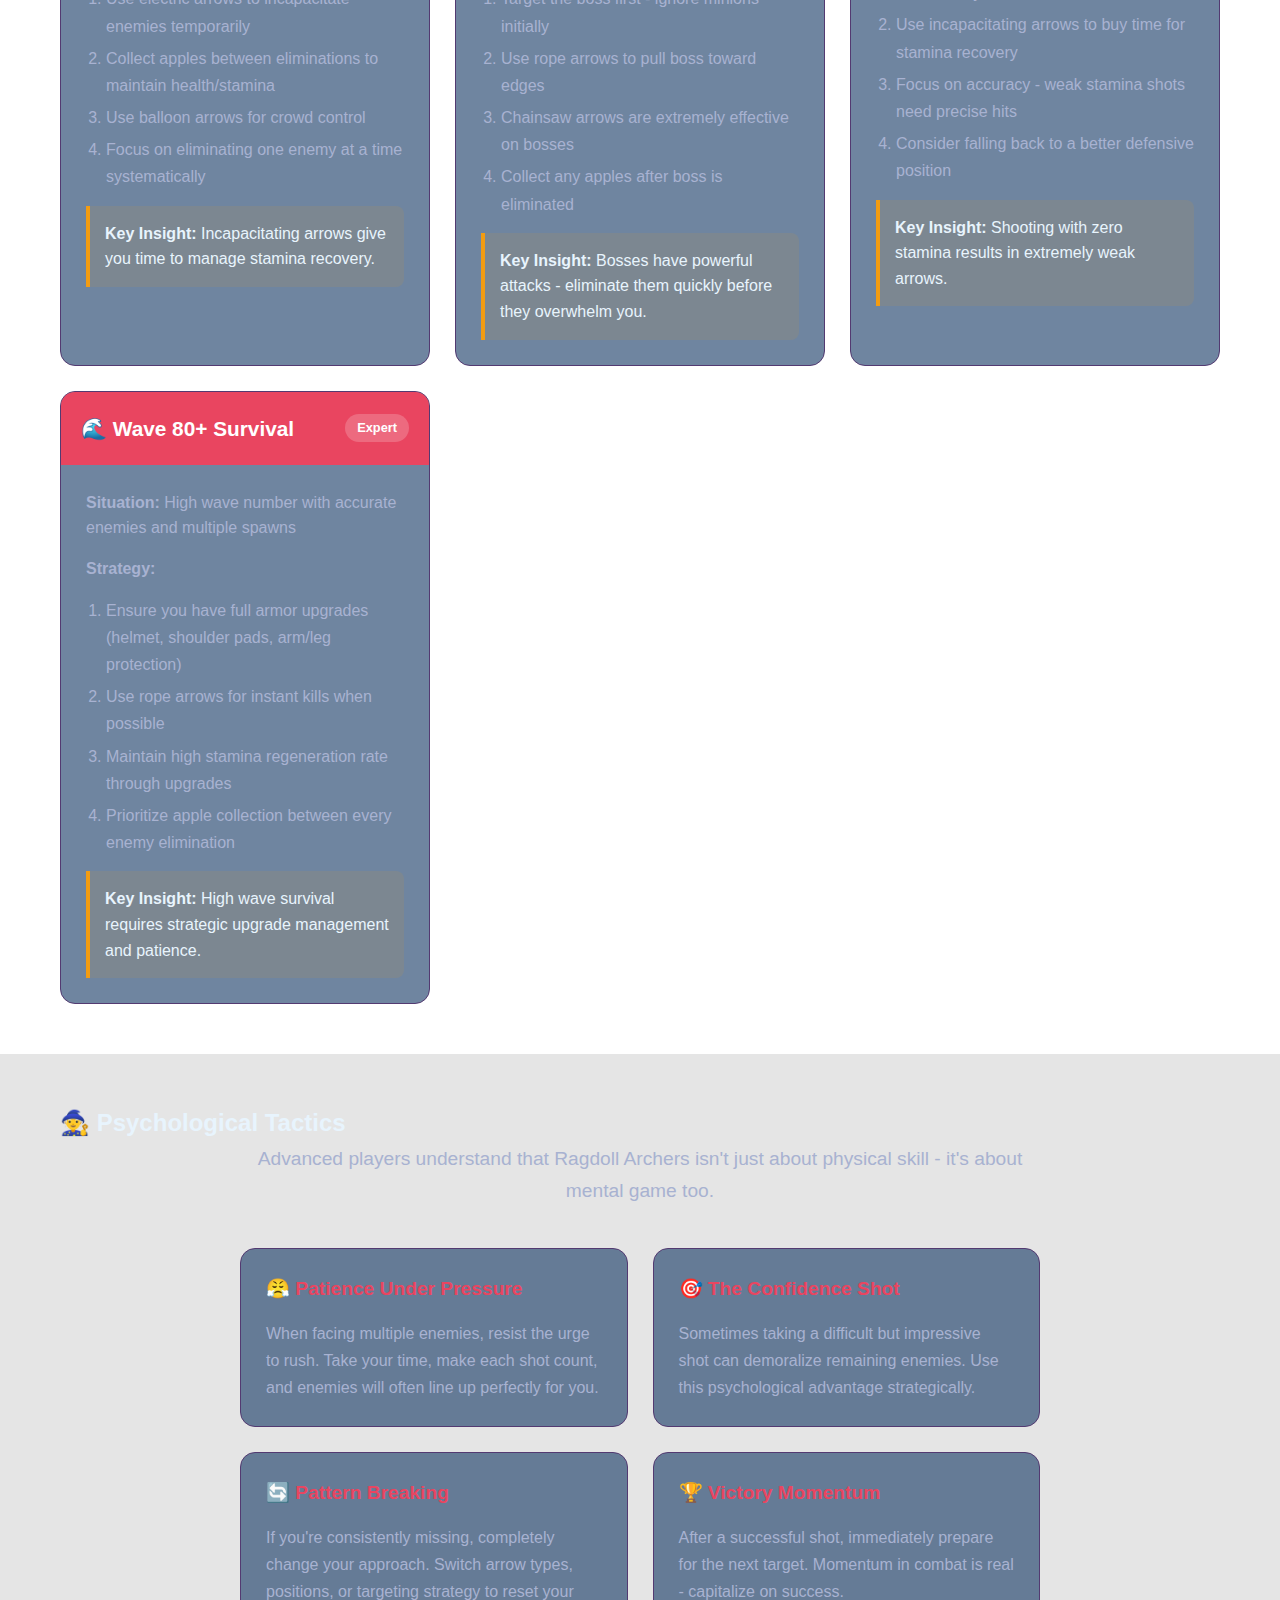
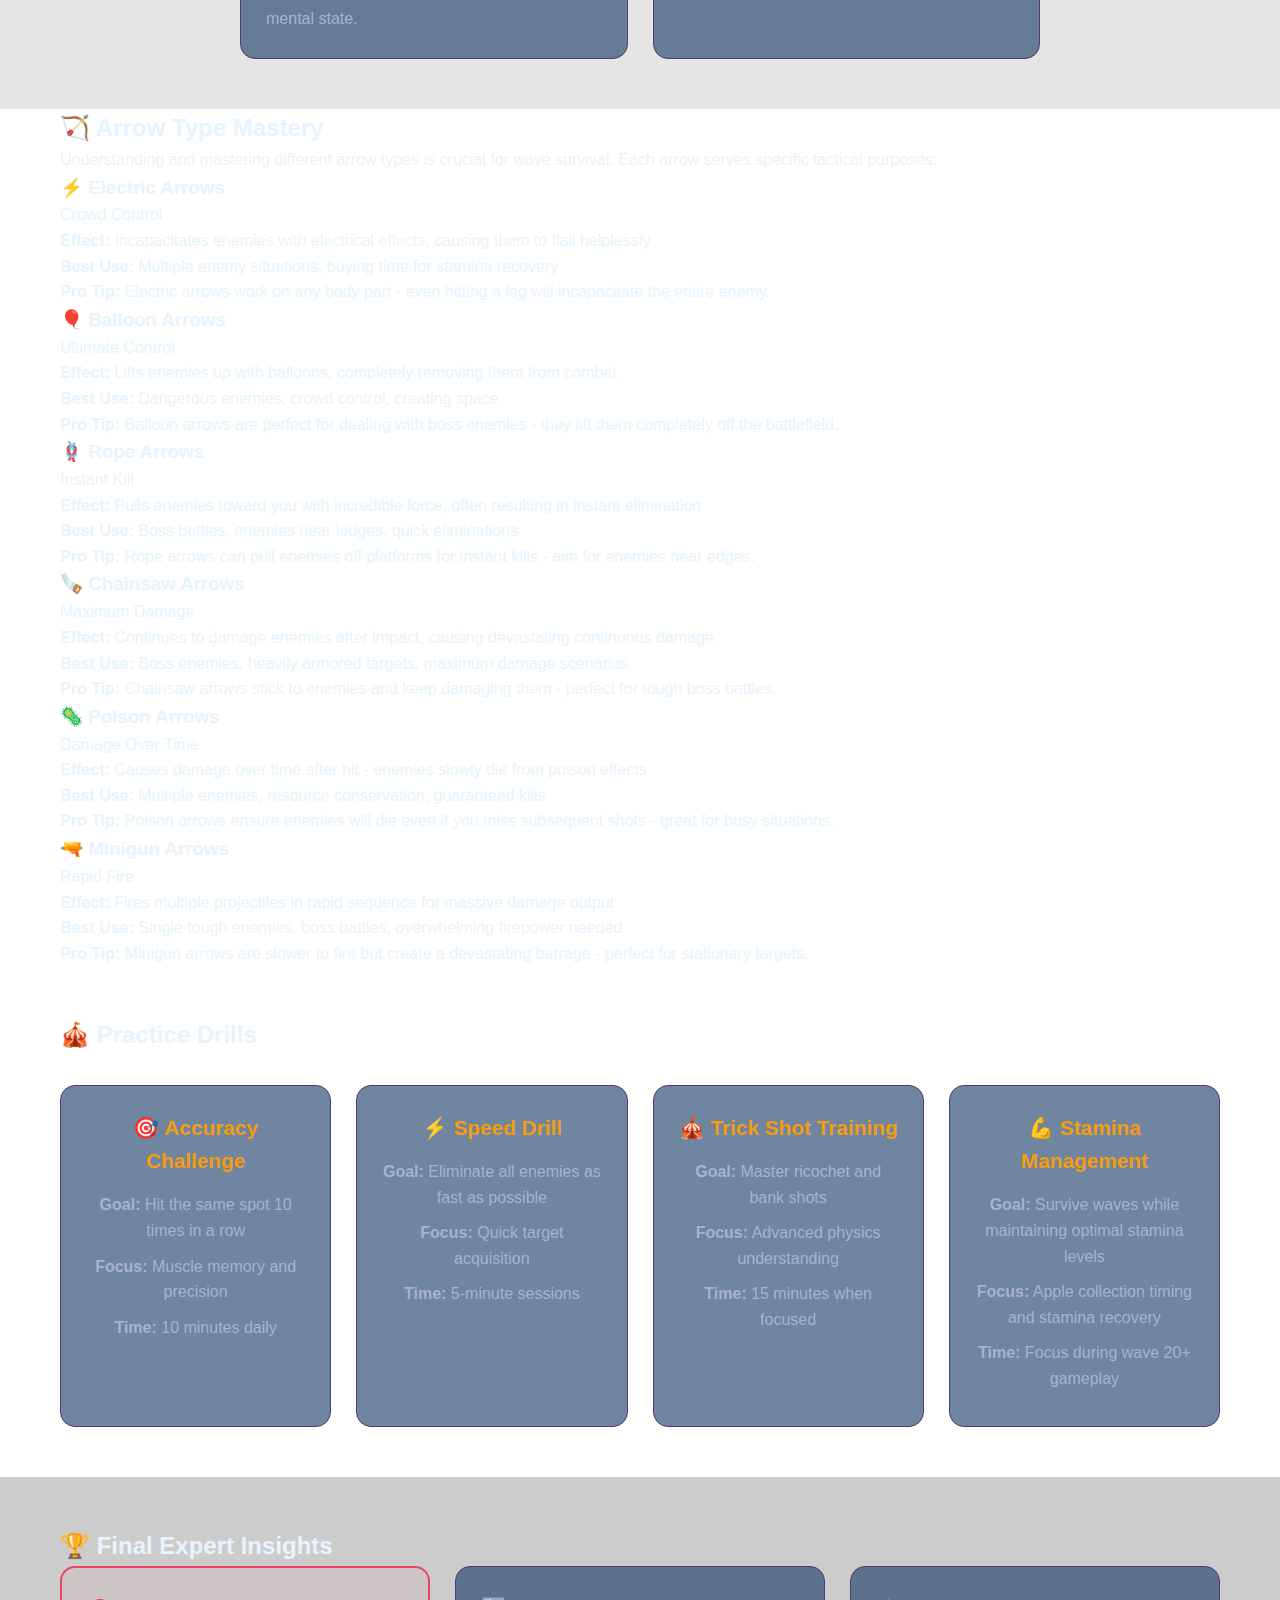
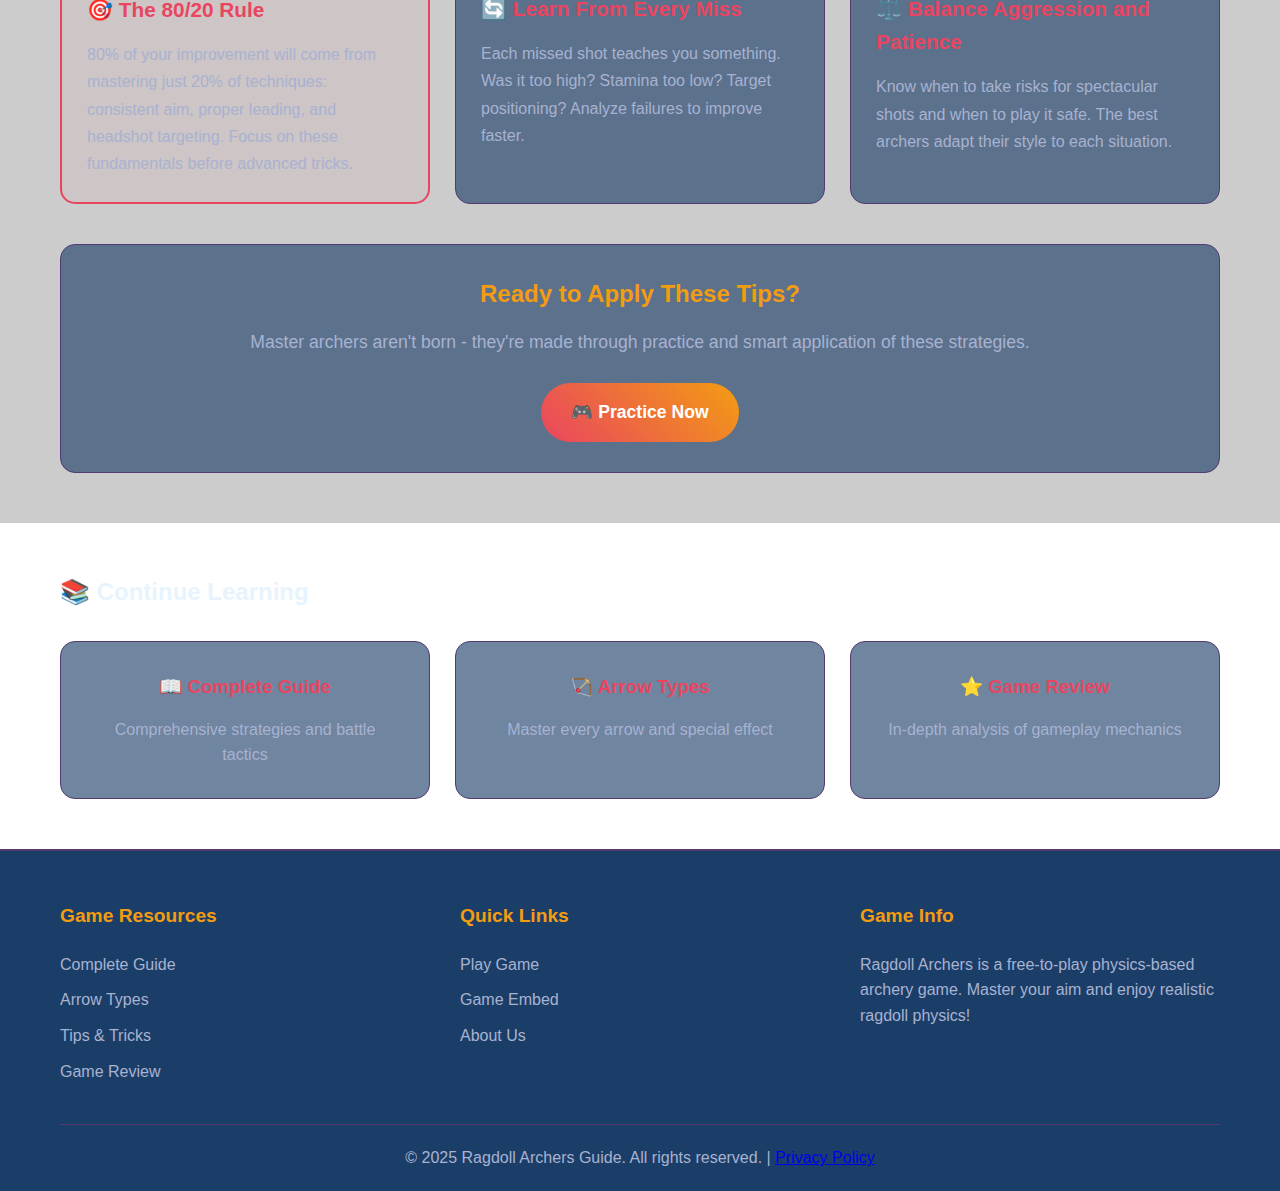
<file: tips.html>
<!DOCTYPE html>
<html lang="en">
<head>
    <meta charset="UTF-8">
    <meta name="viewport" content="width=device-width, initial-scale=1.0">
    <title>Ragdoll Archers Tips & Tricks - Pro Player Strategies</title>
    <meta name="description" content="Master Ragdoll Archers with expert tips, advanced tricks, and pro strategies. Improve your aim, tactics, and win rate instantly!">
    <meta name="keywords" content="ragdoll archers tips, ragdoll archers tricks, ragdoll archers tutorial, archery game strategies">
    
    <!-- SEO Tags -->
    <meta name="robots" content="index, follow">
    <meta name="author" content="Ragdoll Archers Guide">
    <meta name="language" content="English">
    <link rel="canonical" href="https://ragdoll-archers-website.pages.dev/tips.html">
    
    <!-- Open Graph Tags -->
    <meta property="og:title" content="Ragdoll Archers Tips & Tricks - Pro Player Strategies">
    <meta property="og:description" content="Master Ragdoll Archers with expert tips, advanced tricks, and pro strategies. Improve your aim, tactics, and win rate instantly!">
    <meta property="og:type" content="article">
    <meta property="og:url" content="https://ragdoll-archers-website.pages.dev/tips.html">
    <meta property="og:image" content="https://ragdoll-archers-website.pages.dev/ragdoll-archers-logo.webp">
    <meta property="og:site_name" content="Ragdoll Archers">
    
    <!-- Twitter Cards -->
    <meta name="twitter:card" content="summary_large_image">
    <meta name="twitter:title" content="Ragdoll Archers Tips & Tricks - Pro Player Strategies">
    <meta name="twitter:description" content="Master Ragdoll Archers with expert tips, advanced tricks, and pro strategies. Improve your aim, tactics, and win rate instantly!">
    <meta name="twitter:image" content="https://ragdoll-archers-website.pages.dev/ragdoll-archers-logo.webp">
    
    <!-- Performance Optimization -->
    <link rel="preconnect" href="https://fonts.googleapis.com">
    <link rel="dns-prefetch" href="https://bitlifeonline.github.io">
    
    <!-- PWA Support -->
    <link rel="manifest" href="manifest.json">
    <meta name="theme-color" content="#e94560">
    
    <!-- Favicon -->
    <link rel="icon" type="image/png" href="favicon.png">
    
    <!-- CSS Files -->
    <link rel="stylesheet" href="css/main.css">
    <link rel="stylesheet" href="css/responsive.css">
</head>
<body>
    <header class="header">
        <nav class="nav">
            <div class="nav-container">
                <a href="index.html" class="logo">
                    <img src="ragdoll-archers-logo.webp" alt="Ragdoll Archers Logo" style="height: 50px; width: auto;">
                    
                </a>
                <ul class="nav-menu">
                    <li><a href="index.html">Home</a></li>
                    <li><a href="guide.html">Guide</a></li>
                    <li><a href="arrows.html">Arrows</a></li>
                    <li><a href="tips.html" class="active">Tips</a></li>
                    <li><a href="review.html">Review</a></li>
                    <li><a href="about.html">About</a></li>
                </ul>
                <div class="hamburger">
                    <span></span>
                    <span></span>
                    <span></span>
                </div>
            </div>
        </nav>
    </header>

    <main>
        <!-- Breadcrumb -->
        <nav aria-label="breadcrumb" class="breadcrumb">
            <div class="container">
                <ol class="breadcrumb-list">
                    <li><a href="index.html">Home</a></li>
                    <li aria-current="page">Tips & Tricks</li>
                </ol>
            </div>
        </nav>

        <!-- Hero Section -->
        <section class="tips-hero">
            <div class="container">
                <h1>🎯 Expert Tips & Tricks</h1>
                <p class="hero-subtitle">Master Ragdoll Archers with pro strategies that instantly improve your gameplay</p>
            </div>
        </section>

        <!-- Quick Tips -->
        <section class="quick-tips">
            <div class="container">
                <h2>⚡ Instant Improvement Tips</h2>
                <div class="tips-grid">
                    <div class="tip-card urgent">
                        <div class="tip-icon">🎯</div>
                        <h3>Aim for the Head</h3>
                        <p>Headshots deal 2x damage and often result in instant kills. Always aim high for maximum efficiency.</p>
                    </div>
                    <div class="tip-card urgent">
                        <div class="tip-icon">⚖️</div>
                        <h3>Master Trajectory</h3>
                        <p>Account for arrow drop over distance. Aim higher for distant targets, especially with heavy arrows.</p>
                    </div>
                    <div class="tip-card urgent">
                        <div class="tip-icon">💪</div>
                        <h3>Manage Stamina</h3>
                        <p>Stamina depletes when drawing your bow. Wait for stamina to recover for maximum arrow power and accuracy.</p>
                    </div>
                    <div class="tip-card urgent">
                        <div class="tip-icon">🍎</div>
                        <h3>Collect Apples</h3>
                        <p>Red apples restore health, green apples restore stamina, golden apples restore both. Prioritize apple collection for survival.</p>
                    </div>
                </div>
            </div>
        </section>

        <!-- Advanced Aiming -->
        <section class="aiming-section">
            <div class="container">
                <h2>🏹 Advanced Aiming Techniques</h2>
                <div class="technique-list">
                    <div class="technique-item">
                        <div class="technique-header">
                            <h3>📐 The Triangle Method</h3>
                            <span class="difficulty expert">Expert</span>
                        </div>
                        <p>Visualize an invisible triangle between you, the target, and where the arrow will land. This mental technique dramatically improves long-range accuracy.</p>
                        <div class="pro-tip">
                            <strong>Pro Tip:</strong> Practice this method on stationary targets first, then apply to moving enemies.
                        </div>
                    </div>

                    <div class="technique-item">
                        <div class="technique-header">
                            <h3>🎪 Lead Your Shots</h3>
                            <span class="difficulty intermediate">Intermediate</span>
                        </div>
                        <p>For moving targets, aim where they're going, not where they are. The faster the enemy, the more you need to lead your shot.</p>
                        <div class="pro-tip">
                            <strong>Pro Tip:</strong> Fast scouts require leading by 2-3 body lengths at medium range.
                        </div>
                    </div>

                    <div class="technique-item">
                        <div class="technique-header">
                            <h3>🎯 The Snap Shot</h3>
                            <span class="difficulty beginner">Beginner</span>
                        </div>
                        <p>Quick aim and immediate release. Perfect for close-range encounters and surprise attacks when precision isn't critical.</p>
                        <div class="pro-tip">
                            <strong>Pro Tip:</strong> Use snap shots when enemies are charging directly at you.
                        </div>
                    </div>

                    <div class="technique-item">
                        <div class="technique-header">
                            <h3>🔄 Ricochet Mastery</h3>
                            <span class="difficulty expert">Expert</span>
                        </div>
                        <p>Use walls and surfaces to hit enemies around corners. Angle of incidence equals angle of reflection - remember your physics!</p>
                        <div class="pro-tip">
                            <strong>Pro Tip:</strong> Start with simple 45-degree wall bounces before attempting complex multi-bounce shots.
                        </div>
                    </div>
                </div>
            </div>
        </section>

        <!-- Strategic Tips -->
        <section class="strategy-section">
            <div class="container">
                <h2>🧠 Strategic Gameplay</h2>
                
                <div class="strategy-categories">
                    <div class="strategy-category">
                        <h3>🎯 Wave Survival Priorities</h3>
                        <ul class="strategy-list">
                            <li><strong>Boss Enemies First:</strong> Large enemies with crossbows appear every ~20 waves - eliminate quickly</li>
                            <li><strong>Armored Archers:</strong> Enemies with helmets may require multiple hits or stronger arrows</li>
                            <li><strong>Multiple Enemies:</strong> In later waves, focus on crowd control with incapacitating arrows</li>
                            <li><strong>Apple Collection:</strong> Always prioritize collecting apples between enemy eliminations</li>
                        </ul>
                    </div>

                    <div class="strategy-category">
                        <h3>🏢 Environmental Usage</h3>
                        <ul class="strategy-list">
                            <li><strong>Platform Positioning:</strong> Use different elevation levels for tactical advantages</li>
                            <li><strong>Ragdoll Physics:</strong> Falling enemies can collide with others for chain eliminations</li>
                            <li><strong>Falling Mechanics:</strong> Enemies falling off platforms take damage or are eliminated</li>
                            <li><strong>Collision Damage:</strong> Use the physics system to make enemies knock each other around</li>
                        </ul>
                    </div>

                    <div class="strategy-category">
                        <h3>⚡ Stamina & Upgrade Management</h3>
                        <ul class="strategy-list">
                            <li><strong>Stamina Conservation:</strong> Don't shoot when stamina is empty - arrows will be weak</li>
                            <li><strong>Upgrade Strategy:</strong> Early game: damage/health, mid game: stamina regen, late game: armor</li>
                            <li><strong>Skull Collection:</strong> Every eliminated enemy gives skulls - spend wisely on upgrades</li>
                            <li><strong>Arrow Type Selection:</strong> Save advanced arrows (rope, chainsaw) for boss battles</li>
                        </ul>
                    </div>
                </div>
            </div>
        </section>

        <!-- Combat Scenarios -->
        <section class="scenarios-section">
            <div class="container">
                <h2>⚔️ Combat Scenarios</h2>
                
                <div class="scenarios-grid">
                    <div class="scenario-card">
                        <div class="scenario-header">
                            <h3>👥 Wave 40+ Multiple Enemies</h3>
                            <div class="scenario-difficulty">High</div>
                        </div>
                        <div class="scenario-content">
                            <p><strong>Situation:</strong> Facing 3-4 stickman enemies simultaneously in later waves</p>
                            <p><strong>Strategy:</strong></p>
                            <ol>
                                <li>Use electric arrows to incapacitate enemies temporarily</li>
                                <li>Collect apples between eliminations to maintain health/stamina</li>
                                <li>Use balloon arrows for crowd control</li>
                                <li>Focus on eliminating one enemy at a time systematically</li>
                            </ol>
                            <div class="scenario-tip">
                                <strong>Key Insight:</strong> Incapacitating arrows give you time to manage stamina recovery.
                            </div>
                        </div>
                    </div>

                    <div class="scenario-card">
                        <div class="scenario-header">
                            <h3>👑 Boss Battle (Every ~20 Waves)</h3>
                            <div class="scenario-difficulty">High</div>
                        </div>
                        <div class="scenario-content">
                            <p><strong>Situation:</strong> Large enemy with crossbow plus minions</p>
                            <p><strong>Strategy:</strong></p>
                            <ol>
                                <li>Target the boss first - ignore minions initially</li>
                                <li>Use rope arrows to pull boss toward edges</li>
                                <li>Chainsaw arrows are extremely effective on bosses</li>
                                <li>Collect any apples after boss is eliminated</li>
                            </ol>
                            <div class="scenario-tip">
                                <strong>Key Insight:</strong> Bosses have powerful attacks - eliminate them quickly before they overwhelm you.
                            </div>
                        </div>
                    </div>

                    <div class="scenario-card">
                        <div class="scenario-header">
                            <h3>💪 Low Stamina Crisis</h3>
                            <div class="scenario-difficulty">Medium</div>
                        </div>
                        <div class="scenario-content">
                            <p><strong>Situation:</strong> Multiple enemies with low stamina remaining</p>
                            <p><strong>Strategy:</strong></p>
                            <ol>
                                <li>Look for green or golden apples immediately</li>
                                <li>Use incapacitating arrows to buy time for stamina recovery</li>
                                <li>Focus on accuracy - weak stamina shots need precise hits</li>
                                <li>Consider falling back to a better defensive position</li>
                            </ol>
                            <div class="scenario-tip">
                                <strong>Key Insight:</strong> Shooting with zero stamina results in extremely weak arrows.
                            </div>
                        </div>
                    </div>

                    <div class="scenario-card">
                        <div class="scenario-header">
                            <h3>🌊 Wave 80+ Survival</h3>
                            <div class="scenario-difficulty">Expert</div>
                        </div>
                        <div class="scenario-content">
                            <p><strong>Situation:</strong> High wave number with accurate enemies and multiple spawns</p>
                            <p><strong>Strategy:</strong></p>
                            <ol>
                                <li>Ensure you have full armor upgrades (helmet, shoulder pads, arm/leg protection)</li>
                                <li>Use rope arrows for instant kills when possible</li>
                                <li>Maintain high stamina regeneration rate through upgrades</li>
                                <li>Prioritize apple collection between every enemy elimination</li>
                            </ol>
                            <div class="scenario-tip">
                                <strong>Key Insight:</strong> High wave survival requires strategic upgrade management and patience.
                            </div>
                        </div>
                    </div>
                </div>
            </div>
        </section>

        <!-- Psychological Warfare -->
        <section class="psychology-section">
            <div class="container">
                <h2>🧙 Psychological Tactics</h2>
                <div class="psychology-content">
                    <p>Advanced players understand that Ragdoll Archers isn't just about physical skill - it's about mental game too.</p>
                    
                    <div class="psychology-tips">
                        <div class="psych-tip">
                            <h3>😤 Patience Under Pressure</h3>
                            <p>When facing multiple enemies, resist the urge to rush. Take your time, make each shot count, and enemies will often line up perfectly for you.</p>
                        </div>
                        
                        <div class="psych-tip">
                            <h3>🎯 The Confidence Shot</h3>
                            <p>Sometimes taking a difficult but impressive shot can demoralize remaining enemies. Use this psychological advantage strategically.</p>
                        </div>
                        
                        <div class="psych-tip">
                            <h3>🔄 Pattern Breaking</h3>
                            <p>If you're consistently missing, completely change your approach. Switch arrow types, positions, or targeting strategy to reset your mental state.</p>
                        </div>
                        
                        <div class="psych-tip">
                            <h3>🏆 Victory Momentum</h3>
                            <p>After a successful shot, immediately prepare for the next target. Momentum in combat is real - capitalize on success.</p>
                        </div>
                    </div>
                </div>
            </div>
        </section>

        <!-- Arrow Type Mastery -->
        <section class="arrow-mastery-section">
            <div class="container">
                <h2>🏹 Arrow Type Mastery</h2>
                <p>Understanding and mastering different arrow types is crucial for wave survival. Each arrow serves specific tactical purposes:</p>
                
                <div class="arrow-mastery-grid">
                    <div class="arrow-mastery-item">
                        <div class="arrow-mastery-header">
                            <h3>⚡ Electric Arrows</h3>
                            <span class="arrow-usage">Crowd Control</span>
                        </div>
                        <p><strong>Effect:</strong> Incapacitates enemies with electrical effects, causing them to flail helplessly</p>
                        <p><strong>Best Use:</strong> Multiple enemy situations, buying time for stamina recovery</p>
                        <div class="arrow-tip">
                            <strong>Pro Tip:</strong> Electric arrows work on any body part - even hitting a leg will incapacitate the entire enemy.
                        </div>
                    </div>

                    <div class="arrow-mastery-item">
                        <div class="arrow-mastery-header">
                            <h3>🎈 Balloon Arrows</h3>
                            <span class="arrow-usage">Ultimate Control</span>
                        </div>
                        <p><strong>Effect:</strong> Lifts enemies up with balloons, completely removing them from combat</p>
                        <p><strong>Best Use:</strong> Dangerous enemies, crowd control, creating space</p>
                        <div class="arrow-tip">
                            <strong>Pro Tip:</strong> Balloon arrows are perfect for dealing with boss enemies - they lift them completely off the battlefield.
                        </div>
                    </div>

                    <div class="arrow-mastery-item">
                        <div class="arrow-mastery-header">
                            <h3>🪢 Rope Arrows</h3>
                            <span class="arrow-usage">Instant Kill</span>
                        </div>
                        <p><strong>Effect:</strong> Pulls enemies toward you with incredible force, often resulting in instant elimination</p>
                        <p><strong>Best Use:</strong> Boss battles, enemies near ledges, quick eliminations</p>
                        <div class="arrow-tip">
                            <strong>Pro Tip:</strong> Rope arrows can pull enemies off platforms for instant kills - aim for enemies near edges.
                        </div>
                    </div>

                    <div class="arrow-mastery-item">
                        <div class="arrow-mastery-header">
                            <h3>🪚 Chainsaw Arrows</h3>
                            <span class="arrow-usage">Maximum Damage</span>
                        </div>
                        <p><strong>Effect:</strong> Continues to damage enemies after impact, causing devastating continuous damage</p>
                        <p><strong>Best Use:</strong> Boss enemies, heavily armored targets, maximum damage scenarios</p>
                        <div class="arrow-tip">
                            <strong>Pro Tip:</strong> Chainsaw arrows stick to enemies and keep damaging them - perfect for tough boss battles.
                        </div>
                    </div>

                    <div class="arrow-mastery-item">
                        <div class="arrow-mastery-header">
                            <h3>🦠 Poison Arrows</h3>
                            <span class="arrow-usage">Damage Over Time</span>
                        </div>
                        <p><strong>Effect:</strong> Causes damage over time after hit - enemies slowly die from poison effects</p>
                        <p><strong>Best Use:</strong> Multiple enemies, resource conservation, guaranteed kills</p>
                        <div class="arrow-tip">
                            <strong>Pro Tip:</strong> Poison arrows ensure enemies will die even if you miss subsequent shots - great for busy situations.
                        </div>
                    </div>

                    <div class="arrow-mastery-item">
                        <div class="arrow-mastery-header">
                            <h3>🔫 Minigun Arrows</h3>
                            <span class="arrow-usage">Rapid Fire</span>
                        </div>
                        <p><strong>Effect:</strong> Fires multiple projectiles in rapid sequence for massive damage output</p>
                        <p><strong>Best Use:</strong> Single tough enemies, boss battles, overwhelming firepower needed</p>
                        <div class="arrow-tip">
                            <strong>Pro Tip:</strong> Minigun arrows are slower to fire but create a devastating barrage - perfect for stationary targets.
                        </div>
                    </div>
                </div>
            </div>
        </section>

        <!-- Practice Drills -->
        <section class="practice-section">
            <div class="container">
                <h2>🎪 Practice Drills</h2>
                <div class="drills-grid">
                    <div class="drill-card">
                        <h3>🎯 Accuracy Challenge</h3>
                        <p><strong>Goal:</strong> Hit the same spot 10 times in a row</p>
                        <p><strong>Focus:</strong> Muscle memory and precision</p>
                        <p><strong>Time:</strong> 10 minutes daily</p>
                    </div>
                    
                    <div class="drill-card">
                        <h3>⚡ Speed Drill</h3>
                        <p><strong>Goal:</strong> Eliminate all enemies as fast as possible</p>
                        <p><strong>Focus:</strong> Quick target acquisition</p>
                        <p><strong>Time:</strong> 5-minute sessions</p>
                    </div>
                    
                    <div class="drill-card">
                        <h3>🎪 Trick Shot Training</h3>
                        <p><strong>Goal:</strong> Master ricochet and bank shots</p>
                        <p><strong>Focus:</strong> Advanced physics understanding</p>
                        <p><strong>Time:</strong> 15 minutes when focused</p>
                    </div>
                    
                    <div class="drill-card">
                        <h3>💪 Stamina Management</h3>
                        <p><strong>Goal:</strong> Survive waves while maintaining optimal stamina levels</p>
                        <p><strong>Focus:</strong> Apple collection timing and stamina recovery</p>
                        <p><strong>Time:</strong> Focus during wave 20+ gameplay</p>
                    </div>
                </div>
            </div>
        </section>

        <!-- Final Pro Tips -->
        <section class="pro-tips-final">
            <div class="container">
                <h2>🏆 Final Expert Insights</h2>
                <div class="final-tips">
                    <div class="final-tip featured">
                        <h3>🎯 The 80/20 Rule</h3>
                        <p>80% of your improvement will come from mastering just 20% of techniques: consistent aim, proper leading, and headshot targeting. Focus on these fundamentals before advanced tricks.</p>
                    </div>
                    
                    <div class="final-tip">
                        <h3>🔄 Learn From Every Miss</h3>
                        <p>Each missed shot teaches you something. Was it too high? Stamina too low? Target positioning? Analyze failures to improve faster.</p>
                    </div>
                    
                    <div class="final-tip">
                        <h3>⚖️ Balance Aggression and Patience</h3>
                        <p>Know when to take risks for spectacular shots and when to play it safe. The best archers adapt their style to each situation.</p>
                    </div>
                </div>
                
                <div class="practice-now">
                    <h3>Ready to Apply These Tips?</h3>
                    <p>Master archers aren't born - they're made through practice and smart application of these strategies.</p>
                    <a href="index.html#game" class="practice-button">🎮 Practice Now</a>
                </div>
            </div>
        </section>

        <!-- Related Resources -->
        <section class="related-tips">
            <div class="container">
                <h2>📚 Continue Learning</h2>
                <div class="related-grid">
                    <a href="guide.html" class="related-card">
                        <h3>📖 Complete Guide</h3>
                        <p>Comprehensive strategies and battle tactics</p>
                    </a>
                    <a href="arrows.html" class="related-card">
                        <h3>🏹 Arrow Types</h3>
                        <p>Master every arrow and special effect</p>
                    </a>
                    <a href="review.html" class="related-card">
                        <h3>⭐ Game Review</h3>
                        <p>In-depth analysis of gameplay mechanics</p>
                    </a>
                </div>
            </div>
        </section>
    </main>

    <footer class="footer">
        <div class="container">
            <div class="footer-content">
                <div class="footer-section">
                    <h3>Game Resources</h3>
                    <ul>
                        <li><a href="guide.html">Complete Guide</a></li>
                        <li><a href="arrows.html">Arrow Types</a></li>
                        <li><a href="tips.html">Tips & Tricks</a></li>
                        <li><a href="review.html">Game Review</a></li>
                    </ul>
                </div>
                <div class="footer-section">
                    <h3>Quick Links</h3>
                    <ul>
                        <li><a href="index.html">Play Game</a></li>
                        <li><a href="index.html#game">Game Embed</a></li>
                        <li><a href="about.html">About Us</a></li>
                    </ul>
                </div>
                <div class="footer-section">
                    <h3>Game Info</h3>
                    <p>Ragdoll Archers is a free-to-play physics-based archery game. Master your aim and enjoy realistic ragdoll physics!</p>
                </div>
            </div>
            <div class="footer-bottom">
                <p>&copy; 2025 Ragdoll Archers Guide. All rights reserved. | <a href="privacy-policy.html">Privacy Policy</a></p>
            </div>
        </div>
    </footer>

    <!-- JavaScript Files -->
    <script src="js/main.js"></script>
    <script src="js/game-loader.js"></script>
    <script src="js/analytics.js"></script>

    <!-- Tips Page Specific Styles -->
    <style>
        .tips-hero {
            padding: 40px 0;
            text-align: center;
            background: linear-gradient(rgba(0,0,0,0.3), rgba(0,0,0,0.3));
        }
        
        .tips-hero h1 {
            font-size: 2.5rem;
            color: var(--primary-color);
            margin-bottom: 15px;
        }
        
        .quick-tips {
            padding: 50px 0;
            background: rgba(0,0,0,0.1);
        }
        
        .tips-grid {
            display: grid;
            grid-template-columns: repeat(auto-fit, minmax(280px, 1fr));
            gap: 25px;
            margin-top: 30px;
        }
        
        .tip-card {
            background: var(--card-bg);
            padding: 25px;
            border-radius: 15px;
            border: 1px solid var(--border-color);
            text-align: center;
            transition: all 0.3s ease;
        }
        
        .tip-card:hover {
            transform: translateY(-5px);
            border-color: var(--border-accent);
        }
        
        .tip-card.urgent {
            border: 2px solid var(--secondary-color);
            background: rgba(243, 156, 18, 0.05);
        }
        
        .tip-icon {
            font-size: 3rem;
            margin-bottom: 15px;
            display: block;
        }
        
        .tip-card h3 {
            color: var(--secondary-color);
            margin-bottom: 15px;
            font-size: 1.3rem;
        }
        
        .tip-card p {
            color: var(--text-secondary);
            line-height: 1.6;
            margin: 0;
        }
        
        .aiming-section {
            padding: 50px 0;
        }
        
        .technique-item {
            background: var(--card-bg);
            padding: 30px;
            border-radius: 15px;
            border: 1px solid var(--border-color);
            margin-bottom: 25px;
        }
        
        .technique-header {
            display: flex;
            justify-content: space-between;
            align-items: center;
            margin-bottom: 15px;
        }
        
        .technique-header h3 {
            color: var(--primary-color);
            margin: 0;
            font-size: 1.4rem;
        }
        
        .difficulty {
            padding: 4px 12px;
            border-radius: 20px;
            font-size: 0.8rem;
            font-weight: bold;
            text-transform: uppercase;
        }
        
        .difficulty.beginner {
            background: #27ae60;
            color: white;
        }
        
        .difficulty.intermediate {
            background: #f39c12;
            color: white;
        }
        
        .difficulty.expert {
            background: #e74c3c;
            color: white;
        }
        
        .technique-item p {
            color: var(--text-secondary);
            line-height: 1.7;
            margin-bottom: 15px;
        }
        
        .pro-tip {
            background: rgba(52, 152, 219, 0.1);
            border-left: 4px solid var(--accent-color);
            padding: 15px;
            border-radius: 0 8px 8px 0;
            font-style: italic;
            color: var(--text-primary);
        }
        
        .strategy-section {
            padding: 50px 0;
            background: rgba(0,0,0,0.1);
        }
        
        .strategy-categories {
            display: grid;
            grid-template-columns: repeat(auto-fit, minmax(300px, 1fr));
            gap: 30px;
            margin-top: 30px;
        }
        
        .strategy-category {
            background: var(--card-bg);
            padding: 25px;
            border-radius: 15px;
            border: 1px solid var(--border-color);
        }
        
        .strategy-category h3 {
            color: var(--secondary-color);
            margin-bottom: 20px;
            font-size: 1.3rem;
        }
        
        .strategy-list {
            list-style: none;
            padding: 0;
        }
        
        .strategy-list li {
            padding: 10px 0;
            border-bottom: 1px solid rgba(255,255,255,0.1);
            color: var(--text-secondary);
            line-height: 1.6;
        }
        
        .strategy-list li:last-child {
            border-bottom: none;
        }
        
        .scenarios-section {
            padding: 50px 0;
        }
        
        .scenarios-grid {
            display: grid;
            grid-template-columns: repeat(auto-fit, minmax(350px, 1fr));
            gap: 25px;
            margin-top: 30px;
        }
        
        .scenario-card {
            background: var(--card-bg);
            border-radius: 15px;
            border: 1px solid var(--border-color);
            overflow: hidden;
        }
        
        .scenario-header {
            background: var(--primary-color);
            padding: 20px;
            display: flex;
            justify-content: space-between;
            align-items: center;
            color: white;
        }
        
        .scenario-header h3 {
            margin: 0;
            font-size: 1.3rem;
        }
        
        .scenario-difficulty {
            background: rgba(255,255,255,0.2);
            padding: 4px 12px;
            border-radius: 15px;
            font-size: 0.8rem;
            font-weight: bold;
        }
        
        .scenario-content {
            padding: 25px;
        }
        
        .scenario-content p {
            color: var(--text-secondary);
            margin-bottom: 15px;
            line-height: 1.6;
        }
        
        .scenario-content ol {
            color: var(--text-secondary);
            padding-left: 20px;
            line-height: 1.7;
        }
        
        .scenario-content li {
            margin-bottom: 5px;
        }
        
        .scenario-tip {
            background: rgba(243, 156, 18, 0.1);
            border-left: 4px solid var(--secondary-color);
            padding: 15px;
            margin-top: 15px;
            border-radius: 0 8px 8px 0;
            color: var(--text-primary);
        }
        
        .psychology-section {
            padding: 50px 0;
            background: rgba(0,0,0,0.1);
        }
        
        .psychology-content {
            max-width: 800px;
            margin: 0 auto;
            text-align: center;
        }
        
        .psychology-content > p {
            font-size: 1.2rem;
            color: var(--text-secondary);
            margin-bottom: 40px;
            line-height: 1.7;
        }
        
        .psychology-tips {
            display: grid;
            grid-template-columns: repeat(auto-fit, minmax(350px, 1fr));
            gap: 25px;
        }
        
        .psych-tip {
            background: var(--card-bg);
            padding: 25px;
            border-radius: 15px;
            border: 1px solid var(--border-color);
            text-align: left;
        }
        
        .psych-tip h3 {
            color: var(--primary-color);
            margin-bottom: 15px;
            font-size: 1.2rem;
        }
        
        .psych-tip p {
            color: var(--text-secondary);
            line-height: 1.7;
            margin: 0;
        }
        
        .practice-section {
            padding: 50px 0;
        }
        
        .drills-grid {
            display: grid;
            grid-template-columns: repeat(auto-fit, minmax(250px, 1fr));
            gap: 25px;
            margin-top: 30px;
        }
        
        .drill-card {
            background: var(--card-bg);
            padding: 25px;
            border-radius: 15px;
            border: 1px solid var(--border-color);
            text-align: center;
        }
        
        .drill-card h3 {
            color: var(--secondary-color);
            margin-bottom: 15px;
            font-size: 1.3rem;
        }
        
        .drill-card p {
            color: var(--text-secondary);
            margin-bottom: 10px;
            line-height: 1.6;
        }
        
        .pro-tips-final {
            padding: 50px 0;
            background: rgba(0,0,0,0.2);
        }
        
        .final-tips {
            display: grid;
            grid-template-columns: repeat(auto-fit, minmax(300px, 1fr));
            gap: 25px;
            margin-bottom: 40px;
        }
        
        .final-tip {
            background: var(--card-bg);
            padding: 25px;
            border-radius: 15px;
            border: 1px solid var(--border-color);
        }
        
        .final-tip.featured {
            border: 2px solid var(--primary-color);
            background: rgba(233, 69, 96, 0.05);
        }
        
        .final-tip h3 {
            color: var(--primary-color);
            margin-bottom: 15px;
            font-size: 1.3rem;
        }
        
        .final-tip p {
            color: var(--text-secondary);
            line-height: 1.7;
            margin: 0;
        }
        
        .practice-now {
            text-align: center;
            background: var(--card-bg);
            padding: 30px;
            border-radius: 15px;
            border: 1px solid var(--border-color);
        }
        
        .practice-now h3 {
            color: var(--secondary-color);
            margin-bottom: 15px;
            font-size: 1.5rem;
        }
        
        .practice-now p {
            color: var(--text-secondary);
            font-size: 1.1rem;
            margin-bottom: 25px;
            line-height: 1.7;
        }
        
        .practice-button {
            background: linear-gradient(45deg, var(--primary-color), var(--secondary-color));
            color: white;
            text-decoration: none;
            padding: 15px 30px;
            border-radius: 30px;
            font-weight: bold;
            font-size: 1.1rem;
            display: inline-block;
            transition: all 0.3s ease;
        }
        
        .practice-button:hover {
            transform: translateY(-2px);
            box-shadow: 0 8px 20px rgba(233, 69, 96, 0.4);
        }
        
        .related-tips {
            padding: 50px 0;
        }
        
        .related-grid {
            display: grid;
            grid-template-columns: repeat(auto-fit, minmax(250px, 1fr));
            gap: 25px;
            margin-top: 30px;
        }
        
        .related-card {
            background: var(--card-bg);
            padding: 30px;
            border-radius: 15px;
            border: 1px solid var(--border-color);
            text-decoration: none;
            color: var(--text-primary);
            text-align: center;
            transition: all 0.3s ease;
        }
        
        .related-card:hover {
            transform: translateY(-5px);
            border-color: var(--border-accent);
        }
        
        .related-card h3 {
            color: var(--primary-color);
            margin-bottom: 15px;
        }
        
        .related-card p {
            color: var(--text-secondary);
            margin: 0;
        }

        .nav-menu .active {
            background: var(--card-bg);
            color: var(--secondary-color);
        }
        
        @media (max-width: 767px) {
            .tips-hero h1 {
                font-size: 2rem;
            }
            
            .tips-grid,
            .strategy-categories,
            .scenarios-grid,
            .psychology-tips,
            .drills-grid,
            .final-tips {
                grid-template-columns: 1fr;
            }
            
            .technique-header {
                flex-direction: column;
                align-items: flex-start;
                gap: 10px;
            }
        }
    </style>
</body>
</html>
</file>
<file: css/main.css>
/* Ragdoll Archers Website - Main CSS */

/* CSS Variables */
:root {
  /* Background gradients */
  --primary-bg: linear-gradient(135deg, #1a1a2e 0%, #16213e 50%, #0f3460 100%);
  
  /* Main colors */
  --primary-color: #e94560;     /* Coral red - logo, titles, buttons */
  --secondary-color: #f39c12;   /* Orange-yellow - icons, gradients, auxiliary elements */
  --accent-color: #3498db;      /* Blue - links, special effects */
  
  /* Text colors */
  --text-primary: #e8f4fd;      /* Primary text */
  --text-secondary: #a8b2d1;    /* Secondary text */
  
  /* Background colors */
  --card-bg: rgba(15, 52, 96, 0.6);          /* Card background */
  --header-bg: rgba(15, 52, 96, 0.95);       /* Header background */
  --game-container-bg: rgba(15, 52, 96, 0.8); /* Game container background */
  
  /* Borders and lines */
  --border-color: #533a71;      /* Main borders */
  --border-accent: #e94560;     /* Accent borders */
  
  /* Typography */
  --font-family: 'Segoe UI', Tahoma, Geneva, Verdana, sans-serif;
  --font-size-base: 16px;
  --line-height-base: 1.6;
}

/* Reset and Base Styles */
* {
  margin: 0;
  padding: 0;
  box-sizing: border-box;
}

body {
  font-family: var(--font-family);
  font-size: var(--font-size-base);
  line-height: var(--line-height-base);
  color: var(--text-primary);
  background: var(--primary-bg);
  min-height: 100vh;
  background-attachment: fixed;
}

/* Container */
.container {
  max-width: 1200px;
  margin: 0 auto;
  padding: 0 20px;
}

/* Header Styles */
.header {
  background: var(--header-bg);
  backdrop-filter: blur(10px);
  position: fixed;
  top: 0;
  left: 0;
  right: 0;
  z-index: 1000;
  border-bottom: 2px solid var(--border-color);
}

.nav-container {
  max-width: 1200px;
  margin: 0 auto;
  padding: 0 20px;
  display: flex;
  align-items: center;
  justify-content: space-between;
  height: 70px;
}

.logo {
  display: flex;
  align-items: center;
  gap: 10px;
  text-decoration: none;
  color: var(--primary-color);
  font-weight: bold;
  font-size: 1.2em;
  transition: color 0.3s ease;
}

.logo:hover {
  color: var(--secondary-color);
}

.logo img {
  border-radius: 8px;
}

.nav-menu {
  display: flex;
  list-style: none;
  gap: 30px;
  align-items: center;
}

.nav-menu a {
  color: var(--text-primary);
  text-decoration: none;
  padding: 8px 16px;
  border-radius: 6px;
  transition: all 0.3s ease;
  font-weight: 500;
}

.nav-menu a:hover {
  background: var(--card-bg);
  color: var(--secondary-color);
}

/* Hamburger Menu */
.hamburger {
  display: none;
  flex-direction: column;
  cursor: pointer;
  gap: 4px;
}

.hamburger span {
  width: 25px;
  height: 3px;
  background: var(--text-primary);
  border-radius: 2px;
  transition: 0.3s;
}

/* Main Content */
main {
  margin-top: 70px;
}

/* Hero Section */
.hero {
  padding: 80px 0;
  text-align: center;
  background: linear-gradient(rgba(0,0,0,0.3), rgba(0,0,0,0.3));
}

.hero-content {
  max-width: 800px;
  margin: 0 auto;
  padding: 0 20px;
}

.hero h1 {
  font-size: 3rem;
  margin-bottom: 20px;
  color: var(--text-primary);
  text-shadow: 2px 2px 4px rgba(0,0,0,0.5);
  line-height: 1.2;
}

.hero-subtitle {
  font-size: 1.4rem;
  margin-bottom: 30px;
  color: var(--text-secondary);
  max-width: 600px;
  margin-left: auto;
  margin-right: auto;
}

.cta-button {
  background: linear-gradient(45deg, var(--primary-color), var(--secondary-color));
  color: white;
  border: none;
  padding: 16px 32px;
  font-size: 1.2rem;
  border-radius: 50px;
  cursor: pointer;
  transition: all 0.3s ease;
  font-weight: bold;
  text-transform: uppercase;
  letter-spacing: 1px;
  box-shadow: 0 4px 15px rgba(233, 69, 96, 0.4);
}

.cta-button:hover {
  transform: translateY(-2px);
  box-shadow: 0 6px 20px rgba(233, 69, 96, 0.6);
}

.hero-features {
  margin-top: 30px;
  display: flex;
  justify-content: center;
  gap: 20px;
  flex-wrap: wrap;
}

.feature-tag {
  background: var(--card-bg);
  padding: 8px 16px;
  border-radius: 20px;
  border: 1px solid var(--border-color);
  font-size: 0.9rem;
  color: var(--text-secondary);
}

/* Game Section */
.game-section {
  padding: 60px 0;
  text-align: center;
}

.game-container {
  max-width: 1000px;
  margin: 0 auto;
  padding: 0 20px;
}

.game-container h2 {
  font-size: 2.5rem;
  margin-bottom: 10px;
  color: var(--primary-color);
}

.game-container > p {
  font-size: 1.1rem;
  color: var(--text-secondary);
  margin-bottom: 30px;
}

.game-wrapper {
  background: var(--game-container-bg);
  padding: 20px;
  border-radius: 15px;
  border: 2px solid var(--border-color);
  margin-bottom: 20px;
  box-shadow: 0 8px 25px rgba(0,0,0,0.3);
}

.game-wrapper iframe {
  width: 100%;
  height: 600px;
  border: none;
  border-radius: 10px;
}

.game-controls {
  background: var(--card-bg);
  padding: 15px;
  border-radius: 10px;
  border: 1px solid var(--border-color);
}

.game-controls p {
  margin: 0;
  color: var(--text-secondary);
}

/* Features Section */
.features {
  padding: 60px 0;
  background: rgba(0,0,0,0.2);
}

.features h2 {
  text-align: center;
  font-size: 2.5rem;
  margin-bottom: 50px;
  color: var(--primary-color);
}

.features-grid {
  display: grid;
  grid-template-columns: repeat(auto-fit, minmax(300px, 1fr));
  gap: 30px;
}

.feature-card {
  background: var(--card-bg);
  padding: 30px;
  border-radius: 15px;
  border: 1px solid var(--border-color);
  text-align: center;
  transition: all 0.3s ease;
  backdrop-filter: blur(5px);
}

.feature-card:hover {
  transform: translateY(-5px);
  border-color: var(--border-accent);
  box-shadow: 0 10px 25px rgba(233, 69, 96, 0.2);
}

.feature-icon {
  font-size: 3rem;
  margin-bottom: 15px;
  display: block;
}

.feature-card h3 {
  color: var(--secondary-color);
  margin-bottom: 15px;
  font-size: 1.3rem;
}

.feature-card p {
  color: var(--text-secondary);
  line-height: 1.6;
}

.feature-card a {
  color: var(--accent-color);
  text-decoration: none;
}

.feature-card a:hover {
  text-decoration: underline;
}

/* How to Play Section */
.how-to-play {
  padding: 60px 0;
}

.how-to-play h2 {
  text-align: center;
  font-size: 2.5rem;
  margin-bottom: 50px;
  color: var(--primary-color);
}

.steps-grid {
  display: grid;
  grid-template-columns: repeat(auto-fit, minmax(250px, 1fr));
  gap: 30px;
  margin-bottom: 40px;
}

.step {
  text-align: center;
  padding: 30px 20px;
}

.step-number {
  width: 60px;
  height: 60px;
  border-radius: 50%;
  background: linear-gradient(45deg, var(--primary-color), var(--secondary-color));
  color: white;
  display: flex;
  align-items: center;
  justify-content: center;
  font-size: 1.5rem;
  font-weight: bold;
  margin: 0 auto 20px;
}

.step h3 {
  color: var(--secondary-color);
  margin-bottom: 15px;
  font-size: 1.3rem;
}

.step p {
  color: var(--text-secondary);
  line-height: 1.6;
}

.tips-preview {
  text-align: center;
  background: var(--card-bg);
  padding: 25px;
  border-radius: 15px;
  border: 1px solid var(--border-color);
}

.tips-preview p {
  color: var(--text-secondary);
  font-size: 1.1rem;
  margin: 0;
}

.tips-preview a {
  color: var(--accent-color);
  text-decoration: none;
  font-weight: 500;
}

.tips-preview a:hover {
  text-decoration: underline;
}

/* Game Info Section */
.game-info {
  padding: 60px 0;
  background: rgba(0,0,0,0.2);
}

.game-info h2 {
  text-align: center;
  font-size: 2.5rem;
  margin-bottom: 50px;
  color: var(--primary-color);
}

.info-grid {
  display: grid;
  grid-template-columns: repeat(auto-fit, minmax(250px, 1fr));
  gap: 20px;
  margin-bottom: 40px;
}

.info-card {
  background: var(--card-bg);
  padding: 25px;
  border-radius: 10px;
  border: 1px solid var(--border-color);
  text-align: center;
}

.info-card h3 {
  color: var(--secondary-color);
  margin-bottom: 10px;
  font-size: 1.2rem;
}

.info-card p {
  color: var(--text-secondary);
  margin: 0;
}

.game-description {
  background: var(--card-bg);
  padding: 30px;
  border-radius: 15px;
  border: 1px solid var(--border-color);
  text-align: center;
  color: var(--text-secondary);
  font-size: 1.1rem;
  line-height: 1.7;
}

.game-description a {
  color: var(--accent-color);
  text-decoration: none;
  font-weight: 500;
}

.game-description a:hover {
  text-decoration: underline;
}

/* Footer */
.footer {
  background: var(--header-bg);
  padding: 50px 0 20px;
  border-top: 2px solid var(--border-color);
}

.footer-content {
  display: grid;
  grid-template-columns: repeat(auto-fit, minmax(250px, 1fr));
  gap: 40px;
  margin-bottom: 30px;
}

.footer-section h3 {
  color: var(--secondary-color);
  margin-bottom: 20px;
  font-size: 1.2rem;
}

.footer-section ul {
  list-style: none;
}

.footer-section li {
  margin-bottom: 10px;
}

.footer-section a {
  color: var(--text-secondary);
  text-decoration: none;
  transition: color 0.3s ease;
}

.footer-section a:hover {
  color: var(--accent-color);
}

.footer-section p {
  color: var(--text-secondary);
  line-height: 1.6;
}

.footer-bottom {
  text-align: center;
  padding-top: 20px;
  border-top: 1px solid var(--border-color);
  color: var(--text-secondary);
}

/* Smooth Scrolling */
html {
  scroll-behavior: smooth;
}

/* Utility Classes */
.text-center {
  text-align: center;
}

.text-primary {
  color: var(--primary-color);
}

.text-secondary {
  color: var(--secondary-color);
}

.text-accent {
  color: var(--accent-color);
}

.mb-0 { margin-bottom: 0; }
.mb-1 { margin-bottom: 10px; }
.mb-2 { margin-bottom: 20px; }
.mb-3 { margin-bottom: 30px; }
.mb-4 { margin-bottom: 40px; }
.mb-5 { margin-bottom: 50px; }

/* New Sections Styles */

/* Game Introduction Section */
.game-introduction {
  padding: 60px 0;
  background: rgba(0,0,0,0.1);
}

.introduction-content {
  display: grid;
  grid-template-columns: 1fr 1fr;
  gap: 50px;
  align-items: center;
  margin-top: 30px;
}

.introduction-text p {
  color: var(--text-secondary);
  font-size: 1.1rem;
  line-height: 1.7;
  margin-bottom: 20px;
}

.introduction-highlights {
  display: flex;
  gap: 20px;
  margin-top: 30px;
  flex-wrap: wrap;
}

.highlight-item {
  background: var(--card-bg);
  padding: 15px 20px;
  border-radius: 25px;
  border: 1px solid var(--border-color);
  display: flex;
  align-items: center;
  gap: 10px;
  transition: all 0.3s ease;
}

.highlight-item:hover {
  border-color: var(--border-accent);
  transform: translateY(-2px);
}

.highlight-icon {
  font-size: 1.2rem;
}

.introduction-video {
  text-align: center;
}

.video-wrapper {
  position: relative;
  padding-bottom: 56.25%;
  height: 0;
  border-radius: 15px;
  overflow: hidden;
  background: var(--card-bg);
  border: 2px solid var(--border-color);
}

.video-wrapper iframe {
  position: absolute;
  top: 0;
  left: 0;
  width: 100%;
  height: 100%;
}

.video-caption {
  margin-top: 15px;
  color: var(--text-secondary);
  font-size: 0.9rem;
  font-style: italic;
}

/* Game Modes Section */
.game-modes {
  padding: 60px 0;
}

.modes-intro {
  text-align: center;
  color: var(--text-secondary);
  font-size: 1.2rem;
  margin-bottom: 40px;
}

.modes-grid {
  display: grid;
  grid-template-columns: repeat(auto-fit, minmax(300px, 1fr));
  gap: 30px;
  margin-bottom: 40px;
}

.mode-card {
  background: var(--card-bg);
  padding: 30px;
  border-radius: 20px;
  border: 1px solid var(--border-color);
  text-align: center;
  position: relative;
  transition: all 0.3s ease;
}

.mode-card:hover {
  transform: translateY(-5px);
  border-color: var(--border-accent);
  box-shadow: 0 10px 25px rgba(0,0,0,0.3);
}

.mode-card.featured {
  border: 2px solid var(--secondary-color);
  background: rgba(243, 156, 18, 0.05);
}

.mode-badge {
  position: absolute;
  top: -12px;
  left: 50%;
  transform: translateX(-50%);
  background: var(--secondary-color);
  color: white;
  padding: 6px 20px;
  border-radius: 20px;
  font-size: 0.8rem;
  font-weight: bold;
  text-transform: uppercase;
}

.mode-icon {
  font-size: 3rem;
  margin-bottom: 20px;
}

.mode-card h3 {
  color: var(--primary-color);
  margin-bottom: 15px;
  font-size: 1.5rem;
}

.mode-description {
  color: var(--text-secondary);
  line-height: 1.6;
  margin-bottom: 20px;
}

.mode-features {
  display: flex;
  flex-direction: column;
  gap: 8px;
}

.mode-feature {
  color: var(--text-secondary);
  font-size: 0.9rem;
  padding: 5px 0;
}

.modes-cta {
  text-align: center;
  background: var(--card-bg);
  padding: 30px;
  border-radius: 15px;
  border: 1px solid var(--border-color);
}

.modes-cta p {
  color: var(--text-secondary);
  font-size: 1.2rem;
  margin-bottom: 20px;
}

.modes-play-btn {
  background: linear-gradient(45deg, var(--primary-color), var(--secondary-color));
  color: white;
  text-decoration: none;
  padding: 15px 30px;
  border-radius: 30px;
  font-weight: bold;
  font-size: 1.1rem;
  display: inline-block;
  transition: all 0.3s ease;
}

.modes-play-btn:hover {
  transform: translateY(-2px);
  box-shadow: 0 8px 20px rgba(233, 69, 96, 0.4);
}

/* FAQ Section */
.faq-section {
  padding: 60px 0;
  background: rgba(0,0,0,0.1);
}

.faq-grid {
  display: grid;
  grid-template-columns: repeat(auto-fit, minmax(400px, 1fr));
  gap: 20px;
  margin-top: 30px;
}

.faq-item {
  background: var(--card-bg);
  border-radius: 15px;
  border: 1px solid var(--border-color);
  overflow: hidden;
  transition: all 0.3s ease;
}

.faq-item:hover {
  border-color: var(--border-accent);
}

.faq-question {
  display: flex;
  justify-content: space-between;
  align-items: center;
  padding: 25px;
  cursor: pointer;
  background: rgba(0,0,0,0.1);
}

.faq-question h3 {
  color: var(--secondary-color);
  font-size: 1.1rem;
  margin: 0;
}

.faq-toggle {
  font-size: 1.5rem;
  color: var(--primary-color);
  font-weight: bold;
  transition: transform 0.3s ease;
}

.faq-answer {
  padding: 0 25px;
  max-height: 0;
  overflow: hidden;
  transition: all 0.3s ease;
}

.faq-answer p {
  color: var(--text-secondary);
  line-height: 1.6;
  margin: 20px 0;
}

.faq-answer a {
  color: var(--accent-color);
  text-decoration: none;
  font-weight: 500;
}

.faq-answer a:hover {
  text-decoration: underline;
}

/* Testimonials Section */
.testimonials {
  padding: 60px 0;
}

.testimonials-intro {
  text-align: center;
  color: var(--text-secondary);
  font-size: 1.2rem;
  margin-bottom: 50px;
}

.testimonials-grid {
  display: grid;
  grid-template-columns: repeat(auto-fit, minmax(300px, 1fr));
  gap: 30px;
  margin-bottom: 50px;
}

.testimonial-card {
  background: var(--card-bg);
  padding: 30px;
  border-radius: 20px;
  border: 1px solid var(--border-color);
  transition: all 0.3s ease;
}

.testimonial-card:hover {
  transform: translateY(-5px);
  border-color: var(--border-accent);
  box-shadow: 0 10px 25px rgba(0,0,0,0.2);
}

.testimonial-content {
  margin-bottom: 25px;
}

.testimonial-content p {
  color: var(--text-secondary);
  line-height: 1.6;
  font-style: italic;
  margin: 0;
}

.testimonial-author {
  display: flex;
  align-items: center;
  gap: 15px;
  margin-bottom: 15px;
}

.author-avatar {
  width: 50px;
  height: 50px;
  background: var(--primary-color);
  border-radius: 50%;
  display: flex;
  align-items: center;
  justify-content: center;
  font-size: 1.5rem;
}

.author-info h4 {
  color: var(--primary-color);
  margin: 0;
  font-size: 1.1rem;
}

.author-info span {
  color: var(--text-secondary);
  font-size: 0.9rem;
}

.testimonial-rating {
  text-align: center;
  font-size: 1.2rem;
}

.testimonials-stats {
  display: grid;
  grid-template-columns: repeat(3, 1fr);
  gap: 20px;
  background: var(--card-bg);
  padding: 40px;
  border-radius: 20px;
  border: 1px solid var(--border-color);
  text-align: center;
}

.stat-item {
  padding: 20px;
}

.stat-number {
  font-size: 3rem;
  font-weight: bold;
  color: var(--primary-color);
  display: block;
  margin-bottom: 10px;
}

.stat-label {
  color: var(--text-secondary);
  font-size: 1rem;
  font-weight: 500;
}

/* Call to Action Section */
.cta-section {
  padding: 80px 0;
  background: linear-gradient(135deg, rgba(233, 69, 96, 0.1), rgba(243, 156, 18, 0.1));
  text-align: center;
}

.cta-content {
  max-width: 800px;
  margin: 0 auto;
}

.cta-section h2 {
  font-size: 3rem;
  color: var(--primary-color);
  margin-bottom: 20px;
}

.cta-description {
  font-size: 1.3rem;
  color: var(--text-secondary);
  line-height: 1.6;
  margin-bottom: 40px;
}

.cta-features {
  display: flex;
  justify-content: center;
  gap: 40px;
  margin-bottom: 40px;
  flex-wrap: wrap;
}

.cta-feature {
  display: flex;
  align-items: center;
  gap: 10px;
  background: var(--card-bg);
  padding: 15px 25px;
  border-radius: 30px;
  border: 1px solid var(--border-color);
  transition: all 0.3s ease;
}

.cta-feature:hover {
  border-color: var(--border-accent);
  transform: translateY(-2px);
}

.cta-icon {
  font-size: 1.5rem;
}

.cta-buttons {
  display: flex;
  justify-content: center;
  gap: 20px;
  margin-bottom: 30px;
  flex-wrap: wrap;
}

.cta-btn {
  padding: 18px 35px;
  border-radius: 30px;
  text-decoration: none;
  font-weight: bold;
  font-size: 1.2rem;
  transition: all 0.3s ease;
  display: inline-block;
}

.cta-btn.primary {
  background: linear-gradient(45deg, var(--primary-color), var(--secondary-color));
  color: white;
  box-shadow: 0 4px 15px rgba(233, 69, 96, 0.3);
}

.cta-btn.primary:hover {
  transform: translateY(-3px);
  box-shadow: 0 8px 25px rgba(233, 69, 96, 0.5);
}

.cta-btn.secondary {
  background: var(--card-bg);
  color: var(--text-primary);
  border: 2px solid var(--border-color);
}

.cta-btn.secondary:hover {
  background: var(--accent-color);
  color: white;
  border-color: var(--accent-color);
}

.cta-note {
  color: var(--text-secondary);
  font-size: 1rem;
  font-style: italic;
}

.cta-note a {
  color: var(--accent-color);
  text-decoration: none;
  font-weight: 500;
}

.cta-note a:hover {
  text-decoration: underline;
}

/* Breadcrumb Navigation */
.breadcrumb {
  background: rgba(0,0,0,0.2);
  padding: 15px 0;
}

.breadcrumb-list {
  list-style: none;
  display: flex;
  gap: 10px;
  margin: 0;
  padding: 0;
}

.breadcrumb-list li::after {
  content: "›";
  margin-left: 10px;
  color: var(--text-secondary);
}

.breadcrumb-list li:last-child::after {
  display: none;
}

.breadcrumb a {
  color: var(--accent-color);
  text-decoration: none;
  transition: color 0.3s ease;
}

.breadcrumb a:hover {
  color: var(--primary-color);
  text-decoration: underline;
}

/* Hero Rating Badge */
.hero-rating {
  margin-top: 20px;
  display: inline-flex;
  align-items: center;
  gap: 15px;
}

.rating-badge {
  background: linear-gradient(45deg, var(--primary-color), var(--secondary-color));
  color: white;
  padding: 8px 20px;
  border-radius: 30px;
  font-weight: bold;
  font-size: 1.1rem;
}

.rating-text {
  color: var(--text-secondary);
  font-size: 1rem;
}

/* Upgrade System Section */
.upgrade-system {
  padding: 60px 0;
  background: rgba(0,0,0,0.2);
}

.upgrade-system h2 {
  text-align: center;
  font-size: 2.5rem;
  margin-bottom: 20px;
  color: var(--primary-color);
}

.section-intro {
  text-align: center;
  color: var(--text-secondary);
  font-size: 1.2rem;
  margin-bottom: 50px;
}

.upgrades-grid {
  display: grid;
  grid-template-columns: repeat(auto-fit, minmax(300px, 1fr));
  gap: 30px;
  margin-bottom: 40px;
}

.upgrade-card {
  background: var(--card-bg);
  padding: 30px;
  border-radius: 15px;
  border: 1px solid var(--border-color);
  text-align: center;
  transition: all 0.3s ease;
  backdrop-filter: blur(5px);
}

.upgrade-card:hover {
  transform: translateY(-5px);
  border-color: var(--border-accent);
  box-shadow: 0 10px 25px rgba(233, 69, 96, 0.2);
}

.upgrade-icon {
  font-size: 3rem;
  margin-bottom: 15px;
  display: block;
}

.upgrade-card h3 {
  color: var(--secondary-color);
  margin-bottom: 15px;
  font-size: 1.3rem;
}

.upgrade-card p {
  color: var(--text-secondary);
  line-height: 1.6;
}

.upgrade-cta {
  text-align: center;
  margin-top: 40px;
}

.upgrade-cta p {
  color: var(--text-secondary);
  font-size: 1.2rem;
  margin-bottom: 20px;
}

.upgrade-play-btn {
  background: linear-gradient(45deg, var(--primary-color), var(--secondary-color));
  color: white;
  text-decoration: none;
  padding: 15px 30px;
  border-radius: 30px;
  font-weight: bold;
  font-size: 1.1rem;
  display: inline-block;
  transition: all 0.3s ease;
}

.upgrade-play-btn:hover {
  transform: translateY(-2px);
  box-shadow: 0 8px 20px rgba(233, 69, 96, 0.4);
}

/* Arrow Types Preview Section */
.arrow-types-preview {
  padding: 60px 0;
}

.arrow-types-preview h2 {
  text-align: center;
  font-size: 2.5rem;
  margin-bottom: 20px;
  color: var(--primary-color);
}

.arrows-preview-grid {
  display: grid;
  grid-template-columns: repeat(auto-fit, minmax(250px, 1fr));
  gap: 25px;
  margin-bottom: 40px;
}

.arrow-preview {
  background: var(--card-bg);
  padding: 25px;
  border-radius: 15px;
  border: 1px solid var(--border-color);
  text-align: center;
  transition: all 0.3s ease;
}

.arrow-preview:hover {
  transform: translateY(-5px);
  border-color: var(--border-accent);
  box-shadow: 0 10px 25px rgba(233, 69, 96, 0.2);
}

.arrow-icon {
  font-size: 2.5rem;
  margin-bottom: 15px;
  display: block;
}

.arrow-preview h3 {
  color: var(--secondary-color);
  margin-bottom: 10px;
  font-size: 1.2rem;
}

.arrow-preview p {
  color: var(--text-secondary);
  font-size: 0.95rem;
  line-height: 1.5;
}

.arrows-full-guide {
  text-align: center;
  background: var(--card-bg);
  padding: 25px;
  border-radius: 15px;
  border: 1px solid var(--border-color);
}

.arrows-full-guide p {
  color: var(--text-secondary);
  font-size: 1.1rem;
  margin-bottom: 20px;
}

.arrows-guide-btn {
  background: linear-gradient(45deg, var(--primary-color), var(--secondary-color));
  color: white;
  text-decoration: none;
  padding: 12px 30px;
  border-radius: 25px;
  font-weight: bold;
  display: inline-block;
  transition: all 0.3s ease;
}

.arrows-guide-btn:hover {
  transform: translateY(-2px);
  box-shadow: 0 6px 20px rgba(233, 69, 96, 0.4);
}

/* Platform Availability Section */
.platform-availability {
  padding: 60px 0;
  background: rgba(0,0,0,0.2);
}

.platform-availability h2 {
  text-align: center;
  font-size: 2.5rem;
  margin-bottom: 20px;
  color: var(--primary-color);
}

.platforms-grid {
  display: grid;
  grid-template-columns: repeat(auto-fit, minmax(280px, 1fr));
  gap: 30px;
  margin-bottom: 40px;
}

.platform-card {
  background: var(--card-bg);
  padding: 30px;
  border-radius: 15px;
  border: 1px solid var(--border-color);
  text-align: center;
  transition: all 0.3s ease;
}

.platform-card:hover {
  transform: translateY(-5px);
  border-color: var(--border-accent);
  box-shadow: 0 10px 25px rgba(233, 69, 96, 0.2);
}

.platform-icon {
  font-size: 3rem;
  margin-bottom: 15px;
  display: block;
}

.platform-card h3 {
  color: var(--secondary-color);
  margin-bottom: 15px;
  font-size: 1.3rem;
}

.platform-card p {
  color: var(--text-secondary);
  line-height: 1.6;
}

.platform-cta {
  text-align: center;
  margin-top: 40px;
}

.platform-cta p {
  color: var(--text-secondary);
  font-size: 1.2rem;
  margin-bottom: 20px;
}

.platform-play-btn {
  background: linear-gradient(45deg, var(--primary-color), var(--secondary-color));
  color: white;
  text-decoration: none;
  padding: 15px 30px;
  border-radius: 30px;
  font-weight: bold;
  font-size: 1.1rem;
  display: inline-block;
  transition: all 0.3s ease;
}

.platform-play-btn:hover {
  transform: translateY(-2px);
  box-shadow: 0 8px 20px rgba(233, 69, 96, 0.4);
}

/* Technical Specifications Section */
.technical-specs {
  padding: 60px 0;
}

.technical-specs h2 {
  text-align: center;
  font-size: 2.5rem;
  margin-bottom: 20px;
  color: var(--primary-color);
}

.tech-grid {
  display: grid;
  grid-template-columns: repeat(auto-fit, minmax(250px, 1fr));
  gap: 20px;
  margin-top: 30px;
}

.tech-card {
  background: var(--card-bg);
  padding: 25px;
  border-radius: 10px;
  border: 1px solid var(--border-color);
  text-align: center;
  transition: all 0.3s ease;
}

.tech-card:hover {
  border-color: var(--border-accent);
  transform: translateY(-2px);
}

.tech-label {
  color: var(--secondary-color);
  font-weight: bold;
  margin-bottom: 10px;
  display: block;
  font-size: 1.1rem;
}

.tech-value {
  color: var(--text-secondary);
  font-size: 1rem;
}
</file>
<file: css/responsive.css>
/* Ragdoll Archers Website - Responsive CSS */

/* Mobile First Approach */
/* Base styles are for mobile (320px+) */

/* Tablet Styles (768px+) */
@media (max-width: 1023px) {
  /* Header */
  .nav-menu {
    position: fixed;
    top: 70px;
    left: -100%;
    width: 100%;
    height: calc(100vh - 70px);
    background: var(--header-bg);
    flex-direction: column;
    justify-content: flex-start;
    padding-top: 30px;
    transition: left 0.3s ease;
    backdrop-filter: blur(10px);
    z-index: 999;
  }
  
  .nav-menu.active {
    left: 0;
  }
  
  .nav-menu li {
    margin: 5px 0;
  }
  
  .nav-menu a {
    font-size: 1rem;
    padding: 12px 20px;
    display: block;
    width: 100%;
    text-align: center;
  }
  
  .hamburger {
    display: flex;
  }
  
  .hamburger.active span:nth-child(1) {
    transform: rotate(45deg) translate(5px, 5px);
  }
  
  .hamburger.active span:nth-child(2) {
    opacity: 0;
  }
  
  .hamburger.active span:nth-child(3) {
    transform: rotate(-45deg) translate(7px, -6px);
  }
  
  /* Hero Section */
  .hero {
    padding: 60px 0;
  }
  
  .hero h1 {
    font-size: 2.5rem;
  }
  
  .hero-subtitle {
    font-size: 1.2rem;
  }
  
  .hero-features {
    gap: 15px;
  }
  
  /* Game Section */
  .game-wrapper iframe {
    height: 450px;
  }
  
  .game-container h2 {
    font-size: 2rem;
  }
  
  /* Features */
  .features h2,
  .how-to-play h2,
  .game-info h2 {
    font-size: 2rem;
  }
  
  .features-grid {
    grid-template-columns: 1fr;
    gap: 20px;
  }
  
  .feature-card {
    padding: 25px;
  }
  
  /* Steps Grid */
  .steps-grid {
    grid-template-columns: 1fr;
    gap: 20px;
  }
  
  /* Info Grid */
  .info-grid {
    grid-template-columns: repeat(2, 1fr);
    gap: 15px;
  }
  
  .info-card {
    padding: 20px;
  }
  
  /* Footer */
  .footer-content {
    grid-template-columns: 1fr;
    gap: 30px;
    text-align: center;
  }
  
  /* New Sections - Tablet */
  .upgrades-grid {
    grid-template-columns: repeat(2, 1fr);
    gap: 20px;
  }
  
  .arrows-preview-grid {
    grid-template-columns: repeat(2, 1fr);
    gap: 20px;
  }
  
  .platforms-grid {
    grid-template-columns: repeat(2, 1fr);
    gap: 20px;
  }
  
  .tech-grid {
    grid-template-columns: repeat(2, 1fr);
    gap: 15px;
  }
}

/* Mobile Styles (0px - 767px) */
@media (max-width: 767px) {
  /* Base adjustments */
  .container {
    padding: 0 15px;
  }
  
  /* Header */
  .nav-container {
    padding: 0 15px;
    height: 60px;
  }
  
  .logo {
    font-size: 1rem;
  }
  
  .logo img {
    width: 32px;
    height: 32px;
  }
  
  .nav-menu {
    top: 60px;
    height: calc(100vh - 60px);
  }
  
  /* Main content adjustment */
  main {
    margin-top: 60px;
  }
  
  /* Hero Section */
  .hero {
    padding: 40px 0;
  }
  
  .hero h1 {
    font-size: 2rem;
    line-height: 1.3;
  }
  
  .hero-subtitle {
    font-size: 1.1rem;
  }
  
  .cta-button {
    padding: 14px 28px;
    font-size: 1rem;
    margin: 0 auto;
    display: inline-block;
  }
  
  .hero-features {
    flex-direction: column;
    align-items: center;
    gap: 10px;
  }
  
  /* Game Section */
  .game-section {
    padding: 40px 0;
  }
  
  .game-container {
    padding: 0 15px;
  }
  
  .game-container h2 {
    font-size: 1.8rem;
  }
  
  .game-wrapper {
    padding: 15px;
  }
  
  .game-wrapper iframe {
    height: 350px;
  }
  
  /* Sections */
  .features,
  .how-to-play,
  .game-info,
  .game-introduction,
  .game-modes,
  .faq-section,
  .testimonials,
  .cta-section {
    padding: 40px 0;
  }
  
  .features h2,
  .how-to-play h2,
  .game-info h2,
  .game-introduction h2,
  .game-modes h2,
  .faq-section h2,
  .testimonials h2,
  .cta-section h2 {
    font-size: 1.8rem;
    margin-bottom: 30px;
  }
  
  /* New Sections Mobile Styles */
  .introduction-content {
    grid-template-columns: 1fr;
    gap: 30px;
  }
  
  .introduction-highlights {
    justify-content: center;
    gap: 15px;
  }
  
  .highlight-item {
    flex: 1;
    min-width: 140px;
  }
  
  .modes-grid {
    grid-template-columns: 1fr;
    gap: 20px;
  }
  
  .mode-card {
    padding: 25px;
  }
  
  .modes-cta {
    padding: 25px;
  }
  
  .faq-grid {
    grid-template-columns: 1fr;
    gap: 15px;
  }
  
  .faq-item {
    margin-bottom: 15px;
  }
  
  .faq-question {
    padding: 20px;
  }
  
  .faq-question h3 {
    font-size: 1rem;
  }
  
  .testimonials-grid {
    grid-template-columns: 1fr;
    gap: 25px;
  }
  
  .testimonial-card {
    padding: 25px;
  }
  
  .testimonials-stats {
    grid-template-columns: 1fr;
    padding: 30px;
  }
  
  .stat-item {
    padding: 15px;
  }
  
  .stat-number {
    font-size: 2.5rem;
  }
  
  .cta-section h2 {
    font-size: 2rem;
  }
  
  .cta-features {
    gap: 15px;
  }
  
  .cta-feature {
    padding: 12px 20px;
  }
  
  .cta-buttons {
    flex-direction: column;
    align-items: center;
    gap: 15px;
  }
  
  .cta-btn {
    padding: 16px 32px;
    font-size: 1.1rem;
    width: 280px;
    text-align: center;
  }
  
  /* Feature Cards */
  .feature-card {
    padding: 20px;
  }
  
  .feature-icon {
    font-size: 2.5rem;
  }
  
  .feature-card h3 {
    font-size: 1.2rem;
  }
  
  /* Steps */
  .step {
    padding: 25px 15px;
  }
  
  .step-number {
    width: 50px;
    height: 50px;
    font-size: 1.3rem;
    margin-bottom: 15px;
  }
  
  .step h3 {
    font-size: 1.2rem;
  }
  
  /* Info Grid */
  .info-grid {
    grid-template-columns: 1fr;
  }
  
  .info-card {
    padding: 15px;
  }
  
  .info-card h3 {
    font-size: 1.1rem;
  }
  
  /* Game Description */
  .game-description {
    padding: 20px;
    font-size: 1rem;
  }
  
  /* Tips Preview */
  .tips-preview {
    padding: 20px;
  }
  
  /* Footer */
  .footer {
    padding: 30px 0 15px;
  }
  
  .footer-content {
    gap: 25px;
  }
  
  .footer-section h3 {
    margin-bottom: 15px;
    font-size: 1.1rem;
  }
  
  /* New Sections - Mobile */
  .upgrade-system,
  .arrow-types-preview,
  .platform-availability,
  .technical-specs {
    padding: 40px 0;
  }
  
  .upgrade-system h2,
  .arrow-types-preview h2,
  .platform-availability h2,
  .technical-specs h2 {
    font-size: 1.8rem;
    margin-bottom: 15px;
  }
  
  .section-intro {
    font-size: 1rem;
    margin-bottom: 30px;
  }
  
  .upgrades-grid {
    grid-template-columns: 1fr;
    gap: 20px;
  }
  
  .upgrade-card {
    padding: 25px;
  }
  
  .upgrade-icon {
    font-size: 2.5rem;
  }
  
  .upgrade-card h3 {
    font-size: 1.2rem;
  }
  
  .arrows-preview-grid {
    grid-template-columns: 1fr;
    gap: 20px;
  }
  
  .arrow-preview {
    padding: 20px;
  }
  
  .arrow-icon {
    font-size: 2rem;
  }
  
  .arrow-preview h3 {
    font-size: 1.1rem;
  }
  
  .platforms-grid {
    grid-template-columns: 1fr;
    gap: 20px;
  }
  
  .platform-card {
    padding: 25px;
  }
  
  .platform-icon {
    font-size: 2.5rem;
  }
  
  .platform-card h3 {
    font-size: 1.2rem;
  }
  
  .tech-grid {
    grid-template-columns: 1fr;
    gap: 15px;
  }
  
  .tech-card {
    padding: 20px;
  }
  
  .tech-label {
    font-size: 1rem;
  }
  
  .tech-value {
    font-size: 0.95rem;
  }
  
  .upgrade-play-btn,
  .arrows-guide-btn,
  .platform-play-btn {
    padding: 14px 28px;
    font-size: 1rem;
  }
  
  .hero-rating {
    flex-direction: column;
    gap: 10px;
  }
  
  .rating-badge {
    font-size: 1rem;
    padding: 6px 16px;
  }
  
  .rating-text {
    font-size: 0.9rem;
  }
}

/* Extra Small Mobile (0px - 374px) */
@media (max-width: 374px) {
  /* Hero */
  .hero h1 {
    font-size: 1.7rem;
  }
  
  .hero-subtitle {
    font-size: 1rem;
  }
  
  .cta-button {
    padding: 12px 24px;
    font-size: 0.9rem;
    margin: 0 auto;
    display: inline-block;
  }
  
  /* Game */
  .game-wrapper iframe {
    height: 280px;
  }
  
  .game-container h2 {
    font-size: 1.5rem;
  }
  
  /* Section headings */
  .features h2,
  .how-to-play h2,
  .game-info h2,
  .game-introduction h2,
  .game-modes h2,
  .faq-section h2,
  .testimonials h2,
  .cta-section h2 {
    font-size: 1.5rem;
  }
  
  /* Extra Small Mobile - New Sections */
  .highlight-item {
    flex-direction: column;
    padding: 12px 16px;
    text-align: center;
  }
  
  .mode-icon {
    font-size: 2.5rem;
  }
  
  .cta-section h2 {
    font-size: 1.8rem;
    line-height: 1.2;
  }
  
  .cta-features {
    flex-direction: column;
    align-items: center;
  }
  
  .testimonials-stats {
    text-align: center;
  }
  
  .stat-number {
    font-size: 2rem;
  }
  
  /* Feature cards */
  .feature-card {
    padding: 15px;
  }
  
  .feature-icon {
    font-size: 2rem;
  }
  
  .feature-card h3 {
    font-size: 1.1rem;
  }
  
  /* Steps */
  .step-number {
    width: 45px;
    height: 45px;
    font-size: 1.2rem;
  }
  
  .step h3 {
    font-size: 1.1rem;
  }
}

/* Desktop Large (1200px+) */
@media (min-width: 1200px) {
  /* Enhanced spacing for large screens */
  .hero {
    padding: 100px 0;
  }
  
  .hero h1 {
    font-size: 3.5rem;
  }
  
  .hero-subtitle {
    font-size: 1.5rem;
  }
  
  .game-wrapper iframe {
    height: 700px;
  }
  
  .features,
  .how-to-play,
  .game-info,
  .game-introduction,
  .game-modes,
  .faq-section,
  .testimonials,
  .cta-section {
    padding: 80px 0;
  }
  
  .features-grid {
    grid-template-columns: repeat(3, 1fr);
  }
  
  .steps-grid {
    grid-template-columns: repeat(3, 1fr);
  }
  
  .info-grid {
    grid-template-columns: repeat(4, 1fr);
  }
  
  /* Large Desktop - New Sections */
  .modes-grid {
    grid-template-columns: repeat(3, 1fr);
  }
  
  .faq-grid {
    grid-template-columns: repeat(2, 1fr);
  }
  
  .testimonials-grid {
    grid-template-columns: repeat(4, 1fr);
  }
  
  .cta-section h2 {
    font-size: 3.5rem;
  }
  
  .cta-features {
    gap: 60px;
  }
}

/* Print Styles */
@media print {
  * {
    background: white !important;
    color: black !important;
  }
  
  .header,
  .footer,
  .hamburger,
  .cta-button {
    display: none !important;
  }
  
  main {
    margin-top: 0;
  }
  
  .game-wrapper {
    display: none;
  }
  
  a {
    text-decoration: underline;
  }
  
  h1, h2, h3 {
    page-break-after: avoid;
  }
}

/* High contrast mode support */
@media (prefers-contrast: high) {
  :root {
    --text-primary: #ffffff;
    --text-secondary: #cccccc;
    --border-color: #ffffff;
    --card-bg: rgba(0, 0, 0, 0.8);
  }
}

/* Reduced motion support */
@media (prefers-reduced-motion: reduce) {
  * {
    animation-duration: 0.01ms !important;
    animation-iteration-count: 1 !important;
    transition-duration: 0.01ms !important;
  }
  
  html {
    scroll-behavior: auto;
  }
}

/* Hover support detection */
@media (hover: hover) {
  .feature-card:hover,
  .cta-button:hover,
  .nav-menu a:hover {
    /* Hover effects only on devices that support hover */
  }
}

/* Touch device optimizations */
@media (hover: none) and (pointer: coarse) {
  /* Touch-friendly adjustments */
  .nav-menu a,
  .cta-button {
    min-height: 44px;
    display: inline-flex;
    align-items: center;
    justify-content: center;
  }
  
  .feature-card {
    cursor: default;
  }
}
</file>
